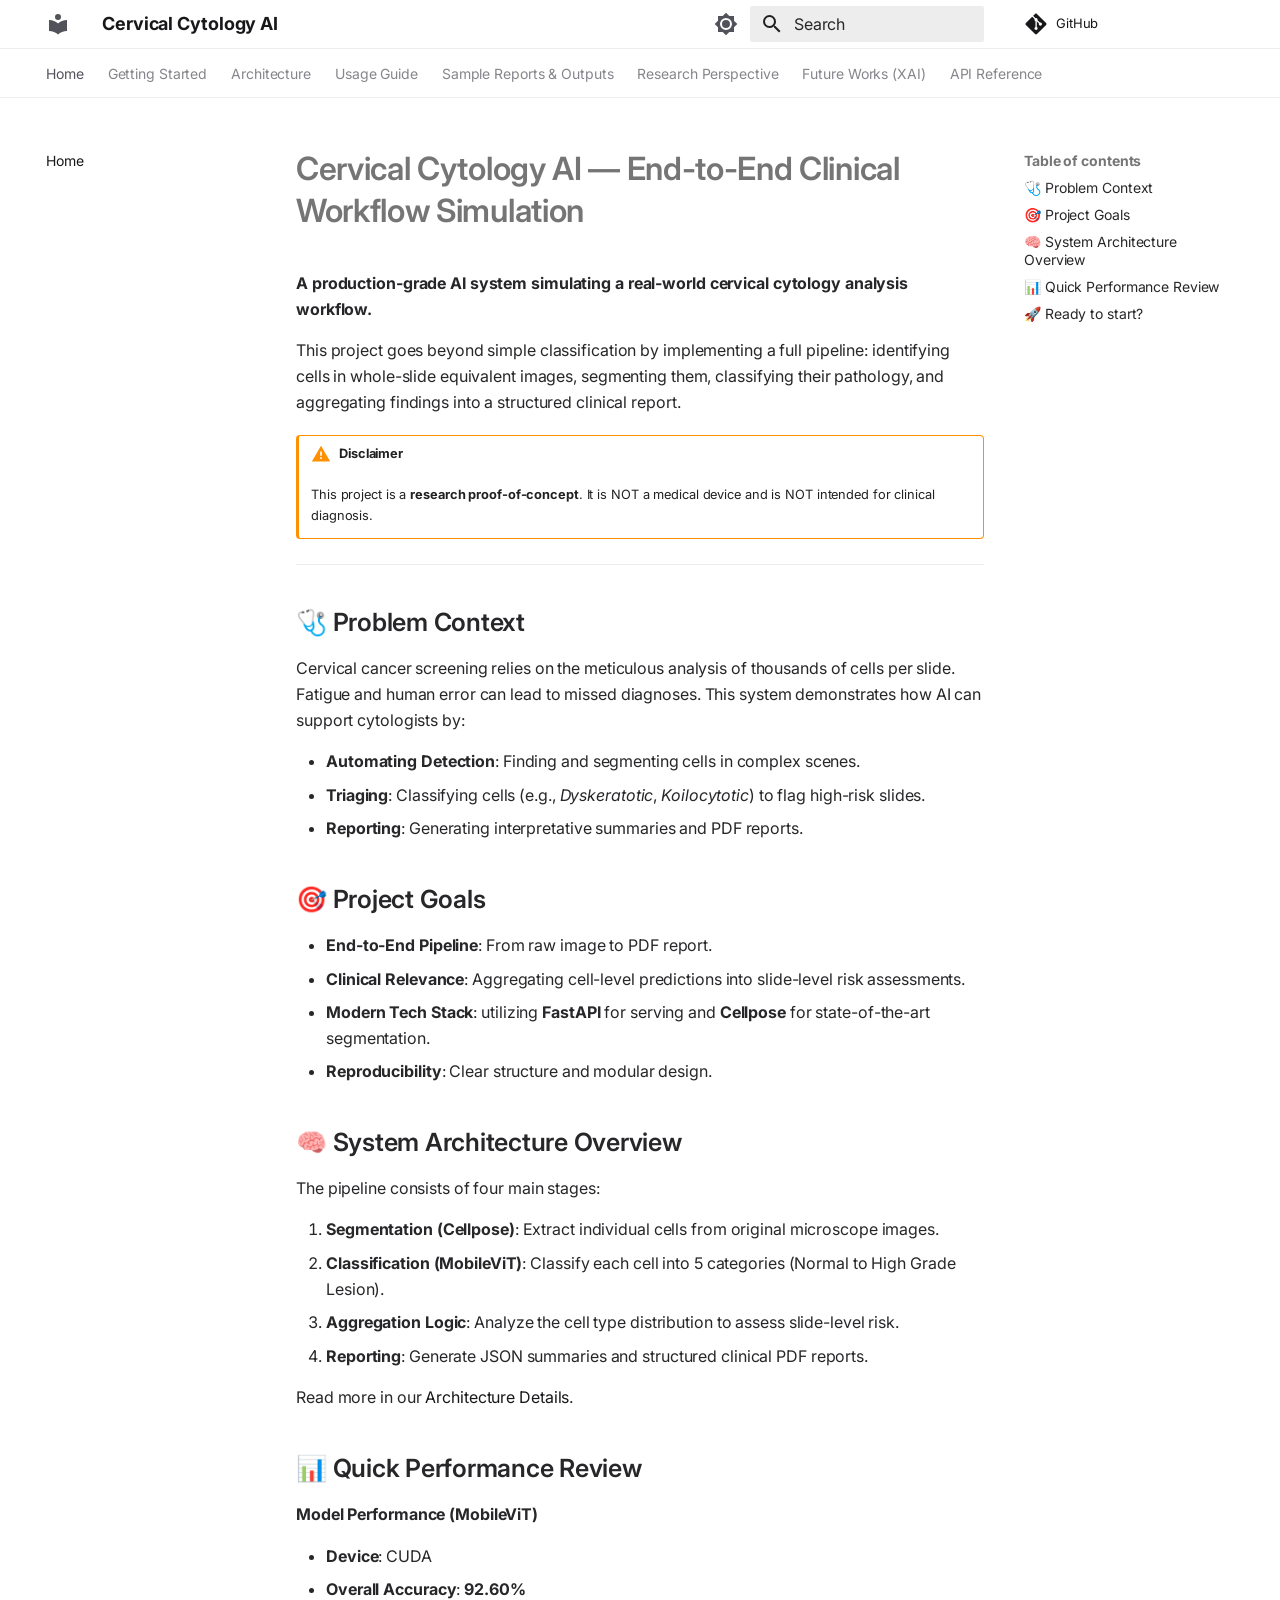
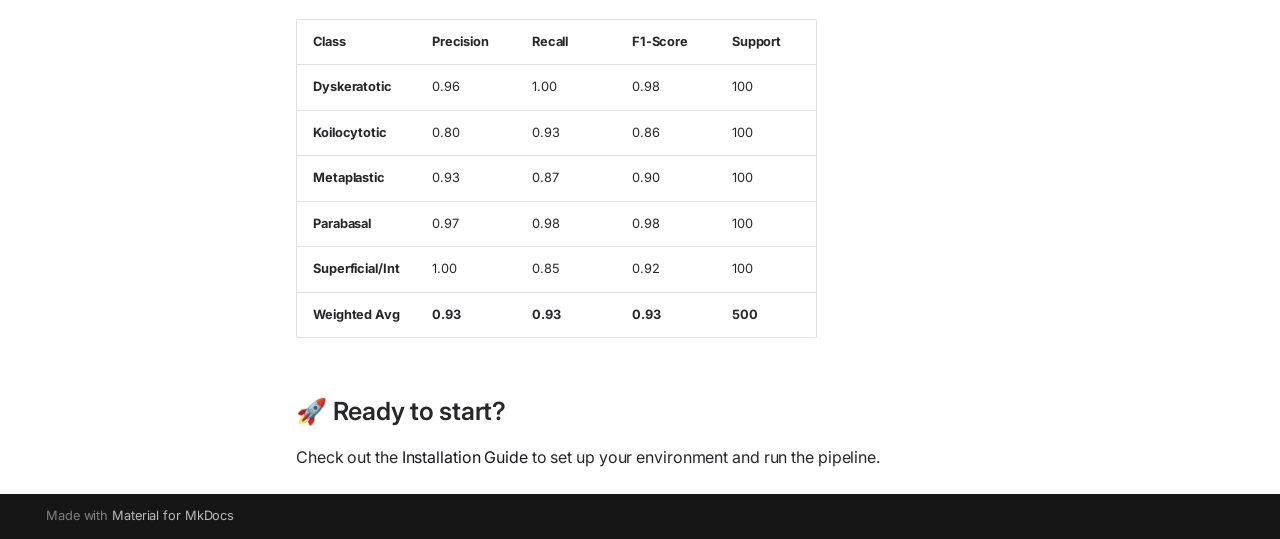
<file: index.html>
<!doctype html>
<html lang="en" class="no-js">
  <head>
    
      <meta charset="utf-8">
      <meta name="viewport" content="width=device-width,initial-scale=1">
      
        <meta name="description" content="End-to-End Clinical Workflow Simulation for Cervical Cytology.">
      
      
        <meta name="author" content="PritamTheCoder">
      
      
      
      
        <link rel="next" href="installation/">
      
      
        
      
      
      <link rel="icon" href="assets/images/favicon.png">
      <meta name="generator" content="mkdocs-1.6.1, mkdocs-material-9.7.6">
    
    
      
        <title>Cervical Cytology AI</title>
      
    
    
      <link rel="stylesheet" href="assets/stylesheets/main.484c7ddc.min.css">
      
        
        <link rel="stylesheet" href="assets/stylesheets/palette.ab4e12ef.min.css">
      
      


    
    
      
    
    
      
        
        
        <link rel="preconnect" href="https://fonts.gstatic.com" crossorigin>
        <link rel="stylesheet" href="https://fonts.googleapis.com/css?family=Inter:300,300i,400,400i,700,700i%7CFira+Code:400,400i,700,700i&display=fallback">
        <style>:root{--md-text-font:"Inter";--md-code-font:"Fira Code"}</style>
      
    
    
      <link rel="stylesheet" href="stylesheets/extra.css">
    
    <script>__md_scope=new URL(".",location),__md_hash=e=>[...e].reduce(((e,_)=>(e<<5)-e+_.charCodeAt(0)),0),__md_get=(e,_=localStorage,t=__md_scope)=>JSON.parse(_.getItem(t.pathname+"."+e)),__md_set=(e,_,t=localStorage,a=__md_scope)=>{try{t.setItem(a.pathname+"."+e,JSON.stringify(_))}catch(e){}}</script>
    
      

    
    
  </head>
  
  
    
    
      
    
    
    
    
    <body dir="ltr" data-md-color-scheme="default" data-md-color-primary="white" data-md-color-accent="black">
  
    
    <input class="md-toggle" data-md-toggle="drawer" type="checkbox" id="__drawer" autocomplete="off">
    <input class="md-toggle" data-md-toggle="search" type="checkbox" id="__search" autocomplete="off">
    <label class="md-overlay" for="__drawer"></label>
    <div data-md-component="skip">
      
        
        <a href="#cervical-cytology-ai-end-to-end-clinical-workflow-simulation" class="md-skip">
          Skip to content
        </a>
      
    </div>
    <div data-md-component="announce">
      
    </div>
    
    
      

<header class="md-header" data-md-component="header">
  <nav class="md-header__inner md-grid" aria-label="Header">
    <a href="." title="Cervical Cytology AI" class="md-header__button md-logo" aria-label="Cervical Cytology AI" data-md-component="logo">
      
  
  <svg xmlns="http://www.w3.org/2000/svg" viewBox="0 0 24 24"><path d="M12 8a3 3 0 0 0 3-3 3 3 0 0 0-3-3 3 3 0 0 0-3 3 3 3 0 0 0 3 3m0 3.54C9.64 9.35 6.5 8 3 8v11c3.5 0 6.64 1.35 9 3.54 2.36-2.19 5.5-3.54 9-3.54V8c-3.5 0-6.64 1.35-9 3.54"/></svg>

    </a>
    <label class="md-header__button md-icon" for="__drawer">
      
      <svg xmlns="http://www.w3.org/2000/svg" viewBox="0 0 24 24"><path d="M3 6h18v2H3zm0 5h18v2H3zm0 5h18v2H3z"/></svg>
    </label>
    <div class="md-header__title" data-md-component="header-title">
      <div class="md-header__ellipsis">
        <div class="md-header__topic">
          <span class="md-ellipsis">
            Cervical Cytology AI
          </span>
        </div>
        <div class="md-header__topic" data-md-component="header-topic">
          <span class="md-ellipsis">
            
              Home
            
          </span>
        </div>
      </div>
    </div>
    
      
        <form class="md-header__option" data-md-component="palette">
  
    
    
    
    <input class="md-option" data-md-color-media="(prefers-color-scheme: light)" data-md-color-scheme="default" data-md-color-primary="white" data-md-color-accent="black"  aria-label="Switch to dark mode"  type="radio" name="__palette" id="__palette_0">
    
      <label class="md-header__button md-icon" title="Switch to dark mode" for="__palette_1" hidden>
        <svg xmlns="http://www.w3.org/2000/svg" viewBox="0 0 24 24"><path d="M12 8a4 4 0 0 0-4 4 4 4 0 0 0 4 4 4 4 0 0 0 4-4 4 4 0 0 0-4-4m0 10a6 6 0 0 1-6-6 6 6 0 0 1 6-6 6 6 0 0 1 6 6 6 6 0 0 1-6 6m8-9.31V4h-4.69L12 .69 8.69 4H4v4.69L.69 12 4 15.31V20h4.69L12 23.31 15.31 20H20v-4.69L23.31 12z"/></svg>
      </label>
    
  
    
    
    
    <input class="md-option" data-md-color-media="(prefers-color-scheme: dark)" data-md-color-scheme="slate" data-md-color-primary="black" data-md-color-accent="white"  aria-label="Switch to light mode"  type="radio" name="__palette" id="__palette_1">
    
      <label class="md-header__button md-icon" title="Switch to light mode" for="__palette_0" hidden>
        <svg xmlns="http://www.w3.org/2000/svg" viewBox="0 0 24 24"><path d="M12 18c-.89 0-1.74-.2-2.5-.55C11.56 16.5 13 14.42 13 12s-1.44-4.5-3.5-5.45C10.26 6.2 11.11 6 12 6a6 6 0 0 1 6 6 6 6 0 0 1-6 6m8-9.31V4h-4.69L12 .69 8.69 4H4v4.69L.69 12 4 15.31V20h4.69L12 23.31 15.31 20H20v-4.69L23.31 12z"/></svg>
      </label>
    
  
</form>
      
    
    
      <script>var palette=__md_get("__palette");if(palette&&palette.color){if("(prefers-color-scheme)"===palette.color.media){var media=matchMedia("(prefers-color-scheme: light)"),input=document.querySelector(media.matches?"[data-md-color-media='(prefers-color-scheme: light)']":"[data-md-color-media='(prefers-color-scheme: dark)']");palette.color.media=input.getAttribute("data-md-color-media"),palette.color.scheme=input.getAttribute("data-md-color-scheme"),palette.color.primary=input.getAttribute("data-md-color-primary"),palette.color.accent=input.getAttribute("data-md-color-accent")}for(var[key,value]of Object.entries(palette.color))document.body.setAttribute("data-md-color-"+key,value)}</script>
    
    
    
      
      
        <label class="md-header__button md-icon" for="__search">
          
          <svg xmlns="http://www.w3.org/2000/svg" viewBox="0 0 24 24"><path d="M9.5 3A6.5 6.5 0 0 1 16 9.5c0 1.61-.59 3.09-1.56 4.23l.27.27h.79l5 5-1.5 1.5-5-5v-.79l-.27-.27A6.52 6.52 0 0 1 9.5 16 6.5 6.5 0 0 1 3 9.5 6.5 6.5 0 0 1 9.5 3m0 2C7 5 5 7 5 9.5S7 14 9.5 14 14 12 14 9.5 12 5 9.5 5"/></svg>
        </label>
        <div class="md-search" data-md-component="search" role="dialog">
  <label class="md-search__overlay" for="__search"></label>
  <div class="md-search__inner" role="search">
    <form class="md-search__form" name="search">
      <input type="text" class="md-search__input" name="query" aria-label="Search" placeholder="Search" autocapitalize="off" autocorrect="off" autocomplete="off" spellcheck="false" data-md-component="search-query" required>
      <label class="md-search__icon md-icon" for="__search">
        
        <svg xmlns="http://www.w3.org/2000/svg" viewBox="0 0 24 24"><path d="M9.5 3A6.5 6.5 0 0 1 16 9.5c0 1.61-.59 3.09-1.56 4.23l.27.27h.79l5 5-1.5 1.5-5-5v-.79l-.27-.27A6.52 6.52 0 0 1 9.5 16 6.5 6.5 0 0 1 3 9.5 6.5 6.5 0 0 1 9.5 3m0 2C7 5 5 7 5 9.5S7 14 9.5 14 14 12 14 9.5 12 5 9.5 5"/></svg>
        
        <svg xmlns="http://www.w3.org/2000/svg" viewBox="0 0 24 24"><path d="M20 11v2H8l5.5 5.5-1.42 1.42L4.16 12l7.92-7.92L13.5 5.5 8 11z"/></svg>
      </label>
      <nav class="md-search__options" aria-label="Search">
        
          <a href="javascript:void(0)" class="md-search__icon md-icon" title="Share" aria-label="Share" data-clipboard data-clipboard-text="" data-md-component="search-share" tabindex="-1">
            
            <svg xmlns="http://www.w3.org/2000/svg" viewBox="0 0 24 24"><path d="M18 16.08c-.76 0-1.44.3-1.96.77L8.91 12.7c.05-.23.09-.46.09-.7s-.04-.47-.09-.7l7.05-4.11c.54.5 1.25.81 2.04.81a3 3 0 0 0 3-3 3 3 0 0 0-3-3 3 3 0 0 0-3 3c0 .24.04.47.09.7L8.04 9.81C7.5 9.31 6.79 9 6 9a3 3 0 0 0-3 3 3 3 0 0 0 3 3c.79 0 1.5-.31 2.04-.81l7.12 4.15c-.05.21-.08.43-.08.66 0 1.61 1.31 2.91 2.92 2.91s2.92-1.3 2.92-2.91A2.92 2.92 0 0 0 18 16.08"/></svg>
          </a>
        
        <button type="reset" class="md-search__icon md-icon" title="Clear" aria-label="Clear" tabindex="-1">
          
          <svg xmlns="http://www.w3.org/2000/svg" viewBox="0 0 24 24"><path d="M19 6.41 17.59 5 12 10.59 6.41 5 5 6.41 10.59 12 5 17.59 6.41 19 12 13.41 17.59 19 19 17.59 13.41 12z"/></svg>
        </button>
      </nav>
      
        <div class="md-search__suggest" data-md-component="search-suggest"></div>
      
    </form>
    <div class="md-search__output">
      <div class="md-search__scrollwrap" tabindex="0" data-md-scrollfix>
        <div class="md-search-result" data-md-component="search-result">
          <div class="md-search-result__meta">
            Initializing search
          </div>
          <ol class="md-search-result__list" role="presentation"></ol>
        </div>
      </div>
    </div>
  </div>
</div>
      
    
    
      <div class="md-header__source">
        <a href="https://github.com/PritamTheCoder/cervical_cytology_ai" title="Go to repository" class="md-source" data-md-component="source">
  <div class="md-source__icon md-icon">
    
    <svg xmlns="http://www.w3.org/2000/svg" viewBox="0 0 448 512"><!--! Font Awesome Free 7.1.0 by @fontawesome - https://fontawesome.com License - https://fontawesome.com/license/free (Icons: CC BY 4.0, Fonts: SIL OFL 1.1, Code: MIT License) Copyright 2025 Fonticons, Inc.--><path d="M439.6 236.1 244 40.5c-5.4-5.5-12.8-8.5-20.4-8.5s-15 3-20.4 8.4L162.5 81l51.5 51.5c27.1-9.1 52.7 16.8 43.4 43.7l49.7 49.7c34.2-11.8 61.2 31 35.5 56.7-26.5 26.5-70.2-2.9-56-37.3L240.3 199v121.9c25.3 12.5 22.3 41.8 9.1 55-6.4 6.4-15.2 10.1-24.3 10.1s-17.8-3.6-24.3-10.1c-17.6-17.6-11.1-46.9 11.2-56v-123c-20.8-8.5-24.6-30.7-18.6-45L142.6 101 8.5 235.1C3 240.6 0 247.9 0 255.5s3 15 8.5 20.4l195.6 195.7c5.4 5.4 12.7 8.4 20.4 8.4s15-3 20.4-8.4l194.7-194.7c5.4-5.4 8.4-12.8 8.4-20.4s-3-15-8.4-20.4"/></svg>
  </div>
  <div class="md-source__repository">
    GitHub
  </div>
</a>
      </div>
    
  </nav>
  
</header>
    
    <div class="md-container" data-md-component="container">
      
      
        
          
            
<nav class="md-tabs" aria-label="Tabs" data-md-component="tabs">
  <div class="md-grid">
    <ul class="md-tabs__list">
      
        
  
  
  
    
  
  
    <li class="md-tabs__item md-tabs__item--active">
      <a href="." class="md-tabs__link">
        
  
  
    
  
  Home

      </a>
    </li>
  

      
        
  
  
  
  
    <li class="md-tabs__item">
      <a href="installation/" class="md-tabs__link">
        
  
  
    
  
  Getting Started

      </a>
    </li>
  

      
        
  
  
  
  
    <li class="md-tabs__item">
      <a href="architecture/" class="md-tabs__link">
        
  
  
    
  
  Architecture

      </a>
    </li>
  

      
        
  
  
  
  
    <li class="md-tabs__item">
      <a href="usage/" class="md-tabs__link">
        
  
  
    
  
  Usage Guide

      </a>
    </li>
  

      
        
  
  
  
  
    <li class="md-tabs__item">
      <a href="sample_reports/" class="md-tabs__link">
        
  
  
    
  
  Sample Reports & Outputs

      </a>
    </li>
  

      
        
  
  
  
  
    <li class="md-tabs__item">
      <a href="research_perspective/" class="md-tabs__link">
        
  
  
    
  
  Research Perspective

      </a>
    </li>
  

      
        
  
  
  
  
    <li class="md-tabs__item">
      <a href="explainable/implementation_plan/" class="md-tabs__link">
        
  
  
    
  
  Future Works (XAI)

      </a>
    </li>
  

      
        
  
  
  
  
    
    
      <li class="md-tabs__item">
        <a href="reference/data/" class="md-tabs__link">
          
  
  
    
  
  API Reference

        </a>
      </li>
    
  

      
    </ul>
  </div>
</nav>
          
        
      
      <main class="md-main" data-md-component="main">
        <div class="md-main__inner md-grid">
          
            
              
              <div class="md-sidebar md-sidebar--primary" data-md-component="sidebar" data-md-type="navigation" >
                <div class="md-sidebar__scrollwrap">
                  <div class="md-sidebar__inner">
                    


  


<nav class="md-nav md-nav--primary md-nav--lifted" aria-label="Navigation" data-md-level="0">
  <label class="md-nav__title" for="__drawer">
    <a href="." title="Cervical Cytology AI" class="md-nav__button md-logo" aria-label="Cervical Cytology AI" data-md-component="logo">
      
  
  <svg xmlns="http://www.w3.org/2000/svg" viewBox="0 0 24 24"><path d="M12 8a3 3 0 0 0 3-3 3 3 0 0 0-3-3 3 3 0 0 0-3 3 3 3 0 0 0 3 3m0 3.54C9.64 9.35 6.5 8 3 8v11c3.5 0 6.64 1.35 9 3.54 2.36-2.19 5.5-3.54 9-3.54V8c-3.5 0-6.64 1.35-9 3.54"/></svg>

    </a>
    Cervical Cytology AI
  </label>
  
    <div class="md-nav__source">
      <a href="https://github.com/PritamTheCoder/cervical_cytology_ai" title="Go to repository" class="md-source" data-md-component="source">
  <div class="md-source__icon md-icon">
    
    <svg xmlns="http://www.w3.org/2000/svg" viewBox="0 0 448 512"><!--! Font Awesome Free 7.1.0 by @fontawesome - https://fontawesome.com License - https://fontawesome.com/license/free (Icons: CC BY 4.0, Fonts: SIL OFL 1.1, Code: MIT License) Copyright 2025 Fonticons, Inc.--><path d="M439.6 236.1 244 40.5c-5.4-5.5-12.8-8.5-20.4-8.5s-15 3-20.4 8.4L162.5 81l51.5 51.5c27.1-9.1 52.7 16.8 43.4 43.7l49.7 49.7c34.2-11.8 61.2 31 35.5 56.7-26.5 26.5-70.2-2.9-56-37.3L240.3 199v121.9c25.3 12.5 22.3 41.8 9.1 55-6.4 6.4-15.2 10.1-24.3 10.1s-17.8-3.6-24.3-10.1c-17.6-17.6-11.1-46.9 11.2-56v-123c-20.8-8.5-24.6-30.7-18.6-45L142.6 101 8.5 235.1C3 240.6 0 247.9 0 255.5s3 15 8.5 20.4l195.6 195.7c5.4 5.4 12.7 8.4 20.4 8.4s15-3 20.4-8.4l194.7-194.7c5.4-5.4 8.4-12.8 8.4-20.4s-3-15-8.4-20.4"/></svg>
  </div>
  <div class="md-source__repository">
    GitHub
  </div>
</a>
    </div>
  
  <ul class="md-nav__list" data-md-scrollfix>
    
      
      
  
  
    
  
  
  
    <li class="md-nav__item md-nav__item--active">
      
      <input class="md-nav__toggle md-toggle" type="checkbox" id="__toc">
      
      
        
      
      
        <label class="md-nav__link md-nav__link--active" for="__toc">
          
  
  
  <span class="md-ellipsis">
    
  
    Home
  

    
  </span>
  
  

          <span class="md-nav__icon md-icon"></span>
        </label>
      
      <a href="." class="md-nav__link md-nav__link--active">
        
  
  
  <span class="md-ellipsis">
    
  
    Home
  

    
  </span>
  
  

      </a>
      
        

<nav class="md-nav md-nav--secondary" aria-label="Table of contents">
  
  
  
    
  
  
    <label class="md-nav__title" for="__toc">
      <span class="md-nav__icon md-icon"></span>
      Table of contents
    </label>
    <ul class="md-nav__list" data-md-component="toc" data-md-scrollfix>
      
        <li class="md-nav__item">
  <a href="#problem-context" class="md-nav__link">
    <span class="md-ellipsis">
      
        🩺 Problem Context
      
    </span>
  </a>
  
</li>
      
        <li class="md-nav__item">
  <a href="#project-goals" class="md-nav__link">
    <span class="md-ellipsis">
      
        🎯 Project Goals
      
    </span>
  </a>
  
</li>
      
        <li class="md-nav__item">
  <a href="#system-architecture-overview" class="md-nav__link">
    <span class="md-ellipsis">
      
        🧠 System Architecture Overview
      
    </span>
  </a>
  
</li>
      
        <li class="md-nav__item">
  <a href="#quick-performance-review" class="md-nav__link">
    <span class="md-ellipsis">
      
        📊 Quick Performance Review
      
    </span>
  </a>
  
</li>
      
        <li class="md-nav__item">
  <a href="#ready-to-start" class="md-nav__link">
    <span class="md-ellipsis">
      
        🚀 Ready to start?
      
    </span>
  </a>
  
</li>
      
    </ul>
  
</nav>
      
    </li>
  

    
      
      
  
  
  
  
    <li class="md-nav__item">
      <a href="installation/" class="md-nav__link">
        
  
  
  <span class="md-ellipsis">
    
  
    Getting Started
  

    
  </span>
  
  

      </a>
    </li>
  

    
      
      
  
  
  
  
    <li class="md-nav__item">
      <a href="architecture/" class="md-nav__link">
        
  
  
  <span class="md-ellipsis">
    
  
    Architecture
  

    
  </span>
  
  

      </a>
    </li>
  

    
      
      
  
  
  
  
    <li class="md-nav__item">
      <a href="usage/" class="md-nav__link">
        
  
  
  <span class="md-ellipsis">
    
  
    Usage Guide
  

    
  </span>
  
  

      </a>
    </li>
  

    
      
      
  
  
  
  
    <li class="md-nav__item">
      <a href="sample_reports/" class="md-nav__link">
        
  
  
  <span class="md-ellipsis">
    
  
    Sample Reports & Outputs
  

    
  </span>
  
  

      </a>
    </li>
  

    
      
      
  
  
  
  
    <li class="md-nav__item">
      <a href="research_perspective/" class="md-nav__link">
        
  
  
  <span class="md-ellipsis">
    
  
    Research Perspective
  

    
  </span>
  
  

      </a>
    </li>
  

    
      
      
  
  
  
  
    <li class="md-nav__item">
      <a href="explainable/implementation_plan/" class="md-nav__link">
        
  
  
  <span class="md-ellipsis">
    
  
    Future Works (XAI)
  

    
  </span>
  
  

      </a>
    </li>
  

    
      
      
  
  
  
  
    
    
      
        
      
        
      
        
      
        
      
        
      
    
    
    
      
      
    
    
    <li class="md-nav__item md-nav__item--nested">
      
        
        
        <input class="md-nav__toggle md-toggle " type="checkbox" id="__nav_8" >
        
          
          <label class="md-nav__link" for="__nav_8" id="__nav_8_label" tabindex="0">
            
  
  
  <span class="md-ellipsis">
    
  
    API Reference
  

    
  </span>
  
  

            <span class="md-nav__icon md-icon"></span>
          </label>
        
        <nav class="md-nav" data-md-level="1" aria-labelledby="__nav_8_label" aria-expanded="false">
          <label class="md-nav__title" for="__nav_8">
            <span class="md-nav__icon md-icon"></span>
            
  
    API Reference
  

          </label>
          <ul class="md-nav__list" data-md-scrollfix>
            
              
                
  
  
  
  
    <li class="md-nav__item">
      <a href="reference/data/" class="md-nav__link">
        
  
  
  <span class="md-ellipsis">
    
  
    Data Handlers
  

    
  </span>
  
  

      </a>
    </li>
  

              
            
              
                
  
  
  
  
    <li class="md-nav__item">
      <a href="reference/segmentation/" class="md-nav__link">
        
  
  
  <span class="md-ellipsis">
    
  
    Segmentation (Cellpose)
  

    
  </span>
  
  

      </a>
    </li>
  

              
            
              
                
  
  
  
  
    <li class="md-nav__item">
      <a href="reference/classification/" class="md-nav__link">
        
  
  
  <span class="md-ellipsis">
    
  
    Classification (MobileViT)
  

    
  </span>
  
  

      </a>
    </li>
  

              
            
              
                
  
  
  
  
    <li class="md-nav__item">
      <a href="reference/reporting/" class="md-nav__link">
        
  
  
  <span class="md-ellipsis">
    
  
    Aggregation & Reporting
  

    
  </span>
  
  

      </a>
    </li>
  

              
            
              
                
  
  
  
  
    <li class="md-nav__item">
      <a href="reference/experiments/" class="md-nav__link">
        
  
  
  <span class="md-ellipsis">
    
  
    Experiments
  

    
  </span>
  
  

      </a>
    </li>
  

              
            
          </ul>
        </nav>
      
    </li>
  

    
  </ul>
</nav>
                  </div>
                </div>
              </div>
            
            
              
              <div class="md-sidebar md-sidebar--secondary" data-md-component="sidebar" data-md-type="toc" >
                <div class="md-sidebar__scrollwrap">
                  <div class="md-sidebar__inner">
                    

<nav class="md-nav md-nav--secondary" aria-label="Table of contents">
  
  
  
    
  
  
    <label class="md-nav__title" for="__toc">
      <span class="md-nav__icon md-icon"></span>
      Table of contents
    </label>
    <ul class="md-nav__list" data-md-component="toc" data-md-scrollfix>
      
        <li class="md-nav__item">
  <a href="#problem-context" class="md-nav__link">
    <span class="md-ellipsis">
      
        🩺 Problem Context
      
    </span>
  </a>
  
</li>
      
        <li class="md-nav__item">
  <a href="#project-goals" class="md-nav__link">
    <span class="md-ellipsis">
      
        🎯 Project Goals
      
    </span>
  </a>
  
</li>
      
        <li class="md-nav__item">
  <a href="#system-architecture-overview" class="md-nav__link">
    <span class="md-ellipsis">
      
        🧠 System Architecture Overview
      
    </span>
  </a>
  
</li>
      
        <li class="md-nav__item">
  <a href="#quick-performance-review" class="md-nav__link">
    <span class="md-ellipsis">
      
        📊 Quick Performance Review
      
    </span>
  </a>
  
</li>
      
        <li class="md-nav__item">
  <a href="#ready-to-start" class="md-nav__link">
    <span class="md-ellipsis">
      
        🚀 Ready to start?
      
    </span>
  </a>
  
</li>
      
    </ul>
  
</nav>
                  </div>
                </div>
              </div>
            
          
          
            <div class="md-content" data-md-component="content">
              
              <article class="md-content__inner md-typeset">
                
                  


  
  


<h1 id="cervical-cytology-ai-end-to-end-clinical-workflow-simulation">Cervical Cytology AI — End-to-End Clinical Workflow Simulation<a class="headerlink" href="#cervical-cytology-ai-end-to-end-clinical-workflow-simulation" title="Permanent link">&para;</a></h1>
<p><strong>A production-grade AI system simulating a real-world cervical cytology analysis workflow.</strong></p>
<p>This project goes beyond simple classification by implementing a full pipeline: identifying cells in whole-slide equivalent images, segmenting them, classifying their pathology, and aggregating findings into a structured clinical report.</p>
<div class="admonition warning">
<p class="admonition-title">Disclaimer</p>
<p>This project is a <strong>research proof-of-concept</strong>. It is NOT a medical device and is NOT intended for clinical diagnosis.</p>
</div>
<hr />
<h2 id="problem-context">🩺 Problem Context<a class="headerlink" href="#problem-context" title="Permanent link">&para;</a></h2>
<p>Cervical cancer screening relies on the meticulous analysis of thousands of cells per slide. Fatigue and human error can lead to missed diagnoses. This system demonstrates how AI can support cytologists by:</p>
<ul>
<li><strong>Automating Detection</strong>: Finding and segmenting cells in complex scenes.</li>
<li><strong>Triaging</strong>: Classifying cells (e.g., <em>Dyskeratotic</em>, <em>Koilocytotic</em>) to flag high-risk slides.</li>
<li><strong>Reporting</strong>: Generating interpretative summaries and PDF reports.</li>
</ul>
<h2 id="project-goals">🎯 Project Goals<a class="headerlink" href="#project-goals" title="Permanent link">&para;</a></h2>
<ul>
<li><strong>End-to-End Pipeline</strong>: From raw image to PDF report.</li>
<li><strong>Clinical Relevance</strong>: Aggregating cell-level predictions into slide-level risk assessments.</li>
<li><strong>Modern Tech Stack</strong>: utilizing <strong>FastAPI</strong> for serving and <strong>Cellpose</strong> for state-of-the-art segmentation.</li>
<li><strong>Reproducibility</strong>: Clear structure and modular design.</li>
</ul>
<h2 id="system-architecture-overview">🧠 System Architecture Overview<a class="headerlink" href="#system-architecture-overview" title="Permanent link">&para;</a></h2>
<p>The pipeline consists of four main stages:</p>
<ol>
<li><strong>Segmentation (Cellpose)</strong>: Extract individual cells from original microscope images.</li>
<li><strong>Classification (MobileViT)</strong>: Classify each cell into 5 categories (Normal to High Grade Lesion).</li>
<li><strong>Aggregation Logic</strong>: Analyze the cell type distribution to assess slide-level risk.</li>
<li><strong>Reporting</strong>: Generate JSON summaries and structured clinical PDF reports.</li>
</ol>
<p>Read more in our <a href="architecture/">Architecture Details</a>.</p>
<h2 id="quick-performance-review">📊 Quick Performance Review<a class="headerlink" href="#quick-performance-review" title="Permanent link">&para;</a></h2>
<p><strong>Model Performance (MobileViT)</strong></p>
<ul>
<li><strong>Device</strong>: CUDA</li>
<li><strong>Overall Accuracy</strong>: <strong>92.60%</strong></li>
</ul>
<table>
<thead>
<tr>
<th style="text-align: left;">Class</th>
<th style="text-align: left;">Precision</th>
<th style="text-align: left;">Recall</th>
<th style="text-align: left;">F1-Score</th>
<th style="text-align: left;">Support</th>
</tr>
</thead>
<tbody>
<tr>
<td style="text-align: left;"><strong>Dyskeratotic</strong></td>
<td style="text-align: left;">0.96</td>
<td style="text-align: left;">1.00</td>
<td style="text-align: left;">0.98</td>
<td style="text-align: left;">100</td>
</tr>
<tr>
<td style="text-align: left;"><strong>Koilocytotic</strong></td>
<td style="text-align: left;">0.80</td>
<td style="text-align: left;">0.93</td>
<td style="text-align: left;">0.86</td>
<td style="text-align: left;">100</td>
</tr>
<tr>
<td style="text-align: left;"><strong>Metaplastic</strong></td>
<td style="text-align: left;">0.93</td>
<td style="text-align: left;">0.87</td>
<td style="text-align: left;">0.90</td>
<td style="text-align: left;">100</td>
</tr>
<tr>
<td style="text-align: left;"><strong>Parabasal</strong></td>
<td style="text-align: left;">0.97</td>
<td style="text-align: left;">0.98</td>
<td style="text-align: left;">0.98</td>
<td style="text-align: left;">100</td>
</tr>
<tr>
<td style="text-align: left;"><strong>Superficial/Int</strong></td>
<td style="text-align: left;">1.00</td>
<td style="text-align: left;">0.85</td>
<td style="text-align: left;">0.92</td>
<td style="text-align: left;">100</td>
</tr>
<tr>
<td style="text-align: left;"><strong>Weighted Avg</strong></td>
<td style="text-align: left;"><strong>0.93</strong></td>
<td style="text-align: left;"><strong>0.93</strong></td>
<td style="text-align: left;"><strong>0.93</strong></td>
<td style="text-align: left;"><strong>500</strong></td>
</tr>
</tbody>
</table>
<h2 id="ready-to-start">🚀 Ready to start?<a class="headerlink" href="#ready-to-start" title="Permanent link">&para;</a></h2>
<p>Check out the <a href="installation/">Installation Guide</a> to set up your environment and run the pipeline.</p>












                
              </article>
            </div>
          
          
<script>var target=document.getElementById(location.hash.slice(1));target&&target.name&&(target.checked=target.name.startsWith("__tabbed_"))</script>
        </div>
        
          <button type="button" class="md-top md-icon" data-md-component="top" hidden>
  
  <svg xmlns="http://www.w3.org/2000/svg" viewBox="0 0 24 24"><path d="M13 20h-2V8l-5.5 5.5-1.42-1.42L12 4.16l7.92 7.92-1.42 1.42L13 8z"/></svg>
  Back to top
</button>
        
      </main>
      
        <footer class="md-footer">
  
  <div class="md-footer-meta md-typeset">
    <div class="md-footer-meta__inner md-grid">
      <div class="md-copyright">
  
  
    Made with
    <a href="https://squidfunk.github.io/mkdocs-material/" target="_blank" rel="noopener">
      Material for MkDocs
    </a>
  
</div>
      
    </div>
  </div>
</footer>
      
    </div>
    <div class="md-dialog" data-md-component="dialog">
      <div class="md-dialog__inner md-typeset"></div>
    </div>
    
    
    
      
      
      <script id="__config" type="application/json">{"annotate": null, "base": ".", "features": ["navigation.tabs", "navigation.indexes", "navigation.top", "search.suggest", "search.highlight", "search.share", "content.code.copy", "content.code.annotate"], "search": "assets/javascripts/workers/search.2c215733.min.js", "tags": null, "translations": {"clipboard.copied": "Copied to clipboard", "clipboard.copy": "Copy to clipboard", "search.result.more.one": "1 more on this page", "search.result.more.other": "# more on this page", "search.result.none": "No matching documents", "search.result.one": "1 matching document", "search.result.other": "# matching documents", "search.result.placeholder": "Type to start searching", "search.result.term.missing": "Missing", "select.version": "Select version"}, "version": null}</script>
    
    
      <script src="assets/javascripts/bundle.79ae519e.min.js"></script>
      
    
  </body>
</html>
</file>
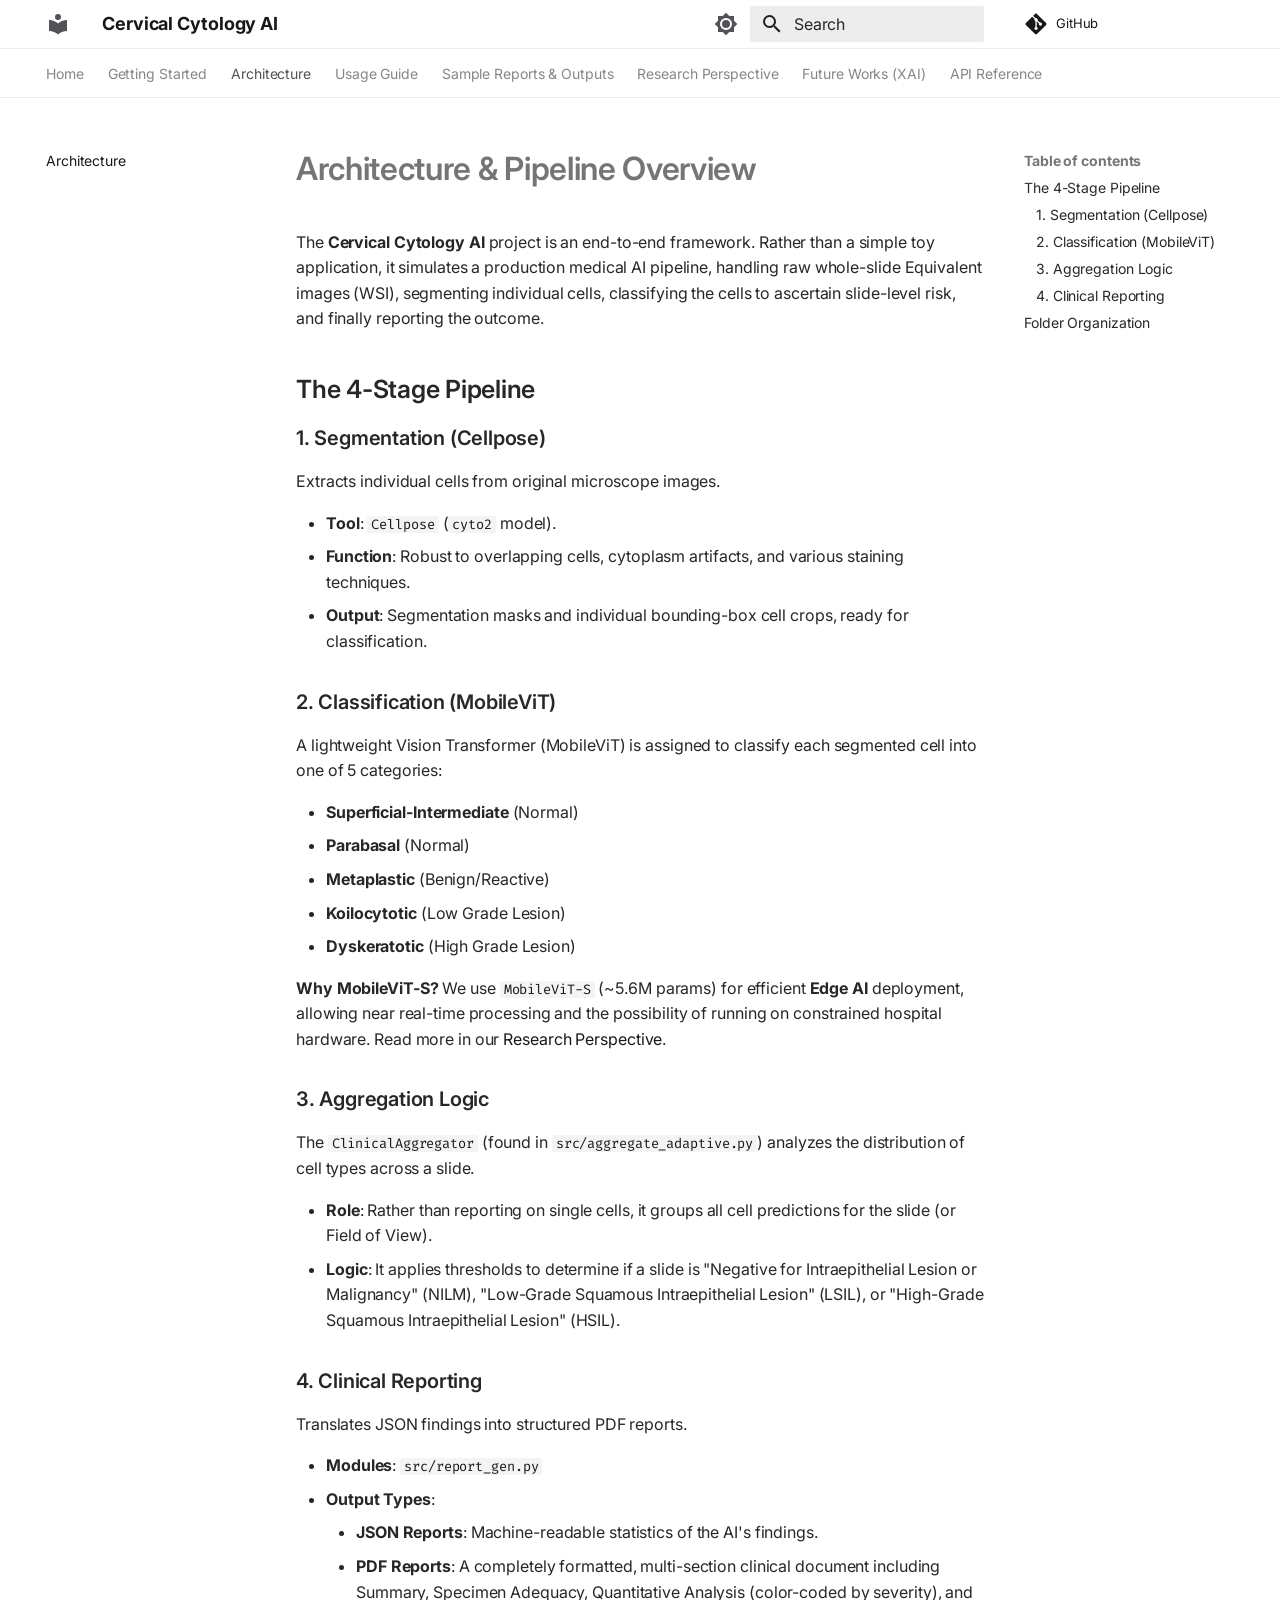
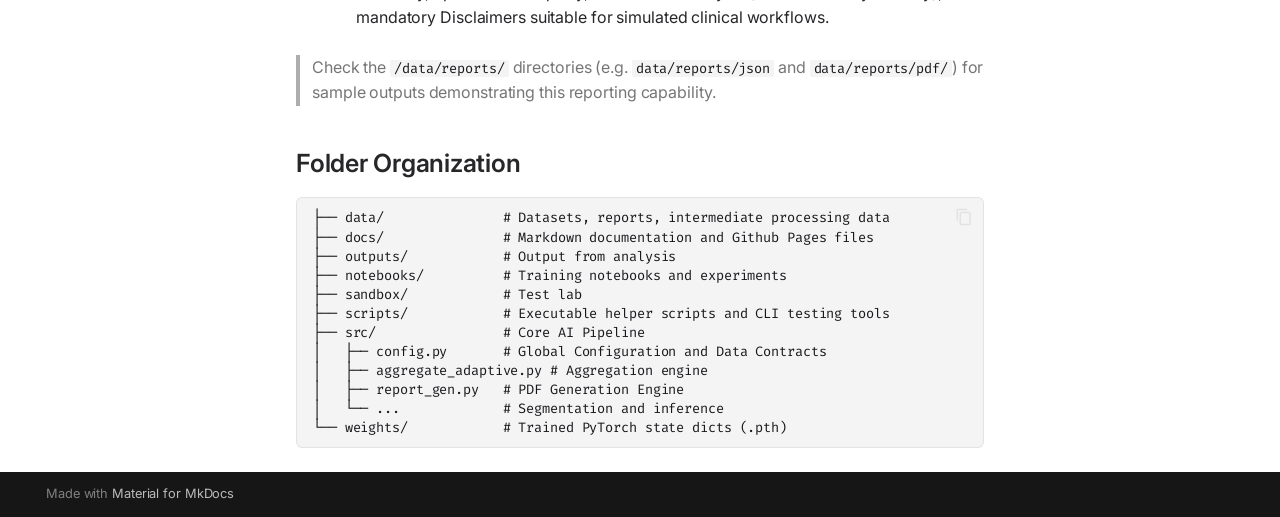
<file: architecture/index.html>
<!doctype html>
<html lang="en" class="no-js">
  <head>
    
      <meta charset="utf-8">
      <meta name="viewport" content="width=device-width,initial-scale=1">
      
        <meta name="description" content="End-to-End Clinical Workflow Simulation for Cervical Cytology.">
      
      
        <meta name="author" content="PritamTheCoder">
      
      
      
        <link rel="prev" href="../installation/">
      
      
        <link rel="next" href="../usage/">
      
      
        
      
      
      <link rel="icon" href="../assets/images/favicon.png">
      <meta name="generator" content="mkdocs-1.6.1, mkdocs-material-9.7.6">
    
    
      
        <title>Architecture - Cervical Cytology AI</title>
      
    
    
      <link rel="stylesheet" href="../assets/stylesheets/main.484c7ddc.min.css">
      
        
        <link rel="stylesheet" href="../assets/stylesheets/palette.ab4e12ef.min.css">
      
      


    
    
      
    
    
      
        
        
        <link rel="preconnect" href="https://fonts.gstatic.com" crossorigin>
        <link rel="stylesheet" href="https://fonts.googleapis.com/css?family=Inter:300,300i,400,400i,700,700i%7CFira+Code:400,400i,700,700i&display=fallback">
        <style>:root{--md-text-font:"Inter";--md-code-font:"Fira Code"}</style>
      
    
    
      <link rel="stylesheet" href="../stylesheets/extra.css">
    
    <script>__md_scope=new URL("..",location),__md_hash=e=>[...e].reduce(((e,_)=>(e<<5)-e+_.charCodeAt(0)),0),__md_get=(e,_=localStorage,t=__md_scope)=>JSON.parse(_.getItem(t.pathname+"."+e)),__md_set=(e,_,t=localStorage,a=__md_scope)=>{try{t.setItem(a.pathname+"."+e,JSON.stringify(_))}catch(e){}}</script>
    
      

    
    
  </head>
  
  
    
    
      
    
    
    
    
    <body dir="ltr" data-md-color-scheme="default" data-md-color-primary="white" data-md-color-accent="black">
  
    
    <input class="md-toggle" data-md-toggle="drawer" type="checkbox" id="__drawer" autocomplete="off">
    <input class="md-toggle" data-md-toggle="search" type="checkbox" id="__search" autocomplete="off">
    <label class="md-overlay" for="__drawer"></label>
    <div data-md-component="skip">
      
        
        <a href="#architecture-pipeline-overview" class="md-skip">
          Skip to content
        </a>
      
    </div>
    <div data-md-component="announce">
      
    </div>
    
    
      

<header class="md-header" data-md-component="header">
  <nav class="md-header__inner md-grid" aria-label="Header">
    <a href=".." title="Cervical Cytology AI" class="md-header__button md-logo" aria-label="Cervical Cytology AI" data-md-component="logo">
      
  
  <svg xmlns="http://www.w3.org/2000/svg" viewBox="0 0 24 24"><path d="M12 8a3 3 0 0 0 3-3 3 3 0 0 0-3-3 3 3 0 0 0-3 3 3 3 0 0 0 3 3m0 3.54C9.64 9.35 6.5 8 3 8v11c3.5 0 6.64 1.35 9 3.54 2.36-2.19 5.5-3.54 9-3.54V8c-3.5 0-6.64 1.35-9 3.54"/></svg>

    </a>
    <label class="md-header__button md-icon" for="__drawer">
      
      <svg xmlns="http://www.w3.org/2000/svg" viewBox="0 0 24 24"><path d="M3 6h18v2H3zm0 5h18v2H3zm0 5h18v2H3z"/></svg>
    </label>
    <div class="md-header__title" data-md-component="header-title">
      <div class="md-header__ellipsis">
        <div class="md-header__topic">
          <span class="md-ellipsis">
            Cervical Cytology AI
          </span>
        </div>
        <div class="md-header__topic" data-md-component="header-topic">
          <span class="md-ellipsis">
            
              Architecture
            
          </span>
        </div>
      </div>
    </div>
    
      
        <form class="md-header__option" data-md-component="palette">
  
    
    
    
    <input class="md-option" data-md-color-media="(prefers-color-scheme: light)" data-md-color-scheme="default" data-md-color-primary="white" data-md-color-accent="black"  aria-label="Switch to dark mode"  type="radio" name="__palette" id="__palette_0">
    
      <label class="md-header__button md-icon" title="Switch to dark mode" for="__palette_1" hidden>
        <svg xmlns="http://www.w3.org/2000/svg" viewBox="0 0 24 24"><path d="M12 8a4 4 0 0 0-4 4 4 4 0 0 0 4 4 4 4 0 0 0 4-4 4 4 0 0 0-4-4m0 10a6 6 0 0 1-6-6 6 6 0 0 1 6-6 6 6 0 0 1 6 6 6 6 0 0 1-6 6m8-9.31V4h-4.69L12 .69 8.69 4H4v4.69L.69 12 4 15.31V20h4.69L12 23.31 15.31 20H20v-4.69L23.31 12z"/></svg>
      </label>
    
  
    
    
    
    <input class="md-option" data-md-color-media="(prefers-color-scheme: dark)" data-md-color-scheme="slate" data-md-color-primary="black" data-md-color-accent="white"  aria-label="Switch to light mode"  type="radio" name="__palette" id="__palette_1">
    
      <label class="md-header__button md-icon" title="Switch to light mode" for="__palette_0" hidden>
        <svg xmlns="http://www.w3.org/2000/svg" viewBox="0 0 24 24"><path d="M12 18c-.89 0-1.74-.2-2.5-.55C11.56 16.5 13 14.42 13 12s-1.44-4.5-3.5-5.45C10.26 6.2 11.11 6 12 6a6 6 0 0 1 6 6 6 6 0 0 1-6 6m8-9.31V4h-4.69L12 .69 8.69 4H4v4.69L.69 12 4 15.31V20h4.69L12 23.31 15.31 20H20v-4.69L23.31 12z"/></svg>
      </label>
    
  
</form>
      
    
    
      <script>var palette=__md_get("__palette");if(palette&&palette.color){if("(prefers-color-scheme)"===palette.color.media){var media=matchMedia("(prefers-color-scheme: light)"),input=document.querySelector(media.matches?"[data-md-color-media='(prefers-color-scheme: light)']":"[data-md-color-media='(prefers-color-scheme: dark)']");palette.color.media=input.getAttribute("data-md-color-media"),palette.color.scheme=input.getAttribute("data-md-color-scheme"),palette.color.primary=input.getAttribute("data-md-color-primary"),palette.color.accent=input.getAttribute("data-md-color-accent")}for(var[key,value]of Object.entries(palette.color))document.body.setAttribute("data-md-color-"+key,value)}</script>
    
    
    
      
      
        <label class="md-header__button md-icon" for="__search">
          
          <svg xmlns="http://www.w3.org/2000/svg" viewBox="0 0 24 24"><path d="M9.5 3A6.5 6.5 0 0 1 16 9.5c0 1.61-.59 3.09-1.56 4.23l.27.27h.79l5 5-1.5 1.5-5-5v-.79l-.27-.27A6.52 6.52 0 0 1 9.5 16 6.5 6.5 0 0 1 3 9.5 6.5 6.5 0 0 1 9.5 3m0 2C7 5 5 7 5 9.5S7 14 9.5 14 14 12 14 9.5 12 5 9.5 5"/></svg>
        </label>
        <div class="md-search" data-md-component="search" role="dialog">
  <label class="md-search__overlay" for="__search"></label>
  <div class="md-search__inner" role="search">
    <form class="md-search__form" name="search">
      <input type="text" class="md-search__input" name="query" aria-label="Search" placeholder="Search" autocapitalize="off" autocorrect="off" autocomplete="off" spellcheck="false" data-md-component="search-query" required>
      <label class="md-search__icon md-icon" for="__search">
        
        <svg xmlns="http://www.w3.org/2000/svg" viewBox="0 0 24 24"><path d="M9.5 3A6.5 6.5 0 0 1 16 9.5c0 1.61-.59 3.09-1.56 4.23l.27.27h.79l5 5-1.5 1.5-5-5v-.79l-.27-.27A6.52 6.52 0 0 1 9.5 16 6.5 6.5 0 0 1 3 9.5 6.5 6.5 0 0 1 9.5 3m0 2C7 5 5 7 5 9.5S7 14 9.5 14 14 12 14 9.5 12 5 9.5 5"/></svg>
        
        <svg xmlns="http://www.w3.org/2000/svg" viewBox="0 0 24 24"><path d="M20 11v2H8l5.5 5.5-1.42 1.42L4.16 12l7.92-7.92L13.5 5.5 8 11z"/></svg>
      </label>
      <nav class="md-search__options" aria-label="Search">
        
          <a href="javascript:void(0)" class="md-search__icon md-icon" title="Share" aria-label="Share" data-clipboard data-clipboard-text="" data-md-component="search-share" tabindex="-1">
            
            <svg xmlns="http://www.w3.org/2000/svg" viewBox="0 0 24 24"><path d="M18 16.08c-.76 0-1.44.3-1.96.77L8.91 12.7c.05-.23.09-.46.09-.7s-.04-.47-.09-.7l7.05-4.11c.54.5 1.25.81 2.04.81a3 3 0 0 0 3-3 3 3 0 0 0-3-3 3 3 0 0 0-3 3c0 .24.04.47.09.7L8.04 9.81C7.5 9.31 6.79 9 6 9a3 3 0 0 0-3 3 3 3 0 0 0 3 3c.79 0 1.5-.31 2.04-.81l7.12 4.15c-.05.21-.08.43-.08.66 0 1.61 1.31 2.91 2.92 2.91s2.92-1.3 2.92-2.91A2.92 2.92 0 0 0 18 16.08"/></svg>
          </a>
        
        <button type="reset" class="md-search__icon md-icon" title="Clear" aria-label="Clear" tabindex="-1">
          
          <svg xmlns="http://www.w3.org/2000/svg" viewBox="0 0 24 24"><path d="M19 6.41 17.59 5 12 10.59 6.41 5 5 6.41 10.59 12 5 17.59 6.41 19 12 13.41 17.59 19 19 17.59 13.41 12z"/></svg>
        </button>
      </nav>
      
        <div class="md-search__suggest" data-md-component="search-suggest"></div>
      
    </form>
    <div class="md-search__output">
      <div class="md-search__scrollwrap" tabindex="0" data-md-scrollfix>
        <div class="md-search-result" data-md-component="search-result">
          <div class="md-search-result__meta">
            Initializing search
          </div>
          <ol class="md-search-result__list" role="presentation"></ol>
        </div>
      </div>
    </div>
  </div>
</div>
      
    
    
      <div class="md-header__source">
        <a href="https://github.com/PritamTheCoder/cervical_cytology_ai" title="Go to repository" class="md-source" data-md-component="source">
  <div class="md-source__icon md-icon">
    
    <svg xmlns="http://www.w3.org/2000/svg" viewBox="0 0 448 512"><!--! Font Awesome Free 7.1.0 by @fontawesome - https://fontawesome.com License - https://fontawesome.com/license/free (Icons: CC BY 4.0, Fonts: SIL OFL 1.1, Code: MIT License) Copyright 2025 Fonticons, Inc.--><path d="M439.6 236.1 244 40.5c-5.4-5.5-12.8-8.5-20.4-8.5s-15 3-20.4 8.4L162.5 81l51.5 51.5c27.1-9.1 52.7 16.8 43.4 43.7l49.7 49.7c34.2-11.8 61.2 31 35.5 56.7-26.5 26.5-70.2-2.9-56-37.3L240.3 199v121.9c25.3 12.5 22.3 41.8 9.1 55-6.4 6.4-15.2 10.1-24.3 10.1s-17.8-3.6-24.3-10.1c-17.6-17.6-11.1-46.9 11.2-56v-123c-20.8-8.5-24.6-30.7-18.6-45L142.6 101 8.5 235.1C3 240.6 0 247.9 0 255.5s3 15 8.5 20.4l195.6 195.7c5.4 5.4 12.7 8.4 20.4 8.4s15-3 20.4-8.4l194.7-194.7c5.4-5.4 8.4-12.8 8.4-20.4s-3-15-8.4-20.4"/></svg>
  </div>
  <div class="md-source__repository">
    GitHub
  </div>
</a>
      </div>
    
  </nav>
  
</header>
    
    <div class="md-container" data-md-component="container">
      
      
        
          
            
<nav class="md-tabs" aria-label="Tabs" data-md-component="tabs">
  <div class="md-grid">
    <ul class="md-tabs__list">
      
        
  
  
  
  
    <li class="md-tabs__item">
      <a href=".." class="md-tabs__link">
        
  
  
    
  
  Home

      </a>
    </li>
  

      
        
  
  
  
  
    <li class="md-tabs__item">
      <a href="../installation/" class="md-tabs__link">
        
  
  
    
  
  Getting Started

      </a>
    </li>
  

      
        
  
  
  
    
  
  
    <li class="md-tabs__item md-tabs__item--active">
      <a href="./" class="md-tabs__link">
        
  
  
    
  
  Architecture

      </a>
    </li>
  

      
        
  
  
  
  
    <li class="md-tabs__item">
      <a href="../usage/" class="md-tabs__link">
        
  
  
    
  
  Usage Guide

      </a>
    </li>
  

      
        
  
  
  
  
    <li class="md-tabs__item">
      <a href="../sample_reports/" class="md-tabs__link">
        
  
  
    
  
  Sample Reports & Outputs

      </a>
    </li>
  

      
        
  
  
  
  
    <li class="md-tabs__item">
      <a href="../research_perspective/" class="md-tabs__link">
        
  
  
    
  
  Research Perspective

      </a>
    </li>
  

      
        
  
  
  
  
    <li class="md-tabs__item">
      <a href="../explainable/implementation_plan/" class="md-tabs__link">
        
  
  
    
  
  Future Works (XAI)

      </a>
    </li>
  

      
        
  
  
  
  
    
    
      <li class="md-tabs__item">
        <a href="../reference/data/" class="md-tabs__link">
          
  
  
    
  
  API Reference

        </a>
      </li>
    
  

      
    </ul>
  </div>
</nav>
          
        
      
      <main class="md-main" data-md-component="main">
        <div class="md-main__inner md-grid">
          
            
              
              <div class="md-sidebar md-sidebar--primary" data-md-component="sidebar" data-md-type="navigation" >
                <div class="md-sidebar__scrollwrap">
                  <div class="md-sidebar__inner">
                    


  


<nav class="md-nav md-nav--primary md-nav--lifted" aria-label="Navigation" data-md-level="0">
  <label class="md-nav__title" for="__drawer">
    <a href=".." title="Cervical Cytology AI" class="md-nav__button md-logo" aria-label="Cervical Cytology AI" data-md-component="logo">
      
  
  <svg xmlns="http://www.w3.org/2000/svg" viewBox="0 0 24 24"><path d="M12 8a3 3 0 0 0 3-3 3 3 0 0 0-3-3 3 3 0 0 0-3 3 3 3 0 0 0 3 3m0 3.54C9.64 9.35 6.5 8 3 8v11c3.5 0 6.64 1.35 9 3.54 2.36-2.19 5.5-3.54 9-3.54V8c-3.5 0-6.64 1.35-9 3.54"/></svg>

    </a>
    Cervical Cytology AI
  </label>
  
    <div class="md-nav__source">
      <a href="https://github.com/PritamTheCoder/cervical_cytology_ai" title="Go to repository" class="md-source" data-md-component="source">
  <div class="md-source__icon md-icon">
    
    <svg xmlns="http://www.w3.org/2000/svg" viewBox="0 0 448 512"><!--! Font Awesome Free 7.1.0 by @fontawesome - https://fontawesome.com License - https://fontawesome.com/license/free (Icons: CC BY 4.0, Fonts: SIL OFL 1.1, Code: MIT License) Copyright 2025 Fonticons, Inc.--><path d="M439.6 236.1 244 40.5c-5.4-5.5-12.8-8.5-20.4-8.5s-15 3-20.4 8.4L162.5 81l51.5 51.5c27.1-9.1 52.7 16.8 43.4 43.7l49.7 49.7c34.2-11.8 61.2 31 35.5 56.7-26.5 26.5-70.2-2.9-56-37.3L240.3 199v121.9c25.3 12.5 22.3 41.8 9.1 55-6.4 6.4-15.2 10.1-24.3 10.1s-17.8-3.6-24.3-10.1c-17.6-17.6-11.1-46.9 11.2-56v-123c-20.8-8.5-24.6-30.7-18.6-45L142.6 101 8.5 235.1C3 240.6 0 247.9 0 255.5s3 15 8.5 20.4l195.6 195.7c5.4 5.4 12.7 8.4 20.4 8.4s15-3 20.4-8.4l194.7-194.7c5.4-5.4 8.4-12.8 8.4-20.4s-3-15-8.4-20.4"/></svg>
  </div>
  <div class="md-source__repository">
    GitHub
  </div>
</a>
    </div>
  
  <ul class="md-nav__list" data-md-scrollfix>
    
      
      
  
  
  
  
    <li class="md-nav__item">
      <a href=".." class="md-nav__link">
        
  
  
  <span class="md-ellipsis">
    
  
    Home
  

    
  </span>
  
  

      </a>
    </li>
  

    
      
      
  
  
  
  
    <li class="md-nav__item">
      <a href="../installation/" class="md-nav__link">
        
  
  
  <span class="md-ellipsis">
    
  
    Getting Started
  

    
  </span>
  
  

      </a>
    </li>
  

    
      
      
  
  
    
  
  
  
    <li class="md-nav__item md-nav__item--active">
      
      <input class="md-nav__toggle md-toggle" type="checkbox" id="__toc">
      
      
        
      
      
        <label class="md-nav__link md-nav__link--active" for="__toc">
          
  
  
  <span class="md-ellipsis">
    
  
    Architecture
  

    
  </span>
  
  

          <span class="md-nav__icon md-icon"></span>
        </label>
      
      <a href="./" class="md-nav__link md-nav__link--active">
        
  
  
  <span class="md-ellipsis">
    
  
    Architecture
  

    
  </span>
  
  

      </a>
      
        

<nav class="md-nav md-nav--secondary" aria-label="Table of contents">
  
  
  
    
  
  
    <label class="md-nav__title" for="__toc">
      <span class="md-nav__icon md-icon"></span>
      Table of contents
    </label>
    <ul class="md-nav__list" data-md-component="toc" data-md-scrollfix>
      
        <li class="md-nav__item">
  <a href="#the-4-stage-pipeline" class="md-nav__link">
    <span class="md-ellipsis">
      
        The 4-Stage Pipeline
      
    </span>
  </a>
  
    <nav class="md-nav" aria-label="The 4-Stage Pipeline">
      <ul class="md-nav__list">
        
          <li class="md-nav__item">
  <a href="#1-segmentation-cellpose" class="md-nav__link">
    <span class="md-ellipsis">
      
        1. Segmentation (Cellpose)
      
    </span>
  </a>
  
</li>
        
          <li class="md-nav__item">
  <a href="#2-classification-mobilevit" class="md-nav__link">
    <span class="md-ellipsis">
      
        2. Classification (MobileViT)
      
    </span>
  </a>
  
</li>
        
          <li class="md-nav__item">
  <a href="#3-aggregation-logic" class="md-nav__link">
    <span class="md-ellipsis">
      
        3. Aggregation Logic
      
    </span>
  </a>
  
</li>
        
          <li class="md-nav__item">
  <a href="#4-clinical-reporting" class="md-nav__link">
    <span class="md-ellipsis">
      
        4. Clinical Reporting
      
    </span>
  </a>
  
</li>
        
      </ul>
    </nav>
  
</li>
      
        <li class="md-nav__item">
  <a href="#folder-organization" class="md-nav__link">
    <span class="md-ellipsis">
      
        Folder Organization
      
    </span>
  </a>
  
</li>
      
    </ul>
  
</nav>
      
    </li>
  

    
      
      
  
  
  
  
    <li class="md-nav__item">
      <a href="../usage/" class="md-nav__link">
        
  
  
  <span class="md-ellipsis">
    
  
    Usage Guide
  

    
  </span>
  
  

      </a>
    </li>
  

    
      
      
  
  
  
  
    <li class="md-nav__item">
      <a href="../sample_reports/" class="md-nav__link">
        
  
  
  <span class="md-ellipsis">
    
  
    Sample Reports & Outputs
  

    
  </span>
  
  

      </a>
    </li>
  

    
      
      
  
  
  
  
    <li class="md-nav__item">
      <a href="../research_perspective/" class="md-nav__link">
        
  
  
  <span class="md-ellipsis">
    
  
    Research Perspective
  

    
  </span>
  
  

      </a>
    </li>
  

    
      
      
  
  
  
  
    <li class="md-nav__item">
      <a href="../explainable/implementation_plan/" class="md-nav__link">
        
  
  
  <span class="md-ellipsis">
    
  
    Future Works (XAI)
  

    
  </span>
  
  

      </a>
    </li>
  

    
      
      
  
  
  
  
    
    
      
        
      
        
      
        
      
        
      
        
      
    
    
    
      
      
    
    
    <li class="md-nav__item md-nav__item--nested">
      
        
        
        <input class="md-nav__toggle md-toggle " type="checkbox" id="__nav_8" >
        
          
          <label class="md-nav__link" for="__nav_8" id="__nav_8_label" tabindex="0">
            
  
  
  <span class="md-ellipsis">
    
  
    API Reference
  

    
  </span>
  
  

            <span class="md-nav__icon md-icon"></span>
          </label>
        
        <nav class="md-nav" data-md-level="1" aria-labelledby="__nav_8_label" aria-expanded="false">
          <label class="md-nav__title" for="__nav_8">
            <span class="md-nav__icon md-icon"></span>
            
  
    API Reference
  

          </label>
          <ul class="md-nav__list" data-md-scrollfix>
            
              
                
  
  
  
  
    <li class="md-nav__item">
      <a href="../reference/data/" class="md-nav__link">
        
  
  
  <span class="md-ellipsis">
    
  
    Data Handlers
  

    
  </span>
  
  

      </a>
    </li>
  

              
            
              
                
  
  
  
  
    <li class="md-nav__item">
      <a href="../reference/segmentation/" class="md-nav__link">
        
  
  
  <span class="md-ellipsis">
    
  
    Segmentation (Cellpose)
  

    
  </span>
  
  

      </a>
    </li>
  

              
            
              
                
  
  
  
  
    <li class="md-nav__item">
      <a href="../reference/classification/" class="md-nav__link">
        
  
  
  <span class="md-ellipsis">
    
  
    Classification (MobileViT)
  

    
  </span>
  
  

      </a>
    </li>
  

              
            
              
                
  
  
  
  
    <li class="md-nav__item">
      <a href="../reference/reporting/" class="md-nav__link">
        
  
  
  <span class="md-ellipsis">
    
  
    Aggregation & Reporting
  

    
  </span>
  
  

      </a>
    </li>
  

              
            
              
                
  
  
  
  
    <li class="md-nav__item">
      <a href="../reference/experiments/" class="md-nav__link">
        
  
  
  <span class="md-ellipsis">
    
  
    Experiments
  

    
  </span>
  
  

      </a>
    </li>
  

              
            
          </ul>
        </nav>
      
    </li>
  

    
  </ul>
</nav>
                  </div>
                </div>
              </div>
            
            
              
              <div class="md-sidebar md-sidebar--secondary" data-md-component="sidebar" data-md-type="toc" >
                <div class="md-sidebar__scrollwrap">
                  <div class="md-sidebar__inner">
                    

<nav class="md-nav md-nav--secondary" aria-label="Table of contents">
  
  
  
    
  
  
    <label class="md-nav__title" for="__toc">
      <span class="md-nav__icon md-icon"></span>
      Table of contents
    </label>
    <ul class="md-nav__list" data-md-component="toc" data-md-scrollfix>
      
        <li class="md-nav__item">
  <a href="#the-4-stage-pipeline" class="md-nav__link">
    <span class="md-ellipsis">
      
        The 4-Stage Pipeline
      
    </span>
  </a>
  
    <nav class="md-nav" aria-label="The 4-Stage Pipeline">
      <ul class="md-nav__list">
        
          <li class="md-nav__item">
  <a href="#1-segmentation-cellpose" class="md-nav__link">
    <span class="md-ellipsis">
      
        1. Segmentation (Cellpose)
      
    </span>
  </a>
  
</li>
        
          <li class="md-nav__item">
  <a href="#2-classification-mobilevit" class="md-nav__link">
    <span class="md-ellipsis">
      
        2. Classification (MobileViT)
      
    </span>
  </a>
  
</li>
        
          <li class="md-nav__item">
  <a href="#3-aggregation-logic" class="md-nav__link">
    <span class="md-ellipsis">
      
        3. Aggregation Logic
      
    </span>
  </a>
  
</li>
        
          <li class="md-nav__item">
  <a href="#4-clinical-reporting" class="md-nav__link">
    <span class="md-ellipsis">
      
        4. Clinical Reporting
      
    </span>
  </a>
  
</li>
        
      </ul>
    </nav>
  
</li>
      
        <li class="md-nav__item">
  <a href="#folder-organization" class="md-nav__link">
    <span class="md-ellipsis">
      
        Folder Organization
      
    </span>
  </a>
  
</li>
      
    </ul>
  
</nav>
                  </div>
                </div>
              </div>
            
          
          
            <div class="md-content" data-md-component="content">
              
              <article class="md-content__inner md-typeset">
                
                  


  
  


<h1 id="architecture-pipeline-overview">Architecture &amp; Pipeline Overview<a class="headerlink" href="#architecture-pipeline-overview" title="Permanent link">&para;</a></h1>
<p>The <strong>Cervical Cytology AI</strong> project is an end-to-end framework. Rather than a simple toy application, it simulates a production medical AI pipeline, handling raw whole-slide Equivalent images (WSI), segmenting individual cells, classifying the cells to ascertain slide-level risk, and finally reporting the outcome.</p>
<h2 id="the-4-stage-pipeline">The 4-Stage Pipeline<a class="headerlink" href="#the-4-stage-pipeline" title="Permanent link">&para;</a></h2>
<h3 id="1-segmentation-cellpose">1. Segmentation (Cellpose)<a class="headerlink" href="#1-segmentation-cellpose" title="Permanent link">&para;</a></h3>
<p>Extracts individual cells from original microscope images.</p>
<ul>
<li><strong>Tool</strong>: <code>Cellpose</code> (<code>cyto2</code> model).</li>
<li><strong>Function</strong>: Robust to overlapping cells, cytoplasm artifacts, and various staining techniques.</li>
<li><strong>Output</strong>: Segmentation masks and individual bounding-box cell crops, ready for classification.</li>
</ul>
<h3 id="2-classification-mobilevit">2. Classification (MobileViT)<a class="headerlink" href="#2-classification-mobilevit" title="Permanent link">&para;</a></h3>
<p>A lightweight Vision Transformer (MobileViT) is assigned to classify each segmented cell into one of 5 categories:</p>
<ul>
<li><strong>Superficial-Intermediate</strong> (Normal)</li>
<li><strong>Parabasal</strong> (Normal)</li>
<li><strong>Metaplastic</strong> (Benign/Reactive)</li>
<li><strong>Koilocytotic</strong> (Low Grade Lesion)</li>
<li><strong>Dyskeratotic</strong> (High Grade Lesion)</li>
</ul>
<p><strong>Why MobileViT-S?</strong>
We use <code>MobileViT-S</code> (~5.6M params) for efficient <strong>Edge AI</strong> deployment, allowing near real-time processing and the possibility of running on constrained hospital hardware. Read more in our <a href="../research_perspective/">Research Perspective</a>.</p>
<h3 id="3-aggregation-logic">3. Aggregation Logic<a class="headerlink" href="#3-aggregation-logic" title="Permanent link">&para;</a></h3>
<p>The <code>ClinicalAggregator</code> (found in <code>src/aggregate_adaptive.py</code>) analyzes the distribution of cell types across a slide.</p>
<ul>
<li><strong>Role</strong>: Rather than reporting on single cells, it groups all cell predictions for the slide (or Field of View).</li>
<li><strong>Logic</strong>: It applies thresholds to determine if a slide is "Negative for Intraepithelial Lesion or Malignancy" (NILM), "Low-Grade Squamous Intraepithelial Lesion" (LSIL), or "High-Grade Squamous Intraepithelial Lesion" (HSIL).</li>
</ul>
<h3 id="4-clinical-reporting">4. Clinical Reporting<a class="headerlink" href="#4-clinical-reporting" title="Permanent link">&para;</a></h3>
<p>Translates JSON findings into structured PDF reports.</p>
<ul>
<li><strong>Modules</strong>: <code>src/report_gen.py</code></li>
<li><strong>Output Types</strong>:<ul>
<li><strong>JSON Reports</strong>: Machine-readable statistics of the AI's findings.</li>
<li><strong>PDF Reports</strong>: A completely formatted, multi-section clinical document including Summary, Specimen Adequacy, Quantitative Analysis (color-coded by severity), and mandatory Disclaimers suitable for simulated clinical workflows.</li>
</ul>
</li>
</ul>
<blockquote>
<p>Check the <code>/data/reports/</code> directories (e.g. <code>data/reports/json</code> and <code>data/reports/pdf/</code>) for sample outputs demonstrating this reporting capability.</p>
</blockquote>
<h2 id="folder-organization">Folder Organization<a class="headerlink" href="#folder-organization" title="Permanent link">&para;</a></h2>
<div class="highlight"><pre><span></span><code><a id="__codelineno-0-1" name="__codelineno-0-1" href="#__codelineno-0-1"></a>├── data/               # Datasets, reports, intermediate processing data
<a id="__codelineno-0-2" name="__codelineno-0-2" href="#__codelineno-0-2"></a>├── docs/               # Markdown documentation and Github Pages files
<a id="__codelineno-0-3" name="__codelineno-0-3" href="#__codelineno-0-3"></a>├── outputs/            # Output from analysis
<a id="__codelineno-0-4" name="__codelineno-0-4" href="#__codelineno-0-4"></a>├── notebooks/          # Training notebooks and experiments
<a id="__codelineno-0-5" name="__codelineno-0-5" href="#__codelineno-0-5"></a>├── sandbox/            # Test lab
<a id="__codelineno-0-6" name="__codelineno-0-6" href="#__codelineno-0-6"></a>├── scripts/            # Executable helper scripts and CLI testing tools
<a id="__codelineno-0-7" name="__codelineno-0-7" href="#__codelineno-0-7"></a>├── src/                # Core AI Pipeline
<a id="__codelineno-0-8" name="__codelineno-0-8" href="#__codelineno-0-8"></a>│   ├── config.py       # Global Configuration and Data Contracts
<a id="__codelineno-0-9" name="__codelineno-0-9" href="#__codelineno-0-9"></a>│   ├── aggregate_adaptive.py # Aggregation engine
<a id="__codelineno-0-10" name="__codelineno-0-10" href="#__codelineno-0-10"></a>│   ├── report_gen.py   # PDF Generation Engine
<a id="__codelineno-0-11" name="__codelineno-0-11" href="#__codelineno-0-11"></a>│   └── ...             # Segmentation and inference
<a id="__codelineno-0-12" name="__codelineno-0-12" href="#__codelineno-0-12"></a>└── weights/            # Trained PyTorch state dicts (.pth)
</code></pre></div>












                
              </article>
            </div>
          
          
<script>var target=document.getElementById(location.hash.slice(1));target&&target.name&&(target.checked=target.name.startsWith("__tabbed_"))</script>
        </div>
        
          <button type="button" class="md-top md-icon" data-md-component="top" hidden>
  
  <svg xmlns="http://www.w3.org/2000/svg" viewBox="0 0 24 24"><path d="M13 20h-2V8l-5.5 5.5-1.42-1.42L12 4.16l7.92 7.92-1.42 1.42L13 8z"/></svg>
  Back to top
</button>
        
      </main>
      
        <footer class="md-footer">
  
  <div class="md-footer-meta md-typeset">
    <div class="md-footer-meta__inner md-grid">
      <div class="md-copyright">
  
  
    Made with
    <a href="https://squidfunk.github.io/mkdocs-material/" target="_blank" rel="noopener">
      Material for MkDocs
    </a>
  
</div>
      
    </div>
  </div>
</footer>
      
    </div>
    <div class="md-dialog" data-md-component="dialog">
      <div class="md-dialog__inner md-typeset"></div>
    </div>
    
    
    
      
      
      <script id="__config" type="application/json">{"annotate": null, "base": "..", "features": ["navigation.tabs", "navigation.indexes", "navigation.top", "search.suggest", "search.highlight", "search.share", "content.code.copy", "content.code.annotate"], "search": "../assets/javascripts/workers/search.2c215733.min.js", "tags": null, "translations": {"clipboard.copied": "Copied to clipboard", "clipboard.copy": "Copy to clipboard", "search.result.more.one": "1 more on this page", "search.result.more.other": "# more on this page", "search.result.none": "No matching documents", "search.result.one": "1 matching document", "search.result.other": "# matching documents", "search.result.placeholder": "Type to start searching", "search.result.term.missing": "Missing", "select.version": "Select version"}, "version": null}</script>
    
    
      <script src="../assets/javascripts/bundle.79ae519e.min.js"></script>
      
    
  </body>
</html>
</file>
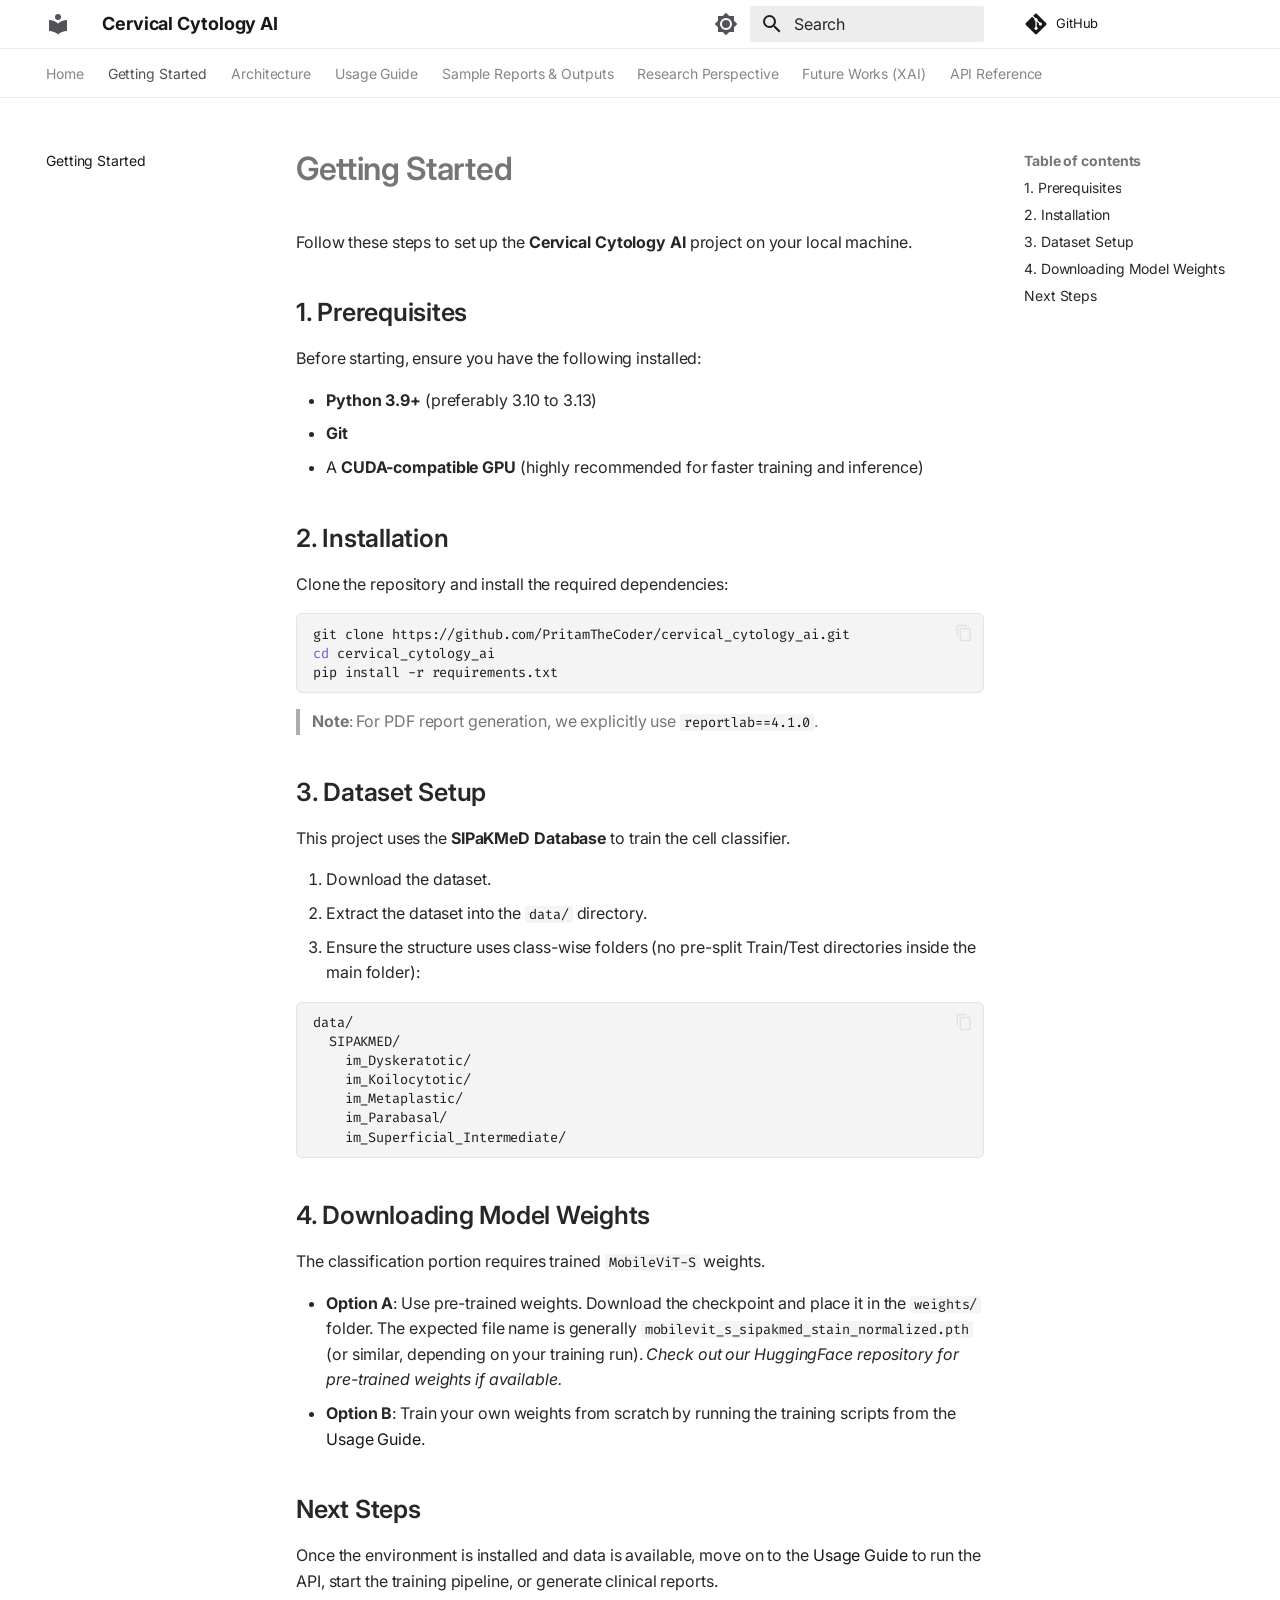
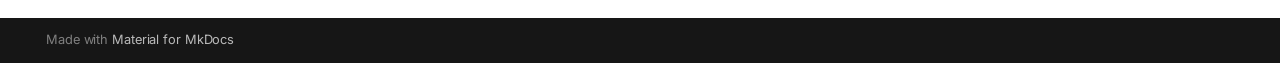
<file: installation/index.html>
<!doctype html>
<html lang="en" class="no-js">
  <head>
    
      <meta charset="utf-8">
      <meta name="viewport" content="width=device-width,initial-scale=1">
      
        <meta name="description" content="End-to-End Clinical Workflow Simulation for Cervical Cytology.">
      
      
        <meta name="author" content="PritamTheCoder">
      
      
      
        <link rel="prev" href="..">
      
      
        <link rel="next" href="../architecture/">
      
      
        
      
      
      <link rel="icon" href="../assets/images/favicon.png">
      <meta name="generator" content="mkdocs-1.6.1, mkdocs-material-9.7.6">
    
    
      
        <title>Getting Started - Cervical Cytology AI</title>
      
    
    
      <link rel="stylesheet" href="../assets/stylesheets/main.484c7ddc.min.css">
      
        
        <link rel="stylesheet" href="../assets/stylesheets/palette.ab4e12ef.min.css">
      
      


    
    
      
    
    
      
        
        
        <link rel="preconnect" href="https://fonts.gstatic.com" crossorigin>
        <link rel="stylesheet" href="https://fonts.googleapis.com/css?family=Inter:300,300i,400,400i,700,700i%7CFira+Code:400,400i,700,700i&display=fallback">
        <style>:root{--md-text-font:"Inter";--md-code-font:"Fira Code"}</style>
      
    
    
      <link rel="stylesheet" href="../stylesheets/extra.css">
    
    <script>__md_scope=new URL("..",location),__md_hash=e=>[...e].reduce(((e,_)=>(e<<5)-e+_.charCodeAt(0)),0),__md_get=(e,_=localStorage,t=__md_scope)=>JSON.parse(_.getItem(t.pathname+"."+e)),__md_set=(e,_,t=localStorage,a=__md_scope)=>{try{t.setItem(a.pathname+"."+e,JSON.stringify(_))}catch(e){}}</script>
    
      

    
    
  </head>
  
  
    
    
      
    
    
    
    
    <body dir="ltr" data-md-color-scheme="default" data-md-color-primary="white" data-md-color-accent="black">
  
    
    <input class="md-toggle" data-md-toggle="drawer" type="checkbox" id="__drawer" autocomplete="off">
    <input class="md-toggle" data-md-toggle="search" type="checkbox" id="__search" autocomplete="off">
    <label class="md-overlay" for="__drawer"></label>
    <div data-md-component="skip">
      
        
        <a href="#getting-started" class="md-skip">
          Skip to content
        </a>
      
    </div>
    <div data-md-component="announce">
      
    </div>
    
    
      

<header class="md-header" data-md-component="header">
  <nav class="md-header__inner md-grid" aria-label="Header">
    <a href=".." title="Cervical Cytology AI" class="md-header__button md-logo" aria-label="Cervical Cytology AI" data-md-component="logo">
      
  
  <svg xmlns="http://www.w3.org/2000/svg" viewBox="0 0 24 24"><path d="M12 8a3 3 0 0 0 3-3 3 3 0 0 0-3-3 3 3 0 0 0-3 3 3 3 0 0 0 3 3m0 3.54C9.64 9.35 6.5 8 3 8v11c3.5 0 6.64 1.35 9 3.54 2.36-2.19 5.5-3.54 9-3.54V8c-3.5 0-6.64 1.35-9 3.54"/></svg>

    </a>
    <label class="md-header__button md-icon" for="__drawer">
      
      <svg xmlns="http://www.w3.org/2000/svg" viewBox="0 0 24 24"><path d="M3 6h18v2H3zm0 5h18v2H3zm0 5h18v2H3z"/></svg>
    </label>
    <div class="md-header__title" data-md-component="header-title">
      <div class="md-header__ellipsis">
        <div class="md-header__topic">
          <span class="md-ellipsis">
            Cervical Cytology AI
          </span>
        </div>
        <div class="md-header__topic" data-md-component="header-topic">
          <span class="md-ellipsis">
            
              Getting Started
            
          </span>
        </div>
      </div>
    </div>
    
      
        <form class="md-header__option" data-md-component="palette">
  
    
    
    
    <input class="md-option" data-md-color-media="(prefers-color-scheme: light)" data-md-color-scheme="default" data-md-color-primary="white" data-md-color-accent="black"  aria-label="Switch to dark mode"  type="radio" name="__palette" id="__palette_0">
    
      <label class="md-header__button md-icon" title="Switch to dark mode" for="__palette_1" hidden>
        <svg xmlns="http://www.w3.org/2000/svg" viewBox="0 0 24 24"><path d="M12 8a4 4 0 0 0-4 4 4 4 0 0 0 4 4 4 4 0 0 0 4-4 4 4 0 0 0-4-4m0 10a6 6 0 0 1-6-6 6 6 0 0 1 6-6 6 6 0 0 1 6 6 6 6 0 0 1-6 6m8-9.31V4h-4.69L12 .69 8.69 4H4v4.69L.69 12 4 15.31V20h4.69L12 23.31 15.31 20H20v-4.69L23.31 12z"/></svg>
      </label>
    
  
    
    
    
    <input class="md-option" data-md-color-media="(prefers-color-scheme: dark)" data-md-color-scheme="slate" data-md-color-primary="black" data-md-color-accent="white"  aria-label="Switch to light mode"  type="radio" name="__palette" id="__palette_1">
    
      <label class="md-header__button md-icon" title="Switch to light mode" for="__palette_0" hidden>
        <svg xmlns="http://www.w3.org/2000/svg" viewBox="0 0 24 24"><path d="M12 18c-.89 0-1.74-.2-2.5-.55C11.56 16.5 13 14.42 13 12s-1.44-4.5-3.5-5.45C10.26 6.2 11.11 6 12 6a6 6 0 0 1 6 6 6 6 0 0 1-6 6m8-9.31V4h-4.69L12 .69 8.69 4H4v4.69L.69 12 4 15.31V20h4.69L12 23.31 15.31 20H20v-4.69L23.31 12z"/></svg>
      </label>
    
  
</form>
      
    
    
      <script>var palette=__md_get("__palette");if(palette&&palette.color){if("(prefers-color-scheme)"===palette.color.media){var media=matchMedia("(prefers-color-scheme: light)"),input=document.querySelector(media.matches?"[data-md-color-media='(prefers-color-scheme: light)']":"[data-md-color-media='(prefers-color-scheme: dark)']");palette.color.media=input.getAttribute("data-md-color-media"),palette.color.scheme=input.getAttribute("data-md-color-scheme"),palette.color.primary=input.getAttribute("data-md-color-primary"),palette.color.accent=input.getAttribute("data-md-color-accent")}for(var[key,value]of Object.entries(palette.color))document.body.setAttribute("data-md-color-"+key,value)}</script>
    
    
    
      
      
        <label class="md-header__button md-icon" for="__search">
          
          <svg xmlns="http://www.w3.org/2000/svg" viewBox="0 0 24 24"><path d="M9.5 3A6.5 6.5 0 0 1 16 9.5c0 1.61-.59 3.09-1.56 4.23l.27.27h.79l5 5-1.5 1.5-5-5v-.79l-.27-.27A6.52 6.52 0 0 1 9.5 16 6.5 6.5 0 0 1 3 9.5 6.5 6.5 0 0 1 9.5 3m0 2C7 5 5 7 5 9.5S7 14 9.5 14 14 12 14 9.5 12 5 9.5 5"/></svg>
        </label>
        <div class="md-search" data-md-component="search" role="dialog">
  <label class="md-search__overlay" for="__search"></label>
  <div class="md-search__inner" role="search">
    <form class="md-search__form" name="search">
      <input type="text" class="md-search__input" name="query" aria-label="Search" placeholder="Search" autocapitalize="off" autocorrect="off" autocomplete="off" spellcheck="false" data-md-component="search-query" required>
      <label class="md-search__icon md-icon" for="__search">
        
        <svg xmlns="http://www.w3.org/2000/svg" viewBox="0 0 24 24"><path d="M9.5 3A6.5 6.5 0 0 1 16 9.5c0 1.61-.59 3.09-1.56 4.23l.27.27h.79l5 5-1.5 1.5-5-5v-.79l-.27-.27A6.52 6.52 0 0 1 9.5 16 6.5 6.5 0 0 1 3 9.5 6.5 6.5 0 0 1 9.5 3m0 2C7 5 5 7 5 9.5S7 14 9.5 14 14 12 14 9.5 12 5 9.5 5"/></svg>
        
        <svg xmlns="http://www.w3.org/2000/svg" viewBox="0 0 24 24"><path d="M20 11v2H8l5.5 5.5-1.42 1.42L4.16 12l7.92-7.92L13.5 5.5 8 11z"/></svg>
      </label>
      <nav class="md-search__options" aria-label="Search">
        
          <a href="javascript:void(0)" class="md-search__icon md-icon" title="Share" aria-label="Share" data-clipboard data-clipboard-text="" data-md-component="search-share" tabindex="-1">
            
            <svg xmlns="http://www.w3.org/2000/svg" viewBox="0 0 24 24"><path d="M18 16.08c-.76 0-1.44.3-1.96.77L8.91 12.7c.05-.23.09-.46.09-.7s-.04-.47-.09-.7l7.05-4.11c.54.5 1.25.81 2.04.81a3 3 0 0 0 3-3 3 3 0 0 0-3-3 3 3 0 0 0-3 3c0 .24.04.47.09.7L8.04 9.81C7.5 9.31 6.79 9 6 9a3 3 0 0 0-3 3 3 3 0 0 0 3 3c.79 0 1.5-.31 2.04-.81l7.12 4.15c-.05.21-.08.43-.08.66 0 1.61 1.31 2.91 2.92 2.91s2.92-1.3 2.92-2.91A2.92 2.92 0 0 0 18 16.08"/></svg>
          </a>
        
        <button type="reset" class="md-search__icon md-icon" title="Clear" aria-label="Clear" tabindex="-1">
          
          <svg xmlns="http://www.w3.org/2000/svg" viewBox="0 0 24 24"><path d="M19 6.41 17.59 5 12 10.59 6.41 5 5 6.41 10.59 12 5 17.59 6.41 19 12 13.41 17.59 19 19 17.59 13.41 12z"/></svg>
        </button>
      </nav>
      
        <div class="md-search__suggest" data-md-component="search-suggest"></div>
      
    </form>
    <div class="md-search__output">
      <div class="md-search__scrollwrap" tabindex="0" data-md-scrollfix>
        <div class="md-search-result" data-md-component="search-result">
          <div class="md-search-result__meta">
            Initializing search
          </div>
          <ol class="md-search-result__list" role="presentation"></ol>
        </div>
      </div>
    </div>
  </div>
</div>
      
    
    
      <div class="md-header__source">
        <a href="https://github.com/PritamTheCoder/cervical_cytology_ai" title="Go to repository" class="md-source" data-md-component="source">
  <div class="md-source__icon md-icon">
    
    <svg xmlns="http://www.w3.org/2000/svg" viewBox="0 0 448 512"><!--! Font Awesome Free 7.1.0 by @fontawesome - https://fontawesome.com License - https://fontawesome.com/license/free (Icons: CC BY 4.0, Fonts: SIL OFL 1.1, Code: MIT License) Copyright 2025 Fonticons, Inc.--><path d="M439.6 236.1 244 40.5c-5.4-5.5-12.8-8.5-20.4-8.5s-15 3-20.4 8.4L162.5 81l51.5 51.5c27.1-9.1 52.7 16.8 43.4 43.7l49.7 49.7c34.2-11.8 61.2 31 35.5 56.7-26.5 26.5-70.2-2.9-56-37.3L240.3 199v121.9c25.3 12.5 22.3 41.8 9.1 55-6.4 6.4-15.2 10.1-24.3 10.1s-17.8-3.6-24.3-10.1c-17.6-17.6-11.1-46.9 11.2-56v-123c-20.8-8.5-24.6-30.7-18.6-45L142.6 101 8.5 235.1C3 240.6 0 247.9 0 255.5s3 15 8.5 20.4l195.6 195.7c5.4 5.4 12.7 8.4 20.4 8.4s15-3 20.4-8.4l194.7-194.7c5.4-5.4 8.4-12.8 8.4-20.4s-3-15-8.4-20.4"/></svg>
  </div>
  <div class="md-source__repository">
    GitHub
  </div>
</a>
      </div>
    
  </nav>
  
</header>
    
    <div class="md-container" data-md-component="container">
      
      
        
          
            
<nav class="md-tabs" aria-label="Tabs" data-md-component="tabs">
  <div class="md-grid">
    <ul class="md-tabs__list">
      
        
  
  
  
  
    <li class="md-tabs__item">
      <a href=".." class="md-tabs__link">
        
  
  
    
  
  Home

      </a>
    </li>
  

      
        
  
  
  
    
  
  
    <li class="md-tabs__item md-tabs__item--active">
      <a href="./" class="md-tabs__link">
        
  
  
    
  
  Getting Started

      </a>
    </li>
  

      
        
  
  
  
  
    <li class="md-tabs__item">
      <a href="../architecture/" class="md-tabs__link">
        
  
  
    
  
  Architecture

      </a>
    </li>
  

      
        
  
  
  
  
    <li class="md-tabs__item">
      <a href="../usage/" class="md-tabs__link">
        
  
  
    
  
  Usage Guide

      </a>
    </li>
  

      
        
  
  
  
  
    <li class="md-tabs__item">
      <a href="../sample_reports/" class="md-tabs__link">
        
  
  
    
  
  Sample Reports & Outputs

      </a>
    </li>
  

      
        
  
  
  
  
    <li class="md-tabs__item">
      <a href="../research_perspective/" class="md-tabs__link">
        
  
  
    
  
  Research Perspective

      </a>
    </li>
  

      
        
  
  
  
  
    <li class="md-tabs__item">
      <a href="../explainable/implementation_plan/" class="md-tabs__link">
        
  
  
    
  
  Future Works (XAI)

      </a>
    </li>
  

      
        
  
  
  
  
    
    
      <li class="md-tabs__item">
        <a href="../reference/data/" class="md-tabs__link">
          
  
  
    
  
  API Reference

        </a>
      </li>
    
  

      
    </ul>
  </div>
</nav>
          
        
      
      <main class="md-main" data-md-component="main">
        <div class="md-main__inner md-grid">
          
            
              
              <div class="md-sidebar md-sidebar--primary" data-md-component="sidebar" data-md-type="navigation" >
                <div class="md-sidebar__scrollwrap">
                  <div class="md-sidebar__inner">
                    


  


<nav class="md-nav md-nav--primary md-nav--lifted" aria-label="Navigation" data-md-level="0">
  <label class="md-nav__title" for="__drawer">
    <a href=".." title="Cervical Cytology AI" class="md-nav__button md-logo" aria-label="Cervical Cytology AI" data-md-component="logo">
      
  
  <svg xmlns="http://www.w3.org/2000/svg" viewBox="0 0 24 24"><path d="M12 8a3 3 0 0 0 3-3 3 3 0 0 0-3-3 3 3 0 0 0-3 3 3 3 0 0 0 3 3m0 3.54C9.64 9.35 6.5 8 3 8v11c3.5 0 6.64 1.35 9 3.54 2.36-2.19 5.5-3.54 9-3.54V8c-3.5 0-6.64 1.35-9 3.54"/></svg>

    </a>
    Cervical Cytology AI
  </label>
  
    <div class="md-nav__source">
      <a href="https://github.com/PritamTheCoder/cervical_cytology_ai" title="Go to repository" class="md-source" data-md-component="source">
  <div class="md-source__icon md-icon">
    
    <svg xmlns="http://www.w3.org/2000/svg" viewBox="0 0 448 512"><!--! Font Awesome Free 7.1.0 by @fontawesome - https://fontawesome.com License - https://fontawesome.com/license/free (Icons: CC BY 4.0, Fonts: SIL OFL 1.1, Code: MIT License) Copyright 2025 Fonticons, Inc.--><path d="M439.6 236.1 244 40.5c-5.4-5.5-12.8-8.5-20.4-8.5s-15 3-20.4 8.4L162.5 81l51.5 51.5c27.1-9.1 52.7 16.8 43.4 43.7l49.7 49.7c34.2-11.8 61.2 31 35.5 56.7-26.5 26.5-70.2-2.9-56-37.3L240.3 199v121.9c25.3 12.5 22.3 41.8 9.1 55-6.4 6.4-15.2 10.1-24.3 10.1s-17.8-3.6-24.3-10.1c-17.6-17.6-11.1-46.9 11.2-56v-123c-20.8-8.5-24.6-30.7-18.6-45L142.6 101 8.5 235.1C3 240.6 0 247.9 0 255.5s3 15 8.5 20.4l195.6 195.7c5.4 5.4 12.7 8.4 20.4 8.4s15-3 20.4-8.4l194.7-194.7c5.4-5.4 8.4-12.8 8.4-20.4s-3-15-8.4-20.4"/></svg>
  </div>
  <div class="md-source__repository">
    GitHub
  </div>
</a>
    </div>
  
  <ul class="md-nav__list" data-md-scrollfix>
    
      
      
  
  
  
  
    <li class="md-nav__item">
      <a href=".." class="md-nav__link">
        
  
  
  <span class="md-ellipsis">
    
  
    Home
  

    
  </span>
  
  

      </a>
    </li>
  

    
      
      
  
  
    
  
  
  
    <li class="md-nav__item md-nav__item--active">
      
      <input class="md-nav__toggle md-toggle" type="checkbox" id="__toc">
      
      
        
      
      
        <label class="md-nav__link md-nav__link--active" for="__toc">
          
  
  
  <span class="md-ellipsis">
    
  
    Getting Started
  

    
  </span>
  
  

          <span class="md-nav__icon md-icon"></span>
        </label>
      
      <a href="./" class="md-nav__link md-nav__link--active">
        
  
  
  <span class="md-ellipsis">
    
  
    Getting Started
  

    
  </span>
  
  

      </a>
      
        

<nav class="md-nav md-nav--secondary" aria-label="Table of contents">
  
  
  
    
  
  
    <label class="md-nav__title" for="__toc">
      <span class="md-nav__icon md-icon"></span>
      Table of contents
    </label>
    <ul class="md-nav__list" data-md-component="toc" data-md-scrollfix>
      
        <li class="md-nav__item">
  <a href="#1-prerequisites" class="md-nav__link">
    <span class="md-ellipsis">
      
        1. Prerequisites
      
    </span>
  </a>
  
</li>
      
        <li class="md-nav__item">
  <a href="#2-installation" class="md-nav__link">
    <span class="md-ellipsis">
      
        2. Installation
      
    </span>
  </a>
  
</li>
      
        <li class="md-nav__item">
  <a href="#3-dataset-setup" class="md-nav__link">
    <span class="md-ellipsis">
      
        3. Dataset Setup
      
    </span>
  </a>
  
</li>
      
        <li class="md-nav__item">
  <a href="#4-downloading-model-weights" class="md-nav__link">
    <span class="md-ellipsis">
      
        4. Downloading Model Weights
      
    </span>
  </a>
  
</li>
      
        <li class="md-nav__item">
  <a href="#next-steps" class="md-nav__link">
    <span class="md-ellipsis">
      
        Next Steps
      
    </span>
  </a>
  
</li>
      
    </ul>
  
</nav>
      
    </li>
  

    
      
      
  
  
  
  
    <li class="md-nav__item">
      <a href="../architecture/" class="md-nav__link">
        
  
  
  <span class="md-ellipsis">
    
  
    Architecture
  

    
  </span>
  
  

      </a>
    </li>
  

    
      
      
  
  
  
  
    <li class="md-nav__item">
      <a href="../usage/" class="md-nav__link">
        
  
  
  <span class="md-ellipsis">
    
  
    Usage Guide
  

    
  </span>
  
  

      </a>
    </li>
  

    
      
      
  
  
  
  
    <li class="md-nav__item">
      <a href="../sample_reports/" class="md-nav__link">
        
  
  
  <span class="md-ellipsis">
    
  
    Sample Reports & Outputs
  

    
  </span>
  
  

      </a>
    </li>
  

    
      
      
  
  
  
  
    <li class="md-nav__item">
      <a href="../research_perspective/" class="md-nav__link">
        
  
  
  <span class="md-ellipsis">
    
  
    Research Perspective
  

    
  </span>
  
  

      </a>
    </li>
  

    
      
      
  
  
  
  
    <li class="md-nav__item">
      <a href="../explainable/implementation_plan/" class="md-nav__link">
        
  
  
  <span class="md-ellipsis">
    
  
    Future Works (XAI)
  

    
  </span>
  
  

      </a>
    </li>
  

    
      
      
  
  
  
  
    
    
      
        
      
        
      
        
      
        
      
        
      
    
    
    
      
      
    
    
    <li class="md-nav__item md-nav__item--nested">
      
        
        
        <input class="md-nav__toggle md-toggle " type="checkbox" id="__nav_8" >
        
          
          <label class="md-nav__link" for="__nav_8" id="__nav_8_label" tabindex="0">
            
  
  
  <span class="md-ellipsis">
    
  
    API Reference
  

    
  </span>
  
  

            <span class="md-nav__icon md-icon"></span>
          </label>
        
        <nav class="md-nav" data-md-level="1" aria-labelledby="__nav_8_label" aria-expanded="false">
          <label class="md-nav__title" for="__nav_8">
            <span class="md-nav__icon md-icon"></span>
            
  
    API Reference
  

          </label>
          <ul class="md-nav__list" data-md-scrollfix>
            
              
                
  
  
  
  
    <li class="md-nav__item">
      <a href="../reference/data/" class="md-nav__link">
        
  
  
  <span class="md-ellipsis">
    
  
    Data Handlers
  

    
  </span>
  
  

      </a>
    </li>
  

              
            
              
                
  
  
  
  
    <li class="md-nav__item">
      <a href="../reference/segmentation/" class="md-nav__link">
        
  
  
  <span class="md-ellipsis">
    
  
    Segmentation (Cellpose)
  

    
  </span>
  
  

      </a>
    </li>
  

              
            
              
                
  
  
  
  
    <li class="md-nav__item">
      <a href="../reference/classification/" class="md-nav__link">
        
  
  
  <span class="md-ellipsis">
    
  
    Classification (MobileViT)
  

    
  </span>
  
  

      </a>
    </li>
  

              
            
              
                
  
  
  
  
    <li class="md-nav__item">
      <a href="../reference/reporting/" class="md-nav__link">
        
  
  
  <span class="md-ellipsis">
    
  
    Aggregation & Reporting
  

    
  </span>
  
  

      </a>
    </li>
  

              
            
              
                
  
  
  
  
    <li class="md-nav__item">
      <a href="../reference/experiments/" class="md-nav__link">
        
  
  
  <span class="md-ellipsis">
    
  
    Experiments
  

    
  </span>
  
  

      </a>
    </li>
  

              
            
          </ul>
        </nav>
      
    </li>
  

    
  </ul>
</nav>
                  </div>
                </div>
              </div>
            
            
              
              <div class="md-sidebar md-sidebar--secondary" data-md-component="sidebar" data-md-type="toc" >
                <div class="md-sidebar__scrollwrap">
                  <div class="md-sidebar__inner">
                    

<nav class="md-nav md-nav--secondary" aria-label="Table of contents">
  
  
  
    
  
  
    <label class="md-nav__title" for="__toc">
      <span class="md-nav__icon md-icon"></span>
      Table of contents
    </label>
    <ul class="md-nav__list" data-md-component="toc" data-md-scrollfix>
      
        <li class="md-nav__item">
  <a href="#1-prerequisites" class="md-nav__link">
    <span class="md-ellipsis">
      
        1. Prerequisites
      
    </span>
  </a>
  
</li>
      
        <li class="md-nav__item">
  <a href="#2-installation" class="md-nav__link">
    <span class="md-ellipsis">
      
        2. Installation
      
    </span>
  </a>
  
</li>
      
        <li class="md-nav__item">
  <a href="#3-dataset-setup" class="md-nav__link">
    <span class="md-ellipsis">
      
        3. Dataset Setup
      
    </span>
  </a>
  
</li>
      
        <li class="md-nav__item">
  <a href="#4-downloading-model-weights" class="md-nav__link">
    <span class="md-ellipsis">
      
        4. Downloading Model Weights
      
    </span>
  </a>
  
</li>
      
        <li class="md-nav__item">
  <a href="#next-steps" class="md-nav__link">
    <span class="md-ellipsis">
      
        Next Steps
      
    </span>
  </a>
  
</li>
      
    </ul>
  
</nav>
                  </div>
                </div>
              </div>
            
          
          
            <div class="md-content" data-md-component="content">
              
              <article class="md-content__inner md-typeset">
                
                  


  
  


<h1 id="getting-started">Getting Started<a class="headerlink" href="#getting-started" title="Permanent link">&para;</a></h1>
<p>Follow these steps to set up the <strong>Cervical Cytology AI</strong> project on your local machine.</p>
<h2 id="1-prerequisites">1. Prerequisites<a class="headerlink" href="#1-prerequisites" title="Permanent link">&para;</a></h2>
<p>Before starting, ensure you have the following installed:</p>
<ul>
<li><strong>Python 3.9+</strong> (preferably 3.10 to 3.13)</li>
<li><strong>Git</strong></li>
<li>A <strong>CUDA-compatible GPU</strong> (highly recommended for faster training and inference)</li>
</ul>
<h2 id="2-installation">2. Installation<a class="headerlink" href="#2-installation" title="Permanent link">&para;</a></h2>
<p>Clone the repository and install the required dependencies:</p>
<div class="highlight"><pre><span></span><code><a id="__codelineno-0-1" name="__codelineno-0-1" href="#__codelineno-0-1"></a>git<span class="w"> </span>clone<span class="w"> </span>https://github.com/PritamTheCoder/cervical_cytology_ai.git
<a id="__codelineno-0-2" name="__codelineno-0-2" href="#__codelineno-0-2"></a><span class="nb">cd</span><span class="w"> </span>cervical_cytology_ai
<a id="__codelineno-0-3" name="__codelineno-0-3" href="#__codelineno-0-3"></a>pip<span class="w"> </span>install<span class="w"> </span>-r<span class="w"> </span>requirements.txt
</code></pre></div>
<blockquote>
<p><strong>Note</strong>: For PDF report generation, we explicitly use <code>reportlab==4.1.0</code>.</p>
</blockquote>
<h2 id="3-dataset-setup">3. Dataset Setup<a class="headerlink" href="#3-dataset-setup" title="Permanent link">&para;</a></h2>
<p>This project uses the <strong>SIPaKMeD Database</strong> to train the cell classifier.</p>
<ol>
<li>Download the dataset.</li>
<li>Extract the dataset into the <code>data/</code> directory.</li>
<li>Ensure the structure uses class-wise folders (no pre-split Train/Test directories inside the main folder):</li>
</ol>
<div class="highlight"><pre><span></span><code><a id="__codelineno-1-1" name="__codelineno-1-1" href="#__codelineno-1-1"></a>data/
<a id="__codelineno-1-2" name="__codelineno-1-2" href="#__codelineno-1-2"></a>  SIPAKMED/
<a id="__codelineno-1-3" name="__codelineno-1-3" href="#__codelineno-1-3"></a>    im_Dyskeratotic/
<a id="__codelineno-1-4" name="__codelineno-1-4" href="#__codelineno-1-4"></a>    im_Koilocytotic/
<a id="__codelineno-1-5" name="__codelineno-1-5" href="#__codelineno-1-5"></a>    im_Metaplastic/
<a id="__codelineno-1-6" name="__codelineno-1-6" href="#__codelineno-1-6"></a>    im_Parabasal/
<a id="__codelineno-1-7" name="__codelineno-1-7" href="#__codelineno-1-7"></a>    im_Superficial_Intermediate/
</code></pre></div>
<h2 id="4-downloading-model-weights">4. Downloading Model Weights<a class="headerlink" href="#4-downloading-model-weights" title="Permanent link">&para;</a></h2>
<p>The classification portion requires trained <code>MobileViT-S</code> weights.</p>
<ul>
<li><strong>Option A</strong>: Use pre-trained weights. Download the checkpoint and place it in the <code>weights/</code> folder. The expected file name is generally <code>mobilevit_s_sipakmed_stain_normalized.pth</code> (or similar, depending on your training run).
  <em>Check out our HuggingFace repository for pre-trained weights if available.</em></li>
<li><strong>Option B</strong>: Train your own weights from scratch by running the training scripts from the <a href="../usage/">Usage Guide</a>.</li>
</ul>
<h2 id="next-steps">Next Steps<a class="headerlink" href="#next-steps" title="Permanent link">&para;</a></h2>
<p>Once the environment is installed and data is available, move on to the <a href="../usage/">Usage Guide</a> to run the API, start the training pipeline, or generate clinical reports.</p>












                
              </article>
            </div>
          
          
<script>var target=document.getElementById(location.hash.slice(1));target&&target.name&&(target.checked=target.name.startsWith("__tabbed_"))</script>
        </div>
        
          <button type="button" class="md-top md-icon" data-md-component="top" hidden>
  
  <svg xmlns="http://www.w3.org/2000/svg" viewBox="0 0 24 24"><path d="M13 20h-2V8l-5.5 5.5-1.42-1.42L12 4.16l7.92 7.92-1.42 1.42L13 8z"/></svg>
  Back to top
</button>
        
      </main>
      
        <footer class="md-footer">
  
  <div class="md-footer-meta md-typeset">
    <div class="md-footer-meta__inner md-grid">
      <div class="md-copyright">
  
  
    Made with
    <a href="https://squidfunk.github.io/mkdocs-material/" target="_blank" rel="noopener">
      Material for MkDocs
    </a>
  
</div>
      
    </div>
  </div>
</footer>
      
    </div>
    <div class="md-dialog" data-md-component="dialog">
      <div class="md-dialog__inner md-typeset"></div>
    </div>
    
    
    
      
      
      <script id="__config" type="application/json">{"annotate": null, "base": "..", "features": ["navigation.tabs", "navigation.indexes", "navigation.top", "search.suggest", "search.highlight", "search.share", "content.code.copy", "content.code.annotate"], "search": "../assets/javascripts/workers/search.2c215733.min.js", "tags": null, "translations": {"clipboard.copied": "Copied to clipboard", "clipboard.copy": "Copy to clipboard", "search.result.more.one": "1 more on this page", "search.result.more.other": "# more on this page", "search.result.none": "No matching documents", "search.result.one": "1 matching document", "search.result.other": "# matching documents", "search.result.placeholder": "Type to start searching", "search.result.term.missing": "Missing", "select.version": "Select version"}, "version": null}</script>
    
    
      <script src="../assets/javascripts/bundle.79ae519e.min.js"></script>
      
    
  </body>
</html>
</file>
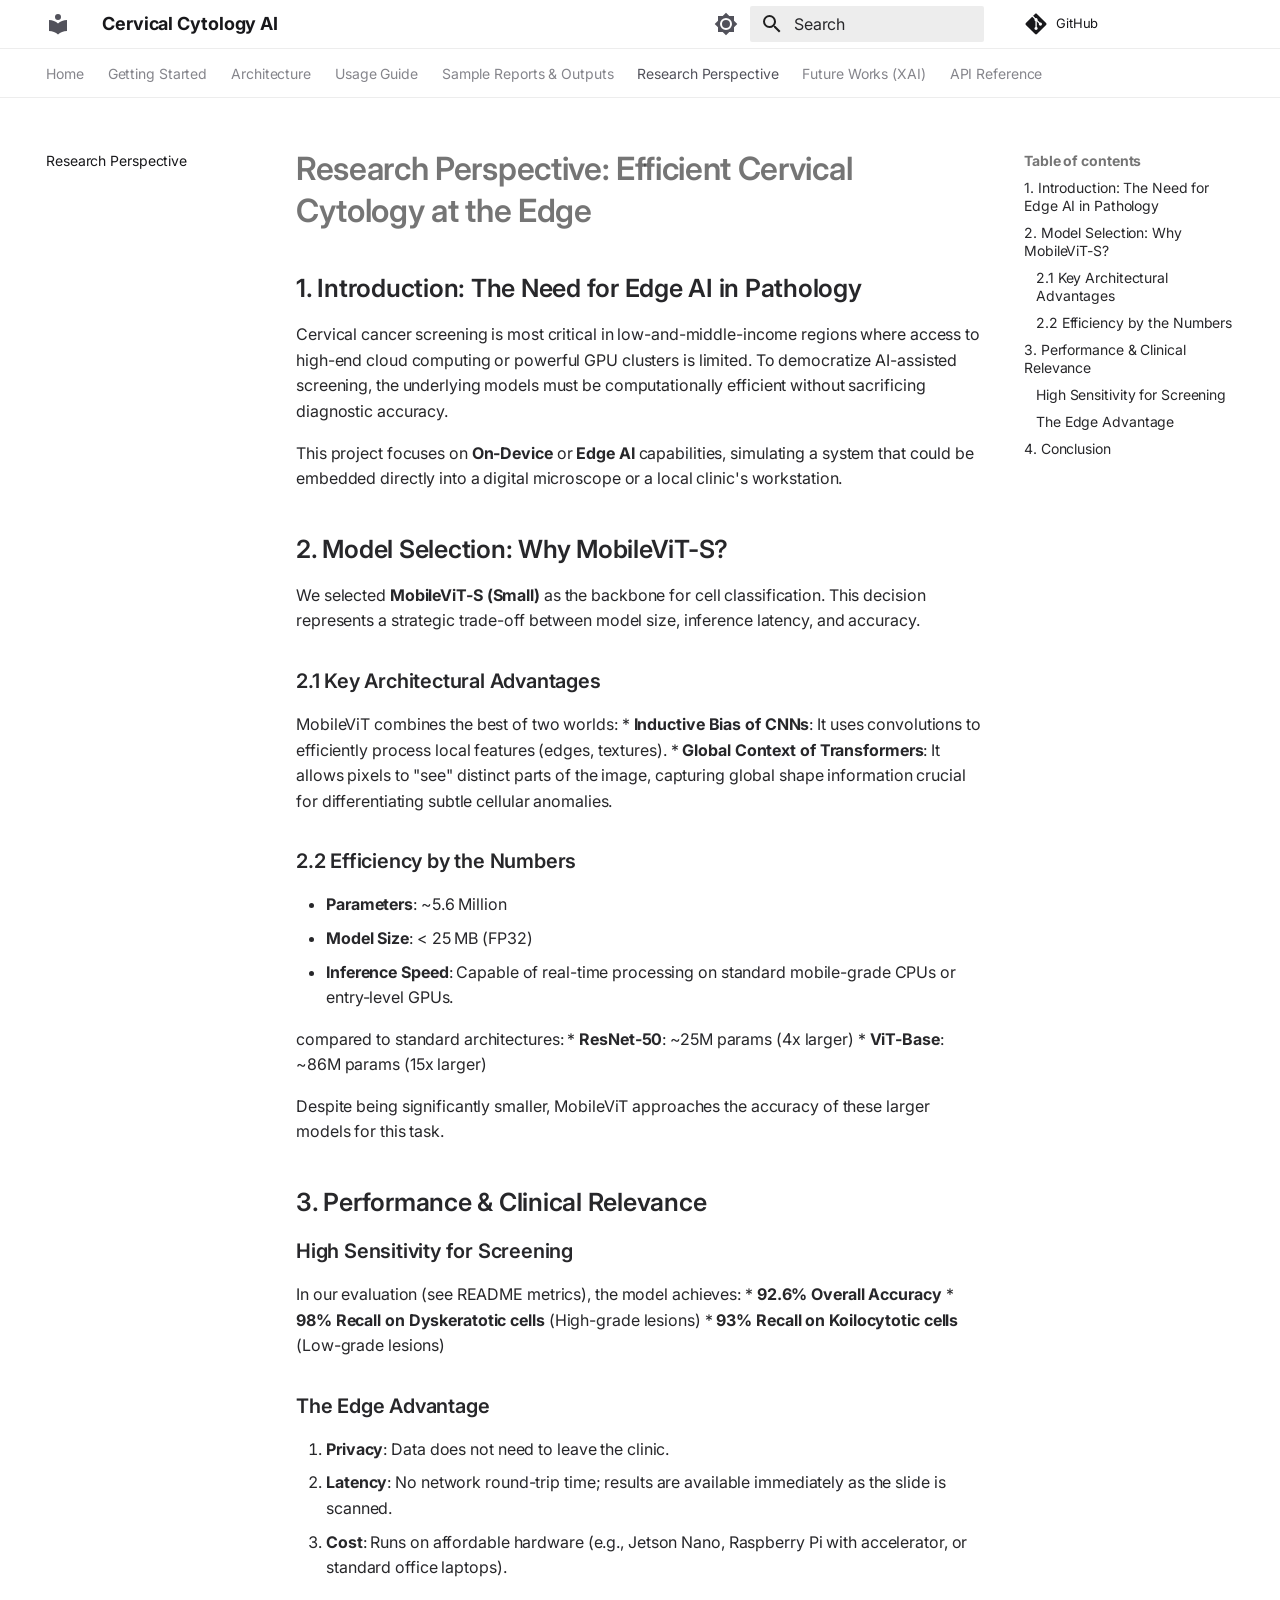
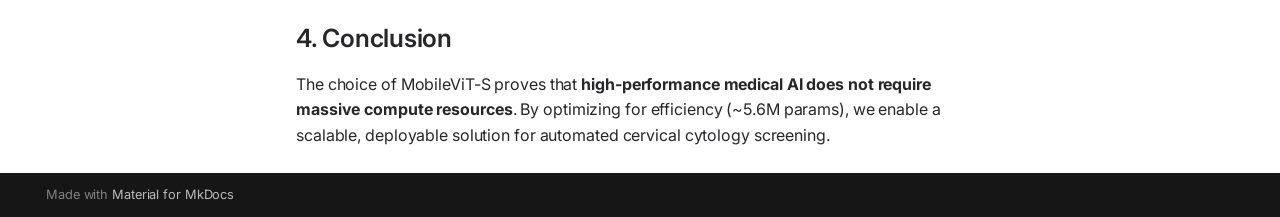
<file: research_perspective/index.html>
<!doctype html>
<html lang="en" class="no-js">
  <head>
    
      <meta charset="utf-8">
      <meta name="viewport" content="width=device-width,initial-scale=1">
      
        <meta name="description" content="End-to-End Clinical Workflow Simulation for Cervical Cytology.">
      
      
        <meta name="author" content="PritamTheCoder">
      
      
      
        <link rel="prev" href="../sample_reports/">
      
      
        <link rel="next" href="../explainable/implementation_plan/">
      
      
        
      
      
      <link rel="icon" href="../assets/images/favicon.png">
      <meta name="generator" content="mkdocs-1.6.1, mkdocs-material-9.7.6">
    
    
      
        <title>Research Perspective - Cervical Cytology AI</title>
      
    
    
      <link rel="stylesheet" href="../assets/stylesheets/main.484c7ddc.min.css">
      
        
        <link rel="stylesheet" href="../assets/stylesheets/palette.ab4e12ef.min.css">
      
      


    
    
      
    
    
      
        
        
        <link rel="preconnect" href="https://fonts.gstatic.com" crossorigin>
        <link rel="stylesheet" href="https://fonts.googleapis.com/css?family=Inter:300,300i,400,400i,700,700i%7CFira+Code:400,400i,700,700i&display=fallback">
        <style>:root{--md-text-font:"Inter";--md-code-font:"Fira Code"}</style>
      
    
    
      <link rel="stylesheet" href="../stylesheets/extra.css">
    
    <script>__md_scope=new URL("..",location),__md_hash=e=>[...e].reduce(((e,_)=>(e<<5)-e+_.charCodeAt(0)),0),__md_get=(e,_=localStorage,t=__md_scope)=>JSON.parse(_.getItem(t.pathname+"."+e)),__md_set=(e,_,t=localStorage,a=__md_scope)=>{try{t.setItem(a.pathname+"."+e,JSON.stringify(_))}catch(e){}}</script>
    
      

    
    
  </head>
  
  
    
    
      
    
    
    
    
    <body dir="ltr" data-md-color-scheme="default" data-md-color-primary="white" data-md-color-accent="black">
  
    
    <input class="md-toggle" data-md-toggle="drawer" type="checkbox" id="__drawer" autocomplete="off">
    <input class="md-toggle" data-md-toggle="search" type="checkbox" id="__search" autocomplete="off">
    <label class="md-overlay" for="__drawer"></label>
    <div data-md-component="skip">
      
        
        <a href="#research-perspective-efficient-cervical-cytology-at-the-edge" class="md-skip">
          Skip to content
        </a>
      
    </div>
    <div data-md-component="announce">
      
    </div>
    
    
      

<header class="md-header" data-md-component="header">
  <nav class="md-header__inner md-grid" aria-label="Header">
    <a href=".." title="Cervical Cytology AI" class="md-header__button md-logo" aria-label="Cervical Cytology AI" data-md-component="logo">
      
  
  <svg xmlns="http://www.w3.org/2000/svg" viewBox="0 0 24 24"><path d="M12 8a3 3 0 0 0 3-3 3 3 0 0 0-3-3 3 3 0 0 0-3 3 3 3 0 0 0 3 3m0 3.54C9.64 9.35 6.5 8 3 8v11c3.5 0 6.64 1.35 9 3.54 2.36-2.19 5.5-3.54 9-3.54V8c-3.5 0-6.64 1.35-9 3.54"/></svg>

    </a>
    <label class="md-header__button md-icon" for="__drawer">
      
      <svg xmlns="http://www.w3.org/2000/svg" viewBox="0 0 24 24"><path d="M3 6h18v2H3zm0 5h18v2H3zm0 5h18v2H3z"/></svg>
    </label>
    <div class="md-header__title" data-md-component="header-title">
      <div class="md-header__ellipsis">
        <div class="md-header__topic">
          <span class="md-ellipsis">
            Cervical Cytology AI
          </span>
        </div>
        <div class="md-header__topic" data-md-component="header-topic">
          <span class="md-ellipsis">
            
              Research Perspective
            
          </span>
        </div>
      </div>
    </div>
    
      
        <form class="md-header__option" data-md-component="palette">
  
    
    
    
    <input class="md-option" data-md-color-media="(prefers-color-scheme: light)" data-md-color-scheme="default" data-md-color-primary="white" data-md-color-accent="black"  aria-label="Switch to dark mode"  type="radio" name="__palette" id="__palette_0">
    
      <label class="md-header__button md-icon" title="Switch to dark mode" for="__palette_1" hidden>
        <svg xmlns="http://www.w3.org/2000/svg" viewBox="0 0 24 24"><path d="M12 8a4 4 0 0 0-4 4 4 4 0 0 0 4 4 4 4 0 0 0 4-4 4 4 0 0 0-4-4m0 10a6 6 0 0 1-6-6 6 6 0 0 1 6-6 6 6 0 0 1 6 6 6 6 0 0 1-6 6m8-9.31V4h-4.69L12 .69 8.69 4H4v4.69L.69 12 4 15.31V20h4.69L12 23.31 15.31 20H20v-4.69L23.31 12z"/></svg>
      </label>
    
  
    
    
    
    <input class="md-option" data-md-color-media="(prefers-color-scheme: dark)" data-md-color-scheme="slate" data-md-color-primary="black" data-md-color-accent="white"  aria-label="Switch to light mode"  type="radio" name="__palette" id="__palette_1">
    
      <label class="md-header__button md-icon" title="Switch to light mode" for="__palette_0" hidden>
        <svg xmlns="http://www.w3.org/2000/svg" viewBox="0 0 24 24"><path d="M12 18c-.89 0-1.74-.2-2.5-.55C11.56 16.5 13 14.42 13 12s-1.44-4.5-3.5-5.45C10.26 6.2 11.11 6 12 6a6 6 0 0 1 6 6 6 6 0 0 1-6 6m8-9.31V4h-4.69L12 .69 8.69 4H4v4.69L.69 12 4 15.31V20h4.69L12 23.31 15.31 20H20v-4.69L23.31 12z"/></svg>
      </label>
    
  
</form>
      
    
    
      <script>var palette=__md_get("__palette");if(palette&&palette.color){if("(prefers-color-scheme)"===palette.color.media){var media=matchMedia("(prefers-color-scheme: light)"),input=document.querySelector(media.matches?"[data-md-color-media='(prefers-color-scheme: light)']":"[data-md-color-media='(prefers-color-scheme: dark)']");palette.color.media=input.getAttribute("data-md-color-media"),palette.color.scheme=input.getAttribute("data-md-color-scheme"),palette.color.primary=input.getAttribute("data-md-color-primary"),palette.color.accent=input.getAttribute("data-md-color-accent")}for(var[key,value]of Object.entries(palette.color))document.body.setAttribute("data-md-color-"+key,value)}</script>
    
    
    
      
      
        <label class="md-header__button md-icon" for="__search">
          
          <svg xmlns="http://www.w3.org/2000/svg" viewBox="0 0 24 24"><path d="M9.5 3A6.5 6.5 0 0 1 16 9.5c0 1.61-.59 3.09-1.56 4.23l.27.27h.79l5 5-1.5 1.5-5-5v-.79l-.27-.27A6.52 6.52 0 0 1 9.5 16 6.5 6.5 0 0 1 3 9.5 6.5 6.5 0 0 1 9.5 3m0 2C7 5 5 7 5 9.5S7 14 9.5 14 14 12 14 9.5 12 5 9.5 5"/></svg>
        </label>
        <div class="md-search" data-md-component="search" role="dialog">
  <label class="md-search__overlay" for="__search"></label>
  <div class="md-search__inner" role="search">
    <form class="md-search__form" name="search">
      <input type="text" class="md-search__input" name="query" aria-label="Search" placeholder="Search" autocapitalize="off" autocorrect="off" autocomplete="off" spellcheck="false" data-md-component="search-query" required>
      <label class="md-search__icon md-icon" for="__search">
        
        <svg xmlns="http://www.w3.org/2000/svg" viewBox="0 0 24 24"><path d="M9.5 3A6.5 6.5 0 0 1 16 9.5c0 1.61-.59 3.09-1.56 4.23l.27.27h.79l5 5-1.5 1.5-5-5v-.79l-.27-.27A6.52 6.52 0 0 1 9.5 16 6.5 6.5 0 0 1 3 9.5 6.5 6.5 0 0 1 9.5 3m0 2C7 5 5 7 5 9.5S7 14 9.5 14 14 12 14 9.5 12 5 9.5 5"/></svg>
        
        <svg xmlns="http://www.w3.org/2000/svg" viewBox="0 0 24 24"><path d="M20 11v2H8l5.5 5.5-1.42 1.42L4.16 12l7.92-7.92L13.5 5.5 8 11z"/></svg>
      </label>
      <nav class="md-search__options" aria-label="Search">
        
          <a href="javascript:void(0)" class="md-search__icon md-icon" title="Share" aria-label="Share" data-clipboard data-clipboard-text="" data-md-component="search-share" tabindex="-1">
            
            <svg xmlns="http://www.w3.org/2000/svg" viewBox="0 0 24 24"><path d="M18 16.08c-.76 0-1.44.3-1.96.77L8.91 12.7c.05-.23.09-.46.09-.7s-.04-.47-.09-.7l7.05-4.11c.54.5 1.25.81 2.04.81a3 3 0 0 0 3-3 3 3 0 0 0-3-3 3 3 0 0 0-3 3c0 .24.04.47.09.7L8.04 9.81C7.5 9.31 6.79 9 6 9a3 3 0 0 0-3 3 3 3 0 0 0 3 3c.79 0 1.5-.31 2.04-.81l7.12 4.15c-.05.21-.08.43-.08.66 0 1.61 1.31 2.91 2.92 2.91s2.92-1.3 2.92-2.91A2.92 2.92 0 0 0 18 16.08"/></svg>
          </a>
        
        <button type="reset" class="md-search__icon md-icon" title="Clear" aria-label="Clear" tabindex="-1">
          
          <svg xmlns="http://www.w3.org/2000/svg" viewBox="0 0 24 24"><path d="M19 6.41 17.59 5 12 10.59 6.41 5 5 6.41 10.59 12 5 17.59 6.41 19 12 13.41 17.59 19 19 17.59 13.41 12z"/></svg>
        </button>
      </nav>
      
        <div class="md-search__suggest" data-md-component="search-suggest"></div>
      
    </form>
    <div class="md-search__output">
      <div class="md-search__scrollwrap" tabindex="0" data-md-scrollfix>
        <div class="md-search-result" data-md-component="search-result">
          <div class="md-search-result__meta">
            Initializing search
          </div>
          <ol class="md-search-result__list" role="presentation"></ol>
        </div>
      </div>
    </div>
  </div>
</div>
      
    
    
      <div class="md-header__source">
        <a href="https://github.com/PritamTheCoder/cervical_cytology_ai" title="Go to repository" class="md-source" data-md-component="source">
  <div class="md-source__icon md-icon">
    
    <svg xmlns="http://www.w3.org/2000/svg" viewBox="0 0 448 512"><!--! Font Awesome Free 7.1.0 by @fontawesome - https://fontawesome.com License - https://fontawesome.com/license/free (Icons: CC BY 4.0, Fonts: SIL OFL 1.1, Code: MIT License) Copyright 2025 Fonticons, Inc.--><path d="M439.6 236.1 244 40.5c-5.4-5.5-12.8-8.5-20.4-8.5s-15 3-20.4 8.4L162.5 81l51.5 51.5c27.1-9.1 52.7 16.8 43.4 43.7l49.7 49.7c34.2-11.8 61.2 31 35.5 56.7-26.5 26.5-70.2-2.9-56-37.3L240.3 199v121.9c25.3 12.5 22.3 41.8 9.1 55-6.4 6.4-15.2 10.1-24.3 10.1s-17.8-3.6-24.3-10.1c-17.6-17.6-11.1-46.9 11.2-56v-123c-20.8-8.5-24.6-30.7-18.6-45L142.6 101 8.5 235.1C3 240.6 0 247.9 0 255.5s3 15 8.5 20.4l195.6 195.7c5.4 5.4 12.7 8.4 20.4 8.4s15-3 20.4-8.4l194.7-194.7c5.4-5.4 8.4-12.8 8.4-20.4s-3-15-8.4-20.4"/></svg>
  </div>
  <div class="md-source__repository">
    GitHub
  </div>
</a>
      </div>
    
  </nav>
  
</header>
    
    <div class="md-container" data-md-component="container">
      
      
        
          
            
<nav class="md-tabs" aria-label="Tabs" data-md-component="tabs">
  <div class="md-grid">
    <ul class="md-tabs__list">
      
        
  
  
  
  
    <li class="md-tabs__item">
      <a href=".." class="md-tabs__link">
        
  
  
    
  
  Home

      </a>
    </li>
  

      
        
  
  
  
  
    <li class="md-tabs__item">
      <a href="../installation/" class="md-tabs__link">
        
  
  
    
  
  Getting Started

      </a>
    </li>
  

      
        
  
  
  
  
    <li class="md-tabs__item">
      <a href="../architecture/" class="md-tabs__link">
        
  
  
    
  
  Architecture

      </a>
    </li>
  

      
        
  
  
  
  
    <li class="md-tabs__item">
      <a href="../usage/" class="md-tabs__link">
        
  
  
    
  
  Usage Guide

      </a>
    </li>
  

      
        
  
  
  
  
    <li class="md-tabs__item">
      <a href="../sample_reports/" class="md-tabs__link">
        
  
  
    
  
  Sample Reports & Outputs

      </a>
    </li>
  

      
        
  
  
  
    
  
  
    <li class="md-tabs__item md-tabs__item--active">
      <a href="./" class="md-tabs__link">
        
  
  
    
  
  Research Perspective

      </a>
    </li>
  

      
        
  
  
  
  
    <li class="md-tabs__item">
      <a href="../explainable/implementation_plan/" class="md-tabs__link">
        
  
  
    
  
  Future Works (XAI)

      </a>
    </li>
  

      
        
  
  
  
  
    
    
      <li class="md-tabs__item">
        <a href="../reference/data/" class="md-tabs__link">
          
  
  
    
  
  API Reference

        </a>
      </li>
    
  

      
    </ul>
  </div>
</nav>
          
        
      
      <main class="md-main" data-md-component="main">
        <div class="md-main__inner md-grid">
          
            
              
              <div class="md-sidebar md-sidebar--primary" data-md-component="sidebar" data-md-type="navigation" >
                <div class="md-sidebar__scrollwrap">
                  <div class="md-sidebar__inner">
                    


  


<nav class="md-nav md-nav--primary md-nav--lifted" aria-label="Navigation" data-md-level="0">
  <label class="md-nav__title" for="__drawer">
    <a href=".." title="Cervical Cytology AI" class="md-nav__button md-logo" aria-label="Cervical Cytology AI" data-md-component="logo">
      
  
  <svg xmlns="http://www.w3.org/2000/svg" viewBox="0 0 24 24"><path d="M12 8a3 3 0 0 0 3-3 3 3 0 0 0-3-3 3 3 0 0 0-3 3 3 3 0 0 0 3 3m0 3.54C9.64 9.35 6.5 8 3 8v11c3.5 0 6.64 1.35 9 3.54 2.36-2.19 5.5-3.54 9-3.54V8c-3.5 0-6.64 1.35-9 3.54"/></svg>

    </a>
    Cervical Cytology AI
  </label>
  
    <div class="md-nav__source">
      <a href="https://github.com/PritamTheCoder/cervical_cytology_ai" title="Go to repository" class="md-source" data-md-component="source">
  <div class="md-source__icon md-icon">
    
    <svg xmlns="http://www.w3.org/2000/svg" viewBox="0 0 448 512"><!--! Font Awesome Free 7.1.0 by @fontawesome - https://fontawesome.com License - https://fontawesome.com/license/free (Icons: CC BY 4.0, Fonts: SIL OFL 1.1, Code: MIT License) Copyright 2025 Fonticons, Inc.--><path d="M439.6 236.1 244 40.5c-5.4-5.5-12.8-8.5-20.4-8.5s-15 3-20.4 8.4L162.5 81l51.5 51.5c27.1-9.1 52.7 16.8 43.4 43.7l49.7 49.7c34.2-11.8 61.2 31 35.5 56.7-26.5 26.5-70.2-2.9-56-37.3L240.3 199v121.9c25.3 12.5 22.3 41.8 9.1 55-6.4 6.4-15.2 10.1-24.3 10.1s-17.8-3.6-24.3-10.1c-17.6-17.6-11.1-46.9 11.2-56v-123c-20.8-8.5-24.6-30.7-18.6-45L142.6 101 8.5 235.1C3 240.6 0 247.9 0 255.5s3 15 8.5 20.4l195.6 195.7c5.4 5.4 12.7 8.4 20.4 8.4s15-3 20.4-8.4l194.7-194.7c5.4-5.4 8.4-12.8 8.4-20.4s-3-15-8.4-20.4"/></svg>
  </div>
  <div class="md-source__repository">
    GitHub
  </div>
</a>
    </div>
  
  <ul class="md-nav__list" data-md-scrollfix>
    
      
      
  
  
  
  
    <li class="md-nav__item">
      <a href=".." class="md-nav__link">
        
  
  
  <span class="md-ellipsis">
    
  
    Home
  

    
  </span>
  
  

      </a>
    </li>
  

    
      
      
  
  
  
  
    <li class="md-nav__item">
      <a href="../installation/" class="md-nav__link">
        
  
  
  <span class="md-ellipsis">
    
  
    Getting Started
  

    
  </span>
  
  

      </a>
    </li>
  

    
      
      
  
  
  
  
    <li class="md-nav__item">
      <a href="../architecture/" class="md-nav__link">
        
  
  
  <span class="md-ellipsis">
    
  
    Architecture
  

    
  </span>
  
  

      </a>
    </li>
  

    
      
      
  
  
  
  
    <li class="md-nav__item">
      <a href="../usage/" class="md-nav__link">
        
  
  
  <span class="md-ellipsis">
    
  
    Usage Guide
  

    
  </span>
  
  

      </a>
    </li>
  

    
      
      
  
  
  
  
    <li class="md-nav__item">
      <a href="../sample_reports/" class="md-nav__link">
        
  
  
  <span class="md-ellipsis">
    
  
    Sample Reports & Outputs
  

    
  </span>
  
  

      </a>
    </li>
  

    
      
      
  
  
    
  
  
  
    <li class="md-nav__item md-nav__item--active">
      
      <input class="md-nav__toggle md-toggle" type="checkbox" id="__toc">
      
      
        
      
      
        <label class="md-nav__link md-nav__link--active" for="__toc">
          
  
  
  <span class="md-ellipsis">
    
  
    Research Perspective
  

    
  </span>
  
  

          <span class="md-nav__icon md-icon"></span>
        </label>
      
      <a href="./" class="md-nav__link md-nav__link--active">
        
  
  
  <span class="md-ellipsis">
    
  
    Research Perspective
  

    
  </span>
  
  

      </a>
      
        

<nav class="md-nav md-nav--secondary" aria-label="Table of contents">
  
  
  
    
  
  
    <label class="md-nav__title" for="__toc">
      <span class="md-nav__icon md-icon"></span>
      Table of contents
    </label>
    <ul class="md-nav__list" data-md-component="toc" data-md-scrollfix>
      
        <li class="md-nav__item">
  <a href="#1-introduction-the-need-for-edge-ai-in-pathology" class="md-nav__link">
    <span class="md-ellipsis">
      
        1. Introduction: The Need for Edge AI in Pathology
      
    </span>
  </a>
  
</li>
      
        <li class="md-nav__item">
  <a href="#2-model-selection-why-mobilevit-s" class="md-nav__link">
    <span class="md-ellipsis">
      
        2. Model Selection: Why MobileViT-S?
      
    </span>
  </a>
  
    <nav class="md-nav" aria-label="2. Model Selection: Why MobileViT-S?">
      <ul class="md-nav__list">
        
          <li class="md-nav__item">
  <a href="#21-key-architectural-advantages" class="md-nav__link">
    <span class="md-ellipsis">
      
        2.1 Key Architectural Advantages
      
    </span>
  </a>
  
</li>
        
          <li class="md-nav__item">
  <a href="#22-efficiency-by-the-numbers" class="md-nav__link">
    <span class="md-ellipsis">
      
        2.2 Efficiency by the Numbers
      
    </span>
  </a>
  
</li>
        
      </ul>
    </nav>
  
</li>
      
        <li class="md-nav__item">
  <a href="#3-performance-clinical-relevance" class="md-nav__link">
    <span class="md-ellipsis">
      
        3. Performance &amp; Clinical Relevance
      
    </span>
  </a>
  
    <nav class="md-nav" aria-label="3. Performance &amp; Clinical Relevance">
      <ul class="md-nav__list">
        
          <li class="md-nav__item">
  <a href="#high-sensitivity-for-screening" class="md-nav__link">
    <span class="md-ellipsis">
      
        High Sensitivity for Screening
      
    </span>
  </a>
  
</li>
        
          <li class="md-nav__item">
  <a href="#the-edge-advantage" class="md-nav__link">
    <span class="md-ellipsis">
      
        The Edge Advantage
      
    </span>
  </a>
  
</li>
        
      </ul>
    </nav>
  
</li>
      
        <li class="md-nav__item">
  <a href="#4-conclusion" class="md-nav__link">
    <span class="md-ellipsis">
      
        4. Conclusion
      
    </span>
  </a>
  
</li>
      
    </ul>
  
</nav>
      
    </li>
  

    
      
      
  
  
  
  
    <li class="md-nav__item">
      <a href="../explainable/implementation_plan/" class="md-nav__link">
        
  
  
  <span class="md-ellipsis">
    
  
    Future Works (XAI)
  

    
  </span>
  
  

      </a>
    </li>
  

    
      
      
  
  
  
  
    
    
      
        
      
        
      
        
      
        
      
        
      
    
    
    
      
      
    
    
    <li class="md-nav__item md-nav__item--nested">
      
        
        
        <input class="md-nav__toggle md-toggle " type="checkbox" id="__nav_8" >
        
          
          <label class="md-nav__link" for="__nav_8" id="__nav_8_label" tabindex="0">
            
  
  
  <span class="md-ellipsis">
    
  
    API Reference
  

    
  </span>
  
  

            <span class="md-nav__icon md-icon"></span>
          </label>
        
        <nav class="md-nav" data-md-level="1" aria-labelledby="__nav_8_label" aria-expanded="false">
          <label class="md-nav__title" for="__nav_8">
            <span class="md-nav__icon md-icon"></span>
            
  
    API Reference
  

          </label>
          <ul class="md-nav__list" data-md-scrollfix>
            
              
                
  
  
  
  
    <li class="md-nav__item">
      <a href="../reference/data/" class="md-nav__link">
        
  
  
  <span class="md-ellipsis">
    
  
    Data Handlers
  

    
  </span>
  
  

      </a>
    </li>
  

              
            
              
                
  
  
  
  
    <li class="md-nav__item">
      <a href="../reference/segmentation/" class="md-nav__link">
        
  
  
  <span class="md-ellipsis">
    
  
    Segmentation (Cellpose)
  

    
  </span>
  
  

      </a>
    </li>
  

              
            
              
                
  
  
  
  
    <li class="md-nav__item">
      <a href="../reference/classification/" class="md-nav__link">
        
  
  
  <span class="md-ellipsis">
    
  
    Classification (MobileViT)
  

    
  </span>
  
  

      </a>
    </li>
  

              
            
              
                
  
  
  
  
    <li class="md-nav__item">
      <a href="../reference/reporting/" class="md-nav__link">
        
  
  
  <span class="md-ellipsis">
    
  
    Aggregation & Reporting
  

    
  </span>
  
  

      </a>
    </li>
  

              
            
              
                
  
  
  
  
    <li class="md-nav__item">
      <a href="../reference/experiments/" class="md-nav__link">
        
  
  
  <span class="md-ellipsis">
    
  
    Experiments
  

    
  </span>
  
  

      </a>
    </li>
  

              
            
          </ul>
        </nav>
      
    </li>
  

    
  </ul>
</nav>
                  </div>
                </div>
              </div>
            
            
              
              <div class="md-sidebar md-sidebar--secondary" data-md-component="sidebar" data-md-type="toc" >
                <div class="md-sidebar__scrollwrap">
                  <div class="md-sidebar__inner">
                    

<nav class="md-nav md-nav--secondary" aria-label="Table of contents">
  
  
  
    
  
  
    <label class="md-nav__title" for="__toc">
      <span class="md-nav__icon md-icon"></span>
      Table of contents
    </label>
    <ul class="md-nav__list" data-md-component="toc" data-md-scrollfix>
      
        <li class="md-nav__item">
  <a href="#1-introduction-the-need-for-edge-ai-in-pathology" class="md-nav__link">
    <span class="md-ellipsis">
      
        1. Introduction: The Need for Edge AI in Pathology
      
    </span>
  </a>
  
</li>
      
        <li class="md-nav__item">
  <a href="#2-model-selection-why-mobilevit-s" class="md-nav__link">
    <span class="md-ellipsis">
      
        2. Model Selection: Why MobileViT-S?
      
    </span>
  </a>
  
    <nav class="md-nav" aria-label="2. Model Selection: Why MobileViT-S?">
      <ul class="md-nav__list">
        
          <li class="md-nav__item">
  <a href="#21-key-architectural-advantages" class="md-nav__link">
    <span class="md-ellipsis">
      
        2.1 Key Architectural Advantages
      
    </span>
  </a>
  
</li>
        
          <li class="md-nav__item">
  <a href="#22-efficiency-by-the-numbers" class="md-nav__link">
    <span class="md-ellipsis">
      
        2.2 Efficiency by the Numbers
      
    </span>
  </a>
  
</li>
        
      </ul>
    </nav>
  
</li>
      
        <li class="md-nav__item">
  <a href="#3-performance-clinical-relevance" class="md-nav__link">
    <span class="md-ellipsis">
      
        3. Performance &amp; Clinical Relevance
      
    </span>
  </a>
  
    <nav class="md-nav" aria-label="3. Performance &amp; Clinical Relevance">
      <ul class="md-nav__list">
        
          <li class="md-nav__item">
  <a href="#high-sensitivity-for-screening" class="md-nav__link">
    <span class="md-ellipsis">
      
        High Sensitivity for Screening
      
    </span>
  </a>
  
</li>
        
          <li class="md-nav__item">
  <a href="#the-edge-advantage" class="md-nav__link">
    <span class="md-ellipsis">
      
        The Edge Advantage
      
    </span>
  </a>
  
</li>
        
      </ul>
    </nav>
  
</li>
      
        <li class="md-nav__item">
  <a href="#4-conclusion" class="md-nav__link">
    <span class="md-ellipsis">
      
        4. Conclusion
      
    </span>
  </a>
  
</li>
      
    </ul>
  
</nav>
                  </div>
                </div>
              </div>
            
          
          
            <div class="md-content" data-md-component="content">
              
              <article class="md-content__inner md-typeset">
                
                  


  
  


<h1 id="research-perspective-efficient-cervical-cytology-at-the-edge">Research Perspective: Efficient Cervical Cytology at the Edge<a class="headerlink" href="#research-perspective-efficient-cervical-cytology-at-the-edge" title="Permanent link">&para;</a></h1>
<h2 id="1-introduction-the-need-for-edge-ai-in-pathology">1. Introduction: The Need for Edge AI in Pathology<a class="headerlink" href="#1-introduction-the-need-for-edge-ai-in-pathology" title="Permanent link">&para;</a></h2>
<p>Cervical cancer screening is most critical in low-and-middle-income regions where access to high-end cloud computing or powerful GPU clusters is limited. To democratize AI-assisted screening, the underlying models must be computationally efficient without sacrificing diagnostic accuracy.</p>
<p>This project focuses on <strong>On-Device</strong> or <strong>Edge AI</strong> capabilities, simulating a system that could be embedded directly into a digital microscope or a local clinic's workstation.</p>
<h2 id="2-model-selection-why-mobilevit-s">2. Model Selection: Why MobileViT-S?<a class="headerlink" href="#2-model-selection-why-mobilevit-s" title="Permanent link">&para;</a></h2>
<p>We selected <strong>MobileViT-S (Small)</strong> as the backbone for cell classification. This decision represents a strategic trade-off between model size, inference latency, and accuracy.</p>
<h3 id="21-key-architectural-advantages">2.1 Key Architectural Advantages<a class="headerlink" href="#21-key-architectural-advantages" title="Permanent link">&para;</a></h3>
<p>MobileViT combines the best of two worlds:
*   <strong>Inductive Bias of CNNs</strong>: It uses convolutions to efficiently process local features (edges, textures).
*   <strong>Global Context of Transformers</strong>: It allows pixels to "see" distinct parts of the image, capturing global shape information crucial for differentiating subtle cellular anomalies.</p>
<h3 id="22-efficiency-by-the-numbers">2.2 Efficiency by the Numbers<a class="headerlink" href="#22-efficiency-by-the-numbers" title="Permanent link">&para;</a></h3>
<ul>
<li><strong>Parameters</strong>: ~5.6 Million</li>
<li><strong>Model Size</strong>: &lt; 25 MB (FP32)</li>
<li><strong>Inference Speed</strong>: Capable of real-time processing on standard mobile-grade CPUs or entry-level GPUs.</li>
</ul>
<p>compared to standard architectures:
*   <strong>ResNet-50</strong>: ~25M params (4x larger)
*   <strong>ViT-Base</strong>: ~86M params (15x larger)</p>
<p>Despite being significantly smaller, MobileViT approaches the accuracy of these larger models for this task.</p>
<h2 id="3-performance-clinical-relevance">3. Performance &amp; Clinical Relevance<a class="headerlink" href="#3-performance-clinical-relevance" title="Permanent link">&para;</a></h2>
<h3 id="high-sensitivity-for-screening">High Sensitivity for Screening<a class="headerlink" href="#high-sensitivity-for-screening" title="Permanent link">&para;</a></h3>
<p>In our evaluation (see README metrics), the model achieves:
*   <strong>92.6% Overall Accuracy</strong>
*   <strong>98% Recall on Dyskeratotic cells</strong> (High-grade lesions)
*   <strong>93% Recall on Koilocytotic cells</strong> (Low-grade lesions)</p>
<h3 id="the-edge-advantage">The Edge Advantage<a class="headerlink" href="#the-edge-advantage" title="Permanent link">&para;</a></h3>
<ol>
<li><strong>Privacy</strong>: Data does not need to leave the clinic.</li>
<li><strong>Latency</strong>: No network round-trip time; results are available immediately as the slide is scanned.</li>
<li><strong>Cost</strong>: Runs on affordable hardware (e.g., Jetson Nano, Raspberry Pi with accelerator, or standard office laptops).</li>
</ol>
<h2 id="4-conclusion">4. Conclusion<a class="headerlink" href="#4-conclusion" title="Permanent link">&para;</a></h2>
<p>The choice of MobileViT-S proves that <strong>high-performance medical AI does not require massive compute resources</strong>. By optimizing for efficiency (~5.6M params), we enable a scalable, deployable solution for automated cervical cytology screening.</p>












                
              </article>
            </div>
          
          
<script>var target=document.getElementById(location.hash.slice(1));target&&target.name&&(target.checked=target.name.startsWith("__tabbed_"))</script>
        </div>
        
          <button type="button" class="md-top md-icon" data-md-component="top" hidden>
  
  <svg xmlns="http://www.w3.org/2000/svg" viewBox="0 0 24 24"><path d="M13 20h-2V8l-5.5 5.5-1.42-1.42L12 4.16l7.92 7.92-1.42 1.42L13 8z"/></svg>
  Back to top
</button>
        
      </main>
      
        <footer class="md-footer">
  
  <div class="md-footer-meta md-typeset">
    <div class="md-footer-meta__inner md-grid">
      <div class="md-copyright">
  
  
    Made with
    <a href="https://squidfunk.github.io/mkdocs-material/" target="_blank" rel="noopener">
      Material for MkDocs
    </a>
  
</div>
      
    </div>
  </div>
</footer>
      
    </div>
    <div class="md-dialog" data-md-component="dialog">
      <div class="md-dialog__inner md-typeset"></div>
    </div>
    
    
    
      
      
      <script id="__config" type="application/json">{"annotate": null, "base": "..", "features": ["navigation.tabs", "navigation.indexes", "navigation.top", "search.suggest", "search.highlight", "search.share", "content.code.copy", "content.code.annotate"], "search": "../assets/javascripts/workers/search.2c215733.min.js", "tags": null, "translations": {"clipboard.copied": "Copied to clipboard", "clipboard.copy": "Copy to clipboard", "search.result.more.one": "1 more on this page", "search.result.more.other": "# more on this page", "search.result.none": "No matching documents", "search.result.one": "1 matching document", "search.result.other": "# matching documents", "search.result.placeholder": "Type to start searching", "search.result.term.missing": "Missing", "select.version": "Select version"}, "version": null}</script>
    
    
      <script src="../assets/javascripts/bundle.79ae519e.min.js"></script>
      
    
  </body>
</html>
</file>
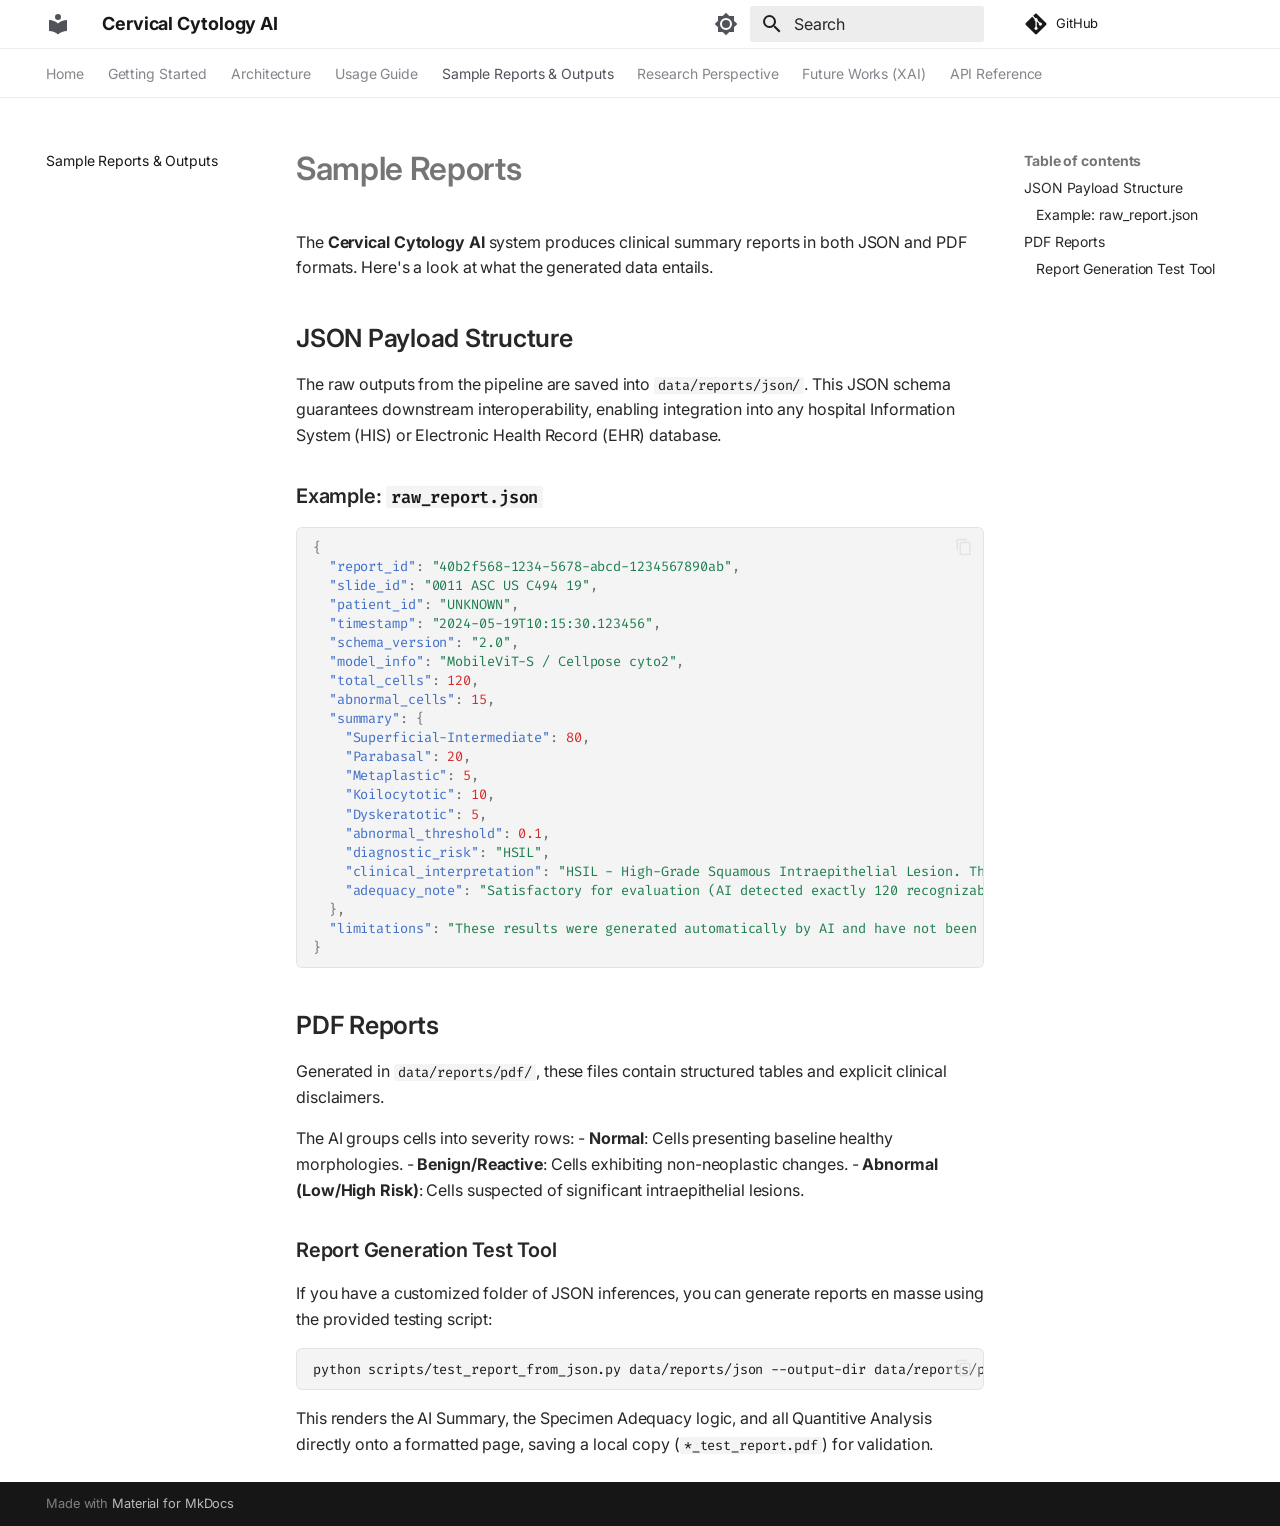
<file: sample_reports/index.html>
<!doctype html>
<html lang="en" class="no-js">
  <head>
    
      <meta charset="utf-8">
      <meta name="viewport" content="width=device-width,initial-scale=1">
      
        <meta name="description" content="End-to-End Clinical Workflow Simulation for Cervical Cytology.">
      
      
        <meta name="author" content="PritamTheCoder">
      
      
      
        <link rel="prev" href="../usage/">
      
      
        <link rel="next" href="../research_perspective/">
      
      
        
      
      
      <link rel="icon" href="../assets/images/favicon.png">
      <meta name="generator" content="mkdocs-1.6.1, mkdocs-material-9.7.6">
    
    
      
        <title>Sample Reports & Outputs - Cervical Cytology AI</title>
      
    
    
      <link rel="stylesheet" href="../assets/stylesheets/main.484c7ddc.min.css">
      
        
        <link rel="stylesheet" href="../assets/stylesheets/palette.ab4e12ef.min.css">
      
      


    
    
      
    
    
      
        
        
        <link rel="preconnect" href="https://fonts.gstatic.com" crossorigin>
        <link rel="stylesheet" href="https://fonts.googleapis.com/css?family=Inter:300,300i,400,400i,700,700i%7CFira+Code:400,400i,700,700i&display=fallback">
        <style>:root{--md-text-font:"Inter";--md-code-font:"Fira Code"}</style>
      
    
    
      <link rel="stylesheet" href="../stylesheets/extra.css">
    
    <script>__md_scope=new URL("..",location),__md_hash=e=>[...e].reduce(((e,_)=>(e<<5)-e+_.charCodeAt(0)),0),__md_get=(e,_=localStorage,t=__md_scope)=>JSON.parse(_.getItem(t.pathname+"."+e)),__md_set=(e,_,t=localStorage,a=__md_scope)=>{try{t.setItem(a.pathname+"."+e,JSON.stringify(_))}catch(e){}}</script>
    
      

    
    
  </head>
  
  
    
    
      
    
    
    
    
    <body dir="ltr" data-md-color-scheme="default" data-md-color-primary="white" data-md-color-accent="black">
  
    
    <input class="md-toggle" data-md-toggle="drawer" type="checkbox" id="__drawer" autocomplete="off">
    <input class="md-toggle" data-md-toggle="search" type="checkbox" id="__search" autocomplete="off">
    <label class="md-overlay" for="__drawer"></label>
    <div data-md-component="skip">
      
        
        <a href="#sample-reports" class="md-skip">
          Skip to content
        </a>
      
    </div>
    <div data-md-component="announce">
      
    </div>
    
    
      

<header class="md-header" data-md-component="header">
  <nav class="md-header__inner md-grid" aria-label="Header">
    <a href=".." title="Cervical Cytology AI" class="md-header__button md-logo" aria-label="Cervical Cytology AI" data-md-component="logo">
      
  
  <svg xmlns="http://www.w3.org/2000/svg" viewBox="0 0 24 24"><path d="M12 8a3 3 0 0 0 3-3 3 3 0 0 0-3-3 3 3 0 0 0-3 3 3 3 0 0 0 3 3m0 3.54C9.64 9.35 6.5 8 3 8v11c3.5 0 6.64 1.35 9 3.54 2.36-2.19 5.5-3.54 9-3.54V8c-3.5 0-6.64 1.35-9 3.54"/></svg>

    </a>
    <label class="md-header__button md-icon" for="__drawer">
      
      <svg xmlns="http://www.w3.org/2000/svg" viewBox="0 0 24 24"><path d="M3 6h18v2H3zm0 5h18v2H3zm0 5h18v2H3z"/></svg>
    </label>
    <div class="md-header__title" data-md-component="header-title">
      <div class="md-header__ellipsis">
        <div class="md-header__topic">
          <span class="md-ellipsis">
            Cervical Cytology AI
          </span>
        </div>
        <div class="md-header__topic" data-md-component="header-topic">
          <span class="md-ellipsis">
            
              Sample Reports & Outputs
            
          </span>
        </div>
      </div>
    </div>
    
      
        <form class="md-header__option" data-md-component="palette">
  
    
    
    
    <input class="md-option" data-md-color-media="(prefers-color-scheme: light)" data-md-color-scheme="default" data-md-color-primary="white" data-md-color-accent="black"  aria-label="Switch to dark mode"  type="radio" name="__palette" id="__palette_0">
    
      <label class="md-header__button md-icon" title="Switch to dark mode" for="__palette_1" hidden>
        <svg xmlns="http://www.w3.org/2000/svg" viewBox="0 0 24 24"><path d="M12 8a4 4 0 0 0-4 4 4 4 0 0 0 4 4 4 4 0 0 0 4-4 4 4 0 0 0-4-4m0 10a6 6 0 0 1-6-6 6 6 0 0 1 6-6 6 6 0 0 1 6 6 6 6 0 0 1-6 6m8-9.31V4h-4.69L12 .69 8.69 4H4v4.69L.69 12 4 15.31V20h4.69L12 23.31 15.31 20H20v-4.69L23.31 12z"/></svg>
      </label>
    
  
    
    
    
    <input class="md-option" data-md-color-media="(prefers-color-scheme: dark)" data-md-color-scheme="slate" data-md-color-primary="black" data-md-color-accent="white"  aria-label="Switch to light mode"  type="radio" name="__palette" id="__palette_1">
    
      <label class="md-header__button md-icon" title="Switch to light mode" for="__palette_0" hidden>
        <svg xmlns="http://www.w3.org/2000/svg" viewBox="0 0 24 24"><path d="M12 18c-.89 0-1.74-.2-2.5-.55C11.56 16.5 13 14.42 13 12s-1.44-4.5-3.5-5.45C10.26 6.2 11.11 6 12 6a6 6 0 0 1 6 6 6 6 0 0 1-6 6m8-9.31V4h-4.69L12 .69 8.69 4H4v4.69L.69 12 4 15.31V20h4.69L12 23.31 15.31 20H20v-4.69L23.31 12z"/></svg>
      </label>
    
  
</form>
      
    
    
      <script>var palette=__md_get("__palette");if(palette&&palette.color){if("(prefers-color-scheme)"===palette.color.media){var media=matchMedia("(prefers-color-scheme: light)"),input=document.querySelector(media.matches?"[data-md-color-media='(prefers-color-scheme: light)']":"[data-md-color-media='(prefers-color-scheme: dark)']");palette.color.media=input.getAttribute("data-md-color-media"),palette.color.scheme=input.getAttribute("data-md-color-scheme"),palette.color.primary=input.getAttribute("data-md-color-primary"),palette.color.accent=input.getAttribute("data-md-color-accent")}for(var[key,value]of Object.entries(palette.color))document.body.setAttribute("data-md-color-"+key,value)}</script>
    
    
    
      
      
        <label class="md-header__button md-icon" for="__search">
          
          <svg xmlns="http://www.w3.org/2000/svg" viewBox="0 0 24 24"><path d="M9.5 3A6.5 6.5 0 0 1 16 9.5c0 1.61-.59 3.09-1.56 4.23l.27.27h.79l5 5-1.5 1.5-5-5v-.79l-.27-.27A6.52 6.52 0 0 1 9.5 16 6.5 6.5 0 0 1 3 9.5 6.5 6.5 0 0 1 9.5 3m0 2C7 5 5 7 5 9.5S7 14 9.5 14 14 12 14 9.5 12 5 9.5 5"/></svg>
        </label>
        <div class="md-search" data-md-component="search" role="dialog">
  <label class="md-search__overlay" for="__search"></label>
  <div class="md-search__inner" role="search">
    <form class="md-search__form" name="search">
      <input type="text" class="md-search__input" name="query" aria-label="Search" placeholder="Search" autocapitalize="off" autocorrect="off" autocomplete="off" spellcheck="false" data-md-component="search-query" required>
      <label class="md-search__icon md-icon" for="__search">
        
        <svg xmlns="http://www.w3.org/2000/svg" viewBox="0 0 24 24"><path d="M9.5 3A6.5 6.5 0 0 1 16 9.5c0 1.61-.59 3.09-1.56 4.23l.27.27h.79l5 5-1.5 1.5-5-5v-.79l-.27-.27A6.52 6.52 0 0 1 9.5 16 6.5 6.5 0 0 1 3 9.5 6.5 6.5 0 0 1 9.5 3m0 2C7 5 5 7 5 9.5S7 14 9.5 14 14 12 14 9.5 12 5 9.5 5"/></svg>
        
        <svg xmlns="http://www.w3.org/2000/svg" viewBox="0 0 24 24"><path d="M20 11v2H8l5.5 5.5-1.42 1.42L4.16 12l7.92-7.92L13.5 5.5 8 11z"/></svg>
      </label>
      <nav class="md-search__options" aria-label="Search">
        
          <a href="javascript:void(0)" class="md-search__icon md-icon" title="Share" aria-label="Share" data-clipboard data-clipboard-text="" data-md-component="search-share" tabindex="-1">
            
            <svg xmlns="http://www.w3.org/2000/svg" viewBox="0 0 24 24"><path d="M18 16.08c-.76 0-1.44.3-1.96.77L8.91 12.7c.05-.23.09-.46.09-.7s-.04-.47-.09-.7l7.05-4.11c.54.5 1.25.81 2.04.81a3 3 0 0 0 3-3 3 3 0 0 0-3-3 3 3 0 0 0-3 3c0 .24.04.47.09.7L8.04 9.81C7.5 9.31 6.79 9 6 9a3 3 0 0 0-3 3 3 3 0 0 0 3 3c.79 0 1.5-.31 2.04-.81l7.12 4.15c-.05.21-.08.43-.08.66 0 1.61 1.31 2.91 2.92 2.91s2.92-1.3 2.92-2.91A2.92 2.92 0 0 0 18 16.08"/></svg>
          </a>
        
        <button type="reset" class="md-search__icon md-icon" title="Clear" aria-label="Clear" tabindex="-1">
          
          <svg xmlns="http://www.w3.org/2000/svg" viewBox="0 0 24 24"><path d="M19 6.41 17.59 5 12 10.59 6.41 5 5 6.41 10.59 12 5 17.59 6.41 19 12 13.41 17.59 19 19 17.59 13.41 12z"/></svg>
        </button>
      </nav>
      
        <div class="md-search__suggest" data-md-component="search-suggest"></div>
      
    </form>
    <div class="md-search__output">
      <div class="md-search__scrollwrap" tabindex="0" data-md-scrollfix>
        <div class="md-search-result" data-md-component="search-result">
          <div class="md-search-result__meta">
            Initializing search
          </div>
          <ol class="md-search-result__list" role="presentation"></ol>
        </div>
      </div>
    </div>
  </div>
</div>
      
    
    
      <div class="md-header__source">
        <a href="https://github.com/PritamTheCoder/cervical_cytology_ai" title="Go to repository" class="md-source" data-md-component="source">
  <div class="md-source__icon md-icon">
    
    <svg xmlns="http://www.w3.org/2000/svg" viewBox="0 0 448 512"><!--! Font Awesome Free 7.1.0 by @fontawesome - https://fontawesome.com License - https://fontawesome.com/license/free (Icons: CC BY 4.0, Fonts: SIL OFL 1.1, Code: MIT License) Copyright 2025 Fonticons, Inc.--><path d="M439.6 236.1 244 40.5c-5.4-5.5-12.8-8.5-20.4-8.5s-15 3-20.4 8.4L162.5 81l51.5 51.5c27.1-9.1 52.7 16.8 43.4 43.7l49.7 49.7c34.2-11.8 61.2 31 35.5 56.7-26.5 26.5-70.2-2.9-56-37.3L240.3 199v121.9c25.3 12.5 22.3 41.8 9.1 55-6.4 6.4-15.2 10.1-24.3 10.1s-17.8-3.6-24.3-10.1c-17.6-17.6-11.1-46.9 11.2-56v-123c-20.8-8.5-24.6-30.7-18.6-45L142.6 101 8.5 235.1C3 240.6 0 247.9 0 255.5s3 15 8.5 20.4l195.6 195.7c5.4 5.4 12.7 8.4 20.4 8.4s15-3 20.4-8.4l194.7-194.7c5.4-5.4 8.4-12.8 8.4-20.4s-3-15-8.4-20.4"/></svg>
  </div>
  <div class="md-source__repository">
    GitHub
  </div>
</a>
      </div>
    
  </nav>
  
</header>
    
    <div class="md-container" data-md-component="container">
      
      
        
          
            
<nav class="md-tabs" aria-label="Tabs" data-md-component="tabs">
  <div class="md-grid">
    <ul class="md-tabs__list">
      
        
  
  
  
  
    <li class="md-tabs__item">
      <a href=".." class="md-tabs__link">
        
  
  
    
  
  Home

      </a>
    </li>
  

      
        
  
  
  
  
    <li class="md-tabs__item">
      <a href="../installation/" class="md-tabs__link">
        
  
  
    
  
  Getting Started

      </a>
    </li>
  

      
        
  
  
  
  
    <li class="md-tabs__item">
      <a href="../architecture/" class="md-tabs__link">
        
  
  
    
  
  Architecture

      </a>
    </li>
  

      
        
  
  
  
  
    <li class="md-tabs__item">
      <a href="../usage/" class="md-tabs__link">
        
  
  
    
  
  Usage Guide

      </a>
    </li>
  

      
        
  
  
  
    
  
  
    <li class="md-tabs__item md-tabs__item--active">
      <a href="./" class="md-tabs__link">
        
  
  
    
  
  Sample Reports & Outputs

      </a>
    </li>
  

      
        
  
  
  
  
    <li class="md-tabs__item">
      <a href="../research_perspective/" class="md-tabs__link">
        
  
  
    
  
  Research Perspective

      </a>
    </li>
  

      
        
  
  
  
  
    <li class="md-tabs__item">
      <a href="../explainable/implementation_plan/" class="md-tabs__link">
        
  
  
    
  
  Future Works (XAI)

      </a>
    </li>
  

      
        
  
  
  
  
    
    
      <li class="md-tabs__item">
        <a href="../reference/data/" class="md-tabs__link">
          
  
  
    
  
  API Reference

        </a>
      </li>
    
  

      
    </ul>
  </div>
</nav>
          
        
      
      <main class="md-main" data-md-component="main">
        <div class="md-main__inner md-grid">
          
            
              
              <div class="md-sidebar md-sidebar--primary" data-md-component="sidebar" data-md-type="navigation" >
                <div class="md-sidebar__scrollwrap">
                  <div class="md-sidebar__inner">
                    


  


<nav class="md-nav md-nav--primary md-nav--lifted" aria-label="Navigation" data-md-level="0">
  <label class="md-nav__title" for="__drawer">
    <a href=".." title="Cervical Cytology AI" class="md-nav__button md-logo" aria-label="Cervical Cytology AI" data-md-component="logo">
      
  
  <svg xmlns="http://www.w3.org/2000/svg" viewBox="0 0 24 24"><path d="M12 8a3 3 0 0 0 3-3 3 3 0 0 0-3-3 3 3 0 0 0-3 3 3 3 0 0 0 3 3m0 3.54C9.64 9.35 6.5 8 3 8v11c3.5 0 6.64 1.35 9 3.54 2.36-2.19 5.5-3.54 9-3.54V8c-3.5 0-6.64 1.35-9 3.54"/></svg>

    </a>
    Cervical Cytology AI
  </label>
  
    <div class="md-nav__source">
      <a href="https://github.com/PritamTheCoder/cervical_cytology_ai" title="Go to repository" class="md-source" data-md-component="source">
  <div class="md-source__icon md-icon">
    
    <svg xmlns="http://www.w3.org/2000/svg" viewBox="0 0 448 512"><!--! Font Awesome Free 7.1.0 by @fontawesome - https://fontawesome.com License - https://fontawesome.com/license/free (Icons: CC BY 4.0, Fonts: SIL OFL 1.1, Code: MIT License) Copyright 2025 Fonticons, Inc.--><path d="M439.6 236.1 244 40.5c-5.4-5.5-12.8-8.5-20.4-8.5s-15 3-20.4 8.4L162.5 81l51.5 51.5c27.1-9.1 52.7 16.8 43.4 43.7l49.7 49.7c34.2-11.8 61.2 31 35.5 56.7-26.5 26.5-70.2-2.9-56-37.3L240.3 199v121.9c25.3 12.5 22.3 41.8 9.1 55-6.4 6.4-15.2 10.1-24.3 10.1s-17.8-3.6-24.3-10.1c-17.6-17.6-11.1-46.9 11.2-56v-123c-20.8-8.5-24.6-30.7-18.6-45L142.6 101 8.5 235.1C3 240.6 0 247.9 0 255.5s3 15 8.5 20.4l195.6 195.7c5.4 5.4 12.7 8.4 20.4 8.4s15-3 20.4-8.4l194.7-194.7c5.4-5.4 8.4-12.8 8.4-20.4s-3-15-8.4-20.4"/></svg>
  </div>
  <div class="md-source__repository">
    GitHub
  </div>
</a>
    </div>
  
  <ul class="md-nav__list" data-md-scrollfix>
    
      
      
  
  
  
  
    <li class="md-nav__item">
      <a href=".." class="md-nav__link">
        
  
  
  <span class="md-ellipsis">
    
  
    Home
  

    
  </span>
  
  

      </a>
    </li>
  

    
      
      
  
  
  
  
    <li class="md-nav__item">
      <a href="../installation/" class="md-nav__link">
        
  
  
  <span class="md-ellipsis">
    
  
    Getting Started
  

    
  </span>
  
  

      </a>
    </li>
  

    
      
      
  
  
  
  
    <li class="md-nav__item">
      <a href="../architecture/" class="md-nav__link">
        
  
  
  <span class="md-ellipsis">
    
  
    Architecture
  

    
  </span>
  
  

      </a>
    </li>
  

    
      
      
  
  
  
  
    <li class="md-nav__item">
      <a href="../usage/" class="md-nav__link">
        
  
  
  <span class="md-ellipsis">
    
  
    Usage Guide
  

    
  </span>
  
  

      </a>
    </li>
  

    
      
      
  
  
    
  
  
  
    <li class="md-nav__item md-nav__item--active">
      
      <input class="md-nav__toggle md-toggle" type="checkbox" id="__toc">
      
      
        
      
      
        <label class="md-nav__link md-nav__link--active" for="__toc">
          
  
  
  <span class="md-ellipsis">
    
  
    Sample Reports & Outputs
  

    
  </span>
  
  

          <span class="md-nav__icon md-icon"></span>
        </label>
      
      <a href="./" class="md-nav__link md-nav__link--active">
        
  
  
  <span class="md-ellipsis">
    
  
    Sample Reports & Outputs
  

    
  </span>
  
  

      </a>
      
        

<nav class="md-nav md-nav--secondary" aria-label="Table of contents">
  
  
  
    
  
  
    <label class="md-nav__title" for="__toc">
      <span class="md-nav__icon md-icon"></span>
      Table of contents
    </label>
    <ul class="md-nav__list" data-md-component="toc" data-md-scrollfix>
      
        <li class="md-nav__item">
  <a href="#json-payload-structure" class="md-nav__link">
    <span class="md-ellipsis">
      
        JSON Payload Structure
      
    </span>
  </a>
  
    <nav class="md-nav" aria-label="JSON Payload Structure">
      <ul class="md-nav__list">
        
          <li class="md-nav__item">
  <a href="#example-raw_reportjson" class="md-nav__link">
    <span class="md-ellipsis">
      
        Example: raw_report.json
      
    </span>
  </a>
  
</li>
        
      </ul>
    </nav>
  
</li>
      
        <li class="md-nav__item">
  <a href="#pdf-reports" class="md-nav__link">
    <span class="md-ellipsis">
      
        PDF Reports
      
    </span>
  </a>
  
    <nav class="md-nav" aria-label="PDF Reports">
      <ul class="md-nav__list">
        
          <li class="md-nav__item">
  <a href="#report-generation-test-tool" class="md-nav__link">
    <span class="md-ellipsis">
      
        Report Generation Test Tool
      
    </span>
  </a>
  
</li>
        
      </ul>
    </nav>
  
</li>
      
    </ul>
  
</nav>
      
    </li>
  

    
      
      
  
  
  
  
    <li class="md-nav__item">
      <a href="../research_perspective/" class="md-nav__link">
        
  
  
  <span class="md-ellipsis">
    
  
    Research Perspective
  

    
  </span>
  
  

      </a>
    </li>
  

    
      
      
  
  
  
  
    <li class="md-nav__item">
      <a href="../explainable/implementation_plan/" class="md-nav__link">
        
  
  
  <span class="md-ellipsis">
    
  
    Future Works (XAI)
  

    
  </span>
  
  

      </a>
    </li>
  

    
      
      
  
  
  
  
    
    
      
        
      
        
      
        
      
        
      
        
      
    
    
    
      
      
    
    
    <li class="md-nav__item md-nav__item--nested">
      
        
        
        <input class="md-nav__toggle md-toggle " type="checkbox" id="__nav_8" >
        
          
          <label class="md-nav__link" for="__nav_8" id="__nav_8_label" tabindex="0">
            
  
  
  <span class="md-ellipsis">
    
  
    API Reference
  

    
  </span>
  
  

            <span class="md-nav__icon md-icon"></span>
          </label>
        
        <nav class="md-nav" data-md-level="1" aria-labelledby="__nav_8_label" aria-expanded="false">
          <label class="md-nav__title" for="__nav_8">
            <span class="md-nav__icon md-icon"></span>
            
  
    API Reference
  

          </label>
          <ul class="md-nav__list" data-md-scrollfix>
            
              
                
  
  
  
  
    <li class="md-nav__item">
      <a href="../reference/data/" class="md-nav__link">
        
  
  
  <span class="md-ellipsis">
    
  
    Data Handlers
  

    
  </span>
  
  

      </a>
    </li>
  

              
            
              
                
  
  
  
  
    <li class="md-nav__item">
      <a href="../reference/segmentation/" class="md-nav__link">
        
  
  
  <span class="md-ellipsis">
    
  
    Segmentation (Cellpose)
  

    
  </span>
  
  

      </a>
    </li>
  

              
            
              
                
  
  
  
  
    <li class="md-nav__item">
      <a href="../reference/classification/" class="md-nav__link">
        
  
  
  <span class="md-ellipsis">
    
  
    Classification (MobileViT)
  

    
  </span>
  
  

      </a>
    </li>
  

              
            
              
                
  
  
  
  
    <li class="md-nav__item">
      <a href="../reference/reporting/" class="md-nav__link">
        
  
  
  <span class="md-ellipsis">
    
  
    Aggregation & Reporting
  

    
  </span>
  
  

      </a>
    </li>
  

              
            
              
                
  
  
  
  
    <li class="md-nav__item">
      <a href="../reference/experiments/" class="md-nav__link">
        
  
  
  <span class="md-ellipsis">
    
  
    Experiments
  

    
  </span>
  
  

      </a>
    </li>
  

              
            
          </ul>
        </nav>
      
    </li>
  

    
  </ul>
</nav>
                  </div>
                </div>
              </div>
            
            
              
              <div class="md-sidebar md-sidebar--secondary" data-md-component="sidebar" data-md-type="toc" >
                <div class="md-sidebar__scrollwrap">
                  <div class="md-sidebar__inner">
                    

<nav class="md-nav md-nav--secondary" aria-label="Table of contents">
  
  
  
    
  
  
    <label class="md-nav__title" for="__toc">
      <span class="md-nav__icon md-icon"></span>
      Table of contents
    </label>
    <ul class="md-nav__list" data-md-component="toc" data-md-scrollfix>
      
        <li class="md-nav__item">
  <a href="#json-payload-structure" class="md-nav__link">
    <span class="md-ellipsis">
      
        JSON Payload Structure
      
    </span>
  </a>
  
    <nav class="md-nav" aria-label="JSON Payload Structure">
      <ul class="md-nav__list">
        
          <li class="md-nav__item">
  <a href="#example-raw_reportjson" class="md-nav__link">
    <span class="md-ellipsis">
      
        Example: raw_report.json
      
    </span>
  </a>
  
</li>
        
      </ul>
    </nav>
  
</li>
      
        <li class="md-nav__item">
  <a href="#pdf-reports" class="md-nav__link">
    <span class="md-ellipsis">
      
        PDF Reports
      
    </span>
  </a>
  
    <nav class="md-nav" aria-label="PDF Reports">
      <ul class="md-nav__list">
        
          <li class="md-nav__item">
  <a href="#report-generation-test-tool" class="md-nav__link">
    <span class="md-ellipsis">
      
        Report Generation Test Tool
      
    </span>
  </a>
  
</li>
        
      </ul>
    </nav>
  
</li>
      
    </ul>
  
</nav>
                  </div>
                </div>
              </div>
            
          
          
            <div class="md-content" data-md-component="content">
              
              <article class="md-content__inner md-typeset">
                
                  


  
  


<h1 id="sample-reports">Sample Reports<a class="headerlink" href="#sample-reports" title="Permanent link">&para;</a></h1>
<p>The <strong>Cervical Cytology AI</strong> system produces clinical summary reports in both JSON and PDF formats. Here's a look at what the generated data entails.</p>
<h2 id="json-payload-structure">JSON Payload Structure<a class="headerlink" href="#json-payload-structure" title="Permanent link">&para;</a></h2>
<p>The raw outputs from the pipeline are saved into <code>data/reports/json/</code>. This JSON schema guarantees downstream interoperability, enabling integration into any hospital Information System (HIS) or Electronic Health Record (EHR) database.</p>
<h3 id="example-raw_reportjson">Example: <code>raw_report.json</code><a class="headerlink" href="#example-raw_reportjson" title="Permanent link">&para;</a></h3>
<div class="highlight"><pre><span></span><code><a id="__codelineno-0-1" name="__codelineno-0-1" href="#__codelineno-0-1"></a><span class="p">{</span>
<a id="__codelineno-0-2" name="__codelineno-0-2" href="#__codelineno-0-2"></a><span class="w">  </span><span class="nt">&quot;report_id&quot;</span><span class="p">:</span><span class="w"> </span><span class="s2">&quot;40b2f568-1234-5678-abcd-1234567890ab&quot;</span><span class="p">,</span>
<a id="__codelineno-0-3" name="__codelineno-0-3" href="#__codelineno-0-3"></a><span class="w">  </span><span class="nt">&quot;slide_id&quot;</span><span class="p">:</span><span class="w"> </span><span class="s2">&quot;0011 ASC US C494 19&quot;</span><span class="p">,</span>
<a id="__codelineno-0-4" name="__codelineno-0-4" href="#__codelineno-0-4"></a><span class="w">  </span><span class="nt">&quot;patient_id&quot;</span><span class="p">:</span><span class="w"> </span><span class="s2">&quot;UNKNOWN&quot;</span><span class="p">,</span>
<a id="__codelineno-0-5" name="__codelineno-0-5" href="#__codelineno-0-5"></a><span class="w">  </span><span class="nt">&quot;timestamp&quot;</span><span class="p">:</span><span class="w"> </span><span class="s2">&quot;2024-05-19T10:15:30.123456&quot;</span><span class="p">,</span>
<a id="__codelineno-0-6" name="__codelineno-0-6" href="#__codelineno-0-6"></a><span class="w">  </span><span class="nt">&quot;schema_version&quot;</span><span class="p">:</span><span class="w"> </span><span class="s2">&quot;2.0&quot;</span><span class="p">,</span>
<a id="__codelineno-0-7" name="__codelineno-0-7" href="#__codelineno-0-7"></a><span class="w">  </span><span class="nt">&quot;model_info&quot;</span><span class="p">:</span><span class="w"> </span><span class="s2">&quot;MobileViT-S / Cellpose cyto2&quot;</span><span class="p">,</span>
<a id="__codelineno-0-8" name="__codelineno-0-8" href="#__codelineno-0-8"></a><span class="w">  </span><span class="nt">&quot;total_cells&quot;</span><span class="p">:</span><span class="w"> </span><span class="mi">120</span><span class="p">,</span>
<a id="__codelineno-0-9" name="__codelineno-0-9" href="#__codelineno-0-9"></a><span class="w">  </span><span class="nt">&quot;abnormal_cells&quot;</span><span class="p">:</span><span class="w"> </span><span class="mi">15</span><span class="p">,</span>
<a id="__codelineno-0-10" name="__codelineno-0-10" href="#__codelineno-0-10"></a><span class="w">  </span><span class="nt">&quot;summary&quot;</span><span class="p">:</span><span class="w"> </span><span class="p">{</span>
<a id="__codelineno-0-11" name="__codelineno-0-11" href="#__codelineno-0-11"></a><span class="w">    </span><span class="nt">&quot;Superficial-Intermediate&quot;</span><span class="p">:</span><span class="w"> </span><span class="mi">80</span><span class="p">,</span>
<a id="__codelineno-0-12" name="__codelineno-0-12" href="#__codelineno-0-12"></a><span class="w">    </span><span class="nt">&quot;Parabasal&quot;</span><span class="p">:</span><span class="w"> </span><span class="mi">20</span><span class="p">,</span>
<a id="__codelineno-0-13" name="__codelineno-0-13" href="#__codelineno-0-13"></a><span class="w">    </span><span class="nt">&quot;Metaplastic&quot;</span><span class="p">:</span><span class="w"> </span><span class="mi">5</span><span class="p">,</span>
<a id="__codelineno-0-14" name="__codelineno-0-14" href="#__codelineno-0-14"></a><span class="w">    </span><span class="nt">&quot;Koilocytotic&quot;</span><span class="p">:</span><span class="w"> </span><span class="mi">10</span><span class="p">,</span>
<a id="__codelineno-0-15" name="__codelineno-0-15" href="#__codelineno-0-15"></a><span class="w">    </span><span class="nt">&quot;Dyskeratotic&quot;</span><span class="p">:</span><span class="w"> </span><span class="mi">5</span><span class="p">,</span>
<a id="__codelineno-0-16" name="__codelineno-0-16" href="#__codelineno-0-16"></a><span class="w">    </span><span class="nt">&quot;abnormal_threshold&quot;</span><span class="p">:</span><span class="w"> </span><span class="mf">0.1</span><span class="p">,</span>
<a id="__codelineno-0-17" name="__codelineno-0-17" href="#__codelineno-0-17"></a><span class="w">    </span><span class="nt">&quot;diagnostic_risk&quot;</span><span class="p">:</span><span class="w"> </span><span class="s2">&quot;HSIL&quot;</span><span class="p">,</span>
<a id="__codelineno-0-18" name="__codelineno-0-18" href="#__codelineno-0-18"></a><span class="w">    </span><span class="nt">&quot;clinical_interpretation&quot;</span><span class="p">:</span><span class="w"> </span><span class="s2">&quot;HSIL - High-Grade Squamous Intraepithelial Lesion. The AI detected high-risk (Dyskeratotic) cellular anomalies encompassing 4.1% of the overall specimen.&quot;</span><span class="p">,</span>
<a id="__codelineno-0-19" name="__codelineno-0-19" href="#__codelineno-0-19"></a><span class="w">    </span><span class="nt">&quot;adequacy_note&quot;</span><span class="p">:</span><span class="w"> </span><span class="s2">&quot;Satisfactory for evaluation (AI detected exactly 120 recognizable cells in the analyzed fields limits)&quot;</span>
<a id="__codelineno-0-20" name="__codelineno-0-20" href="#__codelineno-0-20"></a><span class="w">  </span><span class="p">},</span>
<a id="__codelineno-0-21" name="__codelineno-0-21" href="#__codelineno-0-21"></a><span class="w">  </span><span class="nt">&quot;limitations&quot;</span><span class="p">:</span><span class="w"> </span><span class="s2">&quot;These results were generated automatically by AI and have not been validated by a cytopathologist.&quot;</span>
<a id="__codelineno-0-22" name="__codelineno-0-22" href="#__codelineno-0-22"></a><span class="p">}</span>
</code></pre></div>
<h2 id="pdf-reports">PDF Reports<a class="headerlink" href="#pdf-reports" title="Permanent link">&para;</a></h2>
<p>Generated in <code>data/reports/pdf/</code>, these files contain structured tables and explicit clinical disclaimers.</p>
<p>The AI groups cells into severity rows:
- <strong>Normal</strong>: Cells presenting baseline healthy morphologies.
- <strong>Benign/Reactive</strong>: Cells exhibiting non-neoplastic changes.
- <strong>Abnormal (Low/High Risk)</strong>: Cells suspected of significant intraepithelial lesions.</p>
<h3 id="report-generation-test-tool">Report Generation Test Tool<a class="headerlink" href="#report-generation-test-tool" title="Permanent link">&para;</a></h3>
<p>If you have a customized folder of JSON inferences, you can generate reports en masse using the provided testing script:</p>
<div class="highlight"><pre><span></span><code><a id="__codelineno-1-1" name="__codelineno-1-1" href="#__codelineno-1-1"></a>python<span class="w"> </span>scripts/test_report_from_json.py<span class="w"> </span>data/reports/json<span class="w"> </span>--output-dir<span class="w"> </span>data/reports/pdf/test_runs
</code></pre></div>
<p>This renders the AI Summary, the Specimen Adequacy logic, and all Quantitive Analysis directly onto a formatted page, saving a local copy (<code>*_test_report.pdf</code>) for validation.</p>












                
              </article>
            </div>
          
          
<script>var target=document.getElementById(location.hash.slice(1));target&&target.name&&(target.checked=target.name.startsWith("__tabbed_"))</script>
        </div>
        
          <button type="button" class="md-top md-icon" data-md-component="top" hidden>
  
  <svg xmlns="http://www.w3.org/2000/svg" viewBox="0 0 24 24"><path d="M13 20h-2V8l-5.5 5.5-1.42-1.42L12 4.16l7.92 7.92-1.42 1.42L13 8z"/></svg>
  Back to top
</button>
        
      </main>
      
        <footer class="md-footer">
  
  <div class="md-footer-meta md-typeset">
    <div class="md-footer-meta__inner md-grid">
      <div class="md-copyright">
  
  
    Made with
    <a href="https://squidfunk.github.io/mkdocs-material/" target="_blank" rel="noopener">
      Material for MkDocs
    </a>
  
</div>
      
    </div>
  </div>
</footer>
      
    </div>
    <div class="md-dialog" data-md-component="dialog">
      <div class="md-dialog__inner md-typeset"></div>
    </div>
    
    
    
      
      
      <script id="__config" type="application/json">{"annotate": null, "base": "..", "features": ["navigation.tabs", "navigation.indexes", "navigation.top", "search.suggest", "search.highlight", "search.share", "content.code.copy", "content.code.annotate"], "search": "../assets/javascripts/workers/search.2c215733.min.js", "tags": null, "translations": {"clipboard.copied": "Copied to clipboard", "clipboard.copy": "Copy to clipboard", "search.result.more.one": "1 more on this page", "search.result.more.other": "# more on this page", "search.result.none": "No matching documents", "search.result.one": "1 matching document", "search.result.other": "# matching documents", "search.result.placeholder": "Type to start searching", "search.result.term.missing": "Missing", "select.version": "Select version"}, "version": null}</script>
    
    
      <script src="../assets/javascripts/bundle.79ae519e.min.js"></script>
      
    
  </body>
</html>
</file>
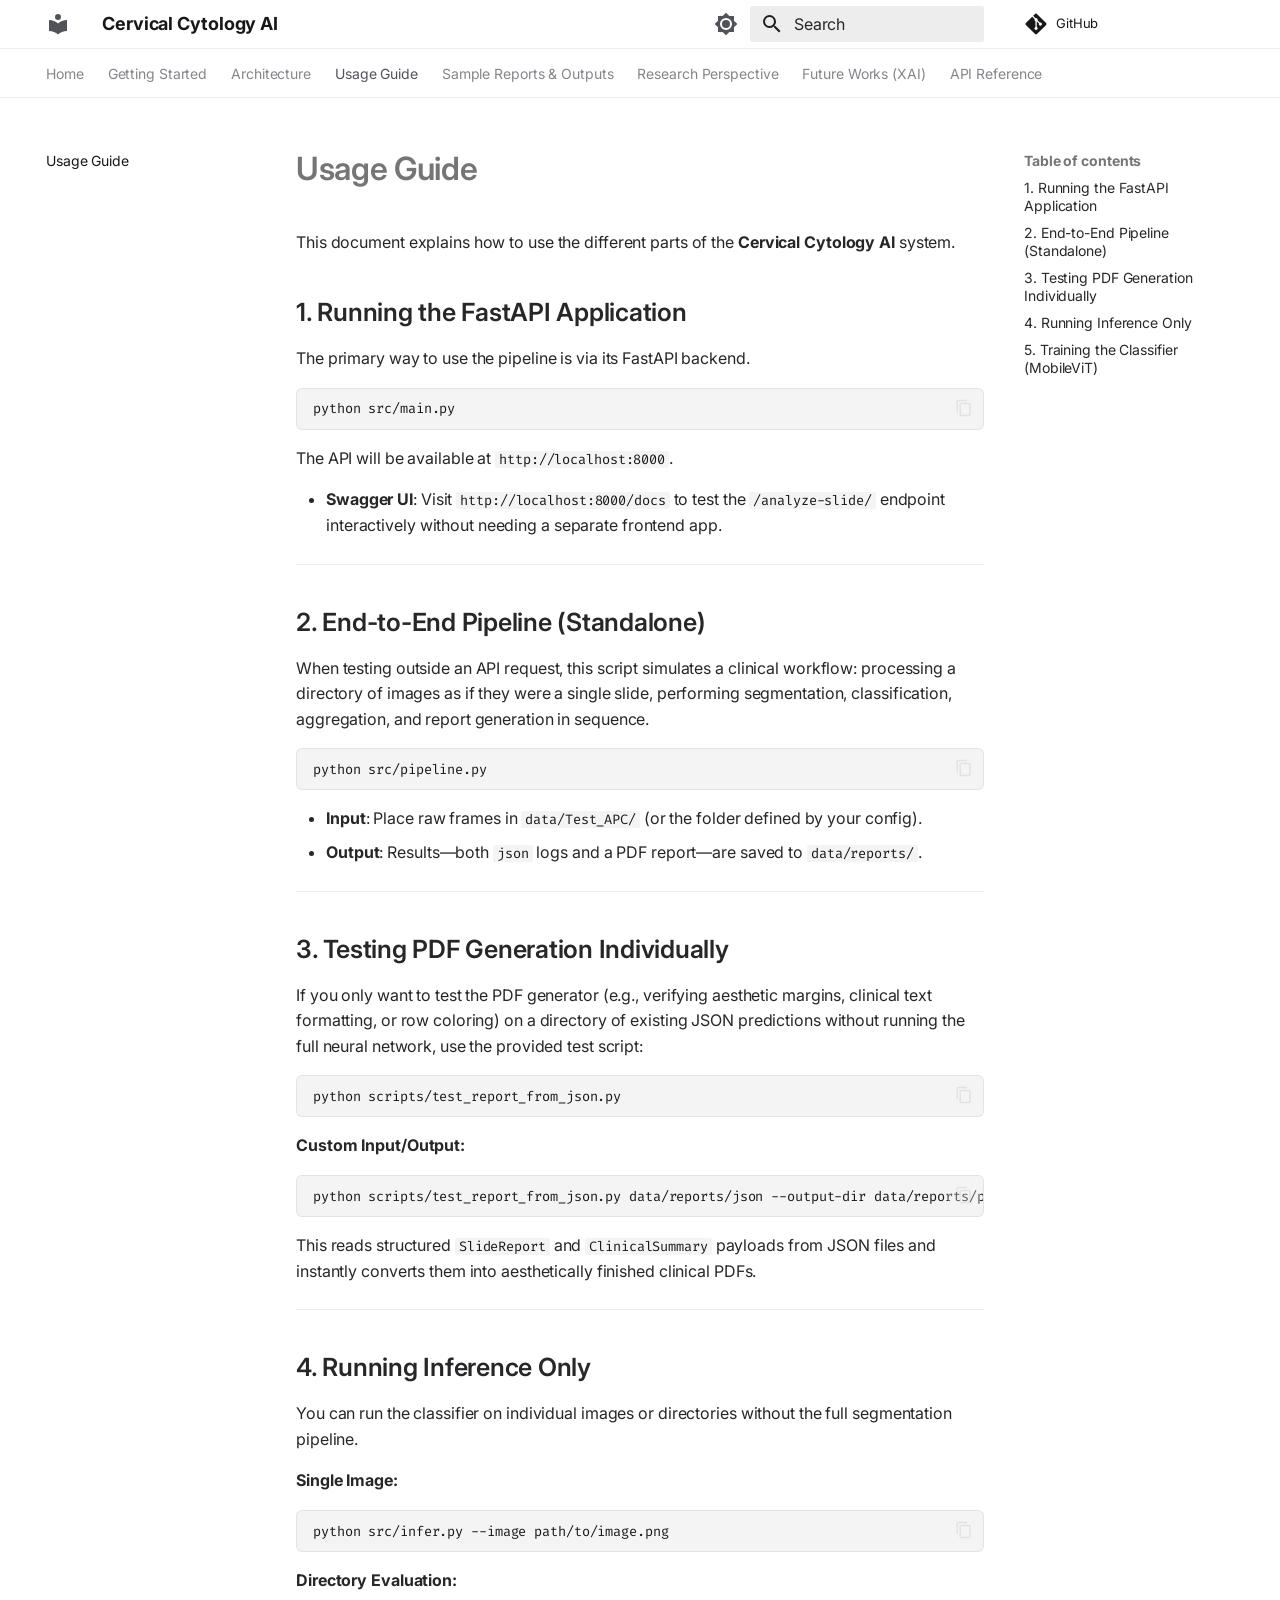
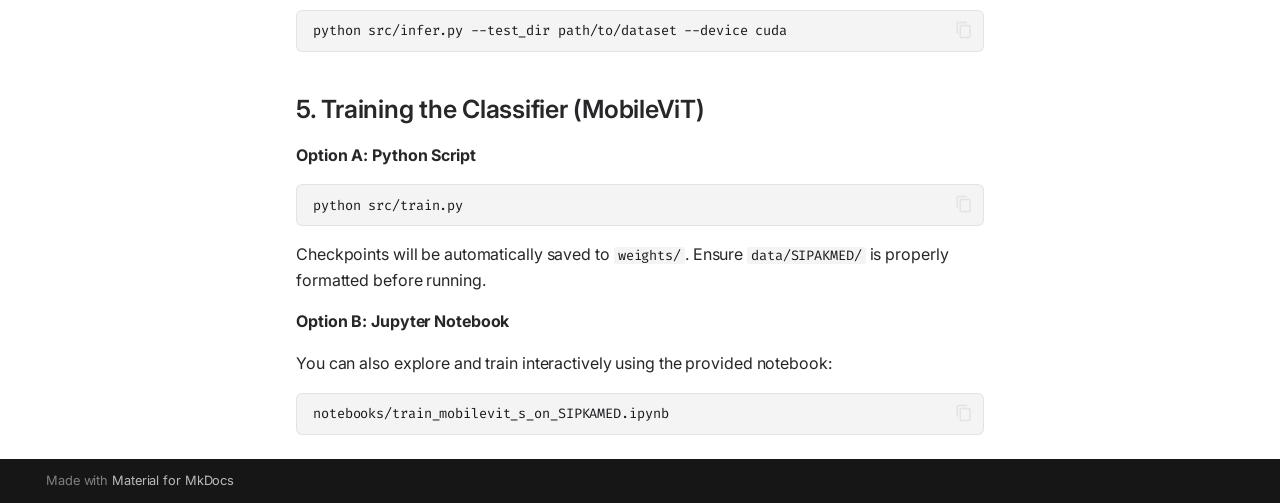
<file: usage/index.html>
<!doctype html>
<html lang="en" class="no-js">
  <head>
    
      <meta charset="utf-8">
      <meta name="viewport" content="width=device-width,initial-scale=1">
      
        <meta name="description" content="End-to-End Clinical Workflow Simulation for Cervical Cytology.">
      
      
        <meta name="author" content="PritamTheCoder">
      
      
      
        <link rel="prev" href="../architecture/">
      
      
        <link rel="next" href="../sample_reports/">
      
      
        
      
      
      <link rel="icon" href="../assets/images/favicon.png">
      <meta name="generator" content="mkdocs-1.6.1, mkdocs-material-9.7.6">
    
    
      
        <title>Usage Guide - Cervical Cytology AI</title>
      
    
    
      <link rel="stylesheet" href="../assets/stylesheets/main.484c7ddc.min.css">
      
        
        <link rel="stylesheet" href="../assets/stylesheets/palette.ab4e12ef.min.css">
      
      


    
    
      
    
    
      
        
        
        <link rel="preconnect" href="https://fonts.gstatic.com" crossorigin>
        <link rel="stylesheet" href="https://fonts.googleapis.com/css?family=Inter:300,300i,400,400i,700,700i%7CFira+Code:400,400i,700,700i&display=fallback">
        <style>:root{--md-text-font:"Inter";--md-code-font:"Fira Code"}</style>
      
    
    
      <link rel="stylesheet" href="../stylesheets/extra.css">
    
    <script>__md_scope=new URL("..",location),__md_hash=e=>[...e].reduce(((e,_)=>(e<<5)-e+_.charCodeAt(0)),0),__md_get=(e,_=localStorage,t=__md_scope)=>JSON.parse(_.getItem(t.pathname+"."+e)),__md_set=(e,_,t=localStorage,a=__md_scope)=>{try{t.setItem(a.pathname+"."+e,JSON.stringify(_))}catch(e){}}</script>
    
      

    
    
  </head>
  
  
    
    
      
    
    
    
    
    <body dir="ltr" data-md-color-scheme="default" data-md-color-primary="white" data-md-color-accent="black">
  
    
    <input class="md-toggle" data-md-toggle="drawer" type="checkbox" id="__drawer" autocomplete="off">
    <input class="md-toggle" data-md-toggle="search" type="checkbox" id="__search" autocomplete="off">
    <label class="md-overlay" for="__drawer"></label>
    <div data-md-component="skip">
      
        
        <a href="#usage-guide" class="md-skip">
          Skip to content
        </a>
      
    </div>
    <div data-md-component="announce">
      
    </div>
    
    
      

<header class="md-header" data-md-component="header">
  <nav class="md-header__inner md-grid" aria-label="Header">
    <a href=".." title="Cervical Cytology AI" class="md-header__button md-logo" aria-label="Cervical Cytology AI" data-md-component="logo">
      
  
  <svg xmlns="http://www.w3.org/2000/svg" viewBox="0 0 24 24"><path d="M12 8a3 3 0 0 0 3-3 3 3 0 0 0-3-3 3 3 0 0 0-3 3 3 3 0 0 0 3 3m0 3.54C9.64 9.35 6.5 8 3 8v11c3.5 0 6.64 1.35 9 3.54 2.36-2.19 5.5-3.54 9-3.54V8c-3.5 0-6.64 1.35-9 3.54"/></svg>

    </a>
    <label class="md-header__button md-icon" for="__drawer">
      
      <svg xmlns="http://www.w3.org/2000/svg" viewBox="0 0 24 24"><path d="M3 6h18v2H3zm0 5h18v2H3zm0 5h18v2H3z"/></svg>
    </label>
    <div class="md-header__title" data-md-component="header-title">
      <div class="md-header__ellipsis">
        <div class="md-header__topic">
          <span class="md-ellipsis">
            Cervical Cytology AI
          </span>
        </div>
        <div class="md-header__topic" data-md-component="header-topic">
          <span class="md-ellipsis">
            
              Usage Guide
            
          </span>
        </div>
      </div>
    </div>
    
      
        <form class="md-header__option" data-md-component="palette">
  
    
    
    
    <input class="md-option" data-md-color-media="(prefers-color-scheme: light)" data-md-color-scheme="default" data-md-color-primary="white" data-md-color-accent="black"  aria-label="Switch to dark mode"  type="radio" name="__palette" id="__palette_0">
    
      <label class="md-header__button md-icon" title="Switch to dark mode" for="__palette_1" hidden>
        <svg xmlns="http://www.w3.org/2000/svg" viewBox="0 0 24 24"><path d="M12 8a4 4 0 0 0-4 4 4 4 0 0 0 4 4 4 4 0 0 0 4-4 4 4 0 0 0-4-4m0 10a6 6 0 0 1-6-6 6 6 0 0 1 6-6 6 6 0 0 1 6 6 6 6 0 0 1-6 6m8-9.31V4h-4.69L12 .69 8.69 4H4v4.69L.69 12 4 15.31V20h4.69L12 23.31 15.31 20H20v-4.69L23.31 12z"/></svg>
      </label>
    
  
    
    
    
    <input class="md-option" data-md-color-media="(prefers-color-scheme: dark)" data-md-color-scheme="slate" data-md-color-primary="black" data-md-color-accent="white"  aria-label="Switch to light mode"  type="radio" name="__palette" id="__palette_1">
    
      <label class="md-header__button md-icon" title="Switch to light mode" for="__palette_0" hidden>
        <svg xmlns="http://www.w3.org/2000/svg" viewBox="0 0 24 24"><path d="M12 18c-.89 0-1.74-.2-2.5-.55C11.56 16.5 13 14.42 13 12s-1.44-4.5-3.5-5.45C10.26 6.2 11.11 6 12 6a6 6 0 0 1 6 6 6 6 0 0 1-6 6m8-9.31V4h-4.69L12 .69 8.69 4H4v4.69L.69 12 4 15.31V20h4.69L12 23.31 15.31 20H20v-4.69L23.31 12z"/></svg>
      </label>
    
  
</form>
      
    
    
      <script>var palette=__md_get("__palette");if(palette&&palette.color){if("(prefers-color-scheme)"===palette.color.media){var media=matchMedia("(prefers-color-scheme: light)"),input=document.querySelector(media.matches?"[data-md-color-media='(prefers-color-scheme: light)']":"[data-md-color-media='(prefers-color-scheme: dark)']");palette.color.media=input.getAttribute("data-md-color-media"),palette.color.scheme=input.getAttribute("data-md-color-scheme"),palette.color.primary=input.getAttribute("data-md-color-primary"),palette.color.accent=input.getAttribute("data-md-color-accent")}for(var[key,value]of Object.entries(palette.color))document.body.setAttribute("data-md-color-"+key,value)}</script>
    
    
    
      
      
        <label class="md-header__button md-icon" for="__search">
          
          <svg xmlns="http://www.w3.org/2000/svg" viewBox="0 0 24 24"><path d="M9.5 3A6.5 6.5 0 0 1 16 9.5c0 1.61-.59 3.09-1.56 4.23l.27.27h.79l5 5-1.5 1.5-5-5v-.79l-.27-.27A6.52 6.52 0 0 1 9.5 16 6.5 6.5 0 0 1 3 9.5 6.5 6.5 0 0 1 9.5 3m0 2C7 5 5 7 5 9.5S7 14 9.5 14 14 12 14 9.5 12 5 9.5 5"/></svg>
        </label>
        <div class="md-search" data-md-component="search" role="dialog">
  <label class="md-search__overlay" for="__search"></label>
  <div class="md-search__inner" role="search">
    <form class="md-search__form" name="search">
      <input type="text" class="md-search__input" name="query" aria-label="Search" placeholder="Search" autocapitalize="off" autocorrect="off" autocomplete="off" spellcheck="false" data-md-component="search-query" required>
      <label class="md-search__icon md-icon" for="__search">
        
        <svg xmlns="http://www.w3.org/2000/svg" viewBox="0 0 24 24"><path d="M9.5 3A6.5 6.5 0 0 1 16 9.5c0 1.61-.59 3.09-1.56 4.23l.27.27h.79l5 5-1.5 1.5-5-5v-.79l-.27-.27A6.52 6.52 0 0 1 9.5 16 6.5 6.5 0 0 1 3 9.5 6.5 6.5 0 0 1 9.5 3m0 2C7 5 5 7 5 9.5S7 14 9.5 14 14 12 14 9.5 12 5 9.5 5"/></svg>
        
        <svg xmlns="http://www.w3.org/2000/svg" viewBox="0 0 24 24"><path d="M20 11v2H8l5.5 5.5-1.42 1.42L4.16 12l7.92-7.92L13.5 5.5 8 11z"/></svg>
      </label>
      <nav class="md-search__options" aria-label="Search">
        
          <a href="javascript:void(0)" class="md-search__icon md-icon" title="Share" aria-label="Share" data-clipboard data-clipboard-text="" data-md-component="search-share" tabindex="-1">
            
            <svg xmlns="http://www.w3.org/2000/svg" viewBox="0 0 24 24"><path d="M18 16.08c-.76 0-1.44.3-1.96.77L8.91 12.7c.05-.23.09-.46.09-.7s-.04-.47-.09-.7l7.05-4.11c.54.5 1.25.81 2.04.81a3 3 0 0 0 3-3 3 3 0 0 0-3-3 3 3 0 0 0-3 3c0 .24.04.47.09.7L8.04 9.81C7.5 9.31 6.79 9 6 9a3 3 0 0 0-3 3 3 3 0 0 0 3 3c.79 0 1.5-.31 2.04-.81l7.12 4.15c-.05.21-.08.43-.08.66 0 1.61 1.31 2.91 2.92 2.91s2.92-1.3 2.92-2.91A2.92 2.92 0 0 0 18 16.08"/></svg>
          </a>
        
        <button type="reset" class="md-search__icon md-icon" title="Clear" aria-label="Clear" tabindex="-1">
          
          <svg xmlns="http://www.w3.org/2000/svg" viewBox="0 0 24 24"><path d="M19 6.41 17.59 5 12 10.59 6.41 5 5 6.41 10.59 12 5 17.59 6.41 19 12 13.41 17.59 19 19 17.59 13.41 12z"/></svg>
        </button>
      </nav>
      
        <div class="md-search__suggest" data-md-component="search-suggest"></div>
      
    </form>
    <div class="md-search__output">
      <div class="md-search__scrollwrap" tabindex="0" data-md-scrollfix>
        <div class="md-search-result" data-md-component="search-result">
          <div class="md-search-result__meta">
            Initializing search
          </div>
          <ol class="md-search-result__list" role="presentation"></ol>
        </div>
      </div>
    </div>
  </div>
</div>
      
    
    
      <div class="md-header__source">
        <a href="https://github.com/PritamTheCoder/cervical_cytology_ai" title="Go to repository" class="md-source" data-md-component="source">
  <div class="md-source__icon md-icon">
    
    <svg xmlns="http://www.w3.org/2000/svg" viewBox="0 0 448 512"><!--! Font Awesome Free 7.1.0 by @fontawesome - https://fontawesome.com License - https://fontawesome.com/license/free (Icons: CC BY 4.0, Fonts: SIL OFL 1.1, Code: MIT License) Copyright 2025 Fonticons, Inc.--><path d="M439.6 236.1 244 40.5c-5.4-5.5-12.8-8.5-20.4-8.5s-15 3-20.4 8.4L162.5 81l51.5 51.5c27.1-9.1 52.7 16.8 43.4 43.7l49.7 49.7c34.2-11.8 61.2 31 35.5 56.7-26.5 26.5-70.2-2.9-56-37.3L240.3 199v121.9c25.3 12.5 22.3 41.8 9.1 55-6.4 6.4-15.2 10.1-24.3 10.1s-17.8-3.6-24.3-10.1c-17.6-17.6-11.1-46.9 11.2-56v-123c-20.8-8.5-24.6-30.7-18.6-45L142.6 101 8.5 235.1C3 240.6 0 247.9 0 255.5s3 15 8.5 20.4l195.6 195.7c5.4 5.4 12.7 8.4 20.4 8.4s15-3 20.4-8.4l194.7-194.7c5.4-5.4 8.4-12.8 8.4-20.4s-3-15-8.4-20.4"/></svg>
  </div>
  <div class="md-source__repository">
    GitHub
  </div>
</a>
      </div>
    
  </nav>
  
</header>
    
    <div class="md-container" data-md-component="container">
      
      
        
          
            
<nav class="md-tabs" aria-label="Tabs" data-md-component="tabs">
  <div class="md-grid">
    <ul class="md-tabs__list">
      
        
  
  
  
  
    <li class="md-tabs__item">
      <a href=".." class="md-tabs__link">
        
  
  
    
  
  Home

      </a>
    </li>
  

      
        
  
  
  
  
    <li class="md-tabs__item">
      <a href="../installation/" class="md-tabs__link">
        
  
  
    
  
  Getting Started

      </a>
    </li>
  

      
        
  
  
  
  
    <li class="md-tabs__item">
      <a href="../architecture/" class="md-tabs__link">
        
  
  
    
  
  Architecture

      </a>
    </li>
  

      
        
  
  
  
    
  
  
    <li class="md-tabs__item md-tabs__item--active">
      <a href="./" class="md-tabs__link">
        
  
  
    
  
  Usage Guide

      </a>
    </li>
  

      
        
  
  
  
  
    <li class="md-tabs__item">
      <a href="../sample_reports/" class="md-tabs__link">
        
  
  
    
  
  Sample Reports & Outputs

      </a>
    </li>
  

      
        
  
  
  
  
    <li class="md-tabs__item">
      <a href="../research_perspective/" class="md-tabs__link">
        
  
  
    
  
  Research Perspective

      </a>
    </li>
  

      
        
  
  
  
  
    <li class="md-tabs__item">
      <a href="../explainable/implementation_plan/" class="md-tabs__link">
        
  
  
    
  
  Future Works (XAI)

      </a>
    </li>
  

      
        
  
  
  
  
    
    
      <li class="md-tabs__item">
        <a href="../reference/data/" class="md-tabs__link">
          
  
  
    
  
  API Reference

        </a>
      </li>
    
  

      
    </ul>
  </div>
</nav>
          
        
      
      <main class="md-main" data-md-component="main">
        <div class="md-main__inner md-grid">
          
            
              
              <div class="md-sidebar md-sidebar--primary" data-md-component="sidebar" data-md-type="navigation" >
                <div class="md-sidebar__scrollwrap">
                  <div class="md-sidebar__inner">
                    


  


<nav class="md-nav md-nav--primary md-nav--lifted" aria-label="Navigation" data-md-level="0">
  <label class="md-nav__title" for="__drawer">
    <a href=".." title="Cervical Cytology AI" class="md-nav__button md-logo" aria-label="Cervical Cytology AI" data-md-component="logo">
      
  
  <svg xmlns="http://www.w3.org/2000/svg" viewBox="0 0 24 24"><path d="M12 8a3 3 0 0 0 3-3 3 3 0 0 0-3-3 3 3 0 0 0-3 3 3 3 0 0 0 3 3m0 3.54C9.64 9.35 6.5 8 3 8v11c3.5 0 6.64 1.35 9 3.54 2.36-2.19 5.5-3.54 9-3.54V8c-3.5 0-6.64 1.35-9 3.54"/></svg>

    </a>
    Cervical Cytology AI
  </label>
  
    <div class="md-nav__source">
      <a href="https://github.com/PritamTheCoder/cervical_cytology_ai" title="Go to repository" class="md-source" data-md-component="source">
  <div class="md-source__icon md-icon">
    
    <svg xmlns="http://www.w3.org/2000/svg" viewBox="0 0 448 512"><!--! Font Awesome Free 7.1.0 by @fontawesome - https://fontawesome.com License - https://fontawesome.com/license/free (Icons: CC BY 4.0, Fonts: SIL OFL 1.1, Code: MIT License) Copyright 2025 Fonticons, Inc.--><path d="M439.6 236.1 244 40.5c-5.4-5.5-12.8-8.5-20.4-8.5s-15 3-20.4 8.4L162.5 81l51.5 51.5c27.1-9.1 52.7 16.8 43.4 43.7l49.7 49.7c34.2-11.8 61.2 31 35.5 56.7-26.5 26.5-70.2-2.9-56-37.3L240.3 199v121.9c25.3 12.5 22.3 41.8 9.1 55-6.4 6.4-15.2 10.1-24.3 10.1s-17.8-3.6-24.3-10.1c-17.6-17.6-11.1-46.9 11.2-56v-123c-20.8-8.5-24.6-30.7-18.6-45L142.6 101 8.5 235.1C3 240.6 0 247.9 0 255.5s3 15 8.5 20.4l195.6 195.7c5.4 5.4 12.7 8.4 20.4 8.4s15-3 20.4-8.4l194.7-194.7c5.4-5.4 8.4-12.8 8.4-20.4s-3-15-8.4-20.4"/></svg>
  </div>
  <div class="md-source__repository">
    GitHub
  </div>
</a>
    </div>
  
  <ul class="md-nav__list" data-md-scrollfix>
    
      
      
  
  
  
  
    <li class="md-nav__item">
      <a href=".." class="md-nav__link">
        
  
  
  <span class="md-ellipsis">
    
  
    Home
  

    
  </span>
  
  

      </a>
    </li>
  

    
      
      
  
  
  
  
    <li class="md-nav__item">
      <a href="../installation/" class="md-nav__link">
        
  
  
  <span class="md-ellipsis">
    
  
    Getting Started
  

    
  </span>
  
  

      </a>
    </li>
  

    
      
      
  
  
  
  
    <li class="md-nav__item">
      <a href="../architecture/" class="md-nav__link">
        
  
  
  <span class="md-ellipsis">
    
  
    Architecture
  

    
  </span>
  
  

      </a>
    </li>
  

    
      
      
  
  
    
  
  
  
    <li class="md-nav__item md-nav__item--active">
      
      <input class="md-nav__toggle md-toggle" type="checkbox" id="__toc">
      
      
        
      
      
        <label class="md-nav__link md-nav__link--active" for="__toc">
          
  
  
  <span class="md-ellipsis">
    
  
    Usage Guide
  

    
  </span>
  
  

          <span class="md-nav__icon md-icon"></span>
        </label>
      
      <a href="./" class="md-nav__link md-nav__link--active">
        
  
  
  <span class="md-ellipsis">
    
  
    Usage Guide
  

    
  </span>
  
  

      </a>
      
        

<nav class="md-nav md-nav--secondary" aria-label="Table of contents">
  
  
  
    
  
  
    <label class="md-nav__title" for="__toc">
      <span class="md-nav__icon md-icon"></span>
      Table of contents
    </label>
    <ul class="md-nav__list" data-md-component="toc" data-md-scrollfix>
      
        <li class="md-nav__item">
  <a href="#1-running-the-fastapi-application" class="md-nav__link">
    <span class="md-ellipsis">
      
        1. Running the FastAPI Application
      
    </span>
  </a>
  
</li>
      
        <li class="md-nav__item">
  <a href="#2-end-to-end-pipeline-standalone" class="md-nav__link">
    <span class="md-ellipsis">
      
        2. End-to-End Pipeline (Standalone)
      
    </span>
  </a>
  
</li>
      
        <li class="md-nav__item">
  <a href="#3-testing-pdf-generation-individually" class="md-nav__link">
    <span class="md-ellipsis">
      
        3. Testing PDF Generation Individually
      
    </span>
  </a>
  
</li>
      
        <li class="md-nav__item">
  <a href="#4-running-inference-only" class="md-nav__link">
    <span class="md-ellipsis">
      
        4. Running Inference Only
      
    </span>
  </a>
  
</li>
      
        <li class="md-nav__item">
  <a href="#5-training-the-classifier-mobilevit" class="md-nav__link">
    <span class="md-ellipsis">
      
        5. Training the Classifier (MobileViT)
      
    </span>
  </a>
  
</li>
      
    </ul>
  
</nav>
      
    </li>
  

    
      
      
  
  
  
  
    <li class="md-nav__item">
      <a href="../sample_reports/" class="md-nav__link">
        
  
  
  <span class="md-ellipsis">
    
  
    Sample Reports & Outputs
  

    
  </span>
  
  

      </a>
    </li>
  

    
      
      
  
  
  
  
    <li class="md-nav__item">
      <a href="../research_perspective/" class="md-nav__link">
        
  
  
  <span class="md-ellipsis">
    
  
    Research Perspective
  

    
  </span>
  
  

      </a>
    </li>
  

    
      
      
  
  
  
  
    <li class="md-nav__item">
      <a href="../explainable/implementation_plan/" class="md-nav__link">
        
  
  
  <span class="md-ellipsis">
    
  
    Future Works (XAI)
  

    
  </span>
  
  

      </a>
    </li>
  

    
      
      
  
  
  
  
    
    
      
        
      
        
      
        
      
        
      
        
      
    
    
    
      
      
    
    
    <li class="md-nav__item md-nav__item--nested">
      
        
        
        <input class="md-nav__toggle md-toggle " type="checkbox" id="__nav_8" >
        
          
          <label class="md-nav__link" for="__nav_8" id="__nav_8_label" tabindex="0">
            
  
  
  <span class="md-ellipsis">
    
  
    API Reference
  

    
  </span>
  
  

            <span class="md-nav__icon md-icon"></span>
          </label>
        
        <nav class="md-nav" data-md-level="1" aria-labelledby="__nav_8_label" aria-expanded="false">
          <label class="md-nav__title" for="__nav_8">
            <span class="md-nav__icon md-icon"></span>
            
  
    API Reference
  

          </label>
          <ul class="md-nav__list" data-md-scrollfix>
            
              
                
  
  
  
  
    <li class="md-nav__item">
      <a href="../reference/data/" class="md-nav__link">
        
  
  
  <span class="md-ellipsis">
    
  
    Data Handlers
  

    
  </span>
  
  

      </a>
    </li>
  

              
            
              
                
  
  
  
  
    <li class="md-nav__item">
      <a href="../reference/segmentation/" class="md-nav__link">
        
  
  
  <span class="md-ellipsis">
    
  
    Segmentation (Cellpose)
  

    
  </span>
  
  

      </a>
    </li>
  

              
            
              
                
  
  
  
  
    <li class="md-nav__item">
      <a href="../reference/classification/" class="md-nav__link">
        
  
  
  <span class="md-ellipsis">
    
  
    Classification (MobileViT)
  

    
  </span>
  
  

      </a>
    </li>
  

              
            
              
                
  
  
  
  
    <li class="md-nav__item">
      <a href="../reference/reporting/" class="md-nav__link">
        
  
  
  <span class="md-ellipsis">
    
  
    Aggregation & Reporting
  

    
  </span>
  
  

      </a>
    </li>
  

              
            
              
                
  
  
  
  
    <li class="md-nav__item">
      <a href="../reference/experiments/" class="md-nav__link">
        
  
  
  <span class="md-ellipsis">
    
  
    Experiments
  

    
  </span>
  
  

      </a>
    </li>
  

              
            
          </ul>
        </nav>
      
    </li>
  

    
  </ul>
</nav>
                  </div>
                </div>
              </div>
            
            
              
              <div class="md-sidebar md-sidebar--secondary" data-md-component="sidebar" data-md-type="toc" >
                <div class="md-sidebar__scrollwrap">
                  <div class="md-sidebar__inner">
                    

<nav class="md-nav md-nav--secondary" aria-label="Table of contents">
  
  
  
    
  
  
    <label class="md-nav__title" for="__toc">
      <span class="md-nav__icon md-icon"></span>
      Table of contents
    </label>
    <ul class="md-nav__list" data-md-component="toc" data-md-scrollfix>
      
        <li class="md-nav__item">
  <a href="#1-running-the-fastapi-application" class="md-nav__link">
    <span class="md-ellipsis">
      
        1. Running the FastAPI Application
      
    </span>
  </a>
  
</li>
      
        <li class="md-nav__item">
  <a href="#2-end-to-end-pipeline-standalone" class="md-nav__link">
    <span class="md-ellipsis">
      
        2. End-to-End Pipeline (Standalone)
      
    </span>
  </a>
  
</li>
      
        <li class="md-nav__item">
  <a href="#3-testing-pdf-generation-individually" class="md-nav__link">
    <span class="md-ellipsis">
      
        3. Testing PDF Generation Individually
      
    </span>
  </a>
  
</li>
      
        <li class="md-nav__item">
  <a href="#4-running-inference-only" class="md-nav__link">
    <span class="md-ellipsis">
      
        4. Running Inference Only
      
    </span>
  </a>
  
</li>
      
        <li class="md-nav__item">
  <a href="#5-training-the-classifier-mobilevit" class="md-nav__link">
    <span class="md-ellipsis">
      
        5. Training the Classifier (MobileViT)
      
    </span>
  </a>
  
</li>
      
    </ul>
  
</nav>
                  </div>
                </div>
              </div>
            
          
          
            <div class="md-content" data-md-component="content">
              
              <article class="md-content__inner md-typeset">
                
                  


  
  


<h1 id="usage-guide">Usage Guide<a class="headerlink" href="#usage-guide" title="Permanent link">&para;</a></h1>
<p>This document explains how to use the different parts of the <strong>Cervical Cytology AI</strong> system.</p>
<h2 id="1-running-the-fastapi-application">1. Running the FastAPI Application<a class="headerlink" href="#1-running-the-fastapi-application" title="Permanent link">&para;</a></h2>
<p>The primary way to use the pipeline is via its FastAPI backend.</p>
<div class="highlight"><pre><span></span><code><a id="__codelineno-0-1" name="__codelineno-0-1" href="#__codelineno-0-1"></a>python<span class="w"> </span>src/main.py
</code></pre></div>
<p>The API will be available at <code>http://localhost:8000</code>.</p>
<ul>
<li><strong>Swagger UI</strong>: Visit <code>http://localhost:8000/docs</code> to test the <code>/analyze-slide/</code> endpoint interactively without needing a separate frontend app.</li>
</ul>
<hr />
<h2 id="2-end-to-end-pipeline-standalone">2. End-to-End Pipeline (Standalone)<a class="headerlink" href="#2-end-to-end-pipeline-standalone" title="Permanent link">&para;</a></h2>
<p>When testing outside an API request, this script simulates a clinical workflow: processing a directory of images as if they were a single slide, performing segmentation, classification, aggregation, and report generation in sequence.</p>
<div class="highlight"><pre><span></span><code><a id="__codelineno-1-1" name="__codelineno-1-1" href="#__codelineno-1-1"></a>python<span class="w"> </span>src/pipeline.py
</code></pre></div>
<ul>
<li><strong>Input</strong>: Place raw frames in <code>data/Test_APC/</code> (or the folder defined by your config).</li>
<li><strong>Output</strong>: Results—both <code>json</code> logs and a PDF report—are saved to <code>data/reports/</code>.</li>
</ul>
<hr />
<h2 id="3-testing-pdf-generation-individually">3. Testing PDF Generation Individually<a class="headerlink" href="#3-testing-pdf-generation-individually" title="Permanent link">&para;</a></h2>
<p>If you only want to test the PDF generator (e.g., verifying aesthetic margins, clinical text formatting, or row coloring) on a directory of existing JSON predictions without running the full neural network, use the provided test script:</p>
<div class="highlight"><pre><span></span><code><a id="__codelineno-2-1" name="__codelineno-2-1" href="#__codelineno-2-1"></a>python<span class="w"> </span>scripts/test_report_from_json.py
</code></pre></div>
<p><strong>Custom Input/Output:</strong></p>
<div class="highlight"><pre><span></span><code><a id="__codelineno-3-1" name="__codelineno-3-1" href="#__codelineno-3-1"></a>python<span class="w"> </span>scripts/test_report_from_json.py<span class="w"> </span>data/reports/json<span class="w"> </span>--output-dir<span class="w"> </span>data/reports/pdf/test_runs
</code></pre></div>
<p>This reads structured <code>SlideReport</code> and <code>ClinicalSummary</code> payloads from JSON files and instantly converts them into aesthetically finished clinical PDFs.</p>
<hr />
<h2 id="4-running-inference-only">4. Running Inference Only<a class="headerlink" href="#4-running-inference-only" title="Permanent link">&para;</a></h2>
<p>You can run the classifier on individual images or directories without the full segmentation pipeline.</p>
<p><strong>Single Image:</strong></p>
<div class="highlight"><pre><span></span><code><a id="__codelineno-4-1" name="__codelineno-4-1" href="#__codelineno-4-1"></a>python<span class="w"> </span>src/infer.py<span class="w"> </span>--image<span class="w"> </span>path/to/image.png
</code></pre></div>
<p><strong>Directory Evaluation:</strong></p>
<div class="highlight"><pre><span></span><code><a id="__codelineno-5-1" name="__codelineno-5-1" href="#__codelineno-5-1"></a>python<span class="w"> </span>src/infer.py<span class="w"> </span>--test_dir<span class="w"> </span>path/to/dataset<span class="w"> </span>--device<span class="w"> </span>cuda
</code></pre></div>
<h2 id="5-training-the-classifier-mobilevit">5. Training the Classifier (MobileViT)<a class="headerlink" href="#5-training-the-classifier-mobilevit" title="Permanent link">&para;</a></h2>
<p><strong>Option A: Python Script</strong></p>
<div class="highlight"><pre><span></span><code><a id="__codelineno-6-1" name="__codelineno-6-1" href="#__codelineno-6-1"></a>python<span class="w"> </span>src/train.py
</code></pre></div>
<p>Checkpoints will be automatically saved to <code>weights/</code>. Ensure <code>data/SIPAKMED/</code> is properly formatted before running.</p>
<p><strong>Option B: Jupyter Notebook</strong></p>
<p>You can also explore and train interactively using the provided notebook:</p>
<div class="highlight"><pre><span></span><code><a id="__codelineno-7-1" name="__codelineno-7-1" href="#__codelineno-7-1"></a>notebooks/train_mobilevit_s_on_SIPKAMED.ipynb
</code></pre></div>












                
              </article>
            </div>
          
          
<script>var target=document.getElementById(location.hash.slice(1));target&&target.name&&(target.checked=target.name.startsWith("__tabbed_"))</script>
        </div>
        
          <button type="button" class="md-top md-icon" data-md-component="top" hidden>
  
  <svg xmlns="http://www.w3.org/2000/svg" viewBox="0 0 24 24"><path d="M13 20h-2V8l-5.5 5.5-1.42-1.42L12 4.16l7.92 7.92-1.42 1.42L13 8z"/></svg>
  Back to top
</button>
        
      </main>
      
        <footer class="md-footer">
  
  <div class="md-footer-meta md-typeset">
    <div class="md-footer-meta__inner md-grid">
      <div class="md-copyright">
  
  
    Made with
    <a href="https://squidfunk.github.io/mkdocs-material/" target="_blank" rel="noopener">
      Material for MkDocs
    </a>
  
</div>
      
    </div>
  </div>
</footer>
      
    </div>
    <div class="md-dialog" data-md-component="dialog">
      <div class="md-dialog__inner md-typeset"></div>
    </div>
    
    
    
      
      
      <script id="__config" type="application/json">{"annotate": null, "base": "..", "features": ["navigation.tabs", "navigation.indexes", "navigation.top", "search.suggest", "search.highlight", "search.share", "content.code.copy", "content.code.annotate"], "search": "../assets/javascripts/workers/search.2c215733.min.js", "tags": null, "translations": {"clipboard.copied": "Copied to clipboard", "clipboard.copy": "Copy to clipboard", "search.result.more.one": "1 more on this page", "search.result.more.other": "# more on this page", "search.result.none": "No matching documents", "search.result.one": "1 matching document", "search.result.other": "# matching documents", "search.result.placeholder": "Type to start searching", "search.result.term.missing": "Missing", "select.version": "Select version"}, "version": null}</script>
    
    
      <script src="../assets/javascripts/bundle.79ae519e.min.js"></script>
      
    
  </body>
</html>
</file>
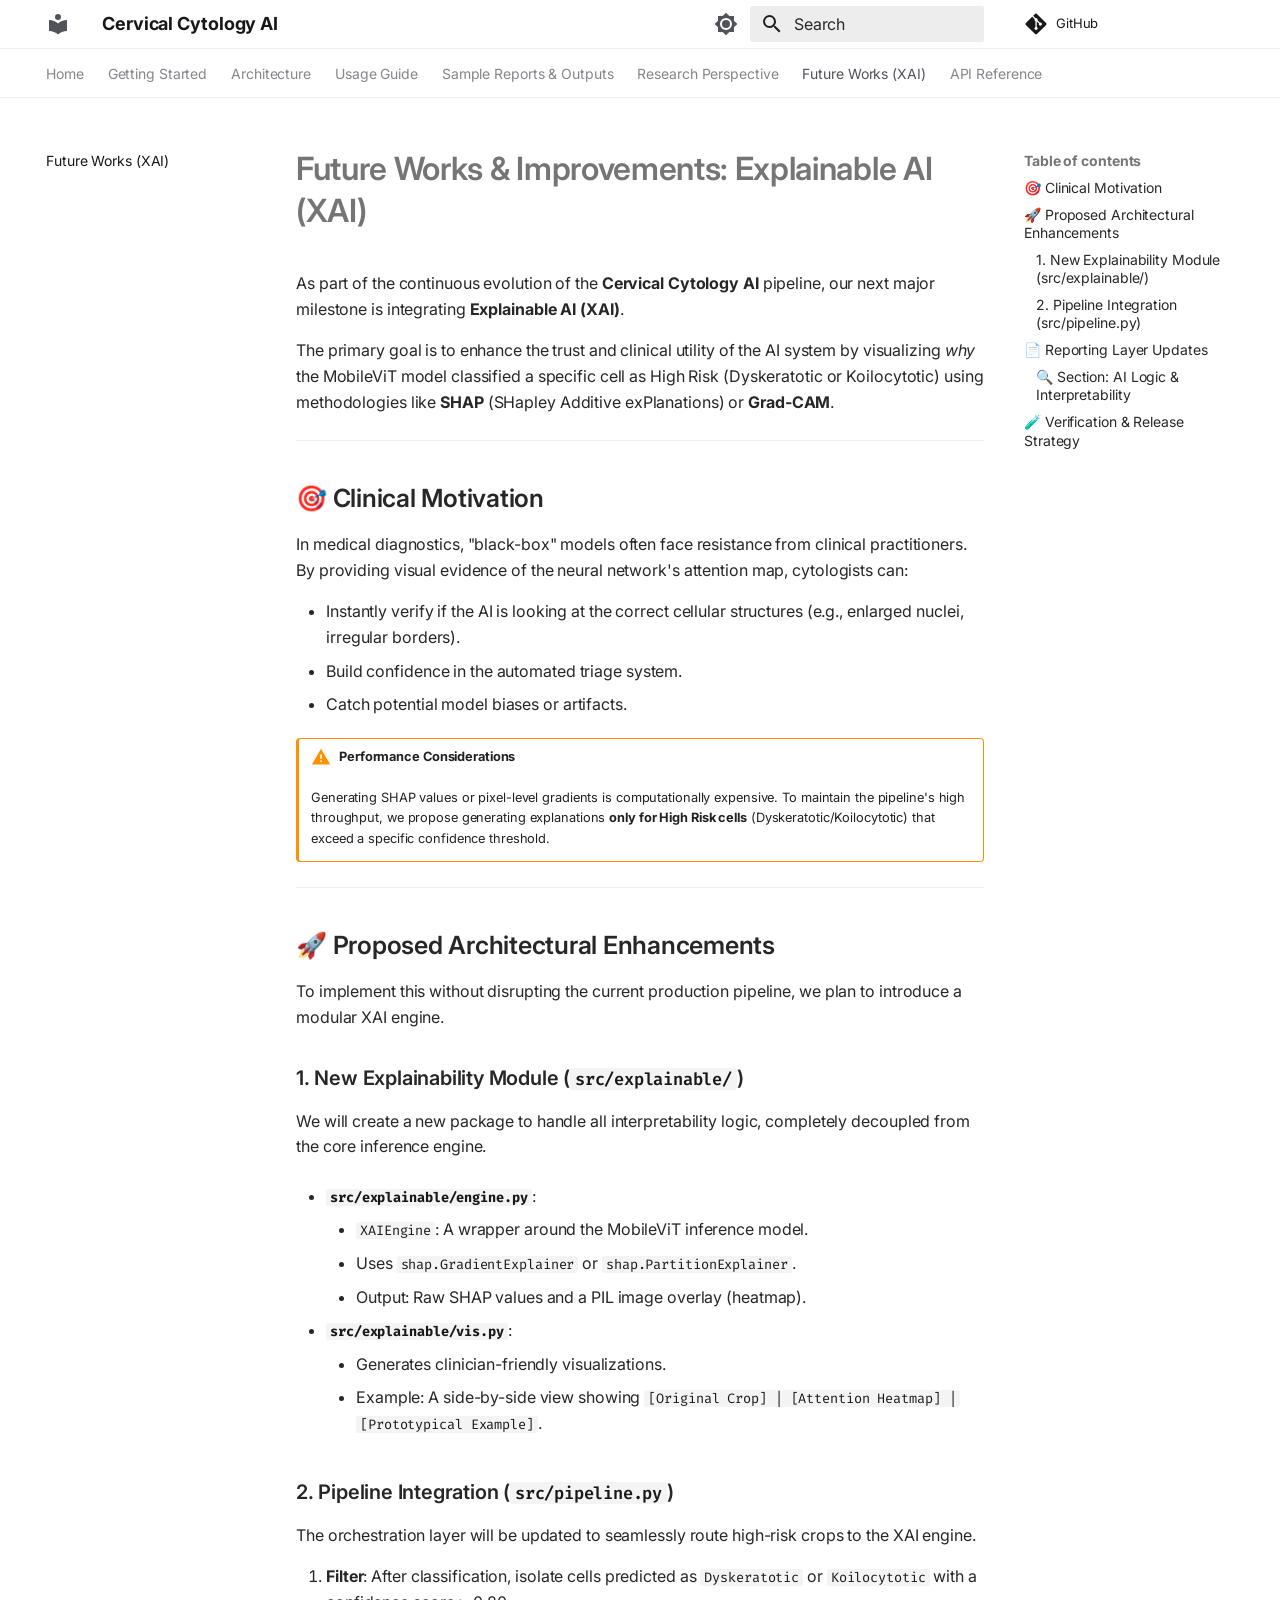
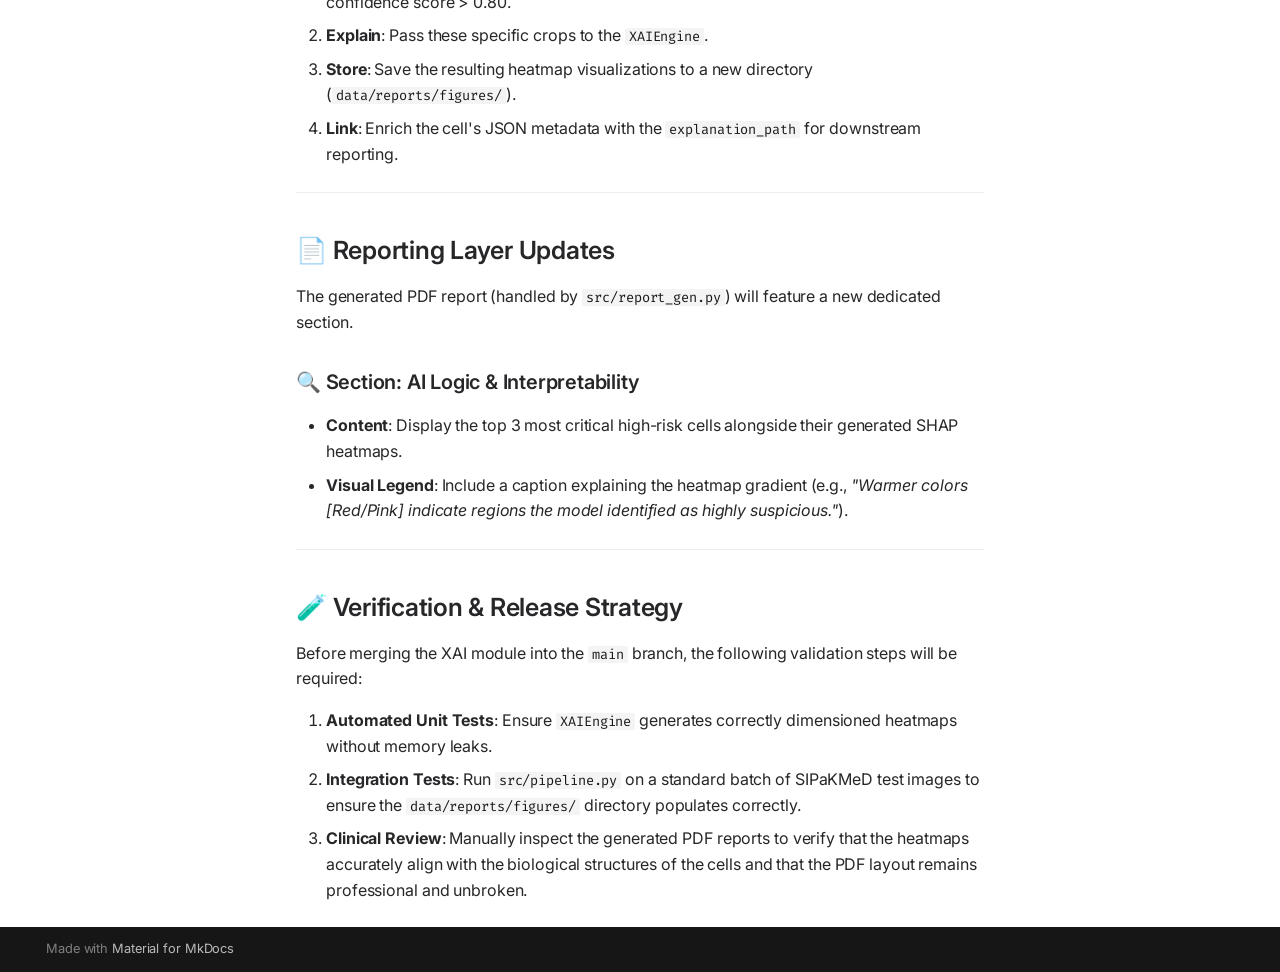
<file: explainable/implementation_plan/index.html>
<!doctype html>
<html lang="en" class="no-js">
  <head>
    
      <meta charset="utf-8">
      <meta name="viewport" content="width=device-width,initial-scale=1">
      
        <meta name="description" content="End-to-End Clinical Workflow Simulation for Cervical Cytology.">
      
      
        <meta name="author" content="PritamTheCoder">
      
      
      
        <link rel="prev" href="../../research_perspective/">
      
      
        <link rel="next" href="../../reference/data/">
      
      
        
      
      
      <link rel="icon" href="../../assets/images/favicon.png">
      <meta name="generator" content="mkdocs-1.6.1, mkdocs-material-9.7.6">
    
    
      
        <title>Future Works (XAI) - Cervical Cytology AI</title>
      
    
    
      <link rel="stylesheet" href="../../assets/stylesheets/main.484c7ddc.min.css">
      
        
        <link rel="stylesheet" href="../../assets/stylesheets/palette.ab4e12ef.min.css">
      
      


    
    
      
    
    
      
        
        
        <link rel="preconnect" href="https://fonts.gstatic.com" crossorigin>
        <link rel="stylesheet" href="https://fonts.googleapis.com/css?family=Inter:300,300i,400,400i,700,700i%7CFira+Code:400,400i,700,700i&display=fallback">
        <style>:root{--md-text-font:"Inter";--md-code-font:"Fira Code"}</style>
      
    
    
      <link rel="stylesheet" href="../../stylesheets/extra.css">
    
    <script>__md_scope=new URL("../..",location),__md_hash=e=>[...e].reduce(((e,_)=>(e<<5)-e+_.charCodeAt(0)),0),__md_get=(e,_=localStorage,t=__md_scope)=>JSON.parse(_.getItem(t.pathname+"."+e)),__md_set=(e,_,t=localStorage,a=__md_scope)=>{try{t.setItem(a.pathname+"."+e,JSON.stringify(_))}catch(e){}}</script>
    
      

    
    
  </head>
  
  
    
    
      
    
    
    
    
    <body dir="ltr" data-md-color-scheme="default" data-md-color-primary="white" data-md-color-accent="black">
  
    
    <input class="md-toggle" data-md-toggle="drawer" type="checkbox" id="__drawer" autocomplete="off">
    <input class="md-toggle" data-md-toggle="search" type="checkbox" id="__search" autocomplete="off">
    <label class="md-overlay" for="__drawer"></label>
    <div data-md-component="skip">
      
        
        <a href="#future-works-improvements-explainable-ai-xai" class="md-skip">
          Skip to content
        </a>
      
    </div>
    <div data-md-component="announce">
      
    </div>
    
    
      

<header class="md-header" data-md-component="header">
  <nav class="md-header__inner md-grid" aria-label="Header">
    <a href="../.." title="Cervical Cytology AI" class="md-header__button md-logo" aria-label="Cervical Cytology AI" data-md-component="logo">
      
  
  <svg xmlns="http://www.w3.org/2000/svg" viewBox="0 0 24 24"><path d="M12 8a3 3 0 0 0 3-3 3 3 0 0 0-3-3 3 3 0 0 0-3 3 3 3 0 0 0 3 3m0 3.54C9.64 9.35 6.5 8 3 8v11c3.5 0 6.64 1.35 9 3.54 2.36-2.19 5.5-3.54 9-3.54V8c-3.5 0-6.64 1.35-9 3.54"/></svg>

    </a>
    <label class="md-header__button md-icon" for="__drawer">
      
      <svg xmlns="http://www.w3.org/2000/svg" viewBox="0 0 24 24"><path d="M3 6h18v2H3zm0 5h18v2H3zm0 5h18v2H3z"/></svg>
    </label>
    <div class="md-header__title" data-md-component="header-title">
      <div class="md-header__ellipsis">
        <div class="md-header__topic">
          <span class="md-ellipsis">
            Cervical Cytology AI
          </span>
        </div>
        <div class="md-header__topic" data-md-component="header-topic">
          <span class="md-ellipsis">
            
              Future Works (XAI)
            
          </span>
        </div>
      </div>
    </div>
    
      
        <form class="md-header__option" data-md-component="palette">
  
    
    
    
    <input class="md-option" data-md-color-media="(prefers-color-scheme: light)" data-md-color-scheme="default" data-md-color-primary="white" data-md-color-accent="black"  aria-label="Switch to dark mode"  type="radio" name="__palette" id="__palette_0">
    
      <label class="md-header__button md-icon" title="Switch to dark mode" for="__palette_1" hidden>
        <svg xmlns="http://www.w3.org/2000/svg" viewBox="0 0 24 24"><path d="M12 8a4 4 0 0 0-4 4 4 4 0 0 0 4 4 4 4 0 0 0 4-4 4 4 0 0 0-4-4m0 10a6 6 0 0 1-6-6 6 6 0 0 1 6-6 6 6 0 0 1 6 6 6 6 0 0 1-6 6m8-9.31V4h-4.69L12 .69 8.69 4H4v4.69L.69 12 4 15.31V20h4.69L12 23.31 15.31 20H20v-4.69L23.31 12z"/></svg>
      </label>
    
  
    
    
    
    <input class="md-option" data-md-color-media="(prefers-color-scheme: dark)" data-md-color-scheme="slate" data-md-color-primary="black" data-md-color-accent="white"  aria-label="Switch to light mode"  type="radio" name="__palette" id="__palette_1">
    
      <label class="md-header__button md-icon" title="Switch to light mode" for="__palette_0" hidden>
        <svg xmlns="http://www.w3.org/2000/svg" viewBox="0 0 24 24"><path d="M12 18c-.89 0-1.74-.2-2.5-.55C11.56 16.5 13 14.42 13 12s-1.44-4.5-3.5-5.45C10.26 6.2 11.11 6 12 6a6 6 0 0 1 6 6 6 6 0 0 1-6 6m8-9.31V4h-4.69L12 .69 8.69 4H4v4.69L.69 12 4 15.31V20h4.69L12 23.31 15.31 20H20v-4.69L23.31 12z"/></svg>
      </label>
    
  
</form>
      
    
    
      <script>var palette=__md_get("__palette");if(palette&&palette.color){if("(prefers-color-scheme)"===palette.color.media){var media=matchMedia("(prefers-color-scheme: light)"),input=document.querySelector(media.matches?"[data-md-color-media='(prefers-color-scheme: light)']":"[data-md-color-media='(prefers-color-scheme: dark)']");palette.color.media=input.getAttribute("data-md-color-media"),palette.color.scheme=input.getAttribute("data-md-color-scheme"),palette.color.primary=input.getAttribute("data-md-color-primary"),palette.color.accent=input.getAttribute("data-md-color-accent")}for(var[key,value]of Object.entries(palette.color))document.body.setAttribute("data-md-color-"+key,value)}</script>
    
    
    
      
      
        <label class="md-header__button md-icon" for="__search">
          
          <svg xmlns="http://www.w3.org/2000/svg" viewBox="0 0 24 24"><path d="M9.5 3A6.5 6.5 0 0 1 16 9.5c0 1.61-.59 3.09-1.56 4.23l.27.27h.79l5 5-1.5 1.5-5-5v-.79l-.27-.27A6.52 6.52 0 0 1 9.5 16 6.5 6.5 0 0 1 3 9.5 6.5 6.5 0 0 1 9.5 3m0 2C7 5 5 7 5 9.5S7 14 9.5 14 14 12 14 9.5 12 5 9.5 5"/></svg>
        </label>
        <div class="md-search" data-md-component="search" role="dialog">
  <label class="md-search__overlay" for="__search"></label>
  <div class="md-search__inner" role="search">
    <form class="md-search__form" name="search">
      <input type="text" class="md-search__input" name="query" aria-label="Search" placeholder="Search" autocapitalize="off" autocorrect="off" autocomplete="off" spellcheck="false" data-md-component="search-query" required>
      <label class="md-search__icon md-icon" for="__search">
        
        <svg xmlns="http://www.w3.org/2000/svg" viewBox="0 0 24 24"><path d="M9.5 3A6.5 6.5 0 0 1 16 9.5c0 1.61-.59 3.09-1.56 4.23l.27.27h.79l5 5-1.5 1.5-5-5v-.79l-.27-.27A6.52 6.52 0 0 1 9.5 16 6.5 6.5 0 0 1 3 9.5 6.5 6.5 0 0 1 9.5 3m0 2C7 5 5 7 5 9.5S7 14 9.5 14 14 12 14 9.5 12 5 9.5 5"/></svg>
        
        <svg xmlns="http://www.w3.org/2000/svg" viewBox="0 0 24 24"><path d="M20 11v2H8l5.5 5.5-1.42 1.42L4.16 12l7.92-7.92L13.5 5.5 8 11z"/></svg>
      </label>
      <nav class="md-search__options" aria-label="Search">
        
          <a href="javascript:void(0)" class="md-search__icon md-icon" title="Share" aria-label="Share" data-clipboard data-clipboard-text="" data-md-component="search-share" tabindex="-1">
            
            <svg xmlns="http://www.w3.org/2000/svg" viewBox="0 0 24 24"><path d="M18 16.08c-.76 0-1.44.3-1.96.77L8.91 12.7c.05-.23.09-.46.09-.7s-.04-.47-.09-.7l7.05-4.11c.54.5 1.25.81 2.04.81a3 3 0 0 0 3-3 3 3 0 0 0-3-3 3 3 0 0 0-3 3c0 .24.04.47.09.7L8.04 9.81C7.5 9.31 6.79 9 6 9a3 3 0 0 0-3 3 3 3 0 0 0 3 3c.79 0 1.5-.31 2.04-.81l7.12 4.15c-.05.21-.08.43-.08.66 0 1.61 1.31 2.91 2.92 2.91s2.92-1.3 2.92-2.91A2.92 2.92 0 0 0 18 16.08"/></svg>
          </a>
        
        <button type="reset" class="md-search__icon md-icon" title="Clear" aria-label="Clear" tabindex="-1">
          
          <svg xmlns="http://www.w3.org/2000/svg" viewBox="0 0 24 24"><path d="M19 6.41 17.59 5 12 10.59 6.41 5 5 6.41 10.59 12 5 17.59 6.41 19 12 13.41 17.59 19 19 17.59 13.41 12z"/></svg>
        </button>
      </nav>
      
        <div class="md-search__suggest" data-md-component="search-suggest"></div>
      
    </form>
    <div class="md-search__output">
      <div class="md-search__scrollwrap" tabindex="0" data-md-scrollfix>
        <div class="md-search-result" data-md-component="search-result">
          <div class="md-search-result__meta">
            Initializing search
          </div>
          <ol class="md-search-result__list" role="presentation"></ol>
        </div>
      </div>
    </div>
  </div>
</div>
      
    
    
      <div class="md-header__source">
        <a href="https://github.com/PritamTheCoder/cervical_cytology_ai" title="Go to repository" class="md-source" data-md-component="source">
  <div class="md-source__icon md-icon">
    
    <svg xmlns="http://www.w3.org/2000/svg" viewBox="0 0 448 512"><!--! Font Awesome Free 7.1.0 by @fontawesome - https://fontawesome.com License - https://fontawesome.com/license/free (Icons: CC BY 4.0, Fonts: SIL OFL 1.1, Code: MIT License) Copyright 2025 Fonticons, Inc.--><path d="M439.6 236.1 244 40.5c-5.4-5.5-12.8-8.5-20.4-8.5s-15 3-20.4 8.4L162.5 81l51.5 51.5c27.1-9.1 52.7 16.8 43.4 43.7l49.7 49.7c34.2-11.8 61.2 31 35.5 56.7-26.5 26.5-70.2-2.9-56-37.3L240.3 199v121.9c25.3 12.5 22.3 41.8 9.1 55-6.4 6.4-15.2 10.1-24.3 10.1s-17.8-3.6-24.3-10.1c-17.6-17.6-11.1-46.9 11.2-56v-123c-20.8-8.5-24.6-30.7-18.6-45L142.6 101 8.5 235.1C3 240.6 0 247.9 0 255.5s3 15 8.5 20.4l195.6 195.7c5.4 5.4 12.7 8.4 20.4 8.4s15-3 20.4-8.4l194.7-194.7c5.4-5.4 8.4-12.8 8.4-20.4s-3-15-8.4-20.4"/></svg>
  </div>
  <div class="md-source__repository">
    GitHub
  </div>
</a>
      </div>
    
  </nav>
  
</header>
    
    <div class="md-container" data-md-component="container">
      
      
        
          
            
<nav class="md-tabs" aria-label="Tabs" data-md-component="tabs">
  <div class="md-grid">
    <ul class="md-tabs__list">
      
        
  
  
  
  
    <li class="md-tabs__item">
      <a href="../.." class="md-tabs__link">
        
  
  
    
  
  Home

      </a>
    </li>
  

      
        
  
  
  
  
    <li class="md-tabs__item">
      <a href="../../installation/" class="md-tabs__link">
        
  
  
    
  
  Getting Started

      </a>
    </li>
  

      
        
  
  
  
  
    <li class="md-tabs__item">
      <a href="../../architecture/" class="md-tabs__link">
        
  
  
    
  
  Architecture

      </a>
    </li>
  

      
        
  
  
  
  
    <li class="md-tabs__item">
      <a href="../../usage/" class="md-tabs__link">
        
  
  
    
  
  Usage Guide

      </a>
    </li>
  

      
        
  
  
  
  
    <li class="md-tabs__item">
      <a href="../../sample_reports/" class="md-tabs__link">
        
  
  
    
  
  Sample Reports & Outputs

      </a>
    </li>
  

      
        
  
  
  
  
    <li class="md-tabs__item">
      <a href="../../research_perspective/" class="md-tabs__link">
        
  
  
    
  
  Research Perspective

      </a>
    </li>
  

      
        
  
  
  
    
  
  
    <li class="md-tabs__item md-tabs__item--active">
      <a href="./" class="md-tabs__link">
        
  
  
    
  
  Future Works (XAI)

      </a>
    </li>
  

      
        
  
  
  
  
    
    
      <li class="md-tabs__item">
        <a href="../../reference/data/" class="md-tabs__link">
          
  
  
    
  
  API Reference

        </a>
      </li>
    
  

      
    </ul>
  </div>
</nav>
          
        
      
      <main class="md-main" data-md-component="main">
        <div class="md-main__inner md-grid">
          
            
              
              <div class="md-sidebar md-sidebar--primary" data-md-component="sidebar" data-md-type="navigation" >
                <div class="md-sidebar__scrollwrap">
                  <div class="md-sidebar__inner">
                    


  


<nav class="md-nav md-nav--primary md-nav--lifted" aria-label="Navigation" data-md-level="0">
  <label class="md-nav__title" for="__drawer">
    <a href="../.." title="Cervical Cytology AI" class="md-nav__button md-logo" aria-label="Cervical Cytology AI" data-md-component="logo">
      
  
  <svg xmlns="http://www.w3.org/2000/svg" viewBox="0 0 24 24"><path d="M12 8a3 3 0 0 0 3-3 3 3 0 0 0-3-3 3 3 0 0 0-3 3 3 3 0 0 0 3 3m0 3.54C9.64 9.35 6.5 8 3 8v11c3.5 0 6.64 1.35 9 3.54 2.36-2.19 5.5-3.54 9-3.54V8c-3.5 0-6.64 1.35-9 3.54"/></svg>

    </a>
    Cervical Cytology AI
  </label>
  
    <div class="md-nav__source">
      <a href="https://github.com/PritamTheCoder/cervical_cytology_ai" title="Go to repository" class="md-source" data-md-component="source">
  <div class="md-source__icon md-icon">
    
    <svg xmlns="http://www.w3.org/2000/svg" viewBox="0 0 448 512"><!--! Font Awesome Free 7.1.0 by @fontawesome - https://fontawesome.com License - https://fontawesome.com/license/free (Icons: CC BY 4.0, Fonts: SIL OFL 1.1, Code: MIT License) Copyright 2025 Fonticons, Inc.--><path d="M439.6 236.1 244 40.5c-5.4-5.5-12.8-8.5-20.4-8.5s-15 3-20.4 8.4L162.5 81l51.5 51.5c27.1-9.1 52.7 16.8 43.4 43.7l49.7 49.7c34.2-11.8 61.2 31 35.5 56.7-26.5 26.5-70.2-2.9-56-37.3L240.3 199v121.9c25.3 12.5 22.3 41.8 9.1 55-6.4 6.4-15.2 10.1-24.3 10.1s-17.8-3.6-24.3-10.1c-17.6-17.6-11.1-46.9 11.2-56v-123c-20.8-8.5-24.6-30.7-18.6-45L142.6 101 8.5 235.1C3 240.6 0 247.9 0 255.5s3 15 8.5 20.4l195.6 195.7c5.4 5.4 12.7 8.4 20.4 8.4s15-3 20.4-8.4l194.7-194.7c5.4-5.4 8.4-12.8 8.4-20.4s-3-15-8.4-20.4"/></svg>
  </div>
  <div class="md-source__repository">
    GitHub
  </div>
</a>
    </div>
  
  <ul class="md-nav__list" data-md-scrollfix>
    
      
      
  
  
  
  
    <li class="md-nav__item">
      <a href="../.." class="md-nav__link">
        
  
  
  <span class="md-ellipsis">
    
  
    Home
  

    
  </span>
  
  

      </a>
    </li>
  

    
      
      
  
  
  
  
    <li class="md-nav__item">
      <a href="../../installation/" class="md-nav__link">
        
  
  
  <span class="md-ellipsis">
    
  
    Getting Started
  

    
  </span>
  
  

      </a>
    </li>
  

    
      
      
  
  
  
  
    <li class="md-nav__item">
      <a href="../../architecture/" class="md-nav__link">
        
  
  
  <span class="md-ellipsis">
    
  
    Architecture
  

    
  </span>
  
  

      </a>
    </li>
  

    
      
      
  
  
  
  
    <li class="md-nav__item">
      <a href="../../usage/" class="md-nav__link">
        
  
  
  <span class="md-ellipsis">
    
  
    Usage Guide
  

    
  </span>
  
  

      </a>
    </li>
  

    
      
      
  
  
  
  
    <li class="md-nav__item">
      <a href="../../sample_reports/" class="md-nav__link">
        
  
  
  <span class="md-ellipsis">
    
  
    Sample Reports & Outputs
  

    
  </span>
  
  

      </a>
    </li>
  

    
      
      
  
  
  
  
    <li class="md-nav__item">
      <a href="../../research_perspective/" class="md-nav__link">
        
  
  
  <span class="md-ellipsis">
    
  
    Research Perspective
  

    
  </span>
  
  

      </a>
    </li>
  

    
      
      
  
  
    
  
  
  
    <li class="md-nav__item md-nav__item--active">
      
      <input class="md-nav__toggle md-toggle" type="checkbox" id="__toc">
      
      
        
      
      
        <label class="md-nav__link md-nav__link--active" for="__toc">
          
  
  
  <span class="md-ellipsis">
    
  
    Future Works (XAI)
  

    
  </span>
  
  

          <span class="md-nav__icon md-icon"></span>
        </label>
      
      <a href="./" class="md-nav__link md-nav__link--active">
        
  
  
  <span class="md-ellipsis">
    
  
    Future Works (XAI)
  

    
  </span>
  
  

      </a>
      
        

<nav class="md-nav md-nav--secondary" aria-label="Table of contents">
  
  
  
    
  
  
    <label class="md-nav__title" for="__toc">
      <span class="md-nav__icon md-icon"></span>
      Table of contents
    </label>
    <ul class="md-nav__list" data-md-component="toc" data-md-scrollfix>
      
        <li class="md-nav__item">
  <a href="#clinical-motivation" class="md-nav__link">
    <span class="md-ellipsis">
      
        🎯 Clinical Motivation
      
    </span>
  </a>
  
</li>
      
        <li class="md-nav__item">
  <a href="#proposed-architectural-enhancements" class="md-nav__link">
    <span class="md-ellipsis">
      
        🚀 Proposed Architectural Enhancements
      
    </span>
  </a>
  
    <nav class="md-nav" aria-label="🚀 Proposed Architectural Enhancements">
      <ul class="md-nav__list">
        
          <li class="md-nav__item">
  <a href="#1-new-explainability-module-srcexplainable" class="md-nav__link">
    <span class="md-ellipsis">
      
        1. New Explainability Module (src/explainable/)
      
    </span>
  </a>
  
</li>
        
          <li class="md-nav__item">
  <a href="#2-pipeline-integration-srcpipelinepy" class="md-nav__link">
    <span class="md-ellipsis">
      
        2. Pipeline Integration (src/pipeline.py)
      
    </span>
  </a>
  
</li>
        
      </ul>
    </nav>
  
</li>
      
        <li class="md-nav__item">
  <a href="#reporting-layer-updates" class="md-nav__link">
    <span class="md-ellipsis">
      
        📄 Reporting Layer Updates
      
    </span>
  </a>
  
    <nav class="md-nav" aria-label="📄 Reporting Layer Updates">
      <ul class="md-nav__list">
        
          <li class="md-nav__item">
  <a href="#section-ai-logic-interpretability" class="md-nav__link">
    <span class="md-ellipsis">
      
        🔍 Section: AI Logic &amp; Interpretability
      
    </span>
  </a>
  
</li>
        
      </ul>
    </nav>
  
</li>
      
        <li class="md-nav__item">
  <a href="#verification-release-strategy" class="md-nav__link">
    <span class="md-ellipsis">
      
        🧪 Verification &amp; Release Strategy
      
    </span>
  </a>
  
</li>
      
    </ul>
  
</nav>
      
    </li>
  

    
      
      
  
  
  
  
    
    
      
        
      
        
      
        
      
        
      
        
      
    
    
    
      
      
    
    
    <li class="md-nav__item md-nav__item--nested">
      
        
        
        <input class="md-nav__toggle md-toggle " type="checkbox" id="__nav_8" >
        
          
          <label class="md-nav__link" for="__nav_8" id="__nav_8_label" tabindex="0">
            
  
  
  <span class="md-ellipsis">
    
  
    API Reference
  

    
  </span>
  
  

            <span class="md-nav__icon md-icon"></span>
          </label>
        
        <nav class="md-nav" data-md-level="1" aria-labelledby="__nav_8_label" aria-expanded="false">
          <label class="md-nav__title" for="__nav_8">
            <span class="md-nav__icon md-icon"></span>
            
  
    API Reference
  

          </label>
          <ul class="md-nav__list" data-md-scrollfix>
            
              
                
  
  
  
  
    <li class="md-nav__item">
      <a href="../../reference/data/" class="md-nav__link">
        
  
  
  <span class="md-ellipsis">
    
  
    Data Handlers
  

    
  </span>
  
  

      </a>
    </li>
  

              
            
              
                
  
  
  
  
    <li class="md-nav__item">
      <a href="../../reference/segmentation/" class="md-nav__link">
        
  
  
  <span class="md-ellipsis">
    
  
    Segmentation (Cellpose)
  

    
  </span>
  
  

      </a>
    </li>
  

              
            
              
                
  
  
  
  
    <li class="md-nav__item">
      <a href="../../reference/classification/" class="md-nav__link">
        
  
  
  <span class="md-ellipsis">
    
  
    Classification (MobileViT)
  

    
  </span>
  
  

      </a>
    </li>
  

              
            
              
                
  
  
  
  
    <li class="md-nav__item">
      <a href="../../reference/reporting/" class="md-nav__link">
        
  
  
  <span class="md-ellipsis">
    
  
    Aggregation & Reporting
  

    
  </span>
  
  

      </a>
    </li>
  

              
            
              
                
  
  
  
  
    <li class="md-nav__item">
      <a href="../../reference/experiments/" class="md-nav__link">
        
  
  
  <span class="md-ellipsis">
    
  
    Experiments
  

    
  </span>
  
  

      </a>
    </li>
  

              
            
          </ul>
        </nav>
      
    </li>
  

    
  </ul>
</nav>
                  </div>
                </div>
              </div>
            
            
              
              <div class="md-sidebar md-sidebar--secondary" data-md-component="sidebar" data-md-type="toc" >
                <div class="md-sidebar__scrollwrap">
                  <div class="md-sidebar__inner">
                    

<nav class="md-nav md-nav--secondary" aria-label="Table of contents">
  
  
  
    
  
  
    <label class="md-nav__title" for="__toc">
      <span class="md-nav__icon md-icon"></span>
      Table of contents
    </label>
    <ul class="md-nav__list" data-md-component="toc" data-md-scrollfix>
      
        <li class="md-nav__item">
  <a href="#clinical-motivation" class="md-nav__link">
    <span class="md-ellipsis">
      
        🎯 Clinical Motivation
      
    </span>
  </a>
  
</li>
      
        <li class="md-nav__item">
  <a href="#proposed-architectural-enhancements" class="md-nav__link">
    <span class="md-ellipsis">
      
        🚀 Proposed Architectural Enhancements
      
    </span>
  </a>
  
    <nav class="md-nav" aria-label="🚀 Proposed Architectural Enhancements">
      <ul class="md-nav__list">
        
          <li class="md-nav__item">
  <a href="#1-new-explainability-module-srcexplainable" class="md-nav__link">
    <span class="md-ellipsis">
      
        1. New Explainability Module (src/explainable/)
      
    </span>
  </a>
  
</li>
        
          <li class="md-nav__item">
  <a href="#2-pipeline-integration-srcpipelinepy" class="md-nav__link">
    <span class="md-ellipsis">
      
        2. Pipeline Integration (src/pipeline.py)
      
    </span>
  </a>
  
</li>
        
      </ul>
    </nav>
  
</li>
      
        <li class="md-nav__item">
  <a href="#reporting-layer-updates" class="md-nav__link">
    <span class="md-ellipsis">
      
        📄 Reporting Layer Updates
      
    </span>
  </a>
  
    <nav class="md-nav" aria-label="📄 Reporting Layer Updates">
      <ul class="md-nav__list">
        
          <li class="md-nav__item">
  <a href="#section-ai-logic-interpretability" class="md-nav__link">
    <span class="md-ellipsis">
      
        🔍 Section: AI Logic &amp; Interpretability
      
    </span>
  </a>
  
</li>
        
      </ul>
    </nav>
  
</li>
      
        <li class="md-nav__item">
  <a href="#verification-release-strategy" class="md-nav__link">
    <span class="md-ellipsis">
      
        🧪 Verification &amp; Release Strategy
      
    </span>
  </a>
  
</li>
      
    </ul>
  
</nav>
                  </div>
                </div>
              </div>
            
          
          
            <div class="md-content" data-md-component="content">
              
              <article class="md-content__inner md-typeset">
                
                  


  
  


<h1 id="future-works-improvements-explainable-ai-xai">Future Works &amp; Improvements: Explainable AI (XAI)<a class="headerlink" href="#future-works-improvements-explainable-ai-xai" title="Permanent link">&para;</a></h1>
<p>As part of the continuous evolution of the <strong>Cervical Cytology AI</strong> pipeline, our next major milestone is integrating <strong>Explainable AI (XAI)</strong>. </p>
<p>The primary goal is to enhance the trust and clinical utility of the AI system by visualizing <em>why</em> the MobileViT model classified a specific cell as High Risk (Dyskeratotic or Koilocytotic) using methodologies like <strong>SHAP</strong> (SHapley Additive exPlanations) or <strong>Grad-CAM</strong>.</p>
<hr />
<h2 id="clinical-motivation">🎯 Clinical Motivation<a class="headerlink" href="#clinical-motivation" title="Permanent link">&para;</a></h2>
<p>In medical diagnostics, "black-box" models often face resistance from clinical practitioners. By providing visual evidence of the neural network's attention map, cytologists can:</p>
<ul>
<li>Instantly verify if the AI is looking at the correct cellular structures (e.g., enlarged nuclei, irregular borders).</li>
<li>Build confidence in the automated triage system.</li>
<li>Catch potential model biases or artifacts.</li>
</ul>
<div class="admonition warning">
<p class="admonition-title">Performance Considerations</p>
<p>Generating SHAP values or pixel-level gradients is computationally expensive. To maintain the pipeline's high throughput, we propose generating explanations <strong>only for High Risk cells</strong> (Dyskeratotic/Koilocytotic) that exceed a specific confidence threshold.</p>
</div>
<hr />
<h2 id="proposed-architectural-enhancements">🚀 Proposed Architectural Enhancements<a class="headerlink" href="#proposed-architectural-enhancements" title="Permanent link">&para;</a></h2>
<p>To implement this without disrupting the current production pipeline, we plan to introduce a modular XAI engine.</p>
<h3 id="1-new-explainability-module-srcexplainable">1. New Explainability Module (<code>src/explainable/</code>)<a class="headerlink" href="#1-new-explainability-module-srcexplainable" title="Permanent link">&para;</a></h3>
<p>We will create a new package to handle all interpretability logic, completely decoupled from the core inference engine.</p>
<ul>
<li>
<p><strong><code>src/explainable/engine.py</code></strong>: </p>
<ul>
<li><code>XAIEngine</code>: A wrapper around the MobileViT inference model.</li>
<li>Uses <code>shap.GradientExplainer</code> or <code>shap.PartitionExplainer</code>. </li>
<li>Output: Raw SHAP values and a PIL image overlay (heatmap).</li>
</ul>
</li>
<li>
<p><strong><code>src/explainable/vis.py</code></strong>:</p>
<ul>
<li>Generates clinician-friendly visualizations.</li>
<li>Example: A side-by-side view showing <code>[Original Crop] | [Attention Heatmap] | [Prototypical Example]</code>.</li>
</ul>
</li>
</ul>
<h3 id="2-pipeline-integration-srcpipelinepy">2. Pipeline Integration (<code>src/pipeline.py</code>)<a class="headerlink" href="#2-pipeline-integration-srcpipelinepy" title="Permanent link">&para;</a></h3>
<p>The orchestration layer will be updated to seamlessly route high-risk crops to the XAI engine.</p>
<ol>
<li><strong>Filter</strong>: After classification, isolate cells predicted as <code>Dyskeratotic</code> or <code>Koilocytotic</code> with a confidence score &gt; 0.80.</li>
<li><strong>Explain</strong>: Pass these specific crops to the <code>XAIEngine</code>.</li>
<li><strong>Store</strong>: Save the resulting heatmap visualizations to a new directory (<code>data/reports/figures/</code>).</li>
<li><strong>Link</strong>: Enrich the cell's JSON metadata with the <code>explanation_path</code> for downstream reporting.</li>
</ol>
<hr />
<h2 id="reporting-layer-updates">📄 Reporting Layer Updates<a class="headerlink" href="#reporting-layer-updates" title="Permanent link">&para;</a></h2>
<p>The generated PDF report (handled by <code>src/report_gen.py</code>) will feature a new dedicated section.</p>
<h3 id="section-ai-logic-interpretability">🔍 Section: AI Logic &amp; Interpretability<a class="headerlink" href="#section-ai-logic-interpretability" title="Permanent link">&para;</a></h3>
<ul>
<li><strong>Content</strong>: Display the top 3 most critical high-risk cells alongside their generated SHAP heatmaps.</li>
<li><strong>Visual Legend</strong>: Include a caption explaining the heatmap gradient (e.g., <em>"Warmer colors [Red/Pink] indicate regions the model identified as highly suspicious."</em>).</li>
</ul>
<hr />
<h2 id="verification-release-strategy">🧪 Verification &amp; Release Strategy<a class="headerlink" href="#verification-release-strategy" title="Permanent link">&para;</a></h2>
<p>Before merging the XAI module into the <code>main</code> branch, the following validation steps will be required:</p>
<ol>
<li><strong>Automated Unit Tests</strong>: Ensure <code>XAIEngine</code> generates correctly dimensioned heatmaps without memory leaks.</li>
<li><strong>Integration Tests</strong>: Run <code>src/pipeline.py</code> on a standard batch of SIPaKMeD test images to ensure the <code>data/reports/figures/</code> directory populates correctly.</li>
<li><strong>Clinical Review</strong>: Manually inspect the generated PDF reports to verify that the heatmaps accurately align with the biological structures of the cells and that the PDF layout remains professional and unbroken.</li>
</ol>












                
              </article>
            </div>
          
          
<script>var target=document.getElementById(location.hash.slice(1));target&&target.name&&(target.checked=target.name.startsWith("__tabbed_"))</script>
        </div>
        
          <button type="button" class="md-top md-icon" data-md-component="top" hidden>
  
  <svg xmlns="http://www.w3.org/2000/svg" viewBox="0 0 24 24"><path d="M13 20h-2V8l-5.5 5.5-1.42-1.42L12 4.16l7.92 7.92-1.42 1.42L13 8z"/></svg>
  Back to top
</button>
        
      </main>
      
        <footer class="md-footer">
  
  <div class="md-footer-meta md-typeset">
    <div class="md-footer-meta__inner md-grid">
      <div class="md-copyright">
  
  
    Made with
    <a href="https://squidfunk.github.io/mkdocs-material/" target="_blank" rel="noopener">
      Material for MkDocs
    </a>
  
</div>
      
    </div>
  </div>
</footer>
      
    </div>
    <div class="md-dialog" data-md-component="dialog">
      <div class="md-dialog__inner md-typeset"></div>
    </div>
    
    
    
      
      
      <script id="__config" type="application/json">{"annotate": null, "base": "../..", "features": ["navigation.tabs", "navigation.indexes", "navigation.top", "search.suggest", "search.highlight", "search.share", "content.code.copy", "content.code.annotate"], "search": "../../assets/javascripts/workers/search.2c215733.min.js", "tags": null, "translations": {"clipboard.copied": "Copied to clipboard", "clipboard.copy": "Copy to clipboard", "search.result.more.one": "1 more on this page", "search.result.more.other": "# more on this page", "search.result.none": "No matching documents", "search.result.one": "1 matching document", "search.result.other": "# matching documents", "search.result.placeholder": "Type to start searching", "search.result.term.missing": "Missing", "select.version": "Select version"}, "version": null}</script>
    
    
      <script src="../../assets/javascripts/bundle.79ae519e.min.js"></script>
      
    
  </body>
</html>
</file>
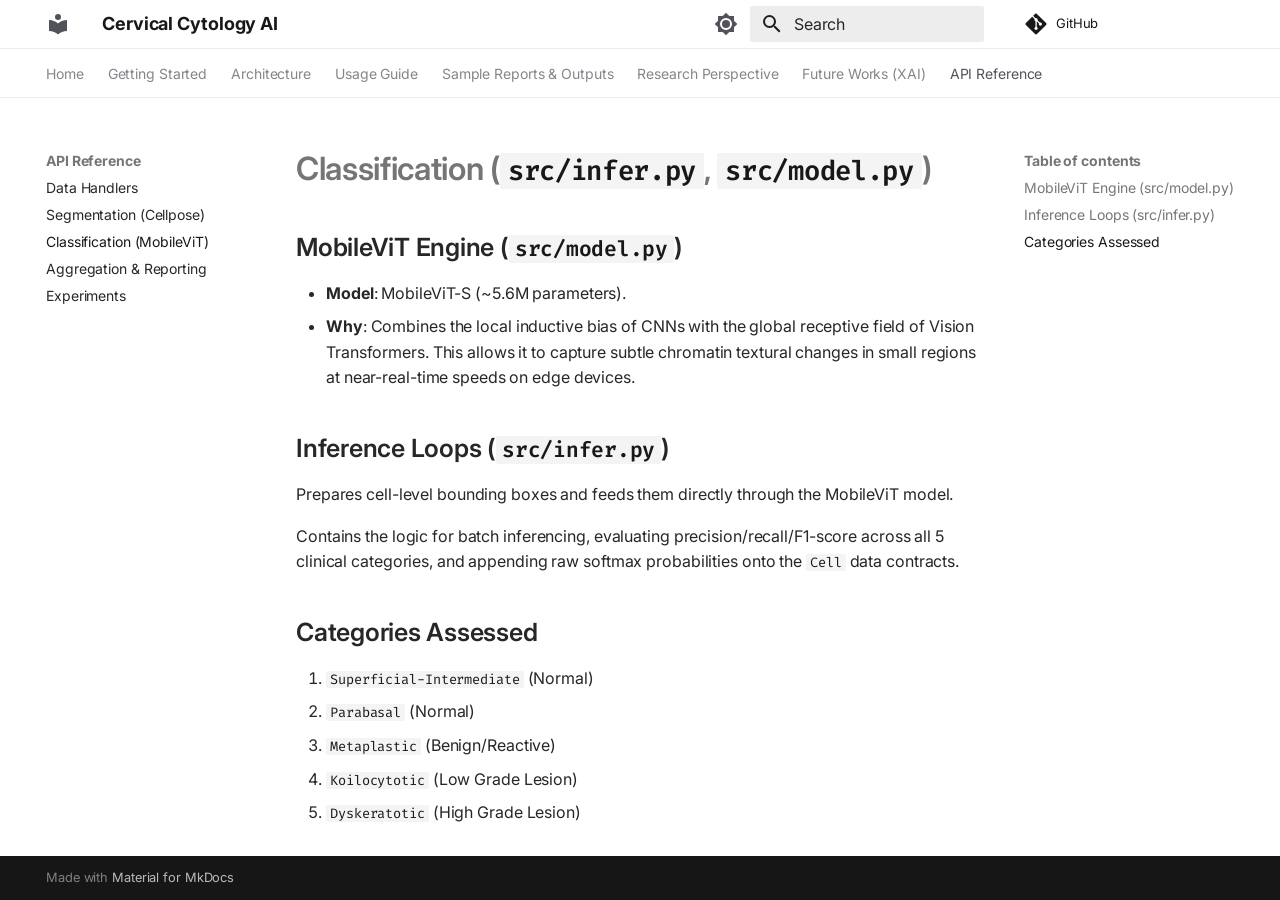
<file: reference/classification/index.html>
<!doctype html>
<html lang="en" class="no-js">
  <head>
    
      <meta charset="utf-8">
      <meta name="viewport" content="width=device-width,initial-scale=1">
      
        <meta name="description" content="End-to-End Clinical Workflow Simulation for Cervical Cytology.">
      
      
        <meta name="author" content="PritamTheCoder">
      
      
      
        <link rel="prev" href="../segmentation/">
      
      
        <link rel="next" href="../reporting/">
      
      
        
      
      
      <link rel="icon" href="../../assets/images/favicon.png">
      <meta name="generator" content="mkdocs-1.6.1, mkdocs-material-9.7.6">
    
    
      
        <title>Classification (MobileViT) - Cervical Cytology AI</title>
      
    
    
      <link rel="stylesheet" href="../../assets/stylesheets/main.484c7ddc.min.css">
      
        
        <link rel="stylesheet" href="../../assets/stylesheets/palette.ab4e12ef.min.css">
      
      


    
    
      
    
    
      
        
        
        <link rel="preconnect" href="https://fonts.gstatic.com" crossorigin>
        <link rel="stylesheet" href="https://fonts.googleapis.com/css?family=Inter:300,300i,400,400i,700,700i%7CFira+Code:400,400i,700,700i&display=fallback">
        <style>:root{--md-text-font:"Inter";--md-code-font:"Fira Code"}</style>
      
    
    
      <link rel="stylesheet" href="../../stylesheets/extra.css">
    
    <script>__md_scope=new URL("../..",location),__md_hash=e=>[...e].reduce(((e,_)=>(e<<5)-e+_.charCodeAt(0)),0),__md_get=(e,_=localStorage,t=__md_scope)=>JSON.parse(_.getItem(t.pathname+"."+e)),__md_set=(e,_,t=localStorage,a=__md_scope)=>{try{t.setItem(a.pathname+"."+e,JSON.stringify(_))}catch(e){}}</script>
    
      

    
    
  </head>
  
  
    
    
      
    
    
    
    
    <body dir="ltr" data-md-color-scheme="default" data-md-color-primary="white" data-md-color-accent="black">
  
    
    <input class="md-toggle" data-md-toggle="drawer" type="checkbox" id="__drawer" autocomplete="off">
    <input class="md-toggle" data-md-toggle="search" type="checkbox" id="__search" autocomplete="off">
    <label class="md-overlay" for="__drawer"></label>
    <div data-md-component="skip">
      
        
        <a href="#classification-srcinferpy-srcmodelpy" class="md-skip">
          Skip to content
        </a>
      
    </div>
    <div data-md-component="announce">
      
    </div>
    
    
      

<header class="md-header" data-md-component="header">
  <nav class="md-header__inner md-grid" aria-label="Header">
    <a href="../.." title="Cervical Cytology AI" class="md-header__button md-logo" aria-label="Cervical Cytology AI" data-md-component="logo">
      
  
  <svg xmlns="http://www.w3.org/2000/svg" viewBox="0 0 24 24"><path d="M12 8a3 3 0 0 0 3-3 3 3 0 0 0-3-3 3 3 0 0 0-3 3 3 3 0 0 0 3 3m0 3.54C9.64 9.35 6.5 8 3 8v11c3.5 0 6.64 1.35 9 3.54 2.36-2.19 5.5-3.54 9-3.54V8c-3.5 0-6.64 1.35-9 3.54"/></svg>

    </a>
    <label class="md-header__button md-icon" for="__drawer">
      
      <svg xmlns="http://www.w3.org/2000/svg" viewBox="0 0 24 24"><path d="M3 6h18v2H3zm0 5h18v2H3zm0 5h18v2H3z"/></svg>
    </label>
    <div class="md-header__title" data-md-component="header-title">
      <div class="md-header__ellipsis">
        <div class="md-header__topic">
          <span class="md-ellipsis">
            Cervical Cytology AI
          </span>
        </div>
        <div class="md-header__topic" data-md-component="header-topic">
          <span class="md-ellipsis">
            
              Classification (MobileViT)
            
          </span>
        </div>
      </div>
    </div>
    
      
        <form class="md-header__option" data-md-component="palette">
  
    
    
    
    <input class="md-option" data-md-color-media="(prefers-color-scheme: light)" data-md-color-scheme="default" data-md-color-primary="white" data-md-color-accent="black"  aria-label="Switch to dark mode"  type="radio" name="__palette" id="__palette_0">
    
      <label class="md-header__button md-icon" title="Switch to dark mode" for="__palette_1" hidden>
        <svg xmlns="http://www.w3.org/2000/svg" viewBox="0 0 24 24"><path d="M12 8a4 4 0 0 0-4 4 4 4 0 0 0 4 4 4 4 0 0 0 4-4 4 4 0 0 0-4-4m0 10a6 6 0 0 1-6-6 6 6 0 0 1 6-6 6 6 0 0 1 6 6 6 6 0 0 1-6 6m8-9.31V4h-4.69L12 .69 8.69 4H4v4.69L.69 12 4 15.31V20h4.69L12 23.31 15.31 20H20v-4.69L23.31 12z"/></svg>
      </label>
    
  
    
    
    
    <input class="md-option" data-md-color-media="(prefers-color-scheme: dark)" data-md-color-scheme="slate" data-md-color-primary="black" data-md-color-accent="white"  aria-label="Switch to light mode"  type="radio" name="__palette" id="__palette_1">
    
      <label class="md-header__button md-icon" title="Switch to light mode" for="__palette_0" hidden>
        <svg xmlns="http://www.w3.org/2000/svg" viewBox="0 0 24 24"><path d="M12 18c-.89 0-1.74-.2-2.5-.55C11.56 16.5 13 14.42 13 12s-1.44-4.5-3.5-5.45C10.26 6.2 11.11 6 12 6a6 6 0 0 1 6 6 6 6 0 0 1-6 6m8-9.31V4h-4.69L12 .69 8.69 4H4v4.69L.69 12 4 15.31V20h4.69L12 23.31 15.31 20H20v-4.69L23.31 12z"/></svg>
      </label>
    
  
</form>
      
    
    
      <script>var palette=__md_get("__palette");if(palette&&palette.color){if("(prefers-color-scheme)"===palette.color.media){var media=matchMedia("(prefers-color-scheme: light)"),input=document.querySelector(media.matches?"[data-md-color-media='(prefers-color-scheme: light)']":"[data-md-color-media='(prefers-color-scheme: dark)']");palette.color.media=input.getAttribute("data-md-color-media"),palette.color.scheme=input.getAttribute("data-md-color-scheme"),palette.color.primary=input.getAttribute("data-md-color-primary"),palette.color.accent=input.getAttribute("data-md-color-accent")}for(var[key,value]of Object.entries(palette.color))document.body.setAttribute("data-md-color-"+key,value)}</script>
    
    
    
      
      
        <label class="md-header__button md-icon" for="__search">
          
          <svg xmlns="http://www.w3.org/2000/svg" viewBox="0 0 24 24"><path d="M9.5 3A6.5 6.5 0 0 1 16 9.5c0 1.61-.59 3.09-1.56 4.23l.27.27h.79l5 5-1.5 1.5-5-5v-.79l-.27-.27A6.52 6.52 0 0 1 9.5 16 6.5 6.5 0 0 1 3 9.5 6.5 6.5 0 0 1 9.5 3m0 2C7 5 5 7 5 9.5S7 14 9.5 14 14 12 14 9.5 12 5 9.5 5"/></svg>
        </label>
        <div class="md-search" data-md-component="search" role="dialog">
  <label class="md-search__overlay" for="__search"></label>
  <div class="md-search__inner" role="search">
    <form class="md-search__form" name="search">
      <input type="text" class="md-search__input" name="query" aria-label="Search" placeholder="Search" autocapitalize="off" autocorrect="off" autocomplete="off" spellcheck="false" data-md-component="search-query" required>
      <label class="md-search__icon md-icon" for="__search">
        
        <svg xmlns="http://www.w3.org/2000/svg" viewBox="0 0 24 24"><path d="M9.5 3A6.5 6.5 0 0 1 16 9.5c0 1.61-.59 3.09-1.56 4.23l.27.27h.79l5 5-1.5 1.5-5-5v-.79l-.27-.27A6.52 6.52 0 0 1 9.5 16 6.5 6.5 0 0 1 3 9.5 6.5 6.5 0 0 1 9.5 3m0 2C7 5 5 7 5 9.5S7 14 9.5 14 14 12 14 9.5 12 5 9.5 5"/></svg>
        
        <svg xmlns="http://www.w3.org/2000/svg" viewBox="0 0 24 24"><path d="M20 11v2H8l5.5 5.5-1.42 1.42L4.16 12l7.92-7.92L13.5 5.5 8 11z"/></svg>
      </label>
      <nav class="md-search__options" aria-label="Search">
        
          <a href="javascript:void(0)" class="md-search__icon md-icon" title="Share" aria-label="Share" data-clipboard data-clipboard-text="" data-md-component="search-share" tabindex="-1">
            
            <svg xmlns="http://www.w3.org/2000/svg" viewBox="0 0 24 24"><path d="M18 16.08c-.76 0-1.44.3-1.96.77L8.91 12.7c.05-.23.09-.46.09-.7s-.04-.47-.09-.7l7.05-4.11c.54.5 1.25.81 2.04.81a3 3 0 0 0 3-3 3 3 0 0 0-3-3 3 3 0 0 0-3 3c0 .24.04.47.09.7L8.04 9.81C7.5 9.31 6.79 9 6 9a3 3 0 0 0-3 3 3 3 0 0 0 3 3c.79 0 1.5-.31 2.04-.81l7.12 4.15c-.05.21-.08.43-.08.66 0 1.61 1.31 2.91 2.92 2.91s2.92-1.3 2.92-2.91A2.92 2.92 0 0 0 18 16.08"/></svg>
          </a>
        
        <button type="reset" class="md-search__icon md-icon" title="Clear" aria-label="Clear" tabindex="-1">
          
          <svg xmlns="http://www.w3.org/2000/svg" viewBox="0 0 24 24"><path d="M19 6.41 17.59 5 12 10.59 6.41 5 5 6.41 10.59 12 5 17.59 6.41 19 12 13.41 17.59 19 19 17.59 13.41 12z"/></svg>
        </button>
      </nav>
      
        <div class="md-search__suggest" data-md-component="search-suggest"></div>
      
    </form>
    <div class="md-search__output">
      <div class="md-search__scrollwrap" tabindex="0" data-md-scrollfix>
        <div class="md-search-result" data-md-component="search-result">
          <div class="md-search-result__meta">
            Initializing search
          </div>
          <ol class="md-search-result__list" role="presentation"></ol>
        </div>
      </div>
    </div>
  </div>
</div>
      
    
    
      <div class="md-header__source">
        <a href="https://github.com/PritamTheCoder/cervical_cytology_ai" title="Go to repository" class="md-source" data-md-component="source">
  <div class="md-source__icon md-icon">
    
    <svg xmlns="http://www.w3.org/2000/svg" viewBox="0 0 448 512"><!--! Font Awesome Free 7.1.0 by @fontawesome - https://fontawesome.com License - https://fontawesome.com/license/free (Icons: CC BY 4.0, Fonts: SIL OFL 1.1, Code: MIT License) Copyright 2025 Fonticons, Inc.--><path d="M439.6 236.1 244 40.5c-5.4-5.5-12.8-8.5-20.4-8.5s-15 3-20.4 8.4L162.5 81l51.5 51.5c27.1-9.1 52.7 16.8 43.4 43.7l49.7 49.7c34.2-11.8 61.2 31 35.5 56.7-26.5 26.5-70.2-2.9-56-37.3L240.3 199v121.9c25.3 12.5 22.3 41.8 9.1 55-6.4 6.4-15.2 10.1-24.3 10.1s-17.8-3.6-24.3-10.1c-17.6-17.6-11.1-46.9 11.2-56v-123c-20.8-8.5-24.6-30.7-18.6-45L142.6 101 8.5 235.1C3 240.6 0 247.9 0 255.5s3 15 8.5 20.4l195.6 195.7c5.4 5.4 12.7 8.4 20.4 8.4s15-3 20.4-8.4l194.7-194.7c5.4-5.4 8.4-12.8 8.4-20.4s-3-15-8.4-20.4"/></svg>
  </div>
  <div class="md-source__repository">
    GitHub
  </div>
</a>
      </div>
    
  </nav>
  
</header>
    
    <div class="md-container" data-md-component="container">
      
      
        
          
            
<nav class="md-tabs" aria-label="Tabs" data-md-component="tabs">
  <div class="md-grid">
    <ul class="md-tabs__list">
      
        
  
  
  
  
    <li class="md-tabs__item">
      <a href="../.." class="md-tabs__link">
        
  
  
    
  
  Home

      </a>
    </li>
  

      
        
  
  
  
  
    <li class="md-tabs__item">
      <a href="../../installation/" class="md-tabs__link">
        
  
  
    
  
  Getting Started

      </a>
    </li>
  

      
        
  
  
  
  
    <li class="md-tabs__item">
      <a href="../../architecture/" class="md-tabs__link">
        
  
  
    
  
  Architecture

      </a>
    </li>
  

      
        
  
  
  
  
    <li class="md-tabs__item">
      <a href="../../usage/" class="md-tabs__link">
        
  
  
    
  
  Usage Guide

      </a>
    </li>
  

      
        
  
  
  
  
    <li class="md-tabs__item">
      <a href="../../sample_reports/" class="md-tabs__link">
        
  
  
    
  
  Sample Reports & Outputs

      </a>
    </li>
  

      
        
  
  
  
  
    <li class="md-tabs__item">
      <a href="../../research_perspective/" class="md-tabs__link">
        
  
  
    
  
  Research Perspective

      </a>
    </li>
  

      
        
  
  
  
  
    <li class="md-tabs__item">
      <a href="../../explainable/implementation_plan/" class="md-tabs__link">
        
  
  
    
  
  Future Works (XAI)

      </a>
    </li>
  

      
        
  
  
  
    
  
  
    
    
      <li class="md-tabs__item md-tabs__item--active">
        <a href="../data/" class="md-tabs__link">
          
  
  
    
  
  API Reference

        </a>
      </li>
    
  

      
    </ul>
  </div>
</nav>
          
        
      
      <main class="md-main" data-md-component="main">
        <div class="md-main__inner md-grid">
          
            
              
              <div class="md-sidebar md-sidebar--primary" data-md-component="sidebar" data-md-type="navigation" >
                <div class="md-sidebar__scrollwrap">
                  <div class="md-sidebar__inner">
                    


  


<nav class="md-nav md-nav--primary md-nav--lifted" aria-label="Navigation" data-md-level="0">
  <label class="md-nav__title" for="__drawer">
    <a href="../.." title="Cervical Cytology AI" class="md-nav__button md-logo" aria-label="Cervical Cytology AI" data-md-component="logo">
      
  
  <svg xmlns="http://www.w3.org/2000/svg" viewBox="0 0 24 24"><path d="M12 8a3 3 0 0 0 3-3 3 3 0 0 0-3-3 3 3 0 0 0-3 3 3 3 0 0 0 3 3m0 3.54C9.64 9.35 6.5 8 3 8v11c3.5 0 6.64 1.35 9 3.54 2.36-2.19 5.5-3.54 9-3.54V8c-3.5 0-6.64 1.35-9 3.54"/></svg>

    </a>
    Cervical Cytology AI
  </label>
  
    <div class="md-nav__source">
      <a href="https://github.com/PritamTheCoder/cervical_cytology_ai" title="Go to repository" class="md-source" data-md-component="source">
  <div class="md-source__icon md-icon">
    
    <svg xmlns="http://www.w3.org/2000/svg" viewBox="0 0 448 512"><!--! Font Awesome Free 7.1.0 by @fontawesome - https://fontawesome.com License - https://fontawesome.com/license/free (Icons: CC BY 4.0, Fonts: SIL OFL 1.1, Code: MIT License) Copyright 2025 Fonticons, Inc.--><path d="M439.6 236.1 244 40.5c-5.4-5.5-12.8-8.5-20.4-8.5s-15 3-20.4 8.4L162.5 81l51.5 51.5c27.1-9.1 52.7 16.8 43.4 43.7l49.7 49.7c34.2-11.8 61.2 31 35.5 56.7-26.5 26.5-70.2-2.9-56-37.3L240.3 199v121.9c25.3 12.5 22.3 41.8 9.1 55-6.4 6.4-15.2 10.1-24.3 10.1s-17.8-3.6-24.3-10.1c-17.6-17.6-11.1-46.9 11.2-56v-123c-20.8-8.5-24.6-30.7-18.6-45L142.6 101 8.5 235.1C3 240.6 0 247.9 0 255.5s3 15 8.5 20.4l195.6 195.7c5.4 5.4 12.7 8.4 20.4 8.4s15-3 20.4-8.4l194.7-194.7c5.4-5.4 8.4-12.8 8.4-20.4s-3-15-8.4-20.4"/></svg>
  </div>
  <div class="md-source__repository">
    GitHub
  </div>
</a>
    </div>
  
  <ul class="md-nav__list" data-md-scrollfix>
    
      
      
  
  
  
  
    <li class="md-nav__item">
      <a href="../.." class="md-nav__link">
        
  
  
  <span class="md-ellipsis">
    
  
    Home
  

    
  </span>
  
  

      </a>
    </li>
  

    
      
      
  
  
  
  
    <li class="md-nav__item">
      <a href="../../installation/" class="md-nav__link">
        
  
  
  <span class="md-ellipsis">
    
  
    Getting Started
  

    
  </span>
  
  

      </a>
    </li>
  

    
      
      
  
  
  
  
    <li class="md-nav__item">
      <a href="../../architecture/" class="md-nav__link">
        
  
  
  <span class="md-ellipsis">
    
  
    Architecture
  

    
  </span>
  
  

      </a>
    </li>
  

    
      
      
  
  
  
  
    <li class="md-nav__item">
      <a href="../../usage/" class="md-nav__link">
        
  
  
  <span class="md-ellipsis">
    
  
    Usage Guide
  

    
  </span>
  
  

      </a>
    </li>
  

    
      
      
  
  
  
  
    <li class="md-nav__item">
      <a href="../../sample_reports/" class="md-nav__link">
        
  
  
  <span class="md-ellipsis">
    
  
    Sample Reports & Outputs
  

    
  </span>
  
  

      </a>
    </li>
  

    
      
      
  
  
  
  
    <li class="md-nav__item">
      <a href="../../research_perspective/" class="md-nav__link">
        
  
  
  <span class="md-ellipsis">
    
  
    Research Perspective
  

    
  </span>
  
  

      </a>
    </li>
  

    
      
      
  
  
  
  
    <li class="md-nav__item">
      <a href="../../explainable/implementation_plan/" class="md-nav__link">
        
  
  
  <span class="md-ellipsis">
    
  
    Future Works (XAI)
  

    
  </span>
  
  

      </a>
    </li>
  

    
      
      
  
  
    
  
  
  
    
    
      
        
      
        
      
        
      
        
      
        
      
    
    
    
      
        
        
      
      
    
    
    <li class="md-nav__item md-nav__item--active md-nav__item--section md-nav__item--nested">
      
        
        
        <input class="md-nav__toggle md-toggle " type="checkbox" id="__nav_8" checked>
        
          
          <label class="md-nav__link" for="__nav_8" id="__nav_8_label" tabindex="">
            
  
  
  <span class="md-ellipsis">
    
  
    API Reference
  

    
  </span>
  
  

            <span class="md-nav__icon md-icon"></span>
          </label>
        
        <nav class="md-nav" data-md-level="1" aria-labelledby="__nav_8_label" aria-expanded="true">
          <label class="md-nav__title" for="__nav_8">
            <span class="md-nav__icon md-icon"></span>
            
  
    API Reference
  

          </label>
          <ul class="md-nav__list" data-md-scrollfix>
            
              
                
  
  
  
  
    <li class="md-nav__item">
      <a href="../data/" class="md-nav__link">
        
  
  
  <span class="md-ellipsis">
    
  
    Data Handlers
  

    
  </span>
  
  

      </a>
    </li>
  

              
            
              
                
  
  
  
  
    <li class="md-nav__item">
      <a href="../segmentation/" class="md-nav__link">
        
  
  
  <span class="md-ellipsis">
    
  
    Segmentation (Cellpose)
  

    
  </span>
  
  

      </a>
    </li>
  

              
            
              
                
  
  
    
  
  
  
    <li class="md-nav__item md-nav__item--active">
      
      <input class="md-nav__toggle md-toggle" type="checkbox" id="__toc">
      
      
        
      
      
        <label class="md-nav__link md-nav__link--active" for="__toc">
          
  
  
  <span class="md-ellipsis">
    
  
    Classification (MobileViT)
  

    
  </span>
  
  

          <span class="md-nav__icon md-icon"></span>
        </label>
      
      <a href="./" class="md-nav__link md-nav__link--active">
        
  
  
  <span class="md-ellipsis">
    
  
    Classification (MobileViT)
  

    
  </span>
  
  

      </a>
      
        

<nav class="md-nav md-nav--secondary" aria-label="Table of contents">
  
  
  
    
  
  
    <label class="md-nav__title" for="__toc">
      <span class="md-nav__icon md-icon"></span>
      Table of contents
    </label>
    <ul class="md-nav__list" data-md-component="toc" data-md-scrollfix>
      
        <li class="md-nav__item">
  <a href="#mobilevit-engine-srcmodelpy" class="md-nav__link">
    <span class="md-ellipsis">
      
        MobileViT Engine (src/model.py)
      
    </span>
  </a>
  
</li>
      
        <li class="md-nav__item">
  <a href="#inference-loops-srcinferpy" class="md-nav__link">
    <span class="md-ellipsis">
      
        Inference Loops (src/infer.py)
      
    </span>
  </a>
  
</li>
      
        <li class="md-nav__item">
  <a href="#categories-assessed" class="md-nav__link">
    <span class="md-ellipsis">
      
        Categories Assessed
      
    </span>
  </a>
  
</li>
      
    </ul>
  
</nav>
      
    </li>
  

              
            
              
                
  
  
  
  
    <li class="md-nav__item">
      <a href="../reporting/" class="md-nav__link">
        
  
  
  <span class="md-ellipsis">
    
  
    Aggregation & Reporting
  

    
  </span>
  
  

      </a>
    </li>
  

              
            
              
                
  
  
  
  
    <li class="md-nav__item">
      <a href="../experiments/" class="md-nav__link">
        
  
  
  <span class="md-ellipsis">
    
  
    Experiments
  

    
  </span>
  
  

      </a>
    </li>
  

              
            
          </ul>
        </nav>
      
    </li>
  

    
  </ul>
</nav>
                  </div>
                </div>
              </div>
            
            
              
              <div class="md-sidebar md-sidebar--secondary" data-md-component="sidebar" data-md-type="toc" >
                <div class="md-sidebar__scrollwrap">
                  <div class="md-sidebar__inner">
                    

<nav class="md-nav md-nav--secondary" aria-label="Table of contents">
  
  
  
    
  
  
    <label class="md-nav__title" for="__toc">
      <span class="md-nav__icon md-icon"></span>
      Table of contents
    </label>
    <ul class="md-nav__list" data-md-component="toc" data-md-scrollfix>
      
        <li class="md-nav__item">
  <a href="#mobilevit-engine-srcmodelpy" class="md-nav__link">
    <span class="md-ellipsis">
      
        MobileViT Engine (src/model.py)
      
    </span>
  </a>
  
</li>
      
        <li class="md-nav__item">
  <a href="#inference-loops-srcinferpy" class="md-nav__link">
    <span class="md-ellipsis">
      
        Inference Loops (src/infer.py)
      
    </span>
  </a>
  
</li>
      
        <li class="md-nav__item">
  <a href="#categories-assessed" class="md-nav__link">
    <span class="md-ellipsis">
      
        Categories Assessed
      
    </span>
  </a>
  
</li>
      
    </ul>
  
</nav>
                  </div>
                </div>
              </div>
            
          
          
            <div class="md-content" data-md-component="content">
              
              <article class="md-content__inner md-typeset">
                
                  


  
  


<h1 id="classification-srcinferpy-srcmodelpy">Classification (<code>src/infer.py</code>, <code>src/model.py</code>)<a class="headerlink" href="#classification-srcinferpy-srcmodelpy" title="Permanent link">&para;</a></h1>
<h2 id="mobilevit-engine-srcmodelpy">MobileViT Engine (<code>src/model.py</code>)<a class="headerlink" href="#mobilevit-engine-srcmodelpy" title="Permanent link">&para;</a></h2>
<ul>
<li><strong>Model</strong>: MobileViT-S (~5.6M parameters).</li>
<li><strong>Why</strong>: Combines the local inductive bias of CNNs with the global receptive field of Vision Transformers. This allows it to capture subtle chromatin textural changes in small regions at near-real-time speeds on edge devices.</li>
</ul>
<h2 id="inference-loops-srcinferpy">Inference Loops (<code>src/infer.py</code>)<a class="headerlink" href="#inference-loops-srcinferpy" title="Permanent link">&para;</a></h2>
<p>Prepares cell-level bounding boxes and feeds them directly through the MobileViT model.</p>
<p>Contains the logic for batch inferencing, evaluating precision/recall/F1-score across all 5 clinical categories, and appending raw softmax probabilities onto the <code>Cell</code> data contracts.</p>
<h2 id="categories-assessed">Categories Assessed<a class="headerlink" href="#categories-assessed" title="Permanent link">&para;</a></h2>
<ol>
<li><code>Superficial-Intermediate</code> (Normal)</li>
<li><code>Parabasal</code> (Normal)</li>
<li><code>Metaplastic</code> (Benign/Reactive)</li>
<li><code>Koilocytotic</code> (Low Grade Lesion)</li>
<li><code>Dyskeratotic</code> (High Grade Lesion)</li>
</ol>












                
              </article>
            </div>
          
          
<script>var target=document.getElementById(location.hash.slice(1));target&&target.name&&(target.checked=target.name.startsWith("__tabbed_"))</script>
        </div>
        
          <button type="button" class="md-top md-icon" data-md-component="top" hidden>
  
  <svg xmlns="http://www.w3.org/2000/svg" viewBox="0 0 24 24"><path d="M13 20h-2V8l-5.5 5.5-1.42-1.42L12 4.16l7.92 7.92-1.42 1.42L13 8z"/></svg>
  Back to top
</button>
        
      </main>
      
        <footer class="md-footer">
  
  <div class="md-footer-meta md-typeset">
    <div class="md-footer-meta__inner md-grid">
      <div class="md-copyright">
  
  
    Made with
    <a href="https://squidfunk.github.io/mkdocs-material/" target="_blank" rel="noopener">
      Material for MkDocs
    </a>
  
</div>
      
    </div>
  </div>
</footer>
      
    </div>
    <div class="md-dialog" data-md-component="dialog">
      <div class="md-dialog__inner md-typeset"></div>
    </div>
    
    
    
      
      
      <script id="__config" type="application/json">{"annotate": null, "base": "../..", "features": ["navigation.tabs", "navigation.indexes", "navigation.top", "search.suggest", "search.highlight", "search.share", "content.code.copy", "content.code.annotate"], "search": "../../assets/javascripts/workers/search.2c215733.min.js", "tags": null, "translations": {"clipboard.copied": "Copied to clipboard", "clipboard.copy": "Copy to clipboard", "search.result.more.one": "1 more on this page", "search.result.more.other": "# more on this page", "search.result.none": "No matching documents", "search.result.one": "1 matching document", "search.result.other": "# matching documents", "search.result.placeholder": "Type to start searching", "search.result.term.missing": "Missing", "select.version": "Select version"}, "version": null}</script>
    
    
      <script src="../../assets/javascripts/bundle.79ae519e.min.js"></script>
      
    
  </body>
</html>
</file>
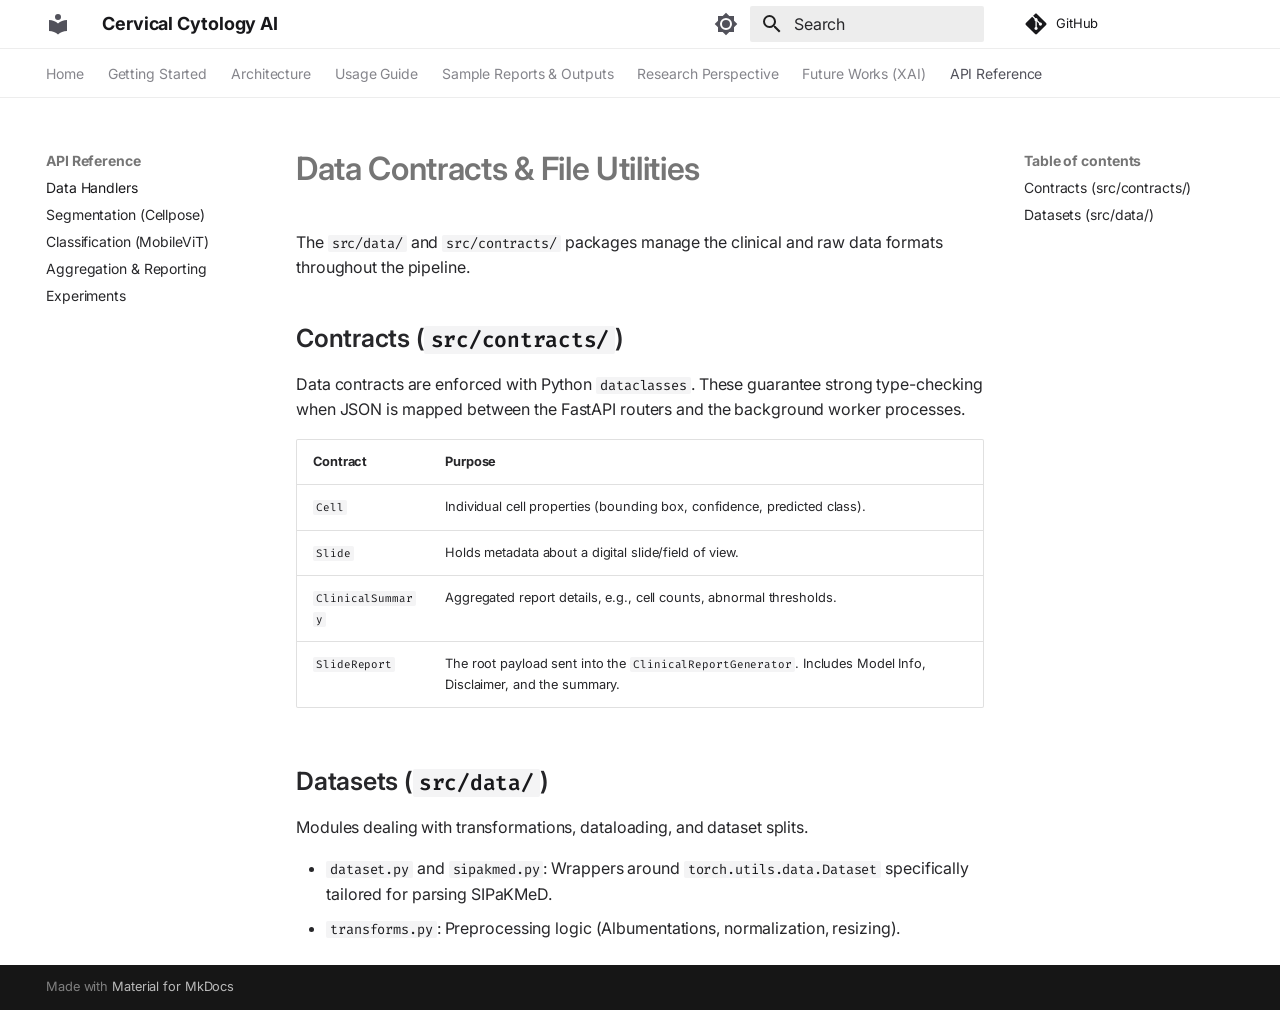
<file: reference/data/index.html>
<!doctype html>
<html lang="en" class="no-js">
  <head>
    
      <meta charset="utf-8">
      <meta name="viewport" content="width=device-width,initial-scale=1">
      
        <meta name="description" content="End-to-End Clinical Workflow Simulation for Cervical Cytology.">
      
      
        <meta name="author" content="PritamTheCoder">
      
      
      
        <link rel="prev" href="../../explainable/implementation_plan/">
      
      
        <link rel="next" href="../segmentation/">
      
      
        
      
      
      <link rel="icon" href="../../assets/images/favicon.png">
      <meta name="generator" content="mkdocs-1.6.1, mkdocs-material-9.7.6">
    
    
      
        <title>Data Handlers - Cervical Cytology AI</title>
      
    
    
      <link rel="stylesheet" href="../../assets/stylesheets/main.484c7ddc.min.css">
      
        
        <link rel="stylesheet" href="../../assets/stylesheets/palette.ab4e12ef.min.css">
      
      


    
    
      
    
    
      
        
        
        <link rel="preconnect" href="https://fonts.gstatic.com" crossorigin>
        <link rel="stylesheet" href="https://fonts.googleapis.com/css?family=Inter:300,300i,400,400i,700,700i%7CFira+Code:400,400i,700,700i&display=fallback">
        <style>:root{--md-text-font:"Inter";--md-code-font:"Fira Code"}</style>
      
    
    
      <link rel="stylesheet" href="../../stylesheets/extra.css">
    
    <script>__md_scope=new URL("../..",location),__md_hash=e=>[...e].reduce(((e,_)=>(e<<5)-e+_.charCodeAt(0)),0),__md_get=(e,_=localStorage,t=__md_scope)=>JSON.parse(_.getItem(t.pathname+"."+e)),__md_set=(e,_,t=localStorage,a=__md_scope)=>{try{t.setItem(a.pathname+"."+e,JSON.stringify(_))}catch(e){}}</script>
    
      

    
    
  </head>
  
  
    
    
      
    
    
    
    
    <body dir="ltr" data-md-color-scheme="default" data-md-color-primary="white" data-md-color-accent="black">
  
    
    <input class="md-toggle" data-md-toggle="drawer" type="checkbox" id="__drawer" autocomplete="off">
    <input class="md-toggle" data-md-toggle="search" type="checkbox" id="__search" autocomplete="off">
    <label class="md-overlay" for="__drawer"></label>
    <div data-md-component="skip">
      
        
        <a href="#data-contracts-file-utilities" class="md-skip">
          Skip to content
        </a>
      
    </div>
    <div data-md-component="announce">
      
    </div>
    
    
      

<header class="md-header" data-md-component="header">
  <nav class="md-header__inner md-grid" aria-label="Header">
    <a href="../.." title="Cervical Cytology AI" class="md-header__button md-logo" aria-label="Cervical Cytology AI" data-md-component="logo">
      
  
  <svg xmlns="http://www.w3.org/2000/svg" viewBox="0 0 24 24"><path d="M12 8a3 3 0 0 0 3-3 3 3 0 0 0-3-3 3 3 0 0 0-3 3 3 3 0 0 0 3 3m0 3.54C9.64 9.35 6.5 8 3 8v11c3.5 0 6.64 1.35 9 3.54 2.36-2.19 5.5-3.54 9-3.54V8c-3.5 0-6.64 1.35-9 3.54"/></svg>

    </a>
    <label class="md-header__button md-icon" for="__drawer">
      
      <svg xmlns="http://www.w3.org/2000/svg" viewBox="0 0 24 24"><path d="M3 6h18v2H3zm0 5h18v2H3zm0 5h18v2H3z"/></svg>
    </label>
    <div class="md-header__title" data-md-component="header-title">
      <div class="md-header__ellipsis">
        <div class="md-header__topic">
          <span class="md-ellipsis">
            Cervical Cytology AI
          </span>
        </div>
        <div class="md-header__topic" data-md-component="header-topic">
          <span class="md-ellipsis">
            
              Data Handlers
            
          </span>
        </div>
      </div>
    </div>
    
      
        <form class="md-header__option" data-md-component="palette">
  
    
    
    
    <input class="md-option" data-md-color-media="(prefers-color-scheme: light)" data-md-color-scheme="default" data-md-color-primary="white" data-md-color-accent="black"  aria-label="Switch to dark mode"  type="radio" name="__palette" id="__palette_0">
    
      <label class="md-header__button md-icon" title="Switch to dark mode" for="__palette_1" hidden>
        <svg xmlns="http://www.w3.org/2000/svg" viewBox="0 0 24 24"><path d="M12 8a4 4 0 0 0-4 4 4 4 0 0 0 4 4 4 4 0 0 0 4-4 4 4 0 0 0-4-4m0 10a6 6 0 0 1-6-6 6 6 0 0 1 6-6 6 6 0 0 1 6 6 6 6 0 0 1-6 6m8-9.31V4h-4.69L12 .69 8.69 4H4v4.69L.69 12 4 15.31V20h4.69L12 23.31 15.31 20H20v-4.69L23.31 12z"/></svg>
      </label>
    
  
    
    
    
    <input class="md-option" data-md-color-media="(prefers-color-scheme: dark)" data-md-color-scheme="slate" data-md-color-primary="black" data-md-color-accent="white"  aria-label="Switch to light mode"  type="radio" name="__palette" id="__palette_1">
    
      <label class="md-header__button md-icon" title="Switch to light mode" for="__palette_0" hidden>
        <svg xmlns="http://www.w3.org/2000/svg" viewBox="0 0 24 24"><path d="M12 18c-.89 0-1.74-.2-2.5-.55C11.56 16.5 13 14.42 13 12s-1.44-4.5-3.5-5.45C10.26 6.2 11.11 6 12 6a6 6 0 0 1 6 6 6 6 0 0 1-6 6m8-9.31V4h-4.69L12 .69 8.69 4H4v4.69L.69 12 4 15.31V20h4.69L12 23.31 15.31 20H20v-4.69L23.31 12z"/></svg>
      </label>
    
  
</form>
      
    
    
      <script>var palette=__md_get("__palette");if(palette&&palette.color){if("(prefers-color-scheme)"===palette.color.media){var media=matchMedia("(prefers-color-scheme: light)"),input=document.querySelector(media.matches?"[data-md-color-media='(prefers-color-scheme: light)']":"[data-md-color-media='(prefers-color-scheme: dark)']");palette.color.media=input.getAttribute("data-md-color-media"),palette.color.scheme=input.getAttribute("data-md-color-scheme"),palette.color.primary=input.getAttribute("data-md-color-primary"),palette.color.accent=input.getAttribute("data-md-color-accent")}for(var[key,value]of Object.entries(palette.color))document.body.setAttribute("data-md-color-"+key,value)}</script>
    
    
    
      
      
        <label class="md-header__button md-icon" for="__search">
          
          <svg xmlns="http://www.w3.org/2000/svg" viewBox="0 0 24 24"><path d="M9.5 3A6.5 6.5 0 0 1 16 9.5c0 1.61-.59 3.09-1.56 4.23l.27.27h.79l5 5-1.5 1.5-5-5v-.79l-.27-.27A6.52 6.52 0 0 1 9.5 16 6.5 6.5 0 0 1 3 9.5 6.5 6.5 0 0 1 9.5 3m0 2C7 5 5 7 5 9.5S7 14 9.5 14 14 12 14 9.5 12 5 9.5 5"/></svg>
        </label>
        <div class="md-search" data-md-component="search" role="dialog">
  <label class="md-search__overlay" for="__search"></label>
  <div class="md-search__inner" role="search">
    <form class="md-search__form" name="search">
      <input type="text" class="md-search__input" name="query" aria-label="Search" placeholder="Search" autocapitalize="off" autocorrect="off" autocomplete="off" spellcheck="false" data-md-component="search-query" required>
      <label class="md-search__icon md-icon" for="__search">
        
        <svg xmlns="http://www.w3.org/2000/svg" viewBox="0 0 24 24"><path d="M9.5 3A6.5 6.5 0 0 1 16 9.5c0 1.61-.59 3.09-1.56 4.23l.27.27h.79l5 5-1.5 1.5-5-5v-.79l-.27-.27A6.52 6.52 0 0 1 9.5 16 6.5 6.5 0 0 1 3 9.5 6.5 6.5 0 0 1 9.5 3m0 2C7 5 5 7 5 9.5S7 14 9.5 14 14 12 14 9.5 12 5 9.5 5"/></svg>
        
        <svg xmlns="http://www.w3.org/2000/svg" viewBox="0 0 24 24"><path d="M20 11v2H8l5.5 5.5-1.42 1.42L4.16 12l7.92-7.92L13.5 5.5 8 11z"/></svg>
      </label>
      <nav class="md-search__options" aria-label="Search">
        
          <a href="javascript:void(0)" class="md-search__icon md-icon" title="Share" aria-label="Share" data-clipboard data-clipboard-text="" data-md-component="search-share" tabindex="-1">
            
            <svg xmlns="http://www.w3.org/2000/svg" viewBox="0 0 24 24"><path d="M18 16.08c-.76 0-1.44.3-1.96.77L8.91 12.7c.05-.23.09-.46.09-.7s-.04-.47-.09-.7l7.05-4.11c.54.5 1.25.81 2.04.81a3 3 0 0 0 3-3 3 3 0 0 0-3-3 3 3 0 0 0-3 3c0 .24.04.47.09.7L8.04 9.81C7.5 9.31 6.79 9 6 9a3 3 0 0 0-3 3 3 3 0 0 0 3 3c.79 0 1.5-.31 2.04-.81l7.12 4.15c-.05.21-.08.43-.08.66 0 1.61 1.31 2.91 2.92 2.91s2.92-1.3 2.92-2.91A2.92 2.92 0 0 0 18 16.08"/></svg>
          </a>
        
        <button type="reset" class="md-search__icon md-icon" title="Clear" aria-label="Clear" tabindex="-1">
          
          <svg xmlns="http://www.w3.org/2000/svg" viewBox="0 0 24 24"><path d="M19 6.41 17.59 5 12 10.59 6.41 5 5 6.41 10.59 12 5 17.59 6.41 19 12 13.41 17.59 19 19 17.59 13.41 12z"/></svg>
        </button>
      </nav>
      
        <div class="md-search__suggest" data-md-component="search-suggest"></div>
      
    </form>
    <div class="md-search__output">
      <div class="md-search__scrollwrap" tabindex="0" data-md-scrollfix>
        <div class="md-search-result" data-md-component="search-result">
          <div class="md-search-result__meta">
            Initializing search
          </div>
          <ol class="md-search-result__list" role="presentation"></ol>
        </div>
      </div>
    </div>
  </div>
</div>
      
    
    
      <div class="md-header__source">
        <a href="https://github.com/PritamTheCoder/cervical_cytology_ai" title="Go to repository" class="md-source" data-md-component="source">
  <div class="md-source__icon md-icon">
    
    <svg xmlns="http://www.w3.org/2000/svg" viewBox="0 0 448 512"><!--! Font Awesome Free 7.1.0 by @fontawesome - https://fontawesome.com License - https://fontawesome.com/license/free (Icons: CC BY 4.0, Fonts: SIL OFL 1.1, Code: MIT License) Copyright 2025 Fonticons, Inc.--><path d="M439.6 236.1 244 40.5c-5.4-5.5-12.8-8.5-20.4-8.5s-15 3-20.4 8.4L162.5 81l51.5 51.5c27.1-9.1 52.7 16.8 43.4 43.7l49.7 49.7c34.2-11.8 61.2 31 35.5 56.7-26.5 26.5-70.2-2.9-56-37.3L240.3 199v121.9c25.3 12.5 22.3 41.8 9.1 55-6.4 6.4-15.2 10.1-24.3 10.1s-17.8-3.6-24.3-10.1c-17.6-17.6-11.1-46.9 11.2-56v-123c-20.8-8.5-24.6-30.7-18.6-45L142.6 101 8.5 235.1C3 240.6 0 247.9 0 255.5s3 15 8.5 20.4l195.6 195.7c5.4 5.4 12.7 8.4 20.4 8.4s15-3 20.4-8.4l194.7-194.7c5.4-5.4 8.4-12.8 8.4-20.4s-3-15-8.4-20.4"/></svg>
  </div>
  <div class="md-source__repository">
    GitHub
  </div>
</a>
      </div>
    
  </nav>
  
</header>
    
    <div class="md-container" data-md-component="container">
      
      
        
          
            
<nav class="md-tabs" aria-label="Tabs" data-md-component="tabs">
  <div class="md-grid">
    <ul class="md-tabs__list">
      
        
  
  
  
  
    <li class="md-tabs__item">
      <a href="../.." class="md-tabs__link">
        
  
  
    
  
  Home

      </a>
    </li>
  

      
        
  
  
  
  
    <li class="md-tabs__item">
      <a href="../../installation/" class="md-tabs__link">
        
  
  
    
  
  Getting Started

      </a>
    </li>
  

      
        
  
  
  
  
    <li class="md-tabs__item">
      <a href="../../architecture/" class="md-tabs__link">
        
  
  
    
  
  Architecture

      </a>
    </li>
  

      
        
  
  
  
  
    <li class="md-tabs__item">
      <a href="../../usage/" class="md-tabs__link">
        
  
  
    
  
  Usage Guide

      </a>
    </li>
  

      
        
  
  
  
  
    <li class="md-tabs__item">
      <a href="../../sample_reports/" class="md-tabs__link">
        
  
  
    
  
  Sample Reports & Outputs

      </a>
    </li>
  

      
        
  
  
  
  
    <li class="md-tabs__item">
      <a href="../../research_perspective/" class="md-tabs__link">
        
  
  
    
  
  Research Perspective

      </a>
    </li>
  

      
        
  
  
  
  
    <li class="md-tabs__item">
      <a href="../../explainable/implementation_plan/" class="md-tabs__link">
        
  
  
    
  
  Future Works (XAI)

      </a>
    </li>
  

      
        
  
  
  
    
  
  
    
    
      <li class="md-tabs__item md-tabs__item--active">
        <a href="./" class="md-tabs__link">
          
  
  
    
  
  API Reference

        </a>
      </li>
    
  

      
    </ul>
  </div>
</nav>
          
        
      
      <main class="md-main" data-md-component="main">
        <div class="md-main__inner md-grid">
          
            
              
              <div class="md-sidebar md-sidebar--primary" data-md-component="sidebar" data-md-type="navigation" >
                <div class="md-sidebar__scrollwrap">
                  <div class="md-sidebar__inner">
                    


  


<nav class="md-nav md-nav--primary md-nav--lifted" aria-label="Navigation" data-md-level="0">
  <label class="md-nav__title" for="__drawer">
    <a href="../.." title="Cervical Cytology AI" class="md-nav__button md-logo" aria-label="Cervical Cytology AI" data-md-component="logo">
      
  
  <svg xmlns="http://www.w3.org/2000/svg" viewBox="0 0 24 24"><path d="M12 8a3 3 0 0 0 3-3 3 3 0 0 0-3-3 3 3 0 0 0-3 3 3 3 0 0 0 3 3m0 3.54C9.64 9.35 6.5 8 3 8v11c3.5 0 6.64 1.35 9 3.54 2.36-2.19 5.5-3.54 9-3.54V8c-3.5 0-6.64 1.35-9 3.54"/></svg>

    </a>
    Cervical Cytology AI
  </label>
  
    <div class="md-nav__source">
      <a href="https://github.com/PritamTheCoder/cervical_cytology_ai" title="Go to repository" class="md-source" data-md-component="source">
  <div class="md-source__icon md-icon">
    
    <svg xmlns="http://www.w3.org/2000/svg" viewBox="0 0 448 512"><!--! Font Awesome Free 7.1.0 by @fontawesome - https://fontawesome.com License - https://fontawesome.com/license/free (Icons: CC BY 4.0, Fonts: SIL OFL 1.1, Code: MIT License) Copyright 2025 Fonticons, Inc.--><path d="M439.6 236.1 244 40.5c-5.4-5.5-12.8-8.5-20.4-8.5s-15 3-20.4 8.4L162.5 81l51.5 51.5c27.1-9.1 52.7 16.8 43.4 43.7l49.7 49.7c34.2-11.8 61.2 31 35.5 56.7-26.5 26.5-70.2-2.9-56-37.3L240.3 199v121.9c25.3 12.5 22.3 41.8 9.1 55-6.4 6.4-15.2 10.1-24.3 10.1s-17.8-3.6-24.3-10.1c-17.6-17.6-11.1-46.9 11.2-56v-123c-20.8-8.5-24.6-30.7-18.6-45L142.6 101 8.5 235.1C3 240.6 0 247.9 0 255.5s3 15 8.5 20.4l195.6 195.7c5.4 5.4 12.7 8.4 20.4 8.4s15-3 20.4-8.4l194.7-194.7c5.4-5.4 8.4-12.8 8.4-20.4s-3-15-8.4-20.4"/></svg>
  </div>
  <div class="md-source__repository">
    GitHub
  </div>
</a>
    </div>
  
  <ul class="md-nav__list" data-md-scrollfix>
    
      
      
  
  
  
  
    <li class="md-nav__item">
      <a href="../.." class="md-nav__link">
        
  
  
  <span class="md-ellipsis">
    
  
    Home
  

    
  </span>
  
  

      </a>
    </li>
  

    
      
      
  
  
  
  
    <li class="md-nav__item">
      <a href="../../installation/" class="md-nav__link">
        
  
  
  <span class="md-ellipsis">
    
  
    Getting Started
  

    
  </span>
  
  

      </a>
    </li>
  

    
      
      
  
  
  
  
    <li class="md-nav__item">
      <a href="../../architecture/" class="md-nav__link">
        
  
  
  <span class="md-ellipsis">
    
  
    Architecture
  

    
  </span>
  
  

      </a>
    </li>
  

    
      
      
  
  
  
  
    <li class="md-nav__item">
      <a href="../../usage/" class="md-nav__link">
        
  
  
  <span class="md-ellipsis">
    
  
    Usage Guide
  

    
  </span>
  
  

      </a>
    </li>
  

    
      
      
  
  
  
  
    <li class="md-nav__item">
      <a href="../../sample_reports/" class="md-nav__link">
        
  
  
  <span class="md-ellipsis">
    
  
    Sample Reports & Outputs
  

    
  </span>
  
  

      </a>
    </li>
  

    
      
      
  
  
  
  
    <li class="md-nav__item">
      <a href="../../research_perspective/" class="md-nav__link">
        
  
  
  <span class="md-ellipsis">
    
  
    Research Perspective
  

    
  </span>
  
  

      </a>
    </li>
  

    
      
      
  
  
  
  
    <li class="md-nav__item">
      <a href="../../explainable/implementation_plan/" class="md-nav__link">
        
  
  
  <span class="md-ellipsis">
    
  
    Future Works (XAI)
  

    
  </span>
  
  

      </a>
    </li>
  

    
      
      
  
  
    
  
  
  
    
    
      
        
      
        
      
        
      
        
      
        
      
    
    
    
      
        
        
      
      
    
    
    <li class="md-nav__item md-nav__item--active md-nav__item--section md-nav__item--nested">
      
        
        
        <input class="md-nav__toggle md-toggle " type="checkbox" id="__nav_8" checked>
        
          
          <label class="md-nav__link" for="__nav_8" id="__nav_8_label" tabindex="">
            
  
  
  <span class="md-ellipsis">
    
  
    API Reference
  

    
  </span>
  
  

            <span class="md-nav__icon md-icon"></span>
          </label>
        
        <nav class="md-nav" data-md-level="1" aria-labelledby="__nav_8_label" aria-expanded="true">
          <label class="md-nav__title" for="__nav_8">
            <span class="md-nav__icon md-icon"></span>
            
  
    API Reference
  

          </label>
          <ul class="md-nav__list" data-md-scrollfix>
            
              
                
  
  
    
  
  
  
    <li class="md-nav__item md-nav__item--active">
      
      <input class="md-nav__toggle md-toggle" type="checkbox" id="__toc">
      
      
        
      
      
        <label class="md-nav__link md-nav__link--active" for="__toc">
          
  
  
  <span class="md-ellipsis">
    
  
    Data Handlers
  

    
  </span>
  
  

          <span class="md-nav__icon md-icon"></span>
        </label>
      
      <a href="./" class="md-nav__link md-nav__link--active">
        
  
  
  <span class="md-ellipsis">
    
  
    Data Handlers
  

    
  </span>
  
  

      </a>
      
        

<nav class="md-nav md-nav--secondary" aria-label="Table of contents">
  
  
  
    
  
  
    <label class="md-nav__title" for="__toc">
      <span class="md-nav__icon md-icon"></span>
      Table of contents
    </label>
    <ul class="md-nav__list" data-md-component="toc" data-md-scrollfix>
      
        <li class="md-nav__item">
  <a href="#contracts-srccontracts" class="md-nav__link">
    <span class="md-ellipsis">
      
        Contracts (src/contracts/)
      
    </span>
  </a>
  
</li>
      
        <li class="md-nav__item">
  <a href="#datasets-srcdata" class="md-nav__link">
    <span class="md-ellipsis">
      
        Datasets (src/data/)
      
    </span>
  </a>
  
</li>
      
    </ul>
  
</nav>
      
    </li>
  

              
            
              
                
  
  
  
  
    <li class="md-nav__item">
      <a href="../segmentation/" class="md-nav__link">
        
  
  
  <span class="md-ellipsis">
    
  
    Segmentation (Cellpose)
  

    
  </span>
  
  

      </a>
    </li>
  

              
            
              
                
  
  
  
  
    <li class="md-nav__item">
      <a href="../classification/" class="md-nav__link">
        
  
  
  <span class="md-ellipsis">
    
  
    Classification (MobileViT)
  

    
  </span>
  
  

      </a>
    </li>
  

              
            
              
                
  
  
  
  
    <li class="md-nav__item">
      <a href="../reporting/" class="md-nav__link">
        
  
  
  <span class="md-ellipsis">
    
  
    Aggregation & Reporting
  

    
  </span>
  
  

      </a>
    </li>
  

              
            
              
                
  
  
  
  
    <li class="md-nav__item">
      <a href="../experiments/" class="md-nav__link">
        
  
  
  <span class="md-ellipsis">
    
  
    Experiments
  

    
  </span>
  
  

      </a>
    </li>
  

              
            
          </ul>
        </nav>
      
    </li>
  

    
  </ul>
</nav>
                  </div>
                </div>
              </div>
            
            
              
              <div class="md-sidebar md-sidebar--secondary" data-md-component="sidebar" data-md-type="toc" >
                <div class="md-sidebar__scrollwrap">
                  <div class="md-sidebar__inner">
                    

<nav class="md-nav md-nav--secondary" aria-label="Table of contents">
  
  
  
    
  
  
    <label class="md-nav__title" for="__toc">
      <span class="md-nav__icon md-icon"></span>
      Table of contents
    </label>
    <ul class="md-nav__list" data-md-component="toc" data-md-scrollfix>
      
        <li class="md-nav__item">
  <a href="#contracts-srccontracts" class="md-nav__link">
    <span class="md-ellipsis">
      
        Contracts (src/contracts/)
      
    </span>
  </a>
  
</li>
      
        <li class="md-nav__item">
  <a href="#datasets-srcdata" class="md-nav__link">
    <span class="md-ellipsis">
      
        Datasets (src/data/)
      
    </span>
  </a>
  
</li>
      
    </ul>
  
</nav>
                  </div>
                </div>
              </div>
            
          
          
            <div class="md-content" data-md-component="content">
              
              <article class="md-content__inner md-typeset">
                
                  


  
  


<h1 id="data-contracts-file-utilities">Data Contracts &amp; File Utilities<a class="headerlink" href="#data-contracts-file-utilities" title="Permanent link">&para;</a></h1>
<p>The <code>src/data/</code> and <code>src/contracts/</code> packages manage the clinical and raw data formats throughout the pipeline.</p>
<h2 id="contracts-srccontracts">Contracts (<code>src/contracts/</code>)<a class="headerlink" href="#contracts-srccontracts" title="Permanent link">&para;</a></h2>
<p>Data contracts are enforced with Python <code>dataclasses</code>. These guarantee strong type-checking when JSON is mapped between the FastAPI routers and the background worker processes.</p>
<table>
<thead>
<tr>
<th>Contract</th>
<th>Purpose</th>
</tr>
</thead>
<tbody>
<tr>
<td><code>Cell</code></td>
<td>Individual cell properties (bounding box, confidence, predicted class).</td>
</tr>
<tr>
<td><code>Slide</code></td>
<td>Holds metadata about a digital slide/field of view.</td>
</tr>
<tr>
<td><code>ClinicalSummary</code></td>
<td>Aggregated report details, e.g., cell counts, abnormal thresholds.</td>
</tr>
<tr>
<td><code>SlideReport</code></td>
<td>The root payload sent into the <code>ClinicalReportGenerator</code>. Includes Model Info, Disclaimer, and the summary.</td>
</tr>
</tbody>
</table>
<h2 id="datasets-srcdata">Datasets (<code>src/data/</code>)<a class="headerlink" href="#datasets-srcdata" title="Permanent link">&para;</a></h2>
<p>Modules dealing with transformations, dataloading, and dataset splits.</p>
<ul>
<li><code>dataset.py</code> and <code>sipakmed.py</code>: Wrappers around <code>torch.utils.data.Dataset</code> specifically tailored for parsing SIPaKMeD.</li>
<li><code>transforms.py</code>: Preprocessing logic (Albumentations, normalization, resizing).</li>
</ul>












                
              </article>
            </div>
          
          
<script>var target=document.getElementById(location.hash.slice(1));target&&target.name&&(target.checked=target.name.startsWith("__tabbed_"))</script>
        </div>
        
          <button type="button" class="md-top md-icon" data-md-component="top" hidden>
  
  <svg xmlns="http://www.w3.org/2000/svg" viewBox="0 0 24 24"><path d="M13 20h-2V8l-5.5 5.5-1.42-1.42L12 4.16l7.92 7.92-1.42 1.42L13 8z"/></svg>
  Back to top
</button>
        
      </main>
      
        <footer class="md-footer">
  
  <div class="md-footer-meta md-typeset">
    <div class="md-footer-meta__inner md-grid">
      <div class="md-copyright">
  
  
    Made with
    <a href="https://squidfunk.github.io/mkdocs-material/" target="_blank" rel="noopener">
      Material for MkDocs
    </a>
  
</div>
      
    </div>
  </div>
</footer>
      
    </div>
    <div class="md-dialog" data-md-component="dialog">
      <div class="md-dialog__inner md-typeset"></div>
    </div>
    
    
    
      
      
      <script id="__config" type="application/json">{"annotate": null, "base": "../..", "features": ["navigation.tabs", "navigation.indexes", "navigation.top", "search.suggest", "search.highlight", "search.share", "content.code.copy", "content.code.annotate"], "search": "../../assets/javascripts/workers/search.2c215733.min.js", "tags": null, "translations": {"clipboard.copied": "Copied to clipboard", "clipboard.copy": "Copy to clipboard", "search.result.more.one": "1 more on this page", "search.result.more.other": "# more on this page", "search.result.none": "No matching documents", "search.result.one": "1 matching document", "search.result.other": "# matching documents", "search.result.placeholder": "Type to start searching", "search.result.term.missing": "Missing", "select.version": "Select version"}, "version": null}</script>
    
    
      <script src="../../assets/javascripts/bundle.79ae519e.min.js"></script>
      
    
  </body>
</html>
</file>
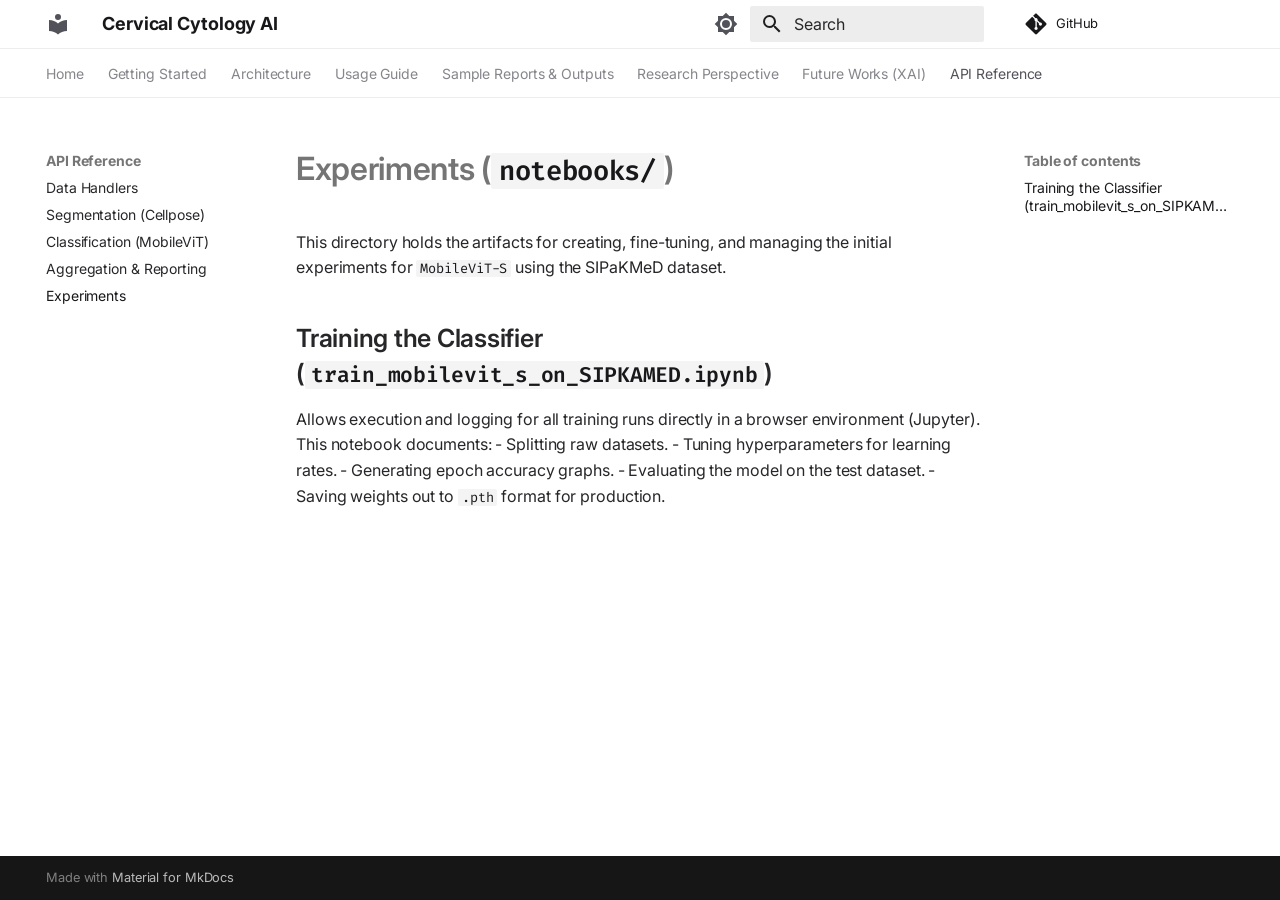
<file: reference/experiments/index.html>
<!doctype html>
<html lang="en" class="no-js">
  <head>
    
      <meta charset="utf-8">
      <meta name="viewport" content="width=device-width,initial-scale=1">
      
        <meta name="description" content="End-to-End Clinical Workflow Simulation for Cervical Cytology.">
      
      
        <meta name="author" content="PritamTheCoder">
      
      
      
        <link rel="prev" href="../reporting/">
      
      
      
        
      
      
      <link rel="icon" href="../../assets/images/favicon.png">
      <meta name="generator" content="mkdocs-1.6.1, mkdocs-material-9.7.6">
    
    
      
        <title>Experiments - Cervical Cytology AI</title>
      
    
    
      <link rel="stylesheet" href="../../assets/stylesheets/main.484c7ddc.min.css">
      
        
        <link rel="stylesheet" href="../../assets/stylesheets/palette.ab4e12ef.min.css">
      
      


    
    
      
    
    
      
        
        
        <link rel="preconnect" href="https://fonts.gstatic.com" crossorigin>
        <link rel="stylesheet" href="https://fonts.googleapis.com/css?family=Inter:300,300i,400,400i,700,700i%7CFira+Code:400,400i,700,700i&display=fallback">
        <style>:root{--md-text-font:"Inter";--md-code-font:"Fira Code"}</style>
      
    
    
      <link rel="stylesheet" href="../../stylesheets/extra.css">
    
    <script>__md_scope=new URL("../..",location),__md_hash=e=>[...e].reduce(((e,_)=>(e<<5)-e+_.charCodeAt(0)),0),__md_get=(e,_=localStorage,t=__md_scope)=>JSON.parse(_.getItem(t.pathname+"."+e)),__md_set=(e,_,t=localStorage,a=__md_scope)=>{try{t.setItem(a.pathname+"."+e,JSON.stringify(_))}catch(e){}}</script>
    
      

    
    
  </head>
  
  
    
    
      
    
    
    
    
    <body dir="ltr" data-md-color-scheme="default" data-md-color-primary="white" data-md-color-accent="black">
  
    
    <input class="md-toggle" data-md-toggle="drawer" type="checkbox" id="__drawer" autocomplete="off">
    <input class="md-toggle" data-md-toggle="search" type="checkbox" id="__search" autocomplete="off">
    <label class="md-overlay" for="__drawer"></label>
    <div data-md-component="skip">
      
        
        <a href="#experiments-notebooks" class="md-skip">
          Skip to content
        </a>
      
    </div>
    <div data-md-component="announce">
      
    </div>
    
    
      

<header class="md-header" data-md-component="header">
  <nav class="md-header__inner md-grid" aria-label="Header">
    <a href="../.." title="Cervical Cytology AI" class="md-header__button md-logo" aria-label="Cervical Cytology AI" data-md-component="logo">
      
  
  <svg xmlns="http://www.w3.org/2000/svg" viewBox="0 0 24 24"><path d="M12 8a3 3 0 0 0 3-3 3 3 0 0 0-3-3 3 3 0 0 0-3 3 3 3 0 0 0 3 3m0 3.54C9.64 9.35 6.5 8 3 8v11c3.5 0 6.64 1.35 9 3.54 2.36-2.19 5.5-3.54 9-3.54V8c-3.5 0-6.64 1.35-9 3.54"/></svg>

    </a>
    <label class="md-header__button md-icon" for="__drawer">
      
      <svg xmlns="http://www.w3.org/2000/svg" viewBox="0 0 24 24"><path d="M3 6h18v2H3zm0 5h18v2H3zm0 5h18v2H3z"/></svg>
    </label>
    <div class="md-header__title" data-md-component="header-title">
      <div class="md-header__ellipsis">
        <div class="md-header__topic">
          <span class="md-ellipsis">
            Cervical Cytology AI
          </span>
        </div>
        <div class="md-header__topic" data-md-component="header-topic">
          <span class="md-ellipsis">
            
              Experiments
            
          </span>
        </div>
      </div>
    </div>
    
      
        <form class="md-header__option" data-md-component="palette">
  
    
    
    
    <input class="md-option" data-md-color-media="(prefers-color-scheme: light)" data-md-color-scheme="default" data-md-color-primary="white" data-md-color-accent="black"  aria-label="Switch to dark mode"  type="radio" name="__palette" id="__palette_0">
    
      <label class="md-header__button md-icon" title="Switch to dark mode" for="__palette_1" hidden>
        <svg xmlns="http://www.w3.org/2000/svg" viewBox="0 0 24 24"><path d="M12 8a4 4 0 0 0-4 4 4 4 0 0 0 4 4 4 4 0 0 0 4-4 4 4 0 0 0-4-4m0 10a6 6 0 0 1-6-6 6 6 0 0 1 6-6 6 6 0 0 1 6 6 6 6 0 0 1-6 6m8-9.31V4h-4.69L12 .69 8.69 4H4v4.69L.69 12 4 15.31V20h4.69L12 23.31 15.31 20H20v-4.69L23.31 12z"/></svg>
      </label>
    
  
    
    
    
    <input class="md-option" data-md-color-media="(prefers-color-scheme: dark)" data-md-color-scheme="slate" data-md-color-primary="black" data-md-color-accent="white"  aria-label="Switch to light mode"  type="radio" name="__palette" id="__palette_1">
    
      <label class="md-header__button md-icon" title="Switch to light mode" for="__palette_0" hidden>
        <svg xmlns="http://www.w3.org/2000/svg" viewBox="0 0 24 24"><path d="M12 18c-.89 0-1.74-.2-2.5-.55C11.56 16.5 13 14.42 13 12s-1.44-4.5-3.5-5.45C10.26 6.2 11.11 6 12 6a6 6 0 0 1 6 6 6 6 0 0 1-6 6m8-9.31V4h-4.69L12 .69 8.69 4H4v4.69L.69 12 4 15.31V20h4.69L12 23.31 15.31 20H20v-4.69L23.31 12z"/></svg>
      </label>
    
  
</form>
      
    
    
      <script>var palette=__md_get("__palette");if(palette&&palette.color){if("(prefers-color-scheme)"===palette.color.media){var media=matchMedia("(prefers-color-scheme: light)"),input=document.querySelector(media.matches?"[data-md-color-media='(prefers-color-scheme: light)']":"[data-md-color-media='(prefers-color-scheme: dark)']");palette.color.media=input.getAttribute("data-md-color-media"),palette.color.scheme=input.getAttribute("data-md-color-scheme"),palette.color.primary=input.getAttribute("data-md-color-primary"),palette.color.accent=input.getAttribute("data-md-color-accent")}for(var[key,value]of Object.entries(palette.color))document.body.setAttribute("data-md-color-"+key,value)}</script>
    
    
    
      
      
        <label class="md-header__button md-icon" for="__search">
          
          <svg xmlns="http://www.w3.org/2000/svg" viewBox="0 0 24 24"><path d="M9.5 3A6.5 6.5 0 0 1 16 9.5c0 1.61-.59 3.09-1.56 4.23l.27.27h.79l5 5-1.5 1.5-5-5v-.79l-.27-.27A6.52 6.52 0 0 1 9.5 16 6.5 6.5 0 0 1 3 9.5 6.5 6.5 0 0 1 9.5 3m0 2C7 5 5 7 5 9.5S7 14 9.5 14 14 12 14 9.5 12 5 9.5 5"/></svg>
        </label>
        <div class="md-search" data-md-component="search" role="dialog">
  <label class="md-search__overlay" for="__search"></label>
  <div class="md-search__inner" role="search">
    <form class="md-search__form" name="search">
      <input type="text" class="md-search__input" name="query" aria-label="Search" placeholder="Search" autocapitalize="off" autocorrect="off" autocomplete="off" spellcheck="false" data-md-component="search-query" required>
      <label class="md-search__icon md-icon" for="__search">
        
        <svg xmlns="http://www.w3.org/2000/svg" viewBox="0 0 24 24"><path d="M9.5 3A6.5 6.5 0 0 1 16 9.5c0 1.61-.59 3.09-1.56 4.23l.27.27h.79l5 5-1.5 1.5-5-5v-.79l-.27-.27A6.52 6.52 0 0 1 9.5 16 6.5 6.5 0 0 1 3 9.5 6.5 6.5 0 0 1 9.5 3m0 2C7 5 5 7 5 9.5S7 14 9.5 14 14 12 14 9.5 12 5 9.5 5"/></svg>
        
        <svg xmlns="http://www.w3.org/2000/svg" viewBox="0 0 24 24"><path d="M20 11v2H8l5.5 5.5-1.42 1.42L4.16 12l7.92-7.92L13.5 5.5 8 11z"/></svg>
      </label>
      <nav class="md-search__options" aria-label="Search">
        
          <a href="javascript:void(0)" class="md-search__icon md-icon" title="Share" aria-label="Share" data-clipboard data-clipboard-text="" data-md-component="search-share" tabindex="-1">
            
            <svg xmlns="http://www.w3.org/2000/svg" viewBox="0 0 24 24"><path d="M18 16.08c-.76 0-1.44.3-1.96.77L8.91 12.7c.05-.23.09-.46.09-.7s-.04-.47-.09-.7l7.05-4.11c.54.5 1.25.81 2.04.81a3 3 0 0 0 3-3 3 3 0 0 0-3-3 3 3 0 0 0-3 3c0 .24.04.47.09.7L8.04 9.81C7.5 9.31 6.79 9 6 9a3 3 0 0 0-3 3 3 3 0 0 0 3 3c.79 0 1.5-.31 2.04-.81l7.12 4.15c-.05.21-.08.43-.08.66 0 1.61 1.31 2.91 2.92 2.91s2.92-1.3 2.92-2.91A2.92 2.92 0 0 0 18 16.08"/></svg>
          </a>
        
        <button type="reset" class="md-search__icon md-icon" title="Clear" aria-label="Clear" tabindex="-1">
          
          <svg xmlns="http://www.w3.org/2000/svg" viewBox="0 0 24 24"><path d="M19 6.41 17.59 5 12 10.59 6.41 5 5 6.41 10.59 12 5 17.59 6.41 19 12 13.41 17.59 19 19 17.59 13.41 12z"/></svg>
        </button>
      </nav>
      
        <div class="md-search__suggest" data-md-component="search-suggest"></div>
      
    </form>
    <div class="md-search__output">
      <div class="md-search__scrollwrap" tabindex="0" data-md-scrollfix>
        <div class="md-search-result" data-md-component="search-result">
          <div class="md-search-result__meta">
            Initializing search
          </div>
          <ol class="md-search-result__list" role="presentation"></ol>
        </div>
      </div>
    </div>
  </div>
</div>
      
    
    
      <div class="md-header__source">
        <a href="https://github.com/PritamTheCoder/cervical_cytology_ai" title="Go to repository" class="md-source" data-md-component="source">
  <div class="md-source__icon md-icon">
    
    <svg xmlns="http://www.w3.org/2000/svg" viewBox="0 0 448 512"><!--! Font Awesome Free 7.1.0 by @fontawesome - https://fontawesome.com License - https://fontawesome.com/license/free (Icons: CC BY 4.0, Fonts: SIL OFL 1.1, Code: MIT License) Copyright 2025 Fonticons, Inc.--><path d="M439.6 236.1 244 40.5c-5.4-5.5-12.8-8.5-20.4-8.5s-15 3-20.4 8.4L162.5 81l51.5 51.5c27.1-9.1 52.7 16.8 43.4 43.7l49.7 49.7c34.2-11.8 61.2 31 35.5 56.7-26.5 26.5-70.2-2.9-56-37.3L240.3 199v121.9c25.3 12.5 22.3 41.8 9.1 55-6.4 6.4-15.2 10.1-24.3 10.1s-17.8-3.6-24.3-10.1c-17.6-17.6-11.1-46.9 11.2-56v-123c-20.8-8.5-24.6-30.7-18.6-45L142.6 101 8.5 235.1C3 240.6 0 247.9 0 255.5s3 15 8.5 20.4l195.6 195.7c5.4 5.4 12.7 8.4 20.4 8.4s15-3 20.4-8.4l194.7-194.7c5.4-5.4 8.4-12.8 8.4-20.4s-3-15-8.4-20.4"/></svg>
  </div>
  <div class="md-source__repository">
    GitHub
  </div>
</a>
      </div>
    
  </nav>
  
</header>
    
    <div class="md-container" data-md-component="container">
      
      
        
          
            
<nav class="md-tabs" aria-label="Tabs" data-md-component="tabs">
  <div class="md-grid">
    <ul class="md-tabs__list">
      
        
  
  
  
  
    <li class="md-tabs__item">
      <a href="../.." class="md-tabs__link">
        
  
  
    
  
  Home

      </a>
    </li>
  

      
        
  
  
  
  
    <li class="md-tabs__item">
      <a href="../../installation/" class="md-tabs__link">
        
  
  
    
  
  Getting Started

      </a>
    </li>
  

      
        
  
  
  
  
    <li class="md-tabs__item">
      <a href="../../architecture/" class="md-tabs__link">
        
  
  
    
  
  Architecture

      </a>
    </li>
  

      
        
  
  
  
  
    <li class="md-tabs__item">
      <a href="../../usage/" class="md-tabs__link">
        
  
  
    
  
  Usage Guide

      </a>
    </li>
  

      
        
  
  
  
  
    <li class="md-tabs__item">
      <a href="../../sample_reports/" class="md-tabs__link">
        
  
  
    
  
  Sample Reports & Outputs

      </a>
    </li>
  

      
        
  
  
  
  
    <li class="md-tabs__item">
      <a href="../../research_perspective/" class="md-tabs__link">
        
  
  
    
  
  Research Perspective

      </a>
    </li>
  

      
        
  
  
  
  
    <li class="md-tabs__item">
      <a href="../../explainable/implementation_plan/" class="md-tabs__link">
        
  
  
    
  
  Future Works (XAI)

      </a>
    </li>
  

      
        
  
  
  
    
  
  
    
    
      <li class="md-tabs__item md-tabs__item--active">
        <a href="../data/" class="md-tabs__link">
          
  
  
    
  
  API Reference

        </a>
      </li>
    
  

      
    </ul>
  </div>
</nav>
          
        
      
      <main class="md-main" data-md-component="main">
        <div class="md-main__inner md-grid">
          
            
              
              <div class="md-sidebar md-sidebar--primary" data-md-component="sidebar" data-md-type="navigation" >
                <div class="md-sidebar__scrollwrap">
                  <div class="md-sidebar__inner">
                    


  


<nav class="md-nav md-nav--primary md-nav--lifted" aria-label="Navigation" data-md-level="0">
  <label class="md-nav__title" for="__drawer">
    <a href="../.." title="Cervical Cytology AI" class="md-nav__button md-logo" aria-label="Cervical Cytology AI" data-md-component="logo">
      
  
  <svg xmlns="http://www.w3.org/2000/svg" viewBox="0 0 24 24"><path d="M12 8a3 3 0 0 0 3-3 3 3 0 0 0-3-3 3 3 0 0 0-3 3 3 3 0 0 0 3 3m0 3.54C9.64 9.35 6.5 8 3 8v11c3.5 0 6.64 1.35 9 3.54 2.36-2.19 5.5-3.54 9-3.54V8c-3.5 0-6.64 1.35-9 3.54"/></svg>

    </a>
    Cervical Cytology AI
  </label>
  
    <div class="md-nav__source">
      <a href="https://github.com/PritamTheCoder/cervical_cytology_ai" title="Go to repository" class="md-source" data-md-component="source">
  <div class="md-source__icon md-icon">
    
    <svg xmlns="http://www.w3.org/2000/svg" viewBox="0 0 448 512"><!--! Font Awesome Free 7.1.0 by @fontawesome - https://fontawesome.com License - https://fontawesome.com/license/free (Icons: CC BY 4.0, Fonts: SIL OFL 1.1, Code: MIT License) Copyright 2025 Fonticons, Inc.--><path d="M439.6 236.1 244 40.5c-5.4-5.5-12.8-8.5-20.4-8.5s-15 3-20.4 8.4L162.5 81l51.5 51.5c27.1-9.1 52.7 16.8 43.4 43.7l49.7 49.7c34.2-11.8 61.2 31 35.5 56.7-26.5 26.5-70.2-2.9-56-37.3L240.3 199v121.9c25.3 12.5 22.3 41.8 9.1 55-6.4 6.4-15.2 10.1-24.3 10.1s-17.8-3.6-24.3-10.1c-17.6-17.6-11.1-46.9 11.2-56v-123c-20.8-8.5-24.6-30.7-18.6-45L142.6 101 8.5 235.1C3 240.6 0 247.9 0 255.5s3 15 8.5 20.4l195.6 195.7c5.4 5.4 12.7 8.4 20.4 8.4s15-3 20.4-8.4l194.7-194.7c5.4-5.4 8.4-12.8 8.4-20.4s-3-15-8.4-20.4"/></svg>
  </div>
  <div class="md-source__repository">
    GitHub
  </div>
</a>
    </div>
  
  <ul class="md-nav__list" data-md-scrollfix>
    
      
      
  
  
  
  
    <li class="md-nav__item">
      <a href="../.." class="md-nav__link">
        
  
  
  <span class="md-ellipsis">
    
  
    Home
  

    
  </span>
  
  

      </a>
    </li>
  

    
      
      
  
  
  
  
    <li class="md-nav__item">
      <a href="../../installation/" class="md-nav__link">
        
  
  
  <span class="md-ellipsis">
    
  
    Getting Started
  

    
  </span>
  
  

      </a>
    </li>
  

    
      
      
  
  
  
  
    <li class="md-nav__item">
      <a href="../../architecture/" class="md-nav__link">
        
  
  
  <span class="md-ellipsis">
    
  
    Architecture
  

    
  </span>
  
  

      </a>
    </li>
  

    
      
      
  
  
  
  
    <li class="md-nav__item">
      <a href="../../usage/" class="md-nav__link">
        
  
  
  <span class="md-ellipsis">
    
  
    Usage Guide
  

    
  </span>
  
  

      </a>
    </li>
  

    
      
      
  
  
  
  
    <li class="md-nav__item">
      <a href="../../sample_reports/" class="md-nav__link">
        
  
  
  <span class="md-ellipsis">
    
  
    Sample Reports & Outputs
  

    
  </span>
  
  

      </a>
    </li>
  

    
      
      
  
  
  
  
    <li class="md-nav__item">
      <a href="../../research_perspective/" class="md-nav__link">
        
  
  
  <span class="md-ellipsis">
    
  
    Research Perspective
  

    
  </span>
  
  

      </a>
    </li>
  

    
      
      
  
  
  
  
    <li class="md-nav__item">
      <a href="../../explainable/implementation_plan/" class="md-nav__link">
        
  
  
  <span class="md-ellipsis">
    
  
    Future Works (XAI)
  

    
  </span>
  
  

      </a>
    </li>
  

    
      
      
  
  
    
  
  
  
    
    
      
        
      
        
      
        
      
        
      
        
      
    
    
    
      
        
        
      
      
    
    
    <li class="md-nav__item md-nav__item--active md-nav__item--section md-nav__item--nested">
      
        
        
        <input class="md-nav__toggle md-toggle " type="checkbox" id="__nav_8" checked>
        
          
          <label class="md-nav__link" for="__nav_8" id="__nav_8_label" tabindex="">
            
  
  
  <span class="md-ellipsis">
    
  
    API Reference
  

    
  </span>
  
  

            <span class="md-nav__icon md-icon"></span>
          </label>
        
        <nav class="md-nav" data-md-level="1" aria-labelledby="__nav_8_label" aria-expanded="true">
          <label class="md-nav__title" for="__nav_8">
            <span class="md-nav__icon md-icon"></span>
            
  
    API Reference
  

          </label>
          <ul class="md-nav__list" data-md-scrollfix>
            
              
                
  
  
  
  
    <li class="md-nav__item">
      <a href="../data/" class="md-nav__link">
        
  
  
  <span class="md-ellipsis">
    
  
    Data Handlers
  

    
  </span>
  
  

      </a>
    </li>
  

              
            
              
                
  
  
  
  
    <li class="md-nav__item">
      <a href="../segmentation/" class="md-nav__link">
        
  
  
  <span class="md-ellipsis">
    
  
    Segmentation (Cellpose)
  

    
  </span>
  
  

      </a>
    </li>
  

              
            
              
                
  
  
  
  
    <li class="md-nav__item">
      <a href="../classification/" class="md-nav__link">
        
  
  
  <span class="md-ellipsis">
    
  
    Classification (MobileViT)
  

    
  </span>
  
  

      </a>
    </li>
  

              
            
              
                
  
  
  
  
    <li class="md-nav__item">
      <a href="../reporting/" class="md-nav__link">
        
  
  
  <span class="md-ellipsis">
    
  
    Aggregation & Reporting
  

    
  </span>
  
  

      </a>
    </li>
  

              
            
              
                
  
  
    
  
  
  
    <li class="md-nav__item md-nav__item--active">
      
      <input class="md-nav__toggle md-toggle" type="checkbox" id="__toc">
      
      
        
      
      
        <label class="md-nav__link md-nav__link--active" for="__toc">
          
  
  
  <span class="md-ellipsis">
    
  
    Experiments
  

    
  </span>
  
  

          <span class="md-nav__icon md-icon"></span>
        </label>
      
      <a href="./" class="md-nav__link md-nav__link--active">
        
  
  
  <span class="md-ellipsis">
    
  
    Experiments
  

    
  </span>
  
  

      </a>
      
        

<nav class="md-nav md-nav--secondary" aria-label="Table of contents">
  
  
  
    
  
  
    <label class="md-nav__title" for="__toc">
      <span class="md-nav__icon md-icon"></span>
      Table of contents
    </label>
    <ul class="md-nav__list" data-md-component="toc" data-md-scrollfix>
      
        <li class="md-nav__item">
  <a href="#training-the-classifier-train_mobilevit_s_on_sipkamedipynb" class="md-nav__link">
    <span class="md-ellipsis">
      
        Training the Classifier (train_mobilevit_s_on_SIPKAMED.ipynb)
      
    </span>
  </a>
  
</li>
      
    </ul>
  
</nav>
      
    </li>
  

              
            
          </ul>
        </nav>
      
    </li>
  

    
  </ul>
</nav>
                  </div>
                </div>
              </div>
            
            
              
              <div class="md-sidebar md-sidebar--secondary" data-md-component="sidebar" data-md-type="toc" >
                <div class="md-sidebar__scrollwrap">
                  <div class="md-sidebar__inner">
                    

<nav class="md-nav md-nav--secondary" aria-label="Table of contents">
  
  
  
    
  
  
    <label class="md-nav__title" for="__toc">
      <span class="md-nav__icon md-icon"></span>
      Table of contents
    </label>
    <ul class="md-nav__list" data-md-component="toc" data-md-scrollfix>
      
        <li class="md-nav__item">
  <a href="#training-the-classifier-train_mobilevit_s_on_sipkamedipynb" class="md-nav__link">
    <span class="md-ellipsis">
      
        Training the Classifier (train_mobilevit_s_on_SIPKAMED.ipynb)
      
    </span>
  </a>
  
</li>
      
    </ul>
  
</nav>
                  </div>
                </div>
              </div>
            
          
          
            <div class="md-content" data-md-component="content">
              
              <article class="md-content__inner md-typeset">
                
                  


  
  


<h1 id="experiments-notebooks">Experiments (<code>notebooks/</code>)<a class="headerlink" href="#experiments-notebooks" title="Permanent link">&para;</a></h1>
<p>This directory holds the artifacts for creating, fine-tuning, and managing the initial experiments for <code>MobileViT-S</code> using the SIPaKMeD dataset.</p>
<h2 id="training-the-classifier-train_mobilevit_s_on_sipkamedipynb">Training the Classifier (<code>train_mobilevit_s_on_SIPKAMED.ipynb</code>)<a class="headerlink" href="#training-the-classifier-train_mobilevit_s_on_sipkamedipynb" title="Permanent link">&para;</a></h2>
<p>Allows execution and logging for all training runs directly in a browser environment (Jupyter).
This notebook documents:
- Splitting raw datasets.
- Tuning hyperparameters for learning rates.
- Generating epoch accuracy graphs.
- Evaluating the model on the test dataset.
- Saving weights out to <code>.pth</code> format for production.</p>












                
              </article>
            </div>
          
          
<script>var target=document.getElementById(location.hash.slice(1));target&&target.name&&(target.checked=target.name.startsWith("__tabbed_"))</script>
        </div>
        
          <button type="button" class="md-top md-icon" data-md-component="top" hidden>
  
  <svg xmlns="http://www.w3.org/2000/svg" viewBox="0 0 24 24"><path d="M13 20h-2V8l-5.5 5.5-1.42-1.42L12 4.16l7.92 7.92-1.42 1.42L13 8z"/></svg>
  Back to top
</button>
        
      </main>
      
        <footer class="md-footer">
  
  <div class="md-footer-meta md-typeset">
    <div class="md-footer-meta__inner md-grid">
      <div class="md-copyright">
  
  
    Made with
    <a href="https://squidfunk.github.io/mkdocs-material/" target="_blank" rel="noopener">
      Material for MkDocs
    </a>
  
</div>
      
    </div>
  </div>
</footer>
      
    </div>
    <div class="md-dialog" data-md-component="dialog">
      <div class="md-dialog__inner md-typeset"></div>
    </div>
    
    
    
      
      
      <script id="__config" type="application/json">{"annotate": null, "base": "../..", "features": ["navigation.tabs", "navigation.indexes", "navigation.top", "search.suggest", "search.highlight", "search.share", "content.code.copy", "content.code.annotate"], "search": "../../assets/javascripts/workers/search.2c215733.min.js", "tags": null, "translations": {"clipboard.copied": "Copied to clipboard", "clipboard.copy": "Copy to clipboard", "search.result.more.one": "1 more on this page", "search.result.more.other": "# more on this page", "search.result.none": "No matching documents", "search.result.one": "1 matching document", "search.result.other": "# matching documents", "search.result.placeholder": "Type to start searching", "search.result.term.missing": "Missing", "select.version": "Select version"}, "version": null}</script>
    
    
      <script src="../../assets/javascripts/bundle.79ae519e.min.js"></script>
      
    
  </body>
</html>
</file>
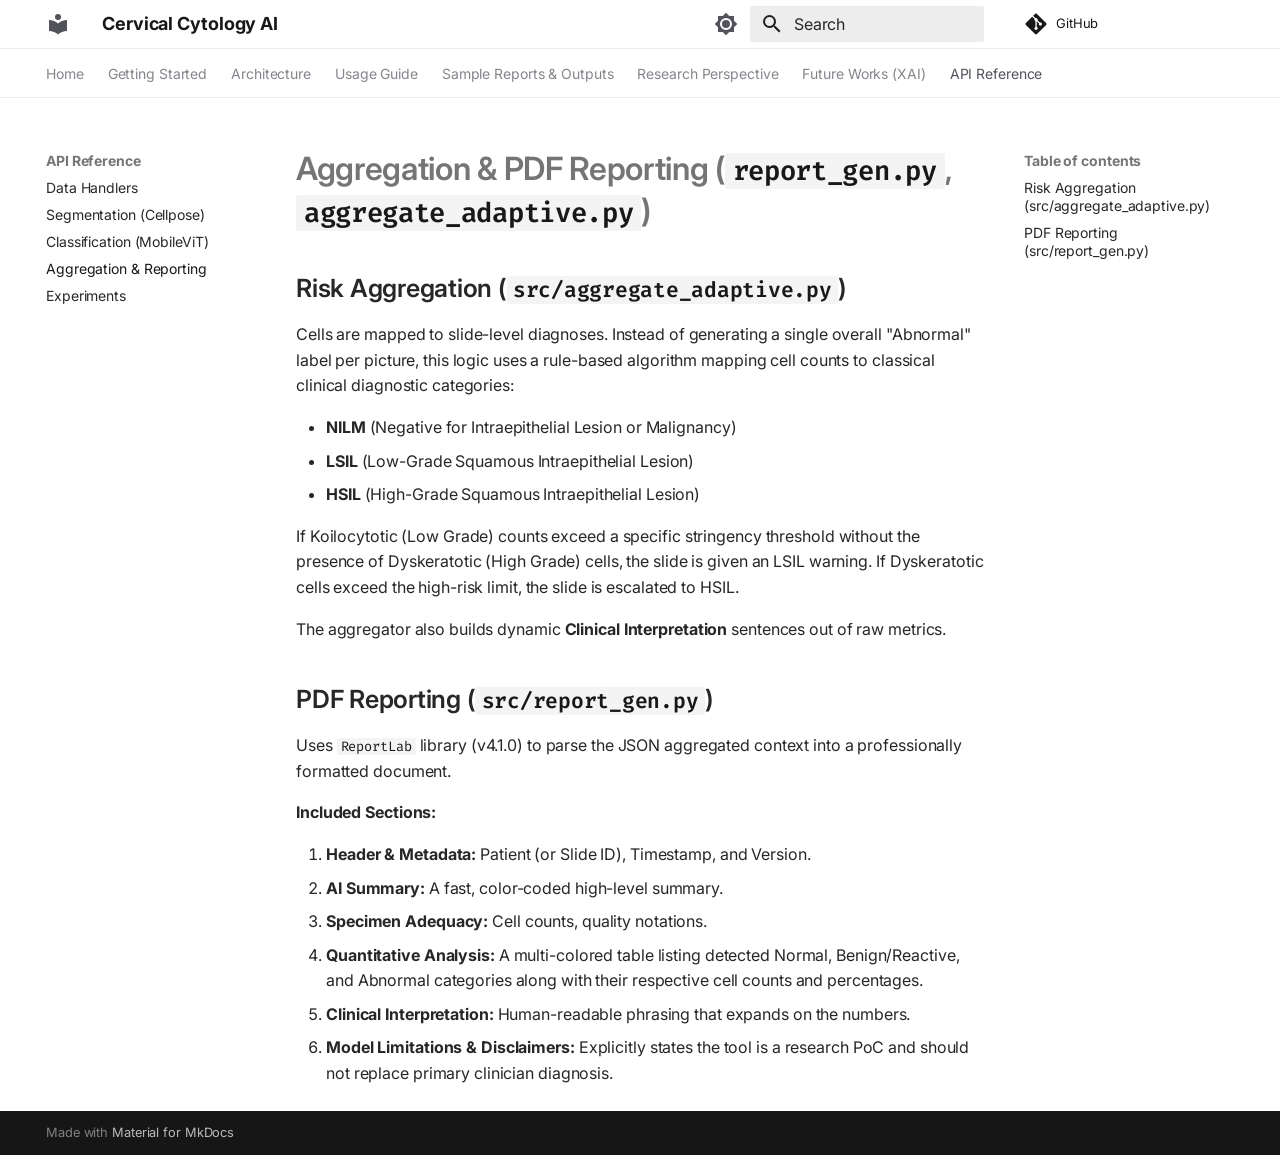
<file: reference/reporting/index.html>
<!doctype html>
<html lang="en" class="no-js">
  <head>
    
      <meta charset="utf-8">
      <meta name="viewport" content="width=device-width,initial-scale=1">
      
        <meta name="description" content="End-to-End Clinical Workflow Simulation for Cervical Cytology.">
      
      
        <meta name="author" content="PritamTheCoder">
      
      
      
        <link rel="prev" href="../classification/">
      
      
        <link rel="next" href="../experiments/">
      
      
        
      
      
      <link rel="icon" href="../../assets/images/favicon.png">
      <meta name="generator" content="mkdocs-1.6.1, mkdocs-material-9.7.6">
    
    
      
        <title>Aggregation & Reporting - Cervical Cytology AI</title>
      
    
    
      <link rel="stylesheet" href="../../assets/stylesheets/main.484c7ddc.min.css">
      
        
        <link rel="stylesheet" href="../../assets/stylesheets/palette.ab4e12ef.min.css">
      
      


    
    
      
    
    
      
        
        
        <link rel="preconnect" href="https://fonts.gstatic.com" crossorigin>
        <link rel="stylesheet" href="https://fonts.googleapis.com/css?family=Inter:300,300i,400,400i,700,700i%7CFira+Code:400,400i,700,700i&display=fallback">
        <style>:root{--md-text-font:"Inter";--md-code-font:"Fira Code"}</style>
      
    
    
      <link rel="stylesheet" href="../../stylesheets/extra.css">
    
    <script>__md_scope=new URL("../..",location),__md_hash=e=>[...e].reduce(((e,_)=>(e<<5)-e+_.charCodeAt(0)),0),__md_get=(e,_=localStorage,t=__md_scope)=>JSON.parse(_.getItem(t.pathname+"."+e)),__md_set=(e,_,t=localStorage,a=__md_scope)=>{try{t.setItem(a.pathname+"."+e,JSON.stringify(_))}catch(e){}}</script>
    
      

    
    
  </head>
  
  
    
    
      
    
    
    
    
    <body dir="ltr" data-md-color-scheme="default" data-md-color-primary="white" data-md-color-accent="black">
  
    
    <input class="md-toggle" data-md-toggle="drawer" type="checkbox" id="__drawer" autocomplete="off">
    <input class="md-toggle" data-md-toggle="search" type="checkbox" id="__search" autocomplete="off">
    <label class="md-overlay" for="__drawer"></label>
    <div data-md-component="skip">
      
        
        <a href="#aggregation-pdf-reporting-report_genpy-aggregate_adaptivepy" class="md-skip">
          Skip to content
        </a>
      
    </div>
    <div data-md-component="announce">
      
    </div>
    
    
      

<header class="md-header" data-md-component="header">
  <nav class="md-header__inner md-grid" aria-label="Header">
    <a href="../.." title="Cervical Cytology AI" class="md-header__button md-logo" aria-label="Cervical Cytology AI" data-md-component="logo">
      
  
  <svg xmlns="http://www.w3.org/2000/svg" viewBox="0 0 24 24"><path d="M12 8a3 3 0 0 0 3-3 3 3 0 0 0-3-3 3 3 0 0 0-3 3 3 3 0 0 0 3 3m0 3.54C9.64 9.35 6.5 8 3 8v11c3.5 0 6.64 1.35 9 3.54 2.36-2.19 5.5-3.54 9-3.54V8c-3.5 0-6.64 1.35-9 3.54"/></svg>

    </a>
    <label class="md-header__button md-icon" for="__drawer">
      
      <svg xmlns="http://www.w3.org/2000/svg" viewBox="0 0 24 24"><path d="M3 6h18v2H3zm0 5h18v2H3zm0 5h18v2H3z"/></svg>
    </label>
    <div class="md-header__title" data-md-component="header-title">
      <div class="md-header__ellipsis">
        <div class="md-header__topic">
          <span class="md-ellipsis">
            Cervical Cytology AI
          </span>
        </div>
        <div class="md-header__topic" data-md-component="header-topic">
          <span class="md-ellipsis">
            
              Aggregation & Reporting
            
          </span>
        </div>
      </div>
    </div>
    
      
        <form class="md-header__option" data-md-component="palette">
  
    
    
    
    <input class="md-option" data-md-color-media="(prefers-color-scheme: light)" data-md-color-scheme="default" data-md-color-primary="white" data-md-color-accent="black"  aria-label="Switch to dark mode"  type="radio" name="__palette" id="__palette_0">
    
      <label class="md-header__button md-icon" title="Switch to dark mode" for="__palette_1" hidden>
        <svg xmlns="http://www.w3.org/2000/svg" viewBox="0 0 24 24"><path d="M12 8a4 4 0 0 0-4 4 4 4 0 0 0 4 4 4 4 0 0 0 4-4 4 4 0 0 0-4-4m0 10a6 6 0 0 1-6-6 6 6 0 0 1 6-6 6 6 0 0 1 6 6 6 6 0 0 1-6 6m8-9.31V4h-4.69L12 .69 8.69 4H4v4.69L.69 12 4 15.31V20h4.69L12 23.31 15.31 20H20v-4.69L23.31 12z"/></svg>
      </label>
    
  
    
    
    
    <input class="md-option" data-md-color-media="(prefers-color-scheme: dark)" data-md-color-scheme="slate" data-md-color-primary="black" data-md-color-accent="white"  aria-label="Switch to light mode"  type="radio" name="__palette" id="__palette_1">
    
      <label class="md-header__button md-icon" title="Switch to light mode" for="__palette_0" hidden>
        <svg xmlns="http://www.w3.org/2000/svg" viewBox="0 0 24 24"><path d="M12 18c-.89 0-1.74-.2-2.5-.55C11.56 16.5 13 14.42 13 12s-1.44-4.5-3.5-5.45C10.26 6.2 11.11 6 12 6a6 6 0 0 1 6 6 6 6 0 0 1-6 6m8-9.31V4h-4.69L12 .69 8.69 4H4v4.69L.69 12 4 15.31V20h4.69L12 23.31 15.31 20H20v-4.69L23.31 12z"/></svg>
      </label>
    
  
</form>
      
    
    
      <script>var palette=__md_get("__palette");if(palette&&palette.color){if("(prefers-color-scheme)"===palette.color.media){var media=matchMedia("(prefers-color-scheme: light)"),input=document.querySelector(media.matches?"[data-md-color-media='(prefers-color-scheme: light)']":"[data-md-color-media='(prefers-color-scheme: dark)']");palette.color.media=input.getAttribute("data-md-color-media"),palette.color.scheme=input.getAttribute("data-md-color-scheme"),palette.color.primary=input.getAttribute("data-md-color-primary"),palette.color.accent=input.getAttribute("data-md-color-accent")}for(var[key,value]of Object.entries(palette.color))document.body.setAttribute("data-md-color-"+key,value)}</script>
    
    
    
      
      
        <label class="md-header__button md-icon" for="__search">
          
          <svg xmlns="http://www.w3.org/2000/svg" viewBox="0 0 24 24"><path d="M9.5 3A6.5 6.5 0 0 1 16 9.5c0 1.61-.59 3.09-1.56 4.23l.27.27h.79l5 5-1.5 1.5-5-5v-.79l-.27-.27A6.52 6.52 0 0 1 9.5 16 6.5 6.5 0 0 1 3 9.5 6.5 6.5 0 0 1 9.5 3m0 2C7 5 5 7 5 9.5S7 14 9.5 14 14 12 14 9.5 12 5 9.5 5"/></svg>
        </label>
        <div class="md-search" data-md-component="search" role="dialog">
  <label class="md-search__overlay" for="__search"></label>
  <div class="md-search__inner" role="search">
    <form class="md-search__form" name="search">
      <input type="text" class="md-search__input" name="query" aria-label="Search" placeholder="Search" autocapitalize="off" autocorrect="off" autocomplete="off" spellcheck="false" data-md-component="search-query" required>
      <label class="md-search__icon md-icon" for="__search">
        
        <svg xmlns="http://www.w3.org/2000/svg" viewBox="0 0 24 24"><path d="M9.5 3A6.5 6.5 0 0 1 16 9.5c0 1.61-.59 3.09-1.56 4.23l.27.27h.79l5 5-1.5 1.5-5-5v-.79l-.27-.27A6.52 6.52 0 0 1 9.5 16 6.5 6.5 0 0 1 3 9.5 6.5 6.5 0 0 1 9.5 3m0 2C7 5 5 7 5 9.5S7 14 9.5 14 14 12 14 9.5 12 5 9.5 5"/></svg>
        
        <svg xmlns="http://www.w3.org/2000/svg" viewBox="0 0 24 24"><path d="M20 11v2H8l5.5 5.5-1.42 1.42L4.16 12l7.92-7.92L13.5 5.5 8 11z"/></svg>
      </label>
      <nav class="md-search__options" aria-label="Search">
        
          <a href="javascript:void(0)" class="md-search__icon md-icon" title="Share" aria-label="Share" data-clipboard data-clipboard-text="" data-md-component="search-share" tabindex="-1">
            
            <svg xmlns="http://www.w3.org/2000/svg" viewBox="0 0 24 24"><path d="M18 16.08c-.76 0-1.44.3-1.96.77L8.91 12.7c.05-.23.09-.46.09-.7s-.04-.47-.09-.7l7.05-4.11c.54.5 1.25.81 2.04.81a3 3 0 0 0 3-3 3 3 0 0 0-3-3 3 3 0 0 0-3 3c0 .24.04.47.09.7L8.04 9.81C7.5 9.31 6.79 9 6 9a3 3 0 0 0-3 3 3 3 0 0 0 3 3c.79 0 1.5-.31 2.04-.81l7.12 4.15c-.05.21-.08.43-.08.66 0 1.61 1.31 2.91 2.92 2.91s2.92-1.3 2.92-2.91A2.92 2.92 0 0 0 18 16.08"/></svg>
          </a>
        
        <button type="reset" class="md-search__icon md-icon" title="Clear" aria-label="Clear" tabindex="-1">
          
          <svg xmlns="http://www.w3.org/2000/svg" viewBox="0 0 24 24"><path d="M19 6.41 17.59 5 12 10.59 6.41 5 5 6.41 10.59 12 5 17.59 6.41 19 12 13.41 17.59 19 19 17.59 13.41 12z"/></svg>
        </button>
      </nav>
      
        <div class="md-search__suggest" data-md-component="search-suggest"></div>
      
    </form>
    <div class="md-search__output">
      <div class="md-search__scrollwrap" tabindex="0" data-md-scrollfix>
        <div class="md-search-result" data-md-component="search-result">
          <div class="md-search-result__meta">
            Initializing search
          </div>
          <ol class="md-search-result__list" role="presentation"></ol>
        </div>
      </div>
    </div>
  </div>
</div>
      
    
    
      <div class="md-header__source">
        <a href="https://github.com/PritamTheCoder/cervical_cytology_ai" title="Go to repository" class="md-source" data-md-component="source">
  <div class="md-source__icon md-icon">
    
    <svg xmlns="http://www.w3.org/2000/svg" viewBox="0 0 448 512"><!--! Font Awesome Free 7.1.0 by @fontawesome - https://fontawesome.com License - https://fontawesome.com/license/free (Icons: CC BY 4.0, Fonts: SIL OFL 1.1, Code: MIT License) Copyright 2025 Fonticons, Inc.--><path d="M439.6 236.1 244 40.5c-5.4-5.5-12.8-8.5-20.4-8.5s-15 3-20.4 8.4L162.5 81l51.5 51.5c27.1-9.1 52.7 16.8 43.4 43.7l49.7 49.7c34.2-11.8 61.2 31 35.5 56.7-26.5 26.5-70.2-2.9-56-37.3L240.3 199v121.9c25.3 12.5 22.3 41.8 9.1 55-6.4 6.4-15.2 10.1-24.3 10.1s-17.8-3.6-24.3-10.1c-17.6-17.6-11.1-46.9 11.2-56v-123c-20.8-8.5-24.6-30.7-18.6-45L142.6 101 8.5 235.1C3 240.6 0 247.9 0 255.5s3 15 8.5 20.4l195.6 195.7c5.4 5.4 12.7 8.4 20.4 8.4s15-3 20.4-8.4l194.7-194.7c5.4-5.4 8.4-12.8 8.4-20.4s-3-15-8.4-20.4"/></svg>
  </div>
  <div class="md-source__repository">
    GitHub
  </div>
</a>
      </div>
    
  </nav>
  
</header>
    
    <div class="md-container" data-md-component="container">
      
      
        
          
            
<nav class="md-tabs" aria-label="Tabs" data-md-component="tabs">
  <div class="md-grid">
    <ul class="md-tabs__list">
      
        
  
  
  
  
    <li class="md-tabs__item">
      <a href="../.." class="md-tabs__link">
        
  
  
    
  
  Home

      </a>
    </li>
  

      
        
  
  
  
  
    <li class="md-tabs__item">
      <a href="../../installation/" class="md-tabs__link">
        
  
  
    
  
  Getting Started

      </a>
    </li>
  

      
        
  
  
  
  
    <li class="md-tabs__item">
      <a href="../../architecture/" class="md-tabs__link">
        
  
  
    
  
  Architecture

      </a>
    </li>
  

      
        
  
  
  
  
    <li class="md-tabs__item">
      <a href="../../usage/" class="md-tabs__link">
        
  
  
    
  
  Usage Guide

      </a>
    </li>
  

      
        
  
  
  
  
    <li class="md-tabs__item">
      <a href="../../sample_reports/" class="md-tabs__link">
        
  
  
    
  
  Sample Reports & Outputs

      </a>
    </li>
  

      
        
  
  
  
  
    <li class="md-tabs__item">
      <a href="../../research_perspective/" class="md-tabs__link">
        
  
  
    
  
  Research Perspective

      </a>
    </li>
  

      
        
  
  
  
  
    <li class="md-tabs__item">
      <a href="../../explainable/implementation_plan/" class="md-tabs__link">
        
  
  
    
  
  Future Works (XAI)

      </a>
    </li>
  

      
        
  
  
  
    
  
  
    
    
      <li class="md-tabs__item md-tabs__item--active">
        <a href="../data/" class="md-tabs__link">
          
  
  
    
  
  API Reference

        </a>
      </li>
    
  

      
    </ul>
  </div>
</nav>
          
        
      
      <main class="md-main" data-md-component="main">
        <div class="md-main__inner md-grid">
          
            
              
              <div class="md-sidebar md-sidebar--primary" data-md-component="sidebar" data-md-type="navigation" >
                <div class="md-sidebar__scrollwrap">
                  <div class="md-sidebar__inner">
                    


  


<nav class="md-nav md-nav--primary md-nav--lifted" aria-label="Navigation" data-md-level="0">
  <label class="md-nav__title" for="__drawer">
    <a href="../.." title="Cervical Cytology AI" class="md-nav__button md-logo" aria-label="Cervical Cytology AI" data-md-component="logo">
      
  
  <svg xmlns="http://www.w3.org/2000/svg" viewBox="0 0 24 24"><path d="M12 8a3 3 0 0 0 3-3 3 3 0 0 0-3-3 3 3 0 0 0-3 3 3 3 0 0 0 3 3m0 3.54C9.64 9.35 6.5 8 3 8v11c3.5 0 6.64 1.35 9 3.54 2.36-2.19 5.5-3.54 9-3.54V8c-3.5 0-6.64 1.35-9 3.54"/></svg>

    </a>
    Cervical Cytology AI
  </label>
  
    <div class="md-nav__source">
      <a href="https://github.com/PritamTheCoder/cervical_cytology_ai" title="Go to repository" class="md-source" data-md-component="source">
  <div class="md-source__icon md-icon">
    
    <svg xmlns="http://www.w3.org/2000/svg" viewBox="0 0 448 512"><!--! Font Awesome Free 7.1.0 by @fontawesome - https://fontawesome.com License - https://fontawesome.com/license/free (Icons: CC BY 4.0, Fonts: SIL OFL 1.1, Code: MIT License) Copyright 2025 Fonticons, Inc.--><path d="M439.6 236.1 244 40.5c-5.4-5.5-12.8-8.5-20.4-8.5s-15 3-20.4 8.4L162.5 81l51.5 51.5c27.1-9.1 52.7 16.8 43.4 43.7l49.7 49.7c34.2-11.8 61.2 31 35.5 56.7-26.5 26.5-70.2-2.9-56-37.3L240.3 199v121.9c25.3 12.5 22.3 41.8 9.1 55-6.4 6.4-15.2 10.1-24.3 10.1s-17.8-3.6-24.3-10.1c-17.6-17.6-11.1-46.9 11.2-56v-123c-20.8-8.5-24.6-30.7-18.6-45L142.6 101 8.5 235.1C3 240.6 0 247.9 0 255.5s3 15 8.5 20.4l195.6 195.7c5.4 5.4 12.7 8.4 20.4 8.4s15-3 20.4-8.4l194.7-194.7c5.4-5.4 8.4-12.8 8.4-20.4s-3-15-8.4-20.4"/></svg>
  </div>
  <div class="md-source__repository">
    GitHub
  </div>
</a>
    </div>
  
  <ul class="md-nav__list" data-md-scrollfix>
    
      
      
  
  
  
  
    <li class="md-nav__item">
      <a href="../.." class="md-nav__link">
        
  
  
  <span class="md-ellipsis">
    
  
    Home
  

    
  </span>
  
  

      </a>
    </li>
  

    
      
      
  
  
  
  
    <li class="md-nav__item">
      <a href="../../installation/" class="md-nav__link">
        
  
  
  <span class="md-ellipsis">
    
  
    Getting Started
  

    
  </span>
  
  

      </a>
    </li>
  

    
      
      
  
  
  
  
    <li class="md-nav__item">
      <a href="../../architecture/" class="md-nav__link">
        
  
  
  <span class="md-ellipsis">
    
  
    Architecture
  

    
  </span>
  
  

      </a>
    </li>
  

    
      
      
  
  
  
  
    <li class="md-nav__item">
      <a href="../../usage/" class="md-nav__link">
        
  
  
  <span class="md-ellipsis">
    
  
    Usage Guide
  

    
  </span>
  
  

      </a>
    </li>
  

    
      
      
  
  
  
  
    <li class="md-nav__item">
      <a href="../../sample_reports/" class="md-nav__link">
        
  
  
  <span class="md-ellipsis">
    
  
    Sample Reports & Outputs
  

    
  </span>
  
  

      </a>
    </li>
  

    
      
      
  
  
  
  
    <li class="md-nav__item">
      <a href="../../research_perspective/" class="md-nav__link">
        
  
  
  <span class="md-ellipsis">
    
  
    Research Perspective
  

    
  </span>
  
  

      </a>
    </li>
  

    
      
      
  
  
  
  
    <li class="md-nav__item">
      <a href="../../explainable/implementation_plan/" class="md-nav__link">
        
  
  
  <span class="md-ellipsis">
    
  
    Future Works (XAI)
  

    
  </span>
  
  

      </a>
    </li>
  

    
      
      
  
  
    
  
  
  
    
    
      
        
      
        
      
        
      
        
      
        
      
    
    
    
      
        
        
      
      
    
    
    <li class="md-nav__item md-nav__item--active md-nav__item--section md-nav__item--nested">
      
        
        
        <input class="md-nav__toggle md-toggle " type="checkbox" id="__nav_8" checked>
        
          
          <label class="md-nav__link" for="__nav_8" id="__nav_8_label" tabindex="">
            
  
  
  <span class="md-ellipsis">
    
  
    API Reference
  

    
  </span>
  
  

            <span class="md-nav__icon md-icon"></span>
          </label>
        
        <nav class="md-nav" data-md-level="1" aria-labelledby="__nav_8_label" aria-expanded="true">
          <label class="md-nav__title" for="__nav_8">
            <span class="md-nav__icon md-icon"></span>
            
  
    API Reference
  

          </label>
          <ul class="md-nav__list" data-md-scrollfix>
            
              
                
  
  
  
  
    <li class="md-nav__item">
      <a href="../data/" class="md-nav__link">
        
  
  
  <span class="md-ellipsis">
    
  
    Data Handlers
  

    
  </span>
  
  

      </a>
    </li>
  

              
            
              
                
  
  
  
  
    <li class="md-nav__item">
      <a href="../segmentation/" class="md-nav__link">
        
  
  
  <span class="md-ellipsis">
    
  
    Segmentation (Cellpose)
  

    
  </span>
  
  

      </a>
    </li>
  

              
            
              
                
  
  
  
  
    <li class="md-nav__item">
      <a href="../classification/" class="md-nav__link">
        
  
  
  <span class="md-ellipsis">
    
  
    Classification (MobileViT)
  

    
  </span>
  
  

      </a>
    </li>
  

              
            
              
                
  
  
    
  
  
  
    <li class="md-nav__item md-nav__item--active">
      
      <input class="md-nav__toggle md-toggle" type="checkbox" id="__toc">
      
      
        
      
      
        <label class="md-nav__link md-nav__link--active" for="__toc">
          
  
  
  <span class="md-ellipsis">
    
  
    Aggregation & Reporting
  

    
  </span>
  
  

          <span class="md-nav__icon md-icon"></span>
        </label>
      
      <a href="./" class="md-nav__link md-nav__link--active">
        
  
  
  <span class="md-ellipsis">
    
  
    Aggregation & Reporting
  

    
  </span>
  
  

      </a>
      
        

<nav class="md-nav md-nav--secondary" aria-label="Table of contents">
  
  
  
    
  
  
    <label class="md-nav__title" for="__toc">
      <span class="md-nav__icon md-icon"></span>
      Table of contents
    </label>
    <ul class="md-nav__list" data-md-component="toc" data-md-scrollfix>
      
        <li class="md-nav__item">
  <a href="#risk-aggregation-srcaggregate_adaptivepy" class="md-nav__link">
    <span class="md-ellipsis">
      
        Risk Aggregation (src/aggregate_adaptive.py)
      
    </span>
  </a>
  
</li>
      
        <li class="md-nav__item">
  <a href="#pdf-reporting-srcreport_genpy" class="md-nav__link">
    <span class="md-ellipsis">
      
        PDF Reporting (src/report_gen.py)
      
    </span>
  </a>
  
</li>
      
    </ul>
  
</nav>
      
    </li>
  

              
            
              
                
  
  
  
  
    <li class="md-nav__item">
      <a href="../experiments/" class="md-nav__link">
        
  
  
  <span class="md-ellipsis">
    
  
    Experiments
  

    
  </span>
  
  

      </a>
    </li>
  

              
            
          </ul>
        </nav>
      
    </li>
  

    
  </ul>
</nav>
                  </div>
                </div>
              </div>
            
            
              
              <div class="md-sidebar md-sidebar--secondary" data-md-component="sidebar" data-md-type="toc" >
                <div class="md-sidebar__scrollwrap">
                  <div class="md-sidebar__inner">
                    

<nav class="md-nav md-nav--secondary" aria-label="Table of contents">
  
  
  
    
  
  
    <label class="md-nav__title" for="__toc">
      <span class="md-nav__icon md-icon"></span>
      Table of contents
    </label>
    <ul class="md-nav__list" data-md-component="toc" data-md-scrollfix>
      
        <li class="md-nav__item">
  <a href="#risk-aggregation-srcaggregate_adaptivepy" class="md-nav__link">
    <span class="md-ellipsis">
      
        Risk Aggregation (src/aggregate_adaptive.py)
      
    </span>
  </a>
  
</li>
      
        <li class="md-nav__item">
  <a href="#pdf-reporting-srcreport_genpy" class="md-nav__link">
    <span class="md-ellipsis">
      
        PDF Reporting (src/report_gen.py)
      
    </span>
  </a>
  
</li>
      
    </ul>
  
</nav>
                  </div>
                </div>
              </div>
            
          
          
            <div class="md-content" data-md-component="content">
              
              <article class="md-content__inner md-typeset">
                
                  


  
  


<h1 id="aggregation-pdf-reporting-report_genpy-aggregate_adaptivepy">Aggregation &amp; PDF Reporting (<code>report_gen.py</code>, <code>aggregate_adaptive.py</code>)<a class="headerlink" href="#aggregation-pdf-reporting-report_genpy-aggregate_adaptivepy" title="Permanent link">&para;</a></h1>
<h2 id="risk-aggregation-srcaggregate_adaptivepy">Risk Aggregation (<code>src/aggregate_adaptive.py</code>)<a class="headerlink" href="#risk-aggregation-srcaggregate_adaptivepy" title="Permanent link">&para;</a></h2>
<p>Cells are mapped to slide-level diagnoses. Instead of generating a single overall "Abnormal" label per picture, this logic uses a rule-based algorithm mapping cell counts to classical clinical diagnostic categories:</p>
<ul>
<li><strong>NILM</strong> (Negative for Intraepithelial Lesion or Malignancy)</li>
<li><strong>LSIL</strong> (Low-Grade Squamous Intraepithelial Lesion)</li>
<li><strong>HSIL</strong> (High-Grade Squamous Intraepithelial Lesion)</li>
</ul>
<p>If Koilocytotic (Low Grade) counts exceed a specific stringency threshold without the presence of Dyskeratotic (High Grade) cells, the slide is given an LSIL warning. If Dyskeratotic cells exceed the high-risk limit, the slide is escalated to HSIL.</p>
<p>The aggregator also builds dynamic <strong>Clinical Interpretation</strong> sentences out of raw metrics.</p>
<h2 id="pdf-reporting-srcreport_genpy">PDF Reporting (<code>src/report_gen.py</code>)<a class="headerlink" href="#pdf-reporting-srcreport_genpy" title="Permanent link">&para;</a></h2>
<p>Uses <code>ReportLab</code> library (v4.1.0) to parse the JSON aggregated context into a professionally formatted document.</p>
<p><strong>Included Sections:</strong></p>
<ol>
<li><strong>Header &amp; Metadata:</strong> Patient (or Slide ID), Timestamp, and Version.</li>
<li><strong>AI Summary:</strong> A fast, color-coded high-level summary.</li>
<li><strong>Specimen Adequacy:</strong> Cell counts, quality notations.</li>
<li><strong>Quantitative Analysis:</strong> A multi-colored table listing detected Normal, Benign/Reactive, and Abnormal categories along with their respective cell counts and percentages.</li>
<li><strong>Clinical Interpretation:</strong> Human-readable phrasing that expands on the numbers.</li>
<li><strong>Model Limitations &amp; Disclaimers:</strong> Explicitly states the tool is a research PoC and should not replace primary clinician diagnosis.</li>
</ol>












                
              </article>
            </div>
          
          
<script>var target=document.getElementById(location.hash.slice(1));target&&target.name&&(target.checked=target.name.startsWith("__tabbed_"))</script>
        </div>
        
          <button type="button" class="md-top md-icon" data-md-component="top" hidden>
  
  <svg xmlns="http://www.w3.org/2000/svg" viewBox="0 0 24 24"><path d="M13 20h-2V8l-5.5 5.5-1.42-1.42L12 4.16l7.92 7.92-1.42 1.42L13 8z"/></svg>
  Back to top
</button>
        
      </main>
      
        <footer class="md-footer">
  
  <div class="md-footer-meta md-typeset">
    <div class="md-footer-meta__inner md-grid">
      <div class="md-copyright">
  
  
    Made with
    <a href="https://squidfunk.github.io/mkdocs-material/" target="_blank" rel="noopener">
      Material for MkDocs
    </a>
  
</div>
      
    </div>
  </div>
</footer>
      
    </div>
    <div class="md-dialog" data-md-component="dialog">
      <div class="md-dialog__inner md-typeset"></div>
    </div>
    
    
    
      
      
      <script id="__config" type="application/json">{"annotate": null, "base": "../..", "features": ["navigation.tabs", "navigation.indexes", "navigation.top", "search.suggest", "search.highlight", "search.share", "content.code.copy", "content.code.annotate"], "search": "../../assets/javascripts/workers/search.2c215733.min.js", "tags": null, "translations": {"clipboard.copied": "Copied to clipboard", "clipboard.copy": "Copy to clipboard", "search.result.more.one": "1 more on this page", "search.result.more.other": "# more on this page", "search.result.none": "No matching documents", "search.result.one": "1 matching document", "search.result.other": "# matching documents", "search.result.placeholder": "Type to start searching", "search.result.term.missing": "Missing", "select.version": "Select version"}, "version": null}</script>
    
    
      <script src="../../assets/javascripts/bundle.79ae519e.min.js"></script>
      
    
  </body>
</html>
</file>
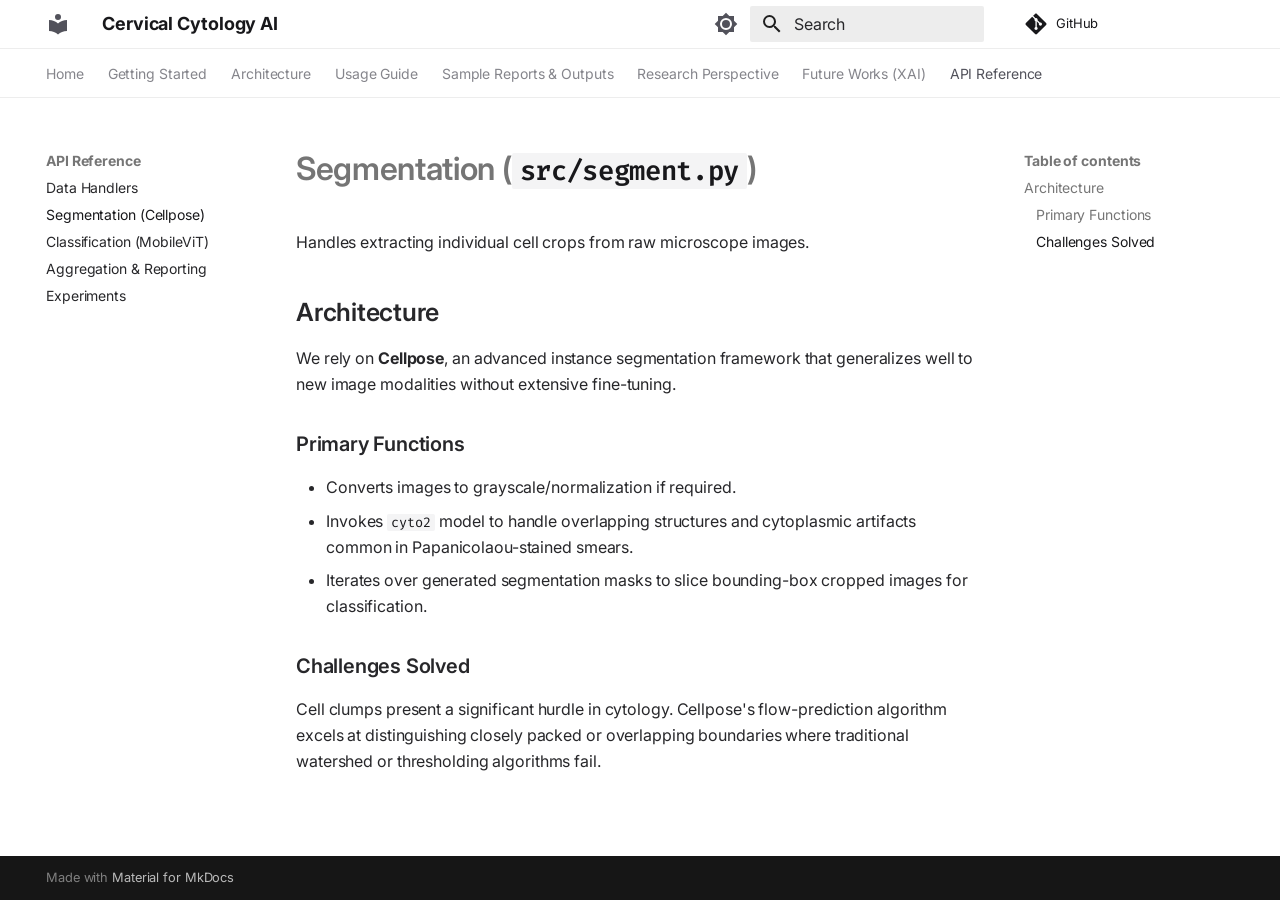
<file: reference/segmentation/index.html>
<!doctype html>
<html lang="en" class="no-js">
  <head>
    
      <meta charset="utf-8">
      <meta name="viewport" content="width=device-width,initial-scale=1">
      
        <meta name="description" content="End-to-End Clinical Workflow Simulation for Cervical Cytology.">
      
      
        <meta name="author" content="PritamTheCoder">
      
      
      
        <link rel="prev" href="../data/">
      
      
        <link rel="next" href="../classification/">
      
      
        
      
      
      <link rel="icon" href="../../assets/images/favicon.png">
      <meta name="generator" content="mkdocs-1.6.1, mkdocs-material-9.7.6">
    
    
      
        <title>Segmentation (Cellpose) - Cervical Cytology AI</title>
      
    
    
      <link rel="stylesheet" href="../../assets/stylesheets/main.484c7ddc.min.css">
      
        
        <link rel="stylesheet" href="../../assets/stylesheets/palette.ab4e12ef.min.css">
      
      


    
    
      
    
    
      
        
        
        <link rel="preconnect" href="https://fonts.gstatic.com" crossorigin>
        <link rel="stylesheet" href="https://fonts.googleapis.com/css?family=Inter:300,300i,400,400i,700,700i%7CFira+Code:400,400i,700,700i&display=fallback">
        <style>:root{--md-text-font:"Inter";--md-code-font:"Fira Code"}</style>
      
    
    
      <link rel="stylesheet" href="../../stylesheets/extra.css">
    
    <script>__md_scope=new URL("../..",location),__md_hash=e=>[...e].reduce(((e,_)=>(e<<5)-e+_.charCodeAt(0)),0),__md_get=(e,_=localStorage,t=__md_scope)=>JSON.parse(_.getItem(t.pathname+"."+e)),__md_set=(e,_,t=localStorage,a=__md_scope)=>{try{t.setItem(a.pathname+"."+e,JSON.stringify(_))}catch(e){}}</script>
    
      

    
    
  </head>
  
  
    
    
      
    
    
    
    
    <body dir="ltr" data-md-color-scheme="default" data-md-color-primary="white" data-md-color-accent="black">
  
    
    <input class="md-toggle" data-md-toggle="drawer" type="checkbox" id="__drawer" autocomplete="off">
    <input class="md-toggle" data-md-toggle="search" type="checkbox" id="__search" autocomplete="off">
    <label class="md-overlay" for="__drawer"></label>
    <div data-md-component="skip">
      
        
        <a href="#segmentation-srcsegmentpy" class="md-skip">
          Skip to content
        </a>
      
    </div>
    <div data-md-component="announce">
      
    </div>
    
    
      

<header class="md-header" data-md-component="header">
  <nav class="md-header__inner md-grid" aria-label="Header">
    <a href="../.." title="Cervical Cytology AI" class="md-header__button md-logo" aria-label="Cervical Cytology AI" data-md-component="logo">
      
  
  <svg xmlns="http://www.w3.org/2000/svg" viewBox="0 0 24 24"><path d="M12 8a3 3 0 0 0 3-3 3 3 0 0 0-3-3 3 3 0 0 0-3 3 3 3 0 0 0 3 3m0 3.54C9.64 9.35 6.5 8 3 8v11c3.5 0 6.64 1.35 9 3.54 2.36-2.19 5.5-3.54 9-3.54V8c-3.5 0-6.64 1.35-9 3.54"/></svg>

    </a>
    <label class="md-header__button md-icon" for="__drawer">
      
      <svg xmlns="http://www.w3.org/2000/svg" viewBox="0 0 24 24"><path d="M3 6h18v2H3zm0 5h18v2H3zm0 5h18v2H3z"/></svg>
    </label>
    <div class="md-header__title" data-md-component="header-title">
      <div class="md-header__ellipsis">
        <div class="md-header__topic">
          <span class="md-ellipsis">
            Cervical Cytology AI
          </span>
        </div>
        <div class="md-header__topic" data-md-component="header-topic">
          <span class="md-ellipsis">
            
              Segmentation (Cellpose)
            
          </span>
        </div>
      </div>
    </div>
    
      
        <form class="md-header__option" data-md-component="palette">
  
    
    
    
    <input class="md-option" data-md-color-media="(prefers-color-scheme: light)" data-md-color-scheme="default" data-md-color-primary="white" data-md-color-accent="black"  aria-label="Switch to dark mode"  type="radio" name="__palette" id="__palette_0">
    
      <label class="md-header__button md-icon" title="Switch to dark mode" for="__palette_1" hidden>
        <svg xmlns="http://www.w3.org/2000/svg" viewBox="0 0 24 24"><path d="M12 8a4 4 0 0 0-4 4 4 4 0 0 0 4 4 4 4 0 0 0 4-4 4 4 0 0 0-4-4m0 10a6 6 0 0 1-6-6 6 6 0 0 1 6-6 6 6 0 0 1 6 6 6 6 0 0 1-6 6m8-9.31V4h-4.69L12 .69 8.69 4H4v4.69L.69 12 4 15.31V20h4.69L12 23.31 15.31 20H20v-4.69L23.31 12z"/></svg>
      </label>
    
  
    
    
    
    <input class="md-option" data-md-color-media="(prefers-color-scheme: dark)" data-md-color-scheme="slate" data-md-color-primary="black" data-md-color-accent="white"  aria-label="Switch to light mode"  type="radio" name="__palette" id="__palette_1">
    
      <label class="md-header__button md-icon" title="Switch to light mode" for="__palette_0" hidden>
        <svg xmlns="http://www.w3.org/2000/svg" viewBox="0 0 24 24"><path d="M12 18c-.89 0-1.74-.2-2.5-.55C11.56 16.5 13 14.42 13 12s-1.44-4.5-3.5-5.45C10.26 6.2 11.11 6 12 6a6 6 0 0 1 6 6 6 6 0 0 1-6 6m8-9.31V4h-4.69L12 .69 8.69 4H4v4.69L.69 12 4 15.31V20h4.69L12 23.31 15.31 20H20v-4.69L23.31 12z"/></svg>
      </label>
    
  
</form>
      
    
    
      <script>var palette=__md_get("__palette");if(palette&&palette.color){if("(prefers-color-scheme)"===palette.color.media){var media=matchMedia("(prefers-color-scheme: light)"),input=document.querySelector(media.matches?"[data-md-color-media='(prefers-color-scheme: light)']":"[data-md-color-media='(prefers-color-scheme: dark)']");palette.color.media=input.getAttribute("data-md-color-media"),palette.color.scheme=input.getAttribute("data-md-color-scheme"),palette.color.primary=input.getAttribute("data-md-color-primary"),palette.color.accent=input.getAttribute("data-md-color-accent")}for(var[key,value]of Object.entries(palette.color))document.body.setAttribute("data-md-color-"+key,value)}</script>
    
    
    
      
      
        <label class="md-header__button md-icon" for="__search">
          
          <svg xmlns="http://www.w3.org/2000/svg" viewBox="0 0 24 24"><path d="M9.5 3A6.5 6.5 0 0 1 16 9.5c0 1.61-.59 3.09-1.56 4.23l.27.27h.79l5 5-1.5 1.5-5-5v-.79l-.27-.27A6.52 6.52 0 0 1 9.5 16 6.5 6.5 0 0 1 3 9.5 6.5 6.5 0 0 1 9.5 3m0 2C7 5 5 7 5 9.5S7 14 9.5 14 14 12 14 9.5 12 5 9.5 5"/></svg>
        </label>
        <div class="md-search" data-md-component="search" role="dialog">
  <label class="md-search__overlay" for="__search"></label>
  <div class="md-search__inner" role="search">
    <form class="md-search__form" name="search">
      <input type="text" class="md-search__input" name="query" aria-label="Search" placeholder="Search" autocapitalize="off" autocorrect="off" autocomplete="off" spellcheck="false" data-md-component="search-query" required>
      <label class="md-search__icon md-icon" for="__search">
        
        <svg xmlns="http://www.w3.org/2000/svg" viewBox="0 0 24 24"><path d="M9.5 3A6.5 6.5 0 0 1 16 9.5c0 1.61-.59 3.09-1.56 4.23l.27.27h.79l5 5-1.5 1.5-5-5v-.79l-.27-.27A6.52 6.52 0 0 1 9.5 16 6.5 6.5 0 0 1 3 9.5 6.5 6.5 0 0 1 9.5 3m0 2C7 5 5 7 5 9.5S7 14 9.5 14 14 12 14 9.5 12 5 9.5 5"/></svg>
        
        <svg xmlns="http://www.w3.org/2000/svg" viewBox="0 0 24 24"><path d="M20 11v2H8l5.5 5.5-1.42 1.42L4.16 12l7.92-7.92L13.5 5.5 8 11z"/></svg>
      </label>
      <nav class="md-search__options" aria-label="Search">
        
          <a href="javascript:void(0)" class="md-search__icon md-icon" title="Share" aria-label="Share" data-clipboard data-clipboard-text="" data-md-component="search-share" tabindex="-1">
            
            <svg xmlns="http://www.w3.org/2000/svg" viewBox="0 0 24 24"><path d="M18 16.08c-.76 0-1.44.3-1.96.77L8.91 12.7c.05-.23.09-.46.09-.7s-.04-.47-.09-.7l7.05-4.11c.54.5 1.25.81 2.04.81a3 3 0 0 0 3-3 3 3 0 0 0-3-3 3 3 0 0 0-3 3c0 .24.04.47.09.7L8.04 9.81C7.5 9.31 6.79 9 6 9a3 3 0 0 0-3 3 3 3 0 0 0 3 3c.79 0 1.5-.31 2.04-.81l7.12 4.15c-.05.21-.08.43-.08.66 0 1.61 1.31 2.91 2.92 2.91s2.92-1.3 2.92-2.91A2.92 2.92 0 0 0 18 16.08"/></svg>
          </a>
        
        <button type="reset" class="md-search__icon md-icon" title="Clear" aria-label="Clear" tabindex="-1">
          
          <svg xmlns="http://www.w3.org/2000/svg" viewBox="0 0 24 24"><path d="M19 6.41 17.59 5 12 10.59 6.41 5 5 6.41 10.59 12 5 17.59 6.41 19 12 13.41 17.59 19 19 17.59 13.41 12z"/></svg>
        </button>
      </nav>
      
        <div class="md-search__suggest" data-md-component="search-suggest"></div>
      
    </form>
    <div class="md-search__output">
      <div class="md-search__scrollwrap" tabindex="0" data-md-scrollfix>
        <div class="md-search-result" data-md-component="search-result">
          <div class="md-search-result__meta">
            Initializing search
          </div>
          <ol class="md-search-result__list" role="presentation"></ol>
        </div>
      </div>
    </div>
  </div>
</div>
      
    
    
      <div class="md-header__source">
        <a href="https://github.com/PritamTheCoder/cervical_cytology_ai" title="Go to repository" class="md-source" data-md-component="source">
  <div class="md-source__icon md-icon">
    
    <svg xmlns="http://www.w3.org/2000/svg" viewBox="0 0 448 512"><!--! Font Awesome Free 7.1.0 by @fontawesome - https://fontawesome.com License - https://fontawesome.com/license/free (Icons: CC BY 4.0, Fonts: SIL OFL 1.1, Code: MIT License) Copyright 2025 Fonticons, Inc.--><path d="M439.6 236.1 244 40.5c-5.4-5.5-12.8-8.5-20.4-8.5s-15 3-20.4 8.4L162.5 81l51.5 51.5c27.1-9.1 52.7 16.8 43.4 43.7l49.7 49.7c34.2-11.8 61.2 31 35.5 56.7-26.5 26.5-70.2-2.9-56-37.3L240.3 199v121.9c25.3 12.5 22.3 41.8 9.1 55-6.4 6.4-15.2 10.1-24.3 10.1s-17.8-3.6-24.3-10.1c-17.6-17.6-11.1-46.9 11.2-56v-123c-20.8-8.5-24.6-30.7-18.6-45L142.6 101 8.5 235.1C3 240.6 0 247.9 0 255.5s3 15 8.5 20.4l195.6 195.7c5.4 5.4 12.7 8.4 20.4 8.4s15-3 20.4-8.4l194.7-194.7c5.4-5.4 8.4-12.8 8.4-20.4s-3-15-8.4-20.4"/></svg>
  </div>
  <div class="md-source__repository">
    GitHub
  </div>
</a>
      </div>
    
  </nav>
  
</header>
    
    <div class="md-container" data-md-component="container">
      
      
        
          
            
<nav class="md-tabs" aria-label="Tabs" data-md-component="tabs">
  <div class="md-grid">
    <ul class="md-tabs__list">
      
        
  
  
  
  
    <li class="md-tabs__item">
      <a href="../.." class="md-tabs__link">
        
  
  
    
  
  Home

      </a>
    </li>
  

      
        
  
  
  
  
    <li class="md-tabs__item">
      <a href="../../installation/" class="md-tabs__link">
        
  
  
    
  
  Getting Started

      </a>
    </li>
  

      
        
  
  
  
  
    <li class="md-tabs__item">
      <a href="../../architecture/" class="md-tabs__link">
        
  
  
    
  
  Architecture

      </a>
    </li>
  

      
        
  
  
  
  
    <li class="md-tabs__item">
      <a href="../../usage/" class="md-tabs__link">
        
  
  
    
  
  Usage Guide

      </a>
    </li>
  

      
        
  
  
  
  
    <li class="md-tabs__item">
      <a href="../../sample_reports/" class="md-tabs__link">
        
  
  
    
  
  Sample Reports & Outputs

      </a>
    </li>
  

      
        
  
  
  
  
    <li class="md-tabs__item">
      <a href="../../research_perspective/" class="md-tabs__link">
        
  
  
    
  
  Research Perspective

      </a>
    </li>
  

      
        
  
  
  
  
    <li class="md-tabs__item">
      <a href="../../explainable/implementation_plan/" class="md-tabs__link">
        
  
  
    
  
  Future Works (XAI)

      </a>
    </li>
  

      
        
  
  
  
    
  
  
    
    
      <li class="md-tabs__item md-tabs__item--active">
        <a href="../data/" class="md-tabs__link">
          
  
  
    
  
  API Reference

        </a>
      </li>
    
  

      
    </ul>
  </div>
</nav>
          
        
      
      <main class="md-main" data-md-component="main">
        <div class="md-main__inner md-grid">
          
            
              
              <div class="md-sidebar md-sidebar--primary" data-md-component="sidebar" data-md-type="navigation" >
                <div class="md-sidebar__scrollwrap">
                  <div class="md-sidebar__inner">
                    


  


<nav class="md-nav md-nav--primary md-nav--lifted" aria-label="Navigation" data-md-level="0">
  <label class="md-nav__title" for="__drawer">
    <a href="../.." title="Cervical Cytology AI" class="md-nav__button md-logo" aria-label="Cervical Cytology AI" data-md-component="logo">
      
  
  <svg xmlns="http://www.w3.org/2000/svg" viewBox="0 0 24 24"><path d="M12 8a3 3 0 0 0 3-3 3 3 0 0 0-3-3 3 3 0 0 0-3 3 3 3 0 0 0 3 3m0 3.54C9.64 9.35 6.5 8 3 8v11c3.5 0 6.64 1.35 9 3.54 2.36-2.19 5.5-3.54 9-3.54V8c-3.5 0-6.64 1.35-9 3.54"/></svg>

    </a>
    Cervical Cytology AI
  </label>
  
    <div class="md-nav__source">
      <a href="https://github.com/PritamTheCoder/cervical_cytology_ai" title="Go to repository" class="md-source" data-md-component="source">
  <div class="md-source__icon md-icon">
    
    <svg xmlns="http://www.w3.org/2000/svg" viewBox="0 0 448 512"><!--! Font Awesome Free 7.1.0 by @fontawesome - https://fontawesome.com License - https://fontawesome.com/license/free (Icons: CC BY 4.0, Fonts: SIL OFL 1.1, Code: MIT License) Copyright 2025 Fonticons, Inc.--><path d="M439.6 236.1 244 40.5c-5.4-5.5-12.8-8.5-20.4-8.5s-15 3-20.4 8.4L162.5 81l51.5 51.5c27.1-9.1 52.7 16.8 43.4 43.7l49.7 49.7c34.2-11.8 61.2 31 35.5 56.7-26.5 26.5-70.2-2.9-56-37.3L240.3 199v121.9c25.3 12.5 22.3 41.8 9.1 55-6.4 6.4-15.2 10.1-24.3 10.1s-17.8-3.6-24.3-10.1c-17.6-17.6-11.1-46.9 11.2-56v-123c-20.8-8.5-24.6-30.7-18.6-45L142.6 101 8.5 235.1C3 240.6 0 247.9 0 255.5s3 15 8.5 20.4l195.6 195.7c5.4 5.4 12.7 8.4 20.4 8.4s15-3 20.4-8.4l194.7-194.7c5.4-5.4 8.4-12.8 8.4-20.4s-3-15-8.4-20.4"/></svg>
  </div>
  <div class="md-source__repository">
    GitHub
  </div>
</a>
    </div>
  
  <ul class="md-nav__list" data-md-scrollfix>
    
      
      
  
  
  
  
    <li class="md-nav__item">
      <a href="../.." class="md-nav__link">
        
  
  
  <span class="md-ellipsis">
    
  
    Home
  

    
  </span>
  
  

      </a>
    </li>
  

    
      
      
  
  
  
  
    <li class="md-nav__item">
      <a href="../../installation/" class="md-nav__link">
        
  
  
  <span class="md-ellipsis">
    
  
    Getting Started
  

    
  </span>
  
  

      </a>
    </li>
  

    
      
      
  
  
  
  
    <li class="md-nav__item">
      <a href="../../architecture/" class="md-nav__link">
        
  
  
  <span class="md-ellipsis">
    
  
    Architecture
  

    
  </span>
  
  

      </a>
    </li>
  

    
      
      
  
  
  
  
    <li class="md-nav__item">
      <a href="../../usage/" class="md-nav__link">
        
  
  
  <span class="md-ellipsis">
    
  
    Usage Guide
  

    
  </span>
  
  

      </a>
    </li>
  

    
      
      
  
  
  
  
    <li class="md-nav__item">
      <a href="../../sample_reports/" class="md-nav__link">
        
  
  
  <span class="md-ellipsis">
    
  
    Sample Reports & Outputs
  

    
  </span>
  
  

      </a>
    </li>
  

    
      
      
  
  
  
  
    <li class="md-nav__item">
      <a href="../../research_perspective/" class="md-nav__link">
        
  
  
  <span class="md-ellipsis">
    
  
    Research Perspective
  

    
  </span>
  
  

      </a>
    </li>
  

    
      
      
  
  
  
  
    <li class="md-nav__item">
      <a href="../../explainable/implementation_plan/" class="md-nav__link">
        
  
  
  <span class="md-ellipsis">
    
  
    Future Works (XAI)
  

    
  </span>
  
  

      </a>
    </li>
  

    
      
      
  
  
    
  
  
  
    
    
      
        
      
        
      
        
      
        
      
        
      
    
    
    
      
        
        
      
      
    
    
    <li class="md-nav__item md-nav__item--active md-nav__item--section md-nav__item--nested">
      
        
        
        <input class="md-nav__toggle md-toggle " type="checkbox" id="__nav_8" checked>
        
          
          <label class="md-nav__link" for="__nav_8" id="__nav_8_label" tabindex="">
            
  
  
  <span class="md-ellipsis">
    
  
    API Reference
  

    
  </span>
  
  

            <span class="md-nav__icon md-icon"></span>
          </label>
        
        <nav class="md-nav" data-md-level="1" aria-labelledby="__nav_8_label" aria-expanded="true">
          <label class="md-nav__title" for="__nav_8">
            <span class="md-nav__icon md-icon"></span>
            
  
    API Reference
  

          </label>
          <ul class="md-nav__list" data-md-scrollfix>
            
              
                
  
  
  
  
    <li class="md-nav__item">
      <a href="../data/" class="md-nav__link">
        
  
  
  <span class="md-ellipsis">
    
  
    Data Handlers
  

    
  </span>
  
  

      </a>
    </li>
  

              
            
              
                
  
  
    
  
  
  
    <li class="md-nav__item md-nav__item--active">
      
      <input class="md-nav__toggle md-toggle" type="checkbox" id="__toc">
      
      
        
      
      
        <label class="md-nav__link md-nav__link--active" for="__toc">
          
  
  
  <span class="md-ellipsis">
    
  
    Segmentation (Cellpose)
  

    
  </span>
  
  

          <span class="md-nav__icon md-icon"></span>
        </label>
      
      <a href="./" class="md-nav__link md-nav__link--active">
        
  
  
  <span class="md-ellipsis">
    
  
    Segmentation (Cellpose)
  

    
  </span>
  
  

      </a>
      
        

<nav class="md-nav md-nav--secondary" aria-label="Table of contents">
  
  
  
    
  
  
    <label class="md-nav__title" for="__toc">
      <span class="md-nav__icon md-icon"></span>
      Table of contents
    </label>
    <ul class="md-nav__list" data-md-component="toc" data-md-scrollfix>
      
        <li class="md-nav__item">
  <a href="#architecture" class="md-nav__link">
    <span class="md-ellipsis">
      
        Architecture
      
    </span>
  </a>
  
    <nav class="md-nav" aria-label="Architecture">
      <ul class="md-nav__list">
        
          <li class="md-nav__item">
  <a href="#primary-functions" class="md-nav__link">
    <span class="md-ellipsis">
      
        Primary Functions
      
    </span>
  </a>
  
</li>
        
          <li class="md-nav__item">
  <a href="#challenges-solved" class="md-nav__link">
    <span class="md-ellipsis">
      
        Challenges Solved
      
    </span>
  </a>
  
</li>
        
      </ul>
    </nav>
  
</li>
      
    </ul>
  
</nav>
      
    </li>
  

              
            
              
                
  
  
  
  
    <li class="md-nav__item">
      <a href="../classification/" class="md-nav__link">
        
  
  
  <span class="md-ellipsis">
    
  
    Classification (MobileViT)
  

    
  </span>
  
  

      </a>
    </li>
  

              
            
              
                
  
  
  
  
    <li class="md-nav__item">
      <a href="../reporting/" class="md-nav__link">
        
  
  
  <span class="md-ellipsis">
    
  
    Aggregation & Reporting
  

    
  </span>
  
  

      </a>
    </li>
  

              
            
              
                
  
  
  
  
    <li class="md-nav__item">
      <a href="../experiments/" class="md-nav__link">
        
  
  
  <span class="md-ellipsis">
    
  
    Experiments
  

    
  </span>
  
  

      </a>
    </li>
  

              
            
          </ul>
        </nav>
      
    </li>
  

    
  </ul>
</nav>
                  </div>
                </div>
              </div>
            
            
              
              <div class="md-sidebar md-sidebar--secondary" data-md-component="sidebar" data-md-type="toc" >
                <div class="md-sidebar__scrollwrap">
                  <div class="md-sidebar__inner">
                    

<nav class="md-nav md-nav--secondary" aria-label="Table of contents">
  
  
  
    
  
  
    <label class="md-nav__title" for="__toc">
      <span class="md-nav__icon md-icon"></span>
      Table of contents
    </label>
    <ul class="md-nav__list" data-md-component="toc" data-md-scrollfix>
      
        <li class="md-nav__item">
  <a href="#architecture" class="md-nav__link">
    <span class="md-ellipsis">
      
        Architecture
      
    </span>
  </a>
  
    <nav class="md-nav" aria-label="Architecture">
      <ul class="md-nav__list">
        
          <li class="md-nav__item">
  <a href="#primary-functions" class="md-nav__link">
    <span class="md-ellipsis">
      
        Primary Functions
      
    </span>
  </a>
  
</li>
        
          <li class="md-nav__item">
  <a href="#challenges-solved" class="md-nav__link">
    <span class="md-ellipsis">
      
        Challenges Solved
      
    </span>
  </a>
  
</li>
        
      </ul>
    </nav>
  
</li>
      
    </ul>
  
</nav>
                  </div>
                </div>
              </div>
            
          
          
            <div class="md-content" data-md-component="content">
              
              <article class="md-content__inner md-typeset">
                
                  


  
  


<h1 id="segmentation-srcsegmentpy">Segmentation (<code>src/segment.py</code>)<a class="headerlink" href="#segmentation-srcsegmentpy" title="Permanent link">&para;</a></h1>
<p>Handles extracting individual cell crops from raw microscope images.</p>
<h2 id="architecture">Architecture<a class="headerlink" href="#architecture" title="Permanent link">&para;</a></h2>
<p>We rely on <strong>Cellpose</strong>, an advanced instance segmentation framework that generalizes well to new image modalities without extensive fine-tuning.</p>
<h3 id="primary-functions">Primary Functions<a class="headerlink" href="#primary-functions" title="Permanent link">&para;</a></h3>
<ul>
<li>Converts images to grayscale/normalization if required.</li>
<li>Invokes <code>cyto2</code> model to handle overlapping structures and cytoplasmic artifacts common in Papanicolaou-stained smears.</li>
<li>Iterates over generated segmentation masks to slice bounding-box cropped images for classification.</li>
</ul>
<h3 id="challenges-solved">Challenges Solved<a class="headerlink" href="#challenges-solved" title="Permanent link">&para;</a></h3>
<p>Cell clumps present a significant hurdle in cytology. Cellpose's flow-prediction algorithm excels at distinguishing closely packed or overlapping boundaries where traditional watershed or thresholding algorithms fail.</p>












                
              </article>
            </div>
          
          
<script>var target=document.getElementById(location.hash.slice(1));target&&target.name&&(target.checked=target.name.startsWith("__tabbed_"))</script>
        </div>
        
          <button type="button" class="md-top md-icon" data-md-component="top" hidden>
  
  <svg xmlns="http://www.w3.org/2000/svg" viewBox="0 0 24 24"><path d="M13 20h-2V8l-5.5 5.5-1.42-1.42L12 4.16l7.92 7.92-1.42 1.42L13 8z"/></svg>
  Back to top
</button>
        
      </main>
      
        <footer class="md-footer">
  
  <div class="md-footer-meta md-typeset">
    <div class="md-footer-meta__inner md-grid">
      <div class="md-copyright">
  
  
    Made with
    <a href="https://squidfunk.github.io/mkdocs-material/" target="_blank" rel="noopener">
      Material for MkDocs
    </a>
  
</div>
      
    </div>
  </div>
</footer>
      
    </div>
    <div class="md-dialog" data-md-component="dialog">
      <div class="md-dialog__inner md-typeset"></div>
    </div>
    
    
    
      
      
      <script id="__config" type="application/json">{"annotate": null, "base": "../..", "features": ["navigation.tabs", "navigation.indexes", "navigation.top", "search.suggest", "search.highlight", "search.share", "content.code.copy", "content.code.annotate"], "search": "../../assets/javascripts/workers/search.2c215733.min.js", "tags": null, "translations": {"clipboard.copied": "Copied to clipboard", "clipboard.copy": "Copy to clipboard", "search.result.more.one": "1 more on this page", "search.result.more.other": "# more on this page", "search.result.none": "No matching documents", "search.result.one": "1 matching document", "search.result.other": "# matching documents", "search.result.placeholder": "Type to start searching", "search.result.term.missing": "Missing", "select.version": "Select version"}, "version": null}</script>
    
    
      <script src="../../assets/javascripts/bundle.79ae519e.min.js"></script>
      
    
  </body>
</html>
</file>
<file: stylesheets/extra.css>
/* ==========================================================================
   MINIMALIST UI/UX CUSTOMIZATIONS
   Designed for a high-contrast, editorial, and clinical feel.
   ========================================================================== */

/* 1. Global Typography: Tighter tracking for a modern SaaS aesthetic */
body, input {
  letter-spacing: -0.01em; 
}
h1, h2, h3, h4, h5, h6 {
  font-weight: 600 !important;
  letter-spacing: -0.025em;
}

/* 2. Flat Layout: Remove heavy drop shadows from the header */
.md-header {
  box-shadow: none !important;
  border-bottom: 1px solid var(--md-default-fg-color--lightest);
}

.md-tabs {
  border-bottom: 1px solid var(--md-default-fg-color--lightest);
}

/* 3. Light Mode Theme Override (Crisp Black and White) */
[data-md-color-scheme="default"] {
  --md-primary-fg-color: #ffffff;
  --md-primary-fg-color--light: #f4f4f5;
  --md-primary-fg-color--dark: #e4e4e7;
  --md-primary-bg-color: #18181b;
  --md-primary-bg-color--light: #27272a;
  
  --md-accent-fg-color: #09090b;
  
  /* Text and Links */
  --md-text-color: #27272a;               /* Zinc-800 instead of stark black for body */
  --md-typeset-a-color: #18181b;          /* Black links */
  --md-typeset-color: #27272a;
  
  /* Code blocks & Code spans */
  --md-code-fg-color: #18181b;
  --md-code-bg-color: #f4f4f5;
}

/* Fix header text visibility when primary background is set to white */
[data-md-color-scheme="default"] .md-header {
  color: #18181b !important;
}
[data-md-color-scheme="default"] .md-header .md-header__button {
  color: #52525b !important;
}
[data-md-color-scheme="default"] .md-header .md-header__button:hover {
  color: #18181b !important;
}
[data-md-color-scheme="default"] .md-tabs__link {
  color: #52525b !important;
}
[data-md-color-scheme="default"] .md-tabs__link--active {
  color: #18181b !important;
}

/* 4. Dark Mode Theme Override (Deep Slate / Zinc) */
[data-md-color-scheme="slate"] {
  --md-primary-fg-color: #09090b;
  --md-primary-bg-color: #fafafa;
  --md-text-color: #d4d4d8;               /* Zinc-300 */
  --md-typeset-a-color: #ffffff;
  --md-accent-fg-color: #ffffff;
  
  /* Header border for dark mode */
  --md-default-fg-color--lightest: rgba(255, 255, 255, 0.1);
}

/* 5. Minimal UI Elements: Admonitions (Callout boxes) */
.md-typeset .admonition, .md-typeset details {
  border: 1px solid var(--md-default-fg-color--lightest);
  border-left: 3px solid var(--md-admonition-fg-color);
  background-color: transparent !important;
  border-radius: 4px;
  box-shadow: none !important;
}
.md-typeset .admonition-title {
  background-color: transparent !important;
  border-bottom: none !important;
}

/* 6. Minimal UI Elements: Code Blocks */
.md-typeset pre > code {
  border-radius: 6px;
  border: 1px solid var(--md-default-fg-color--lightest);
  box-shadow: none !important;
}

/* 7. Image presentation */
.md-typeset img {
  border-radius: 8px;
  border: 1px solid var(--md-default-fg-color--lightest);
}
</file>
<file: assets/stylesheets/main.484c7ddc.min.css>
@charset "UTF-8";html{-webkit-text-size-adjust:none;-moz-text-size-adjust:none;text-size-adjust:none;box-sizing:border-box}*,:after,:before{box-sizing:inherit}@media (prefers-reduced-motion){*,:after,:before{transition:none!important}}body{margin:0}a,button,input,label{-webkit-tap-highlight-color:transparent}a{color:inherit;text-decoration:none}hr{border:0;box-sizing:initial;display:block;height:.05rem;overflow:visible;padding:0}small{font-size:80%}sub,sup{line-height:1em}img{border-style:none}table{border-collapse:initial;border-spacing:0}td,th{font-weight:400;vertical-align:top}button{background:#0000;border:0;font-family:inherit;font-size:inherit;margin:0;padding:0}input{border:0;outline:none}:root{--md-primary-fg-color:#4051b5;--md-primary-fg-color--light:#5d6cc0;--md-primary-fg-color--dark:#303fa1;--md-primary-bg-color:#fff;--md-primary-bg-color--light:#ffffffb3;--md-accent-fg-color:#526cfe;--md-accent-fg-color--transparent:#526cfe1a;--md-accent-bg-color:#fff;--md-accent-bg-color--light:#ffffffb3}[data-md-color-scheme=default]{color-scheme:light}[data-md-color-scheme=default] img[src$="#gh-dark-mode-only"],[data-md-color-scheme=default] img[src$="#only-dark"]{display:none}:root,[data-md-color-scheme=default]{--md-hue:225deg;--md-default-fg-color:#000000de;--md-default-fg-color--light:#0000008a;--md-default-fg-color--lighter:#00000052;--md-default-fg-color--lightest:#00000012;--md-default-bg-color:#fff;--md-default-bg-color--light:#ffffffb3;--md-default-bg-color--lighter:#ffffff4d;--md-default-bg-color--lightest:#ffffff1f;--md-code-fg-color:#36464e;--md-code-bg-color:#f5f5f5;--md-code-bg-color--light:#f5f5f5b3;--md-code-bg-color--lighter:#f5f5f54d;--md-code-hl-color:#4287ff;--md-code-hl-color--light:#4287ff1a;--md-code-hl-number-color:#d52a2a;--md-code-hl-special-color:#db1457;--md-code-hl-function-color:#a846b9;--md-code-hl-constant-color:#6e59d9;--md-code-hl-keyword-color:#3f6ec6;--md-code-hl-string-color:#1c7d4d;--md-code-hl-name-color:var(--md-code-fg-color);--md-code-hl-operator-color:var(--md-default-fg-color--light);--md-code-hl-punctuation-color:var(--md-default-fg-color--light);--md-code-hl-comment-color:var(--md-default-fg-color--light);--md-code-hl-generic-color:var(--md-default-fg-color--light);--md-code-hl-variable-color:var(--md-default-fg-color--light);--md-typeset-color:var(--md-default-fg-color);--md-typeset-a-color:var(--md-primary-fg-color);--md-typeset-del-color:#f5503d26;--md-typeset-ins-color:#0bd57026;--md-typeset-kbd-color:#fafafa;--md-typeset-kbd-accent-color:#fff;--md-typeset-kbd-border-color:#b8b8b8;--md-typeset-mark-color:#ffff0080;--md-typeset-table-color:#0000001f;--md-typeset-table-color--light:rgba(0,0,0,.035);--md-admonition-fg-color:var(--md-default-fg-color);--md-admonition-bg-color:var(--md-default-bg-color);--md-warning-fg-color:#000000de;--md-warning-bg-color:#ff9;--md-footer-fg-color:#fff;--md-footer-fg-color--light:#ffffffb3;--md-footer-fg-color--lighter:#ffffff73;--md-footer-bg-color:#000000de;--md-footer-bg-color--dark:#00000052;--md-shadow-z1:0 0.2rem 0.5rem #0000000d,0 0 0.05rem #0000001a;--md-shadow-z2:0 0.2rem 0.5rem #0000001a,0 0 0.05rem #00000040;--md-shadow-z3:0 0.2rem 0.5rem #0003,0 0 0.05rem #00000059}.md-icon svg{fill:currentcolor;display:block;height:1.2rem;width:1.2rem}body{-webkit-font-smoothing:antialiased;-moz-osx-font-smoothing:grayscale;--md-text-font-family:var(--md-text-font,_),-apple-system,BlinkMacSystemFont,Helvetica,Arial,sans-serif;--md-code-font-family:var(--md-code-font,_),SFMono-Regular,Consolas,Menlo,monospace}aside,body,input{font-feature-settings:"kern","liga";color:var(--md-typeset-color);font-family:var(--md-text-font-family)}code,kbd,pre{font-feature-settings:"kern";font-family:var(--md-code-font-family)}:root{--md-typeset-table-sort-icon:url('data:image/svg+xml;charset=utf-8,<svg xmlns="http://www.w3.org/2000/svg" viewBox="0 0 24 24"><path d="m18 21-4-4h3V7h-3l4-4 4 4h-3v10h3M2 19v-2h10v2M2 13v-2h7v2M2 7V5h4v2z"/></svg>');--md-typeset-table-sort-icon--asc:url('data:image/svg+xml;charset=utf-8,<svg xmlns="http://www.w3.org/2000/svg" viewBox="0 0 24 24"><path d="M19 17h3l-4 4-4-4h3V3h2M2 17h10v2H2M6 5v2H2V5m0 6h7v2H2z"/></svg>');--md-typeset-table-sort-icon--desc:url('data:image/svg+xml;charset=utf-8,<svg xmlns="http://www.w3.org/2000/svg" viewBox="0 0 24 24"><path d="M19 7h3l-4-4-4 4h3v14h2M2 17h10v2H2M6 5v2H2V5m0 6h7v2H2z"/></svg>')}.md-typeset{-webkit-print-color-adjust:exact;color-adjust:exact;font-size:.8rem;line-height:1.6;overflow-wrap:break-word}@media print{.md-typeset{font-size:.68rem}}.md-typeset blockquote,.md-typeset dl,.md-typeset figure,.md-typeset ol,.md-typeset pre,.md-typeset ul{margin-bottom:1em;margin-top:1em}.md-typeset h1{color:var(--md-default-fg-color--light);font-size:2em;line-height:1.3;margin:0 0 1.25em}.md-typeset h1,.md-typeset h2{font-weight:300;letter-spacing:-.01em}.md-typeset h2{font-size:1.5625em;line-height:1.4;margin:1.6em 0 .64em}.md-typeset h3{font-size:1.25em;font-weight:400;letter-spacing:-.01em;line-height:1.5;margin:1.6em 0 .8em}.md-typeset h2+h3{margin-top:.8em}.md-typeset h4{font-weight:700;letter-spacing:-.01em;margin:1em 0}.md-typeset h5,.md-typeset h6{color:var(--md-default-fg-color--light);font-size:.8em;font-weight:700;letter-spacing:-.01em;margin:1.25em 0}.md-typeset h5{text-transform:uppercase}.md-typeset h5 code{text-transform:none}.md-typeset hr{border-bottom:.05rem solid var(--md-default-fg-color--lightest);display:flow-root;margin:1.5em 0}.md-typeset a{color:var(--md-typeset-a-color);word-break:break-word}.md-typeset a,.md-typeset a:before{transition:color 125ms}.md-typeset a:focus,.md-typeset a:hover{color:var(--md-accent-fg-color)}.md-typeset a:focus code,.md-typeset a:hover code{background-color:var(--md-accent-fg-color--transparent);color:var(--md-accent-fg-color)}.md-typeset a code{color:var(--md-typeset-a-color)}.md-typeset a.focus-visible{outline-color:var(--md-accent-fg-color);outline-offset:.2rem}.md-typeset code,.md-typeset kbd,.md-typeset pre{color:var(--md-code-fg-color);direction:ltr;font-variant-ligatures:none;transition:background-color 125ms}@media print{.md-typeset code,.md-typeset kbd,.md-typeset pre{white-space:pre-wrap}}.md-typeset code{background-color:var(--md-code-bg-color);border-radius:.1rem;-webkit-box-decoration-break:clone;box-decoration-break:clone;font-size:.85em;padding:0 .2941176471em;transition:color 125ms,background-color 125ms;word-break:break-word}.md-typeset code:not(.focus-visible){-webkit-tap-highlight-color:transparent;outline:none}.md-typeset pre{display:flow-root;line-height:1.4;position:relative}.md-typeset pre>code{-webkit-box-decoration-break:slice;box-decoration-break:slice;box-shadow:none;display:block;margin:0;outline-color:var(--md-accent-fg-color);overflow:auto;padding:.7720588235em 1.1764705882em;scrollbar-color:var(--md-default-fg-color--lighter) #0000;scrollbar-width:thin;touch-action:auto;word-break:normal}.md-typeset pre>code:hover{scrollbar-color:var(--md-accent-fg-color) #0000}.md-typeset pre>code::-webkit-scrollbar{height:.2rem;width:.2rem}.md-typeset pre>code::-webkit-scrollbar-thumb{background-color:var(--md-default-fg-color--lighter)}.md-typeset pre>code::-webkit-scrollbar-thumb:hover{background-color:var(--md-accent-fg-color)}.md-typeset kbd{background-color:var(--md-typeset-kbd-color);border-radius:.1rem;box-shadow:0 .1rem 0 .05rem var(--md-typeset-kbd-border-color),0 .1rem 0 var(--md-typeset-kbd-border-color),0 -.1rem .2rem var(--md-typeset-kbd-accent-color) inset;color:var(--md-default-fg-color);display:inline-block;font-size:.75em;padding:0 .6666666667em;vertical-align:text-top;word-break:break-word}.md-typeset mark{background-color:var(--md-typeset-mark-color);-webkit-box-decoration-break:clone;box-decoration-break:clone;color:inherit;word-break:break-word}.md-typeset abbr{cursor:help;text-decoration:none}.md-typeset [data-preview],.md-typeset abbr{border-bottom:.05rem dotted var(--md-default-fg-color--light)}.md-typeset small{opacity:.75}[dir=ltr] .md-typeset sub,[dir=ltr] .md-typeset sup{margin-left:.078125em}[dir=rtl] .md-typeset sub,[dir=rtl] .md-typeset sup{margin-right:.078125em}[dir=ltr] .md-typeset blockquote{padding-left:.6rem}[dir=rtl] .md-typeset blockquote{padding-right:.6rem}[dir=ltr] .md-typeset blockquote{border-left:.2rem solid var(--md-default-fg-color--lighter)}[dir=rtl] .md-typeset blockquote{border-right:.2rem solid var(--md-default-fg-color--lighter)}.md-typeset blockquote{color:var(--md-default-fg-color--light);margin-left:0;margin-right:0}.md-typeset ul{list-style-type:disc}.md-typeset ul[type]{list-style-type:revert-layer}[dir=ltr] .md-typeset ol,[dir=ltr] .md-typeset ul{margin-left:.625em}[dir=rtl] .md-typeset ol,[dir=rtl] .md-typeset ul{margin-right:.625em}.md-typeset ol,.md-typeset ul{padding:0}.md-typeset ol:not([hidden]),.md-typeset ul:not([hidden]){display:flow-root}.md-typeset ol ol,.md-typeset ul ol{list-style-type:lower-alpha}.md-typeset ol ol ol,.md-typeset ul ol ol{list-style-type:lower-roman}.md-typeset ol ol ol ol,.md-typeset ul ol ol ol{list-style-type:upper-alpha}.md-typeset ol ol ol ol ol,.md-typeset ul ol ol ol ol{list-style-type:upper-roman}.md-typeset ol[type],.md-typeset ul[type]{list-style-type:revert-layer}[dir=ltr] .md-typeset ol li,[dir=ltr] .md-typeset ul li{margin-left:1.25em}[dir=rtl] .md-typeset ol li,[dir=rtl] .md-typeset ul li{margin-right:1.25em}.md-typeset ol li,.md-typeset ul li{margin-bottom:.5em}.md-typeset ol li blockquote,.md-typeset ol li p,.md-typeset ul li blockquote,.md-typeset ul li p{margin:.5em 0}.md-typeset ol li:last-child,.md-typeset ul li:last-child{margin-bottom:0}[dir=ltr] .md-typeset ol li ol,[dir=ltr] .md-typeset ol li ul,[dir=ltr] .md-typeset ul li ol,[dir=ltr] .md-typeset ul li ul{margin-left:.625em}[dir=rtl] .md-typeset ol li ol,[dir=rtl] .md-typeset ol li ul,[dir=rtl] .md-typeset ul li ol,[dir=rtl] .md-typeset ul li ul{margin-right:.625em}.md-typeset ol li ol,.md-typeset ol li ul,.md-typeset ul li ol,.md-typeset ul li ul{margin-bottom:.5em;margin-top:.5em}[dir=ltr] .md-typeset dd{margin-left:1.875em}[dir=rtl] .md-typeset dd{margin-right:1.875em}.md-typeset dd{margin-bottom:1.5em;margin-top:1em}.md-typeset img,.md-typeset svg,.md-typeset video{height:auto;max-width:100%}.md-typeset img[align=left]{margin:1em 1em 1em 0}.md-typeset img[align=right]{margin:1em 0 1em 1em}.md-typeset img[align]:only-child{margin-top:0}.md-typeset figure{display:flow-root;margin:1em auto;max-width:100%;text-align:center;width:fit-content}.md-typeset figure img{display:block;margin:0 auto}.md-typeset figcaption{font-style:italic;margin:1em auto;max-width:24rem}.md-typeset iframe{max-width:100%}.md-typeset table:not([class]){background-color:var(--md-default-bg-color);border:.05rem solid var(--md-typeset-table-color);border-radius:.1rem;display:inline-block;font-size:.64rem;max-width:100%;overflow:auto;touch-action:auto}@media print{.md-typeset table:not([class]){display:table}}.md-typeset table:not([class])+*{margin-top:1.5em}.md-typeset table:not([class]) td>:first-child,.md-typeset table:not([class]) th>:first-child{margin-top:0}.md-typeset table:not([class]) td>:last-child,.md-typeset table:not([class]) th>:last-child{margin-bottom:0}.md-typeset table:not([class]) td:not([align]),.md-typeset table:not([class]) th:not([align]){text-align:left}[dir=rtl] .md-typeset table:not([class]) td:not([align]),[dir=rtl] .md-typeset table:not([class]) th:not([align]){text-align:right}.md-typeset table:not([class]) th{font-weight:700;min-width:5rem;padding:.9375em 1.25em;vertical-align:top}.md-typeset table:not([class]) td{border-top:.05rem solid var(--md-typeset-table-color);padding:.9375em 1.25em;vertical-align:top}.md-typeset table:not([class]) tbody tr{transition:background-color 125ms}.md-typeset table:not([class]) tbody tr:hover{background-color:var(--md-typeset-table-color--light);box-shadow:0 .05rem 0 var(--md-default-bg-color) inset}.md-typeset table:not([class]) a{word-break:normal}.md-typeset table th[role=columnheader]{cursor:pointer}[dir=ltr] .md-typeset table th[role=columnheader]:after{margin-left:.5em}[dir=rtl] .md-typeset table th[role=columnheader]:after{margin-right:.5em}.md-typeset table th[role=columnheader]:after{content:"";display:inline-block;height:1.2em;-webkit-mask-image:var(--md-typeset-table-sort-icon);mask-image:var(--md-typeset-table-sort-icon);-webkit-mask-repeat:no-repeat;mask-repeat:no-repeat;-webkit-mask-size:contain;mask-size:contain;transition:background-color 125ms;vertical-align:text-bottom;width:1.2em}.md-typeset table th[role=columnheader]:hover:after{background-color:var(--md-default-fg-color--lighter)}.md-typeset table th[role=columnheader][aria-sort=ascending]:after{background-color:var(--md-default-fg-color--light);-webkit-mask-image:var(--md-typeset-table-sort-icon--asc);mask-image:var(--md-typeset-table-sort-icon--asc)}.md-typeset table th[role=columnheader][aria-sort=descending]:after{background-color:var(--md-default-fg-color--light);-webkit-mask-image:var(--md-typeset-table-sort-icon--desc);mask-image:var(--md-typeset-table-sort-icon--desc)}.md-typeset__scrollwrap{margin:1em -.8rem;overflow-x:auto;touch-action:auto}.md-typeset__table{display:inline-block;margin-bottom:.5em;padding:0 .8rem}@media print{.md-typeset__table{display:block}}html .md-typeset__table table{display:table;margin:0;overflow:hidden;width:100%}@media screen and (max-width:44.984375em){.md-content__inner>pre{margin:1em -.8rem}.md-content__inner>pre code{border-radius:0}}.md-typeset .md-author{border-radius:100%;display:block;flex-shrink:0;height:1.6rem;overflow:hidden;position:relative;transition:color 125ms,transform 125ms;width:1.6rem}.md-typeset .md-author img{display:block}.md-typeset .md-author--more{background:var(--md-default-fg-color--lightest);color:var(--md-default-fg-color--lighter);font-size:.6rem;font-weight:700;line-height:1.6rem;text-align:center}.md-typeset .md-author--long{height:2.4rem;width:2.4rem}.md-typeset a.md-author{transform:scale(1)}.md-typeset a.md-author img{border-radius:100%;filter:grayscale(100%) opacity(75%);transition:filter 125ms}.md-typeset a.md-author:focus,.md-typeset a.md-author:hover{transform:scale(1.1);z-index:1}.md-typeset a.md-author:focus img,.md-typeset a.md-author:hover img{filter:grayscale(0)}.md-banner{background-color:var(--md-footer-bg-color);color:var(--md-footer-fg-color);overflow:auto}@media print{.md-banner{display:none}}.md-banner--warning{background-color:var(--md-warning-bg-color);color:var(--md-warning-fg-color)}.md-banner__inner{font-size:.7rem;margin:.6rem auto;padding:0 .8rem}[dir=ltr] .md-banner__button{float:right}[dir=rtl] .md-banner__button{float:left}.md-banner__button{color:inherit;cursor:pointer;transition:opacity .25s}.no-js .md-banner__button{display:none}.md-banner__button:hover{opacity:.7}html{font-size:125%;height:100%;overflow-x:hidden}@media screen and (min-width:100em){html{font-size:137.5%}}@media screen and (min-width:125em){html{font-size:150%}}body{background-color:var(--md-default-bg-color);display:flex;flex-direction:column;font-size:.5rem;min-height:100%;position:relative;width:100%}@media print{body{display:block}}@media screen and (max-width:59.984375em){body[data-md-scrolllock]{position:fixed}}.md-grid{margin-left:auto;margin-right:auto;max-width:61rem}.md-container{display:flex;flex-direction:column;flex-grow:1}@media print{.md-container{display:block}}.md-main{flex-grow:1}.md-main__inner{display:flex;height:100%;margin-top:1.5rem}.md-ellipsis{overflow:hidden;text-overflow:ellipsis}.md-toggle{display:none}.md-option{height:0;opacity:0;position:absolute;width:0}.md-option:checked+label:not([hidden]){display:block}.md-option.focus-visible+label{outline-color:var(--md-accent-fg-color);outline-style:auto}.md-skip{background-color:var(--md-default-fg-color);border-radius:.1rem;color:var(--md-default-bg-color);font-size:.64rem;margin:.5rem;opacity:0;outline-color:var(--md-accent-fg-color);padding:.3rem .5rem;position:fixed;transform:translateY(.4rem);z-index:-1}.md-skip:focus{opacity:1;transform:translateY(0);transition:transform .25s cubic-bezier(.4,0,.2,1),opacity 175ms 75ms;z-index:10}@page{margin:25mm}:root{--md-clipboard-icon:url('data:image/svg+xml;charset=utf-8,<svg xmlns="http://www.w3.org/2000/svg" viewBox="0 0 24 24"><path d="M19 21H8V7h11m0-2H8a2 2 0 0 0-2 2v14a2 2 0 0 0 2 2h11a2 2 0 0 0 2-2V7a2 2 0 0 0-2-2m-3-4H4a2 2 0 0 0-2 2v14h2V3h12z"/></svg>')}.md-clipboard{border-radius:.1rem;color:var(--md-default-fg-color--lightest);cursor:pointer;height:1.5em;outline-color:var(--md-accent-fg-color);outline-offset:.1rem;transition:color .25s;width:1.5em;z-index:1}@media print{.md-clipboard{display:none}}.md-clipboard:not(.focus-visible){-webkit-tap-highlight-color:transparent;outline:none}:hover>.md-clipboard{color:var(--md-default-fg-color--light)}.md-clipboard:focus,.md-clipboard:hover{color:var(--md-accent-fg-color)}.md-clipboard:after{background-color:currentcolor;content:"";display:block;height:1.125em;margin:0 auto;-webkit-mask-image:var(--md-clipboard-icon);mask-image:var(--md-clipboard-icon);-webkit-mask-position:center;mask-position:center;-webkit-mask-repeat:no-repeat;mask-repeat:no-repeat;-webkit-mask-size:contain;mask-size:contain;width:1.125em}.md-clipboard--inline{cursor:pointer}.md-clipboard--inline code{transition:color .25s,background-color .25s}.md-clipboard--inline:focus code,.md-clipboard--inline:hover code{background-color:var(--md-accent-fg-color--transparent);color:var(--md-accent-fg-color)}:root{--md-code-select-icon:url('data:image/svg+xml;charset=utf-8,<svg xmlns="http://www.w3.org/2000/svg" viewBox="0 0 24 24"><path d="M19 19h-4v2h4c1.1 0 2-.9 2-2v-4h-2m0-12h-4v2h4v4h2V5c0-1.1-.9-2-2-2M5 5h4V3H5c-1.1 0-2 .9-2 2v4h2m0 6H3v4c0 1.1.9 2 2 2h4v-2H5zm2-4h2v2H7zm4 0h2v2h-2zm4 0h2v2h-2zM7 7h2v2H7zm4 0h2v2h-2zm4 0h2v2h-2zm-8 8h2v2H7zm4 0h2v2h-2zm4 0h2v2h-2z"/></svg>');--md-code-copy-icon:url('data:image/svg+xml;charset=utf-8,<svg xmlns="http://www.w3.org/2000/svg" viewBox="0 0 24 24"><path d="M19 21H8V7h11m0-2H8a2 2 0 0 0-2 2v14a2 2 0 0 0 2 2h11a2 2 0 0 0 2-2V7a2 2 0 0 0-2-2m-3-4H4a2 2 0 0 0-2 2v14h2V3h12z"/></svg>')}.md-typeset .md-code__content{display:grid}.md-code__nav{background-color:var(--md-code-bg-color--lighter);border-radius:.1rem;display:flex;gap:.2rem;padding:.2rem;position:absolute;right:.25em;top:.25em;transition:background-color .25s;z-index:1}:hover>.md-code__nav{background-color:var(--md-code-bg-color--light)}.md-code__button{color:var(--md-default-fg-color--lightest);cursor:pointer;display:block;height:1.5em;outline-color:var(--md-accent-fg-color);outline-offset:.1rem;transition:color .25s;width:1.5em}:hover>*>.md-code__button{color:var(--md-default-fg-color--light)}.md-code__button.focus-visible,.md-code__button:hover{color:var(--md-accent-fg-color)}.md-code__button--active{color:var(--md-default-fg-color)!important}.md-code__button:after{background-color:currentcolor;content:"";display:block;height:1.125em;margin:0 auto;-webkit-mask-position:center;mask-position:center;-webkit-mask-repeat:no-repeat;mask-repeat:no-repeat;-webkit-mask-size:contain;mask-size:contain;width:1.125em}.md-code__button[data-md-type=select]:after{-webkit-mask-image:var(--md-code-select-icon);mask-image:var(--md-code-select-icon)}.md-code__button[data-md-type=copy]:after{-webkit-mask-image:var(--md-code-copy-icon);mask-image:var(--md-code-copy-icon)}@keyframes consent{0%{opacity:0;transform:translateY(100%)}to{opacity:1;transform:translateY(0)}}@keyframes overlay{0%{opacity:0}to{opacity:1}}.md-consent__overlay{animation:overlay .25s both;-webkit-backdrop-filter:blur(.1rem);backdrop-filter:blur(.1rem);background-color:#0000008a;height:100%;opacity:1;position:fixed;top:0;width:100%;z-index:5}.md-consent__inner{animation:consent .5s cubic-bezier(.1,.7,.1,1) both;background-color:var(--md-default-bg-color);border:0;border-radius:.1rem;bottom:0;box-shadow:0 0 .2rem #0000001a,0 .2rem .4rem #0003;max-height:100%;overflow:auto;padding:0;position:fixed;width:100%;z-index:5}.md-consent__form{padding:.8rem}.md-consent__settings{display:none;margin:1em 0}input:checked+.md-consent__settings{display:block}.md-consent__controls{margin-bottom:.8rem}.md-typeset .md-consent__controls .md-button{display:inline}@media screen and (max-width:44.984375em){.md-typeset .md-consent__controls .md-button{display:block;margin-top:.4rem;text-align:center;width:100%}}.md-consent label{cursor:pointer}.md-content{flex-grow:1;min-width:0}.md-content__inner{margin:0 .8rem 1.2rem;padding-top:.6rem}@media screen and (min-width:76.25em){[dir=ltr] .md-sidebar--primary:not([hidden])~.md-content>.md-content__inner{margin-left:1.2rem}[dir=ltr] .md-sidebar--secondary:not([hidden])~.md-content>.md-content__inner,[dir=rtl] .md-sidebar--primary:not([hidden])~.md-content>.md-content__inner{margin-right:1.2rem}[dir=rtl] .md-sidebar--secondary:not([hidden])~.md-content>.md-content__inner{margin-left:1.2rem}}.md-content__inner:before{content:"";display:block;height:.4rem}.md-content__inner>:last-child{margin-bottom:0}[dir=ltr] .md-content__button{float:right}[dir=rtl] .md-content__button{float:left}[dir=ltr] .md-content__button{margin-left:.4rem}[dir=rtl] .md-content__button{margin-right:.4rem}.md-content__button{margin:.4rem 0;padding:0}@media print{.md-content__button{display:none}}.md-typeset .md-content__button{color:var(--md-default-fg-color--lighter)}.md-content__button svg{display:inline;vertical-align:top}[dir=rtl] .md-content__button svg{transform:scaleX(-1)}[dir=ltr] .md-dialog{right:.8rem}[dir=rtl] .md-dialog{left:.8rem}.md-dialog{background-color:var(--md-default-fg-color);border-radius:.1rem;bottom:.8rem;box-shadow:var(--md-shadow-z3);min-width:11.1rem;opacity:0;padding:.4rem .6rem;pointer-events:none;position:fixed;transform:translateY(100%);transition:transform 0ms .4s,opacity .4s;z-index:4}@media print{.md-dialog{display:none}}.md-dialog--active{opacity:1;pointer-events:auto;transform:translateY(0);transition:transform .4s cubic-bezier(.075,.85,.175,1),opacity .4s}.md-dialog__inner{color:var(--md-default-bg-color);font-size:.7rem}.md-feedback{margin:2em 0 1em;text-align:center}.md-feedback fieldset{border:none;margin:0;padding:0}.md-feedback__title{font-weight:700;margin:1em auto}.md-feedback__inner{position:relative}.md-feedback__list{display:flex;flex-wrap:wrap;place-content:baseline center;position:relative}.md-feedback__list:hover .md-icon:not(:disabled){color:var(--md-default-fg-color--lighter)}:disabled .md-feedback__list{min-height:1.8rem}.md-feedback__icon{color:var(--md-default-fg-color--light);cursor:pointer;flex-shrink:0;margin:0 .1rem;transition:color 125ms}.md-feedback__icon:not(:disabled).md-icon:hover{color:var(--md-accent-fg-color)}.md-feedback__icon:disabled{color:var(--md-default-fg-color--lightest);pointer-events:none}.md-feedback__note{opacity:0;position:relative;transform:translateY(.4rem);transition:transform .4s cubic-bezier(.1,.7,.1,1),opacity .15s}.md-feedback__note>*{margin:0 auto;max-width:16rem}:disabled .md-feedback__note{opacity:1;transform:translateY(0)}@media print{.md-feedback{display:none}}.md-footer{background-color:var(--md-footer-bg-color);color:var(--md-footer-fg-color)}@media print{.md-footer{display:none}}.md-footer__inner{justify-content:space-between;overflow:auto;padding:.2rem}.md-footer__inner:not([hidden]){display:flex}.md-footer__link{align-items:end;display:flex;flex-grow:0.01;margin-bottom:.4rem;margin-top:1rem;max-width:100%;outline-color:var(--md-accent-fg-color);overflow:hidden;transition:opacity .25s}.md-footer__link:focus,.md-footer__link:hover{opacity:.7}[dir=rtl] .md-footer__link svg{transform:scaleX(-1)}@media screen and (max-width:44.984375em){.md-footer__link--prev{flex-shrink:0}.md-footer__link--prev .md-footer__title{display:none}}[dir=ltr] .md-footer__link--next{margin-left:auto}[dir=rtl] .md-footer__link--next{margin-right:auto}.md-footer__link--next{text-align:right}[dir=rtl] .md-footer__link--next{text-align:left}.md-footer__title{flex-grow:1;font-size:.9rem;margin-bottom:.7rem;max-width:calc(100% - 2.4rem);padding:0 1rem;white-space:nowrap}.md-footer__button{margin:.2rem;padding:.4rem}.md-footer__direction{font-size:.64rem;opacity:.7}.md-footer-meta{background-color:var(--md-footer-bg-color--dark)}.md-footer-meta__inner{display:flex;flex-wrap:wrap;justify-content:space-between;padding:.2rem}html .md-footer-meta.md-typeset a{color:var(--md-footer-fg-color--light)}html .md-footer-meta.md-typeset a:focus,html .md-footer-meta.md-typeset a:hover{color:var(--md-footer-fg-color)}.md-copyright{color:var(--md-footer-fg-color--lighter);font-size:.64rem;margin:auto .6rem;padding:.4rem 0;width:100%}@media screen and (min-width:45em){.md-copyright{width:auto}}.md-copyright__highlight{color:var(--md-footer-fg-color--light)}.md-social{display:inline-flex;gap:.2rem;margin:0 .4rem;padding:.2rem 0 .6rem}@media screen and (min-width:45em){.md-social{padding:.6rem 0}}.md-social__link{display:inline-block;height:1.6rem;text-align:center;width:1.6rem}.md-social__link:before{line-height:1.9}.md-social__link svg{fill:currentcolor;max-height:.8rem;vertical-align:-25%}.md-typeset .md-button{border:.1rem solid;border-radius:.1rem;color:var(--md-primary-fg-color);cursor:pointer;display:inline-block;font-weight:700;padding:.625em 2em;transition:color 125ms,background-color 125ms,border-color 125ms}.md-typeset .md-button--primary{background-color:var(--md-primary-fg-color);border-color:var(--md-primary-fg-color);color:var(--md-primary-bg-color)}.md-typeset .md-button:focus,.md-typeset .md-button:hover{background-color:var(--md-accent-fg-color);border-color:var(--md-accent-fg-color);color:var(--md-accent-bg-color)}[dir=ltr] .md-typeset .md-input{border-top-left-radius:.1rem}[dir=ltr] .md-typeset .md-input,[dir=rtl] .md-typeset .md-input{border-top-right-radius:.1rem}[dir=rtl] .md-typeset .md-input{border-top-left-radius:.1rem}.md-typeset .md-input{border-bottom:.1rem solid var(--md-default-fg-color--lighter);box-shadow:var(--md-shadow-z1);font-size:.8rem;height:1.8rem;padding:0 .6rem;transition:border .25s,box-shadow .25s}.md-typeset .md-input:focus,.md-typeset .md-input:hover{border-bottom-color:var(--md-accent-fg-color);box-shadow:var(--md-shadow-z2)}.md-typeset .md-input--stretch{width:100%}.md-header{background-color:var(--md-primary-fg-color);box-shadow:0 0 .2rem #0000,0 .2rem .4rem #0000;color:var(--md-primary-bg-color);display:block;left:0;position:sticky;right:0;top:0;z-index:4}@media print{.md-header{display:none}}.md-header[hidden]{transform:translateY(-100%);transition:transform .25s cubic-bezier(.8,0,.6,1),box-shadow .25s}.md-header--shadow{box-shadow:0 0 .2rem #0000001a,0 .2rem .4rem #0003;transition:transform .25s cubic-bezier(.1,.7,.1,1),box-shadow .25s}.md-header__inner{align-items:center;display:flex;padding:0 .2rem}.md-header__button{color:currentcolor;cursor:pointer;margin:.2rem;outline-color:var(--md-accent-fg-color);padding:.4rem;position:relative;transition:opacity .25s;vertical-align:middle;z-index:1}.md-header__button:hover{opacity:.7}.md-header__button:not([hidden]){display:inline-block}.md-header__button:not(.focus-visible){-webkit-tap-highlight-color:transparent;outline:none}.md-header__button.md-logo{margin:.2rem;padding:.4rem}@media screen and (max-width:76.234375em){.md-header__button.md-logo{display:none}}.md-header__button.md-logo img,.md-header__button.md-logo svg{fill:currentcolor;display:block;height:1.2rem;width:auto}@media screen and (min-width:60em){.md-header__button[for=__search]{display:none}}.no-js .md-header__button[for=__search]{display:none}[dir=rtl] .md-header__button[for=__search] svg{transform:scaleX(-1)}@media screen and (min-width:76.25em){.md-header__button[for=__drawer]{display:none}}.md-header__topic{display:flex;max-width:100%;position:absolute;transition:transform .4s cubic-bezier(.1,.7,.1,1),opacity .15s;white-space:nowrap}.md-header__topic+.md-header__topic{opacity:0;pointer-events:none;transform:translateX(1.25rem);transition:transform .4s cubic-bezier(1,.7,.1,.1),opacity .15s;z-index:-1}[dir=rtl] .md-header__topic+.md-header__topic{transform:translateX(-1.25rem)}.md-header__topic:first-child{font-weight:700}[dir=ltr] .md-header__title{margin-left:1rem;margin-right:.4rem}[dir=rtl] .md-header__title{margin-left:.4rem;margin-right:1rem}.md-header__title{flex-grow:1;font-size:.9rem;height:2.4rem;line-height:2.4rem}.md-header__title--active .md-header__topic{opacity:0;pointer-events:none;transform:translateX(-1.25rem);transition:transform .4s cubic-bezier(1,.7,.1,.1),opacity .15s;z-index:-1}[dir=rtl] .md-header__title--active .md-header__topic{transform:translateX(1.25rem)}.md-header__title--active .md-header__topic+.md-header__topic{opacity:1;pointer-events:auto;transform:translateX(0);transition:transform .4s cubic-bezier(.1,.7,.1,1),opacity .15s;z-index:0}.md-header__title>.md-header__ellipsis{height:100%;position:relative;width:100%}.md-header__option{display:flex;flex-shrink:0;max-width:100%;transition:max-width 0ms .25s,opacity .25s .25s;white-space:nowrap}[data-md-toggle=search]:checked~.md-header .md-header__option{max-width:0;opacity:0;transition:max-width 0ms,opacity 0ms}.md-header__option>input{bottom:0}.md-header__source{display:none}@media screen and (min-width:60em){[dir=ltr] .md-header__source{margin-left:1rem}[dir=rtl] .md-header__source{margin-right:1rem}.md-header__source{display:block;max-width:11.7rem;width:11.7rem}}@media screen and (min-width:76.25em){[dir=ltr] .md-header__source{margin-left:1.4rem}[dir=rtl] .md-header__source{margin-right:1.4rem}}.md-meta{color:var(--md-default-fg-color--light);font-size:.7rem;line-height:1.3}.md-meta__list{display:inline-flex;flex-wrap:wrap;list-style:none;margin:0;padding:0}.md-meta__item:not(:last-child):after{content:"·";margin-left:.2rem;margin-right:.2rem}.md-meta__link{color:var(--md-typeset-a-color)}.md-meta__link:focus,.md-meta__link:hover{color:var(--md-accent-fg-color)}.md-draft{background-color:#ff1744;border-radius:.125em;color:#fff;display:inline-block;font-weight:700;padding-left:.5714285714em;padding-right:.5714285714em}:root{--md-nav-icon--prev:url('data:image/svg+xml;charset=utf-8,<svg xmlns="http://www.w3.org/2000/svg" viewBox="0 0 24 24"><path d="M20 11v2H8l5.5 5.5-1.42 1.42L4.16 12l7.92-7.92L13.5 5.5 8 11z"/></svg>');--md-nav-icon--next:url('data:image/svg+xml;charset=utf-8,<svg xmlns="http://www.w3.org/2000/svg" viewBox="0 0 24 24"><path d="M8.59 16.58 13.17 12 8.59 7.41 10 6l6 6-6 6z"/></svg>');--md-toc-icon:url('data:image/svg+xml;charset=utf-8,<svg xmlns="http://www.w3.org/2000/svg" viewBox="0 0 24 24"><path d="M3 9h14V7H3zm0 4h14v-2H3zm0 4h14v-2H3zm16 0h2v-2h-2zm0-10v2h2V7zm0 6h2v-2h-2z"/></svg>')}.md-nav{font-size:.7rem;line-height:1.3}.md-nav__title{color:var(--md-default-fg-color--light);display:block;font-weight:700;overflow:hidden;padding:0 .6rem;text-overflow:ellipsis}.md-nav__title .md-nav__button{display:none}.md-nav__title .md-nav__button img{height:100%;width:auto}.md-nav__title .md-nav__button.md-logo img,.md-nav__title .md-nav__button.md-logo svg{fill:currentcolor;display:block;height:2.4rem;max-width:100%;object-fit:contain;width:auto}.md-nav__list{list-style:none;margin:0;padding:0}.md-nav__link{align-items:flex-start;display:flex;gap:.4rem;margin-top:.625em;scroll-snap-align:start;transition:color 125ms}.md-nav__link--passed,.md-nav__link--passed code{color:var(--md-default-fg-color--light)}.md-nav__item .md-nav__link--active,.md-nav__item .md-nav__link--active code{color:var(--md-typeset-a-color)}.md-nav__link .md-ellipsis{position:relative}.md-nav__link .md-ellipsis code{word-break:normal}[dir=ltr] .md-nav__link .md-icon:last-child{margin-left:auto}[dir=rtl] .md-nav__link .md-icon:last-child{margin-right:auto}.md-nav__link .md-typeset{font-size:.7rem;line-height:1.3}.md-nav__link svg{fill:currentcolor;flex-shrink:0;height:1.3em;position:relative}.md-nav__link[for]:focus,.md-nav__link[for]:hover,.md-nav__link[href]:focus,.md-nav__link[href]:hover{color:var(--md-accent-fg-color);cursor:pointer}.md-nav__link[for]:focus code,.md-nav__link[for]:hover code,.md-nav__link[href]:focus code,.md-nav__link[href]:hover code{background-color:var(--md-accent-fg-color--transparent);color:var(--md-accent-fg-color)}.md-nav__link.focus-visible{outline-color:var(--md-accent-fg-color);outline-offset:.2rem}.md-nav--primary .md-nav__link[for=__toc]{display:none}.md-nav--primary .md-nav__link[for=__toc] .md-icon:after{background-color:currentcolor;display:block;height:100%;-webkit-mask-image:var(--md-toc-icon);mask-image:var(--md-toc-icon);width:100%}.md-nav--primary .md-nav__link[for=__toc]~.md-nav{display:none}.md-nav__container>.md-nav__link{margin-top:0}.md-nav__container>.md-nav__link:first-child{flex-grow:1;min-width:0}.md-nav__icon{flex-shrink:0}.md-nav__source{display:none}@media screen and (max-width:76.234375em){.md-nav--primary,.md-nav--primary .md-nav{background-color:var(--md-default-bg-color);display:flex;flex-direction:column;height:100%;left:0;position:absolute;right:0;top:0;z-index:1}.md-nav--primary .md-nav__item,.md-nav--primary .md-nav__title{font-size:.8rem;line-height:1.5}.md-nav--primary .md-nav__title{background-color:var(--md-default-fg-color--lightest);color:var(--md-default-fg-color--light);cursor:pointer;height:5.6rem;line-height:2.4rem;padding:3rem .8rem .2rem;position:relative;white-space:nowrap}[dir=ltr] .md-nav--primary .md-nav__title .md-nav__icon{left:.4rem}[dir=rtl] .md-nav--primary .md-nav__title .md-nav__icon{right:.4rem}.md-nav--primary .md-nav__title .md-nav__icon{display:block;height:1.2rem;margin:.2rem;position:absolute;top:.4rem;width:1.2rem}.md-nav--primary .md-nav__title .md-nav__icon:after{background-color:currentcolor;content:"";display:block;height:100%;-webkit-mask-image:var(--md-nav-icon--prev);mask-image:var(--md-nav-icon--prev);-webkit-mask-position:center;mask-position:center;-webkit-mask-repeat:no-repeat;mask-repeat:no-repeat;-webkit-mask-size:contain;mask-size:contain;width:100%}.md-nav--primary .md-nav__title~.md-nav__list{background-color:var(--md-default-bg-color);box-shadow:0 .05rem 0 var(--md-default-fg-color--lightest) inset;overflow-y:auto;scroll-snap-type:y mandatory;touch-action:pan-y}.md-nav--primary .md-nav__title~.md-nav__list>:first-child{border-top:0}.md-nav--primary .md-nav__title[for=__drawer]{background-color:var(--md-primary-fg-color);color:var(--md-primary-bg-color);font-weight:700}.md-nav--primary .md-nav__title .md-logo{display:block;left:.2rem;margin:.2rem;padding:.4rem;position:absolute;right:.2rem;top:.2rem}.md-nav--primary .md-nav__list{flex:1}.md-nav--primary .md-nav__item{border-top:.05rem solid var(--md-default-fg-color--lightest)}.md-nav--primary .md-nav__item--active>.md-nav__link{color:var(--md-typeset-a-color)}.md-nav--primary .md-nav__item--active>.md-nav__link:focus,.md-nav--primary .md-nav__item--active>.md-nav__link:hover{color:var(--md-accent-fg-color)}.md-nav--primary .md-nav__link{margin-top:0;padding:.6rem .8rem}.md-nav--primary .md-nav__link svg{margin-top:.1em}.md-nav--primary .md-nav__link>.md-nav__link{padding:0}[dir=ltr] .md-nav--primary .md-nav__link .md-nav__icon{margin-right:-.2rem}[dir=rtl] .md-nav--primary .md-nav__link .md-nav__icon{margin-left:-.2rem}.md-nav--primary .md-nav__link .md-nav__icon{font-size:1.2rem;height:1.2rem;width:1.2rem}.md-nav--primary .md-nav__link .md-nav__icon:after{background-color:currentcolor;content:"";display:block;height:100%;-webkit-mask-image:var(--md-nav-icon--next);mask-image:var(--md-nav-icon--next);-webkit-mask-position:center;mask-position:center;-webkit-mask-repeat:no-repeat;mask-repeat:no-repeat;-webkit-mask-size:contain;mask-size:contain;width:100%}[dir=rtl] .md-nav--primary .md-nav__icon:after{transform:scale(-1)}.md-nav--primary .md-nav--secondary .md-nav{background-color:initial;position:static}[dir=ltr] .md-nav--primary .md-nav--secondary .md-nav .md-nav__link{padding-left:1.4rem}[dir=rtl] .md-nav--primary .md-nav--secondary .md-nav .md-nav__link{padding-right:1.4rem}[dir=ltr] .md-nav--primary .md-nav--secondary .md-nav .md-nav .md-nav__link{padding-left:2rem}[dir=rtl] .md-nav--primary .md-nav--secondary .md-nav .md-nav .md-nav__link{padding-right:2rem}[dir=ltr] .md-nav--primary .md-nav--secondary .md-nav .md-nav .md-nav .md-nav__link{padding-left:2.6rem}[dir=rtl] .md-nav--primary .md-nav--secondary .md-nav .md-nav .md-nav .md-nav__link{padding-right:2.6rem}[dir=ltr] .md-nav--primary .md-nav--secondary .md-nav .md-nav .md-nav .md-nav .md-nav__link{padding-left:3.2rem}[dir=rtl] .md-nav--primary .md-nav--secondary .md-nav .md-nav .md-nav .md-nav .md-nav__link{padding-right:3.2rem}.md-nav--secondary{background-color:initial}.md-nav__toggle~.md-nav{display:flex;opacity:0;transform:translateX(100%);transition:transform .25s cubic-bezier(.8,0,.6,1),opacity 125ms 50ms}[dir=rtl] .md-nav__toggle~.md-nav{transform:translateX(-100%)}.md-nav__toggle:checked~.md-nav{opacity:1;transform:translateX(0);transition:transform .25s cubic-bezier(.4,0,.2,1),opacity 125ms 125ms}.md-nav__toggle:checked~.md-nav>.md-nav__list{backface-visibility:hidden}}@media screen and (max-width:59.984375em){.md-nav--primary .md-nav__link[for=__toc]{display:flex}.md-nav--primary .md-nav__link[for=__toc] .md-icon:after{content:""}.md-nav--primary .md-nav__link[for=__toc]+.md-nav__link{display:none}.md-nav--primary .md-nav__link[for=__toc]~.md-nav{display:flex}.md-nav__source{background-color:var(--md-primary-fg-color--dark);color:var(--md-primary-bg-color);display:block;padding:0 .2rem}}@media screen and (min-width:60em) and (max-width:76.234375em){.md-nav--integrated .md-nav__link[for=__toc]{display:flex}.md-nav--integrated .md-nav__link[for=__toc] .md-icon:after{content:""}.md-nav--integrated .md-nav__link[for=__toc]+.md-nav__link{display:none}.md-nav--integrated .md-nav__link[for=__toc]~.md-nav{display:flex}}@media screen and (min-width:60em){.md-nav{margin-bottom:-.4rem}.md-nav--secondary .md-nav__title{background:var(--md-default-bg-color);box-shadow:0 0 .4rem .4rem var(--md-default-bg-color);position:sticky;top:0;z-index:1}.md-nav--secondary .md-nav__title[for=__toc]{scroll-snap-align:start}.md-nav--secondary .md-nav__title .md-nav__icon{display:none}[dir=ltr] .md-nav--secondary .md-nav__list{padding-left:.6rem}[dir=rtl] .md-nav--secondary .md-nav__list{padding-right:.6rem}.md-nav--secondary .md-nav__list{padding-bottom:.4rem}[dir=ltr] .md-nav--secondary .md-nav__item>.md-nav__link{margin-right:.4rem}[dir=rtl] .md-nav--secondary .md-nav__item>.md-nav__link{margin-left:.4rem}}@media screen and (min-width:76.25em){.md-nav{margin-bottom:-.4rem;transition:max-height .25s cubic-bezier(.86,0,.07,1)}.md-nav--primary .md-nav__title{background:var(--md-default-bg-color);box-shadow:0 0 .4rem .4rem var(--md-default-bg-color);position:sticky;top:0;z-index:1}.md-nav--primary .md-nav__title[for=__drawer]{scroll-snap-align:start}.md-nav--primary .md-nav__title .md-nav__icon{display:none}[dir=ltr] .md-nav--primary .md-nav__list{padding-left:.6rem}[dir=rtl] .md-nav--primary .md-nav__list{padding-right:.6rem}.md-nav--primary .md-nav__list{padding-bottom:.4rem}[dir=ltr] .md-nav--primary .md-nav__item>.md-nav__link{margin-right:.4rem}[dir=rtl] .md-nav--primary .md-nav__item>.md-nav__link{margin-left:.4rem}.md-nav__toggle~.md-nav{display:grid;grid-template-rows:minmax(.4rem,0fr);opacity:0;transition:grid-template-rows .25s cubic-bezier(.86,0,.07,1),opacity .25s,visibility 0ms .25s;visibility:collapse}.md-nav__toggle~.md-nav>.md-nav__list{overflow:hidden}.md-nav__toggle.md-toggle--indeterminate~.md-nav,.md-nav__toggle:checked~.md-nav{grid-template-rows:minmax(.4rem,1fr);opacity:1;transition:grid-template-rows .25s cubic-bezier(.86,0,.07,1),opacity .15s .1s,visibility 0ms;visibility:visible}.md-nav__toggle.md-toggle--indeterminate~.md-nav{transition:none}.md-nav__item--nested>.md-nav>.md-nav__title{display:none}.md-nav__item--section{display:block;margin:1.25em 0}.md-nav__item--section:last-child{margin-bottom:0}.md-nav__item--section>.md-nav__link{font-weight:700}.md-nav__item--section>.md-nav__link[for]{color:var(--md-default-fg-color--light)}.md-nav__item--section>.md-nav__link:not(.md-nav__container){pointer-events:none}.md-nav__item--section>.md-nav__link .md-icon,.md-nav__item--section>.md-nav__link>[for]{display:none}[dir=ltr] .md-nav__item--section>.md-nav{margin-left:-.6rem}[dir=rtl] .md-nav__item--section>.md-nav{margin-right:-.6rem}.md-nav__item--section>.md-nav{display:block;opacity:1;visibility:visible}.md-nav__item--section>.md-nav>.md-nav__list>.md-nav__item{padding:0}.md-nav__icon{border-radius:100%;height:.9rem;transition:background-color .25s;width:.9rem}.md-nav__icon:hover{background-color:var(--md-accent-fg-color--transparent)}.md-nav__icon:after{background-color:currentcolor;border-radius:100%;content:"";display:inline-block;height:100%;-webkit-mask-image:var(--md-nav-icon--next);mask-image:var(--md-nav-icon--next);-webkit-mask-position:center;mask-position:center;-webkit-mask-repeat:no-repeat;mask-repeat:no-repeat;-webkit-mask-size:contain;mask-size:contain;transition:transform .25s;vertical-align:-.1rem;width:100%}[dir=rtl] .md-nav__icon:after{transform:rotate(180deg)}.md-nav__item--nested .md-nav__toggle:checked~.md-nav__link .md-nav__icon:after,.md-nav__item--nested .md-toggle--indeterminate~.md-nav__link .md-nav__icon:after{transform:rotate(90deg)}.md-nav--lifted>.md-nav__list>.md-nav__item,.md-nav--lifted>.md-nav__title{display:none}.md-nav--lifted>.md-nav__list>.md-nav__item--active{display:block}.md-nav--lifted>.md-nav__list>.md-nav__item--active>.md-nav__link{background:var(--md-default-bg-color);box-shadow:0 0 .4rem .4rem var(--md-default-bg-color);margin-top:0;position:sticky;top:0;z-index:1}.md-nav--lifted>.md-nav__list>.md-nav__item--active>.md-nav__link:not(.md-nav__container){pointer-events:none}.md-nav--lifted>.md-nav__list>.md-nav__item--active.md-nav__item--section{margin:0}[dir=ltr] .md-nav--lifted>.md-nav__list>.md-nav__item>.md-nav:not(.md-nav--secondary){margin-left:-.6rem}[dir=rtl] .md-nav--lifted>.md-nav__list>.md-nav__item>.md-nav:not(.md-nav--secondary){margin-right:-.6rem}.md-nav--lifted>.md-nav__list>.md-nav__item>[for]{color:var(--md-default-fg-color--light)}.md-nav--lifted .md-nav[data-md-level="1"]{grid-template-rows:minmax(.4rem,1fr);opacity:1;visibility:visible}[dir=ltr] .md-nav--integrated>.md-nav__list>.md-nav__item--active .md-nav--secondary{border-left:.05rem solid var(--md-primary-fg-color)}[dir=rtl] .md-nav--integrated>.md-nav__list>.md-nav__item--active .md-nav--secondary{border-right:.05rem solid var(--md-primary-fg-color)}.md-nav--integrated>.md-nav__list>.md-nav__item--active .md-nav--secondary{display:block;margin-bottom:1.25em;opacity:1;visibility:visible}.md-nav--integrated>.md-nav__list>.md-nav__item--active .md-nav--secondary>.md-nav__list{overflow:visible;padding-bottom:0}.md-nav--integrated>.md-nav__list>.md-nav__item--active .md-nav--secondary>.md-nav__title{display:none}}.md-pagination{font-size:.8rem;font-weight:700;gap:.4rem}.md-pagination,.md-pagination>*{align-items:center;display:flex;justify-content:center}.md-pagination>*{border-radius:.2rem;height:1.8rem;min-width:1.8rem;text-align:center}.md-pagination__current{background-color:var(--md-default-fg-color--lightest);color:var(--md-default-fg-color--light)}.md-pagination__link{transition:color 125ms,background-color 125ms}.md-pagination__link:focus,.md-pagination__link:hover{background-color:var(--md-accent-fg-color--transparent);color:var(--md-accent-fg-color)}.md-pagination__link:focus svg,.md-pagination__link:hover svg{color:var(--md-accent-fg-color)}.md-pagination__link.focus-visible{outline-color:var(--md-accent-fg-color);outline-offset:.2rem}.md-pagination__link svg{fill:currentcolor;color:var(--md-default-fg-color--lighter);display:block;max-height:100%;width:1.2rem}:root{--md-path-icon:url('data:image/svg+xml;charset=utf-8,<svg xmlns="http://www.w3.org/2000/svg" viewBox="0 0 24 24"><path d="M8.59 16.58 13.17 12 8.59 7.41 10 6l6 6-6 6z"/></svg>')}.md-path{font-size:.7rem;margin:0 .8rem;overflow:auto;padding-top:1.2rem}.md-path:not([hidden]){display:block}@media screen and (min-width:76.25em){.md-path{margin:0 1.2rem}}.md-path__list{align-items:center;display:flex;gap:.2rem;list-style:none;margin:0;padding:0}.md-path__item:not(:first-child){display:inline-flex;gap:.2rem;white-space:nowrap}.md-path__item:not(:first-child):before{background-color:var(--md-default-fg-color--lighter);content:"";display:inline;height:.8rem;-webkit-mask-image:var(--md-path-icon);mask-image:var(--md-path-icon);width:.8rem}.md-path__link{align-items:center;color:var(--md-default-fg-color--light);display:flex}.md-path__link:focus,.md-path__link:hover{color:var(--md-accent-fg-color)}:root{--md-post-pin-icon:url('data:image/svg+xml;charset=utf-8,<svg xmlns="http://www.w3.org/2000/svg" viewBox="0 0 24 24"><path d="M16 12V4h1V2H7v2h1v8l-2 2v2h5.2v6h1.6v-6H18v-2z"/></svg>')}.md-post__back{border-bottom:.05rem solid var(--md-default-fg-color--lightest);margin-bottom:1.2rem;padding-bottom:1.2rem}@media screen and (max-width:76.234375em){.md-post__back{display:none}}[dir=rtl] .md-post__back svg{transform:scaleX(-1)}.md-post__authors{display:flex;flex-direction:column;gap:.6rem;margin:0 .6rem 1.2rem}.md-post .md-post__meta a{transition:color 125ms}.md-post .md-post__meta a:focus,.md-post .md-post__meta a:hover{color:var(--md-accent-fg-color)}.md-post__title{color:var(--md-default-fg-color--light);font-weight:700}.md-post--excerpt{margin-bottom:3.2rem}.md-post--excerpt .md-post__header{align-items:center;display:flex;gap:.6rem;min-height:1.6rem}.md-post--excerpt .md-post__authors{align-items:center;display:inline-flex;flex-direction:row;gap:.2rem;margin:0;min-height:2.4rem}[dir=ltr] .md-post--excerpt .md-post__meta .md-meta__list{margin-right:.4rem}[dir=rtl] .md-post--excerpt .md-post__meta .md-meta__list{margin-left:.4rem}.md-post--excerpt .md-post__content>:first-child{--md-scroll-margin:6rem;margin-top:0}.md-post>.md-nav--secondary{margin:1em 0}.md-pin{background:var(--md-default-fg-color--lightest);border-radius:1rem;margin-top:-.05rem;padding:.2rem}.md-pin:after{background-color:currentcolor;content:"";display:block;height:.6rem;margin:0 auto;-webkit-mask-image:var(--md-post-pin-icon);mask-image:var(--md-post-pin-icon);-webkit-mask-position:center;mask-position:center;-webkit-mask-repeat:no-repeat;mask-repeat:no-repeat;-webkit-mask-size:contain;mask-size:contain;width:.6rem}.md-profile{align-items:center;display:flex;font-size:.7rem;gap:.6rem;line-height:1.4;width:100%}.md-profile__description{flex-grow:1}.md-content--post{display:flex}@media screen and (max-width:76.234375em){.md-content--post{flex-flow:column-reverse}}.md-content--post>.md-content__inner{flex-grow:1;min-width:0}@media screen and (min-width:76.25em){[dir=ltr] .md-content--post>.md-content__inner{margin-left:1.2rem}[dir=rtl] .md-content--post>.md-content__inner{margin-right:1.2rem}}@media screen and (max-width:76.234375em){.md-sidebar.md-sidebar--post{padding:0;position:static;width:100%}.md-sidebar.md-sidebar--post .md-sidebar__scrollwrap{overflow:visible}.md-sidebar.md-sidebar--post .md-sidebar__inner{padding:0}.md-sidebar.md-sidebar--post .md-post__meta{margin-left:.6rem;margin-right:.6rem}.md-sidebar.md-sidebar--post .md-nav__item{border:none;display:inline}.md-sidebar.md-sidebar--post .md-nav__list{display:inline-flex;flex-wrap:wrap;gap:.6rem;padding-bottom:.6rem;padding-top:.6rem}.md-sidebar.md-sidebar--post .md-nav__link{padding:0}.md-sidebar.md-sidebar--post .md-nav{height:auto;margin-bottom:0;position:static}}:root{--md-progress-value:0;--md-progress-delay:400ms}.md-progress{background:var(--md-primary-bg-color);height:.075rem;opacity:min(clamp(0,var(--md-progress-value),1),clamp(0,100 - var(--md-progress-value),1));position:fixed;top:0;transform:scaleX(calc(var(--md-progress-value)*1%));transform-origin:left;transition:transform .5s cubic-bezier(.19,1,.22,1),opacity .25s var(--md-progress-delay);width:100%;z-index:4}:root{--md-search-result-icon:url('data:image/svg+xml;charset=utf-8,<svg xmlns="http://www.w3.org/2000/svg" viewBox="0 0 24 24"><path d="M14 2H6a2 2 0 0 0-2 2v16a2 2 0 0 0 2 2h7c-.41-.25-.8-.56-1.14-.9-.33-.33-.61-.7-.86-1.1H6V4h7v5h5v1.18c.71.16 1.39.43 2 .82V8zm6.31 16.9c1.33-2.11.69-4.9-1.4-6.22-2.11-1.33-4.91-.68-6.22 1.4-1.34 2.11-.69 4.89 1.4 6.22 1.46.93 3.32.93 4.79.02L22 23.39 23.39 22zm-3.81.1a2.5 2.5 0 0 1-2.5-2.5 2.5 2.5 0 0 1 2.5-2.5 2.5 2.5 0 0 1 2.5 2.5 2.5 2.5 0 0 1-2.5 2.5"/></svg>')}.md-search{position:relative}@media screen and (min-width:60em){.md-search{padding:.2rem 0}}.no-js .md-search{display:none}.md-search__overlay{opacity:0;z-index:1}@media screen and (max-width:59.984375em){[dir=ltr] .md-search__overlay{left:-2.2rem}[dir=rtl] .md-search__overlay{right:-2.2rem}.md-search__overlay{background-color:var(--md-default-bg-color);border-radius:1rem;height:2rem;overflow:hidden;pointer-events:none;position:absolute;top:-1rem;transform-origin:center;transition:transform .3s .1s,opacity .2s .2s;width:2rem}[data-md-toggle=search]:checked~.md-header .md-search__overlay{opacity:1;transition:transform .4s,opacity .1s}}@media screen and (min-width:60em){[dir=ltr] .md-search__overlay{left:0}[dir=rtl] .md-search__overlay{right:0}.md-search__overlay{background-color:#0000008a;cursor:pointer;height:0;position:fixed;top:0;transition:width 0ms .25s,height 0ms .25s,opacity .25s;width:0}[data-md-toggle=search]:checked~.md-header .md-search__overlay{height:200vh;opacity:1;transition:width 0ms,height 0ms,opacity .25s;width:100%}}@media screen and (max-width:29.984375em){[data-md-toggle=search]:checked~.md-header .md-search__overlay{transform:scale(45)}}@media screen and (min-width:30em) and (max-width:44.984375em){[data-md-toggle=search]:checked~.md-header .md-search__overlay{transform:scale(60)}}@media screen and (min-width:45em) and (max-width:59.984375em){[data-md-toggle=search]:checked~.md-header .md-search__overlay{transform:scale(75)}}.md-search__inner{backface-visibility:hidden}@media screen and (max-width:59.984375em){[dir=ltr] .md-search__inner{left:0}[dir=rtl] .md-search__inner{right:0}.md-search__inner{height:0;opacity:0;overflow:hidden;position:fixed;top:0;transform:translateX(5%);transition:width 0ms .3s,height 0ms .3s,transform .15s cubic-bezier(.4,0,.2,1) .15s,opacity .15s .15s;width:0;z-index:2}[dir=rtl] .md-search__inner{transform:translateX(-5%)}[data-md-toggle=search]:checked~.md-header .md-search__inner{height:100%;opacity:1;transform:translateX(0);transition:width 0ms 0ms,height 0ms 0ms,transform .15s cubic-bezier(.1,.7,.1,1) .15s,opacity .15s .15s;width:100%}}@media screen and (min-width:60em){[dir=ltr] .md-search__inner{float:right}[dir=rtl] .md-search__inner{float:left}.md-search__inner{padding:.1rem 0;position:relative;transition:width .25s cubic-bezier(.1,.7,.1,1);width:11.7rem}}@media screen and (min-width:60em) and (max-width:76.234375em){[data-md-toggle=search]:checked~.md-header .md-search__inner{width:23.4rem}}@media screen and (min-width:76.25em){[data-md-toggle=search]:checked~.md-header .md-search__inner{width:34.4rem}}.md-search__form{background-color:var(--md-default-bg-color);box-shadow:0 0 .6rem #0000;height:2.4rem;position:relative;transition:color .25s,background-color .25s;z-index:2}@media screen and (min-width:60em){.md-search__form{background-color:#00000042;border-radius:.1rem;height:1.8rem}.md-search__form:hover{background-color:#ffffff1f}}[data-md-toggle=search]:checked~.md-header .md-search__form{background-color:var(--md-default-bg-color);border-radius:.1rem .1rem 0 0;box-shadow:0 0 .6rem #00000012;color:var(--md-default-fg-color)}[dir=ltr] .md-search__input{padding-left:3.6rem;padding-right:2.2rem}[dir=rtl] .md-search__input{padding-left:2.2rem;padding-right:3.6rem}.md-search__input{background:#0000;font-size:.9rem;height:100%;position:relative;text-overflow:ellipsis;width:100%;z-index:2}.md-search__input::placeholder{transition:color .25s}.md-search__input::placeholder,.md-search__input~.md-search__icon{color:var(--md-default-fg-color--light)}.md-search__input::-ms-clear{display:none}@media screen and (max-width:59.984375em){.md-search__input{font-size:.9rem;height:2.4rem;width:100%}}@media screen and (min-width:60em){[dir=ltr] .md-search__input{padding-left:2.2rem}[dir=rtl] .md-search__input{padding-right:2.2rem}.md-search__input{color:inherit;font-size:.8rem}.md-search__input::placeholder{color:var(--md-primary-bg-color--light)}.md-search__input+.md-search__icon{color:var(--md-primary-bg-color)}[data-md-toggle=search]:checked~.md-header .md-search__input{text-overflow:clip}[data-md-toggle=search]:checked~.md-header .md-search__input+.md-search__icon{color:var(--md-default-fg-color--light)}[data-md-toggle=search]:checked~.md-header .md-search__input::placeholder{color:#0000}}.md-search__icon{cursor:pointer;display:inline-block;height:1.2rem;transition:color .25s,opacity .25s;width:1.2rem}.md-search__icon:hover{opacity:.7}[dir=ltr] .md-search__icon[for=__search]{left:.5rem}[dir=rtl] .md-search__icon[for=__search]{right:.5rem}.md-search__icon[for=__search]{position:absolute;top:.3rem;z-index:2}[dir=rtl] .md-search__icon[for=__search] svg{transform:scaleX(-1)}@media screen and (max-width:59.984375em){[dir=ltr] .md-search__icon[for=__search]{left:.8rem}[dir=rtl] .md-search__icon[for=__search]{right:.8rem}.md-search__icon[for=__search]{top:.6rem}.md-search__icon[for=__search] svg:first-child{display:none}}@media screen and (min-width:60em){.md-search__icon[for=__search]{pointer-events:none}.md-search__icon[for=__search] svg:last-child{display:none}}[dir=ltr] .md-search__options{right:.5rem}[dir=rtl] .md-search__options{left:.5rem}.md-search__options{pointer-events:none;position:absolute;top:.3rem;z-index:2}@media screen and (max-width:59.984375em){[dir=ltr] .md-search__options{right:.8rem}[dir=rtl] .md-search__options{left:.8rem}.md-search__options{top:.6rem}}[dir=ltr] .md-search__options>.md-icon{margin-left:.2rem}[dir=rtl] .md-search__options>.md-icon{margin-right:.2rem}.md-search__options>.md-icon{color:var(--md-default-fg-color--light);opacity:0;transform:scale(.75);transition:transform .15s cubic-bezier(.1,.7,.1,1),opacity .15s}.md-search__options>.md-icon:not(.focus-visible){-webkit-tap-highlight-color:transparent;outline:none}[data-md-toggle=search]:checked~.md-header .md-search__input:valid~.md-search__options>.md-icon{opacity:1;pointer-events:auto;transform:scale(1)}[data-md-toggle=search]:checked~.md-header .md-search__input:valid~.md-search__options>.md-icon:hover{opacity:.7}[dir=ltr] .md-search__suggest{padding-left:3.6rem;padding-right:2.2rem}[dir=rtl] .md-search__suggest{padding-left:2.2rem;padding-right:3.6rem}.md-search__suggest{align-items:center;color:var(--md-default-fg-color--lighter);display:flex;font-size:.9rem;height:100%;opacity:0;position:absolute;top:0;transition:opacity 50ms;white-space:nowrap;width:100%}@media screen and (min-width:60em){[dir=ltr] .md-search__suggest{padding-left:2.2rem}[dir=rtl] .md-search__suggest{padding-right:2.2rem}.md-search__suggest{font-size:.8rem}}[data-md-toggle=search]:checked~.md-header .md-search__suggest{opacity:1;transition:opacity .3s .1s}[dir=ltr] .md-search__output{border-bottom-left-radius:.1rem}[dir=ltr] .md-search__output,[dir=rtl] .md-search__output{border-bottom-right-radius:.1rem}[dir=rtl] .md-search__output{border-bottom-left-radius:.1rem}.md-search__output{overflow:hidden;position:absolute;width:100%;z-index:1}@media screen and (max-width:59.984375em){.md-search__output{bottom:0;top:2.4rem}}@media screen and (min-width:60em){.md-search__output{opacity:0;top:1.9rem;transition:opacity .4s}[data-md-toggle=search]:checked~.md-header .md-search__output{box-shadow:var(--md-shadow-z3);opacity:1}}.md-search__scrollwrap{backface-visibility:hidden;background-color:var(--md-default-bg-color);height:100%;overflow-y:auto;touch-action:pan-y}@media (-webkit-max-device-pixel-ratio:1),(max-resolution:1dppx){.md-search__scrollwrap{transform:translateZ(0)}}@media screen and (min-width:60em) and (max-width:76.234375em){.md-search__scrollwrap{width:23.4rem}}@media screen and (min-width:76.25em){.md-search__scrollwrap{width:34.4rem}}@media screen and (min-width:60em){.md-search__scrollwrap{max-height:0;scrollbar-color:var(--md-default-fg-color--lighter) #0000;scrollbar-width:thin}[data-md-toggle=search]:checked~.md-header .md-search__scrollwrap{max-height:75vh}.md-search__scrollwrap:hover{scrollbar-color:var(--md-accent-fg-color) #0000}.md-search__scrollwrap::-webkit-scrollbar{height:.2rem;width:.2rem}.md-search__scrollwrap::-webkit-scrollbar-thumb{background-color:var(--md-default-fg-color--lighter)}.md-search__scrollwrap::-webkit-scrollbar-thumb:hover{background-color:var(--md-accent-fg-color)}}.md-search-result{color:var(--md-default-fg-color);word-break:break-word}.md-search-result__meta{background-color:var(--md-default-fg-color--lightest);color:var(--md-default-fg-color--light);font-size:.64rem;line-height:1.8rem;padding:0 .8rem;scroll-snap-align:start}@media screen and (min-width:60em){[dir=ltr] .md-search-result__meta{padding-left:2.2rem}[dir=rtl] .md-search-result__meta{padding-right:2.2rem}}.md-search-result__list{list-style:none;margin:0;padding:0;-webkit-user-select:none;user-select:none}.md-search-result__item{box-shadow:0 -.05rem var(--md-default-fg-color--lightest)}.md-search-result__item:first-child{box-shadow:none}.md-search-result__link{display:block;outline:none;scroll-snap-align:start;transition:background-color .25s}.md-search-result__link:focus,.md-search-result__link:hover{background-color:var(--md-accent-fg-color--transparent)}.md-search-result__link:last-child p:last-child{margin-bottom:.6rem}.md-search-result__more>summary{cursor:pointer;display:block;outline:none;position:sticky;scroll-snap-align:start;top:0;z-index:1}.md-search-result__more>summary::marker{display:none}.md-search-result__more>summary::-webkit-details-marker{display:none}.md-search-result__more>summary>div{color:var(--md-typeset-a-color);font-size:.64rem;padding:.75em .8rem;transition:color .25s,background-color .25s}@media screen and (min-width:60em){[dir=ltr] .md-search-result__more>summary>div{padding-left:2.2rem}[dir=rtl] .md-search-result__more>summary>div{padding-right:2.2rem}}.md-search-result__more>summary:focus>div,.md-search-result__more>summary:hover>div{background-color:var(--md-accent-fg-color--transparent);color:var(--md-accent-fg-color)}.md-search-result__more[open]>summary{background-color:var(--md-default-bg-color)}.md-search-result__article{overflow:hidden;padding:0 .8rem;position:relative}@media screen and (min-width:60em){[dir=ltr] .md-search-result__article{padding-left:2.2rem}[dir=rtl] .md-search-result__article{padding-right:2.2rem}}[dir=ltr] .md-search-result__icon{left:0}[dir=rtl] .md-search-result__icon{right:0}.md-search-result__icon{color:var(--md-default-fg-color--light);height:1.2rem;margin:.5rem;position:absolute;width:1.2rem}@media screen and (max-width:59.984375em){.md-search-result__icon{display:none}}.md-search-result__icon:after{background-color:currentcolor;content:"";display:inline-block;height:100%;-webkit-mask-image:var(--md-search-result-icon);mask-image:var(--md-search-result-icon);-webkit-mask-position:center;mask-position:center;-webkit-mask-repeat:no-repeat;mask-repeat:no-repeat;-webkit-mask-size:contain;mask-size:contain;width:100%}[dir=rtl] .md-search-result__icon:after{transform:scaleX(-1)}.md-search-result .md-typeset{color:var(--md-default-fg-color--light);font-size:.64rem;line-height:1.6}.md-search-result .md-typeset h1{color:var(--md-default-fg-color);font-size:.8rem;font-weight:400;line-height:1.4;margin:.55rem 0}.md-search-result .md-typeset h1 mark{text-decoration:none}.md-search-result .md-typeset h2{color:var(--md-default-fg-color);font-size:.64rem;font-weight:700;line-height:1.6;margin:.5em 0}.md-search-result .md-typeset h2 mark{text-decoration:none}.md-search-result__terms{color:var(--md-default-fg-color);display:block;font-size:.64rem;font-style:italic;margin:.5em 0}.md-search-result mark{background-color:initial;color:var(--md-accent-fg-color);text-decoration:underline}.md-select{position:relative;z-index:1}.md-select__inner{background-color:var(--md-default-bg-color);border-radius:.1rem;box-shadow:var(--md-shadow-z2);color:var(--md-default-fg-color);left:50%;margin-top:.2rem;max-height:0;opacity:0;position:absolute;top:calc(100% - .2rem);transform:translate3d(-50%,.3rem,0);transition:transform .25s 375ms,opacity .25s .25s,max-height 0ms .5s}.md-select:focus-within .md-select__inner,.md-select:hover .md-select__inner{max-height:10rem;opacity:1;transform:translate3d(-50%,0,0);transition:transform .25s cubic-bezier(.1,.7,.1,1),opacity .25s,max-height 0ms}.md-select__inner:after{border-bottom:.2rem solid #0000;border-bottom-color:var(--md-default-bg-color);border-left:.2rem solid #0000;border-right:.2rem solid #0000;border-top:0;content:"";height:0;left:50%;margin-left:-.2rem;margin-top:-.2rem;position:absolute;top:0;width:0}.md-select__list{border-radius:.1rem;font-size:.8rem;list-style-type:none;margin:0;max-height:inherit;overflow:auto;padding:0}.md-select__item{line-height:1.8rem}[dir=ltr] .md-select__link{padding-left:.6rem;padding-right:1.2rem}[dir=rtl] .md-select__link{padding-left:1.2rem;padding-right:.6rem}.md-select__link{cursor:pointer;display:block;outline:none;scroll-snap-align:start;transition:background-color .25s,color .25s;width:100%}.md-select__link:focus,.md-select__link:hover{color:var(--md-accent-fg-color)}.md-select__link:focus{background-color:var(--md-default-fg-color--lightest)}.md-sidebar{align-self:flex-start;flex-shrink:0;padding:1.2rem 0;position:sticky;top:2.4rem;width:12.1rem}@media print{.md-sidebar{display:none}}@media screen and (max-width:76.234375em){[dir=ltr] .md-sidebar--primary{left:-12.1rem}[dir=rtl] .md-sidebar--primary{right:-12.1rem}.md-sidebar--primary{background-color:var(--md-default-bg-color);display:block;height:100%;position:fixed;top:0;transform:translateX(0);transition:transform .25s cubic-bezier(.4,0,.2,1),box-shadow .25s;width:12.1rem;z-index:5}[data-md-toggle=drawer]:checked~.md-container .md-sidebar--primary{box-shadow:var(--md-shadow-z3);transform:translateX(12.1rem)}[dir=rtl] [data-md-toggle=drawer]:checked~.md-container .md-sidebar--primary{transform:translateX(-12.1rem)}.md-sidebar--primary .md-sidebar__scrollwrap{bottom:0;left:0;margin:0;overflow:hidden;position:absolute;right:0;scroll-snap-type:none;top:0}}@media screen and (min-width:76.25em){.md-sidebar{height:0}.no-js .md-sidebar{height:auto}.md-header--lifted~.md-container .md-sidebar{top:4.8rem}}.md-sidebar--secondary{display:none;order:2}@media screen and (min-width:60em){.md-sidebar--secondary{height:0}.no-js .md-sidebar--secondary{height:auto}.md-sidebar--secondary:not([hidden]){display:block}.md-sidebar--secondary .md-sidebar__scrollwrap{touch-action:pan-y}}.md-sidebar__scrollwrap{backface-visibility:hidden;margin:0 .2rem;overflow-y:auto;scrollbar-color:var(--md-default-fg-color--lighter) #0000}@media screen and (min-width:60em){.md-sidebar__scrollwrap{scrollbar-gutter:stable;scrollbar-width:thin}}.md-sidebar__scrollwrap::-webkit-scrollbar{height:.2rem;width:.2rem}.md-sidebar__scrollwrap:focus-within,.md-sidebar__scrollwrap:hover{scrollbar-color:var(--md-accent-fg-color) #0000}.md-sidebar__scrollwrap:focus-within::-webkit-scrollbar-thumb,.md-sidebar__scrollwrap:hover::-webkit-scrollbar-thumb{background-color:var(--md-default-fg-color--lighter)}.md-sidebar__scrollwrap:focus-within::-webkit-scrollbar-thumb:hover,.md-sidebar__scrollwrap:hover::-webkit-scrollbar-thumb:hover{background-color:var(--md-accent-fg-color)}@supports selector(::-webkit-scrollbar){.md-sidebar__scrollwrap{scrollbar-gutter:auto}[dir=ltr] .md-sidebar__inner{padding-right:calc(100% - 11.5rem)}[dir=rtl] .md-sidebar__inner{padding-left:calc(100% - 11.5rem)}}@media screen and (max-width:76.234375em){.md-overlay{background-color:#0000008a;height:0;opacity:0;position:fixed;top:0;transition:width 0ms .25s,height 0ms .25s,opacity .25s;width:0;z-index:5}[data-md-toggle=drawer]:checked~.md-overlay{height:100%;opacity:1;transition:width 0ms,height 0ms,opacity .25s;width:100%}}@keyframes facts{0%{height:0}to{height:.65rem}}@keyframes fact{0%{opacity:0;transform:translateY(100%)}50%{opacity:0}to{opacity:1;transform:translateY(0)}}:root{--md-source-forks-icon:url('data:image/svg+xml;charset=utf-8,<svg xmlns="http://www.w3.org/2000/svg" viewBox="0 0 16 16"><path d="M5 5.372v.878c0 .414.336.75.75.75h4.5a.75.75 0 0 0 .75-.75v-.878a2.25 2.25 0 1 1 1.5 0v.878a2.25 2.25 0 0 1-2.25 2.25h-1.5v2.128a2.251 2.251 0 1 1-1.5 0V8.5h-1.5A2.25 2.25 0 0 1 3.5 6.25v-.878a2.25 2.25 0 1 1 1.5 0M5 3.25a.75.75 0 1 0-1.5 0 .75.75 0 0 0 1.5 0m6.75.75a.75.75 0 1 0 0-1.5.75.75 0 0 0 0 1.5m-3 8.75a.75.75 0 1 0-1.5 0 .75.75 0 0 0 1.5 0"/></svg>');--md-source-repositories-icon:url('data:image/svg+xml;charset=utf-8,<svg xmlns="http://www.w3.org/2000/svg" viewBox="0 0 16 16"><path d="M2 2.5A2.5 2.5 0 0 1 4.5 0h8.75a.75.75 0 0 1 .75.75v12.5a.75.75 0 0 1-.75.75h-2.5a.75.75 0 0 1 0-1.5h1.75v-2h-8a1 1 0 0 0-.714 1.7.75.75 0 1 1-1.072 1.05A2.5 2.5 0 0 1 2 11.5Zm10.5-1h-8a1 1 0 0 0-1 1v6.708A2.5 2.5 0 0 1 4.5 9h8ZM5 12.25a.25.25 0 0 1 .25-.25h3.5a.25.25 0 0 1 .25.25v3.25a.25.25 0 0 1-.4.2l-1.45-1.087a.25.25 0 0 0-.3 0L5.4 15.7a.25.25 0 0 1-.4-.2Z"/></svg>');--md-source-stars-icon:url('data:image/svg+xml;charset=utf-8,<svg xmlns="http://www.w3.org/2000/svg" viewBox="0 0 16 16"><path d="M8 .25a.75.75 0 0 1 .673.418l1.882 3.815 4.21.612a.75.75 0 0 1 .416 1.279l-3.046 2.97.719 4.192a.751.751 0 0 1-1.088.791L8 12.347l-3.766 1.98a.75.75 0 0 1-1.088-.79l.72-4.194L.818 6.374a.75.75 0 0 1 .416-1.28l4.21-.611L7.327.668A.75.75 0 0 1 8 .25m0 2.445L6.615 5.5a.75.75 0 0 1-.564.41l-3.097.45 2.24 2.184a.75.75 0 0 1 .216.664l-.528 3.084 2.769-1.456a.75.75 0 0 1 .698 0l2.77 1.456-.53-3.084a.75.75 0 0 1 .216-.664l2.24-2.183-3.096-.45a.75.75 0 0 1-.564-.41z"/></svg>');--md-source-version-icon:url('data:image/svg+xml;charset=utf-8,<svg xmlns="http://www.w3.org/2000/svg" viewBox="0 0 16 16"><path d="M1 7.775V2.75C1 1.784 1.784 1 2.75 1h5.025c.464 0 .91.184 1.238.513l6.25 6.25a1.75 1.75 0 0 1 0 2.474l-5.026 5.026a1.75 1.75 0 0 1-2.474 0l-6.25-6.25A1.75 1.75 0 0 1 1 7.775m1.5 0c0 .066.026.13.073.177l6.25 6.25a.25.25 0 0 0 .354 0l5.025-5.025a.25.25 0 0 0 0-.354l-6.25-6.25a.25.25 0 0 0-.177-.073H2.75a.25.25 0 0 0-.25.25ZM6 5a1 1 0 1 1 0 2 1 1 0 0 1 0-2"/></svg>')}.md-source{backface-visibility:hidden;display:block;font-size:.65rem;line-height:1.2;outline-color:var(--md-accent-fg-color);transition:opacity .25s;white-space:nowrap}.md-source:hover{opacity:.7}.md-source__icon{display:inline-block;height:2.4rem;vertical-align:middle;width:2rem}[dir=ltr] .md-source__icon svg{margin-left:.6rem}[dir=rtl] .md-source__icon svg{margin-right:.6rem}.md-source__icon svg{margin-top:.6rem}[dir=ltr] .md-source__icon+.md-source__repository{padding-left:2rem}[dir=rtl] .md-source__icon+.md-source__repository{padding-right:2rem}[dir=ltr] .md-source__icon+.md-source__repository{margin-left:-2rem}[dir=rtl] .md-source__icon+.md-source__repository{margin-right:-2rem}[dir=ltr] .md-source__repository{margin-left:.6rem}[dir=rtl] .md-source__repository{margin-right:.6rem}.md-source__repository{display:inline-block;max-width:calc(100% - 1.2rem);overflow:hidden;text-overflow:ellipsis;vertical-align:middle}.md-source__facts{display:flex;font-size:.55rem;gap:.4rem;list-style-type:none;margin:.1rem 0 0;opacity:.75;overflow:hidden;padding:0;width:100%}.md-source__repository--active .md-source__facts{animation:facts .25s ease-in}.md-source__fact{overflow:hidden;text-overflow:ellipsis}.md-source__repository--active .md-source__fact{animation:fact .4s ease-out}[dir=ltr] .md-source__fact:before{margin-right:.1rem}[dir=rtl] .md-source__fact:before{margin-left:.1rem}.md-source__fact:before{background-color:currentcolor;content:"";display:inline-block;height:.6rem;-webkit-mask-position:center;mask-position:center;-webkit-mask-repeat:no-repeat;mask-repeat:no-repeat;-webkit-mask-size:contain;mask-size:contain;vertical-align:text-top;width:.6rem}.md-source__fact:nth-child(1n+2){flex-shrink:0}.md-source__fact--version:before{-webkit-mask-image:var(--md-source-version-icon);mask-image:var(--md-source-version-icon)}.md-source__fact--stars:before{-webkit-mask-image:var(--md-source-stars-icon);mask-image:var(--md-source-stars-icon)}.md-source__fact--forks:before{-webkit-mask-image:var(--md-source-forks-icon);mask-image:var(--md-source-forks-icon)}.md-source__fact--repositories:before{-webkit-mask-image:var(--md-source-repositories-icon);mask-image:var(--md-source-repositories-icon)}.md-source-file{margin:1em 0}[dir=ltr] .md-source-file__fact{margin-right:.6rem}[dir=rtl] .md-source-file__fact{margin-left:.6rem}.md-source-file__fact{align-items:center;color:var(--md-default-fg-color--light);display:inline-flex;font-size:.68rem;gap:.3rem}.md-source-file__fact .md-icon{flex-shrink:0;margin-bottom:.05rem}[dir=ltr] .md-source-file__fact .md-author{float:left}[dir=rtl] .md-source-file__fact .md-author{float:right}.md-source-file__fact .md-author{margin-right:.2rem}.md-source-file__fact svg{width:.9rem}:root{--md-status:url('data:image/svg+xml;charset=utf-8,<svg xmlns="http://www.w3.org/2000/svg" viewBox="0 0 24 24"><path d="M11 9h2V7h-2m1 13c-4.41 0-8-3.59-8-8s3.59-8 8-8 8 3.59 8 8-3.59 8-8 8m0-18A10 10 0 0 0 2 12a10 10 0 0 0 10 10 10 10 0 0 0 10-10A10 10 0 0 0 12 2m-1 15h2v-6h-2z"/></svg>');--md-status--new:url('data:image/svg+xml;charset=utf-8,<svg xmlns="http://www.w3.org/2000/svg" viewBox="0 0 24 24"><path d="m23 12-2.44-2.78.34-3.68-3.61-.82-1.89-3.18L12 3 8.6 1.54 6.71 4.72l-3.61.81.34 3.68L1 12l2.44 2.78-.34 3.69 3.61.82 1.89 3.18L12 21l3.4 1.46 1.89-3.18 3.61-.82-.34-3.68zm-10 5h-2v-2h2zm0-4h-2V7h2z"/></svg>');--md-status--deprecated:url('data:image/svg+xml;charset=utf-8,<svg xmlns="http://www.w3.org/2000/svg" viewBox="0 0 24 24"><path d="M9 3v1H4v2h1v13a2 2 0 0 0 2 2h10a2 2 0 0 0 2-2V6h1V4h-5V3zm0 5h2v9H9zm4 0h2v9h-2z"/></svg>');--md-status--encrypted:url('data:image/svg+xml;charset=utf-8,<svg xmlns="http://www.w3.org/2000/svg" viewBox="0 0 24 24"><path d="M12 1 3 5v6c0 5.55 3.84 10.74 9 12 5.16-1.26 9-6.45 9-12V5zm0 6c1.4 0 2.8 1.1 2.8 2.5V11c.6 0 1.2.6 1.2 1.3v3.5c0 .6-.6 1.2-1.3 1.2H9.2c-.6 0-1.2-.6-1.2-1.3v-3.5c0-.6.6-1.2 1.2-1.2V9.5C9.2 8.1 10.6 7 12 7m0 1.2c-.8 0-1.5.5-1.5 1.3V11h3V9.5c0-.8-.7-1.3-1.5-1.3"/></svg>')}.md-status:after{background-color:var(--md-default-fg-color--light);content:"";display:inline-block;height:1.125em;-webkit-mask-image:var(--md-status);mask-image:var(--md-status);-webkit-mask-position:center;mask-position:center;-webkit-mask-repeat:no-repeat;mask-repeat:no-repeat;-webkit-mask-size:contain;mask-size:contain;vertical-align:text-bottom;width:1.125em}.md-status:hover:after{background-color:currentcolor}.md-status--new:after{-webkit-mask-image:var(--md-status--new);mask-image:var(--md-status--new)}.md-status--deprecated:after{-webkit-mask-image:var(--md-status--deprecated);mask-image:var(--md-status--deprecated)}.md-status--encrypted:after{-webkit-mask-image:var(--md-status--encrypted);mask-image:var(--md-status--encrypted)}.md-tabs{background-color:var(--md-primary-fg-color);color:var(--md-primary-bg-color);display:block;line-height:1.3;overflow:auto;width:100%;z-index:3}@media print{.md-tabs{display:none}}@media screen and (max-width:76.234375em){.md-tabs{display:none}}.md-tabs[hidden]{pointer-events:none}[dir=ltr] .md-tabs__list{margin-left:.2rem}[dir=rtl] .md-tabs__list{margin-right:.2rem}.md-tabs__list{contain:content;display:flex;list-style:none;margin:0;overflow:auto;padding:0;scrollbar-width:none;white-space:nowrap}.md-tabs__list::-webkit-scrollbar{display:none}.md-tabs__item{height:2.4rem;padding-left:.6rem;padding-right:.6rem}.md-tabs__item--active .md-tabs__link{color:inherit;opacity:1}.md-tabs__link{backface-visibility:hidden;display:flex;font-size:.7rem;margin-top:.8rem;opacity:.7;outline-color:var(--md-accent-fg-color);outline-offset:.2rem;transition:transform .4s cubic-bezier(.1,.7,.1,1),opacity .25s}.md-tabs__link:focus,.md-tabs__link:hover{color:inherit;opacity:1}[dir=ltr] .md-tabs__link svg{margin-right:.4rem}[dir=rtl] .md-tabs__link svg{margin-left:.4rem}.md-tabs__link svg{fill:currentcolor;height:1.3em}.md-tabs__item:nth-child(2) .md-tabs__link{transition-delay:20ms}.md-tabs__item:nth-child(3) .md-tabs__link{transition-delay:40ms}.md-tabs__item:nth-child(4) .md-tabs__link{transition-delay:60ms}.md-tabs__item:nth-child(5) .md-tabs__link{transition-delay:80ms}.md-tabs__item:nth-child(6) .md-tabs__link{transition-delay:.1s}.md-tabs__item:nth-child(7) .md-tabs__link{transition-delay:.12s}.md-tabs__item:nth-child(8) .md-tabs__link{transition-delay:.14s}.md-tabs__item:nth-child(9) .md-tabs__link{transition-delay:.16s}.md-tabs__item:nth-child(10) .md-tabs__link{transition-delay:.18s}.md-tabs__item:nth-child(11) .md-tabs__link{transition-delay:.2s}.md-tabs__item:nth-child(12) .md-tabs__link{transition-delay:.22s}.md-tabs__item:nth-child(13) .md-tabs__link{transition-delay:.24s}.md-tabs__item:nth-child(14) .md-tabs__link{transition-delay:.26s}.md-tabs__item:nth-child(15) .md-tabs__link{transition-delay:.28s}.md-tabs__item:nth-child(16) .md-tabs__link{transition-delay:.3s}.md-tabs[hidden] .md-tabs__link{opacity:0;transform:translateY(50%);transition:transform 0ms .1s,opacity .1s}:root{--md-tag-icon:url('data:image/svg+xml;charset=utf-8,<svg xmlns="http://www.w3.org/2000/svg" viewBox="0 0 24 24"><path d="m5.41 21 .71-4h-4l.35-2h4l1.06-6h-4l.35-2h4l.71-4h2l-.71 4h6l.71-4h2l-.71 4h4l-.35 2h-4l-1.06 6h4l-.35 2h-4l-.71 4h-2l.71-4h-6l-.71 4zM9.53 9l-1.06 6h6l1.06-6z"/></svg>')}.md-typeset .md-tags:not([hidden]){display:inline-flex;flex-wrap:wrap;gap:.5em;margin-bottom:.75em;margin-top:-.125em}.md-typeset .md-tag{align-items:center;background:var(--md-default-fg-color--lightest);border-radius:2.4rem;display:inline-flex;font-size:.64rem;font-size:min(.8em,.64rem);font-weight:700;gap:.5em;letter-spacing:normal;line-height:1.6;padding:.3125em .78125em}.md-typeset .md-tag[href]{-webkit-tap-highlight-color:transparent;color:inherit;outline:none;transition:color 125ms,background-color 125ms}.md-typeset .md-tag[href]:focus,.md-typeset .md-tag[href]:hover{background-color:var(--md-accent-fg-color);color:var(--md-accent-bg-color)}[id]>.md-typeset .md-tag{vertical-align:text-top}.md-typeset .md-tag-shadow{opacity:.5}.md-typeset .md-tag-icon:before{background-color:var(--md-default-fg-color--lighter);content:"";display:inline-block;height:1.2em;-webkit-mask-image:var(--md-tag-icon);mask-image:var(--md-tag-icon);-webkit-mask-position:center;mask-position:center;-webkit-mask-repeat:no-repeat;mask-repeat:no-repeat;-webkit-mask-size:contain;mask-size:contain;transition:background-color 125ms;vertical-align:text-bottom;width:1.2em}.md-typeset .md-tag-icon[href]:focus:before,.md-typeset .md-tag-icon[href]:hover:before{background-color:var(--md-accent-bg-color)}@keyframes pulse{0%{transform:scale(.95)}75%{transform:scale(1)}to{transform:scale(.95)}}:root{--md-annotation-bg-icon:url('data:image/svg+xml;charset=utf-8,<svg xmlns="http://www.w3.org/2000/svg" viewBox="0 0 24 24"><path d="M12 2A10 10 0 0 0 2 12a10 10 0 0 0 10 10 10 10 0 0 0 10-10A10 10 0 0 0 12 2"/></svg>');--md-annotation-icon:url('data:image/svg+xml;charset=utf-8,<svg xmlns="http://www.w3.org/2000/svg" viewBox="0 0 24 24"><path d="M17 13h-4v4h-2v-4H7v-2h4V7h2v4h4m-5-9A10 10 0 0 0 2 12a10 10 0 0 0 10 10 10 10 0 0 0 10-10A10 10 0 0 0 12 2"/></svg>')}.md-tooltip{backface-visibility:hidden;background-color:var(--md-default-bg-color);border-radius:.1rem;box-shadow:var(--md-shadow-z2);color:var(--md-default-fg-color);font-family:var(--md-text-font-family);left:clamp(var(--md-tooltip-0,0rem) + .8rem,var(--md-tooltip-x),100vw + var(--md-tooltip-0,0rem) + .8rem - var(--md-tooltip-width) - 2 * .8rem);max-width:calc(100vw - 1.6rem);opacity:0;position:absolute;top:var(--md-tooltip-y);transform:translateY(-.4rem);transition:transform 0ms .25s,opacity .25s,z-index .25s;width:var(--md-tooltip-width);z-index:0}.md-tooltip--active{opacity:1;transform:translateY(0);transition:transform .25s cubic-bezier(.1,.7,.1,1),opacity .25s,z-index 0ms;z-index:2}.md-tooltip--inline{font-weight:700;-webkit-user-select:none;user-select:none;width:auto}.md-tooltip--inline:not(.md-tooltip--active){transform:translateY(.2rem) scale(.9)}.md-tooltip--inline .md-tooltip__inner{font-size:.5rem;padding:.2rem .4rem}[hidden]+.md-tooltip--inline{display:none}.focus-visible>.md-tooltip,.md-tooltip:target{outline:var(--md-accent-fg-color) auto}.md-tooltip__inner{font-size:.64rem;padding:.8rem}.md-tooltip__inner.md-typeset>:first-child{margin-top:0}.md-tooltip__inner.md-typeset>:last-child{margin-bottom:0}.md-annotation{font-style:normal;font-weight:400;outline:none;text-align:initial;vertical-align:text-bottom;white-space:normal}[dir=rtl] .md-annotation{direction:rtl}code .md-annotation{font-family:var(--md-code-font-family);font-size:inherit}.md-annotation:not([hidden]){display:inline-block;line-height:1.25}.md-annotation__index{border-radius:.01px;cursor:pointer;display:inline-block;margin-left:.4ch;margin-right:.4ch;outline:none;overflow:hidden;position:relative;-webkit-user-select:none;user-select:none;vertical-align:text-top;z-index:0}.md-annotation .md-annotation__index{transition:z-index .25s}@media screen{.md-annotation__index{width:2.2ch}[data-md-visible]>.md-annotation__index{animation:pulse 2s infinite}.md-annotation__index:before{background:var(--md-default-bg-color);-webkit-mask-image:var(--md-annotation-bg-icon);mask-image:var(--md-annotation-bg-icon)}.md-annotation__index:after,.md-annotation__index:before{content:"";height:2.2ch;-webkit-mask-position:center;mask-position:center;-webkit-mask-repeat:no-repeat;mask-repeat:no-repeat;-webkit-mask-size:contain;mask-size:contain;position:absolute;top:-.1ch;width:2.2ch;z-index:-1}.md-annotation__index:after{background-color:var(--md-default-fg-color--lighter);-webkit-mask-image:var(--md-annotation-icon);mask-image:var(--md-annotation-icon);transform:scale(1.0001);transition:background-color .25s,transform .25s}.md-tooltip--active+.md-annotation__index:after{transform:rotate(45deg)}.md-tooltip--active+.md-annotation__index:after,:hover>.md-annotation__index:after{background-color:var(--md-accent-fg-color)}}.md-tooltip--active+.md-annotation__index{animation-play-state:paused;transition-duration:0ms;z-index:2}.md-annotation__index [data-md-annotation-id]{display:inline-block}@media print{.md-annotation__index [data-md-annotation-id]{background:var(--md-default-fg-color--lighter);border-radius:2ch;color:var(--md-default-bg-color);font-weight:700;padding:0 .6ch;white-space:nowrap}.md-annotation__index [data-md-annotation-id]:after{content:attr(data-md-annotation-id)}}.md-typeset .md-annotation-list{counter-reset:annotation;list-style:none!important}.md-typeset .md-annotation-list li{position:relative}[dir=ltr] .md-typeset .md-annotation-list li:before{left:-2.125em}[dir=rtl] .md-typeset .md-annotation-list li:before{right:-2.125em}.md-typeset .md-annotation-list li:before{background:var(--md-default-fg-color--lighter);border-radius:2ch;color:var(--md-default-bg-color);content:counter(annotation);counter-increment:annotation;font-size:.8875em;font-weight:700;height:2ch;line-height:1.25;min-width:2ch;padding:0 .6ch;position:absolute;text-align:center;top:.25em}:root{--md-tooltip-width:20rem;--md-tooltip-tail:0.3rem}.md-tooltip2{backface-visibility:hidden;color:var(--md-default-fg-color);font-family:var(--md-text-font-family);opacity:0;pointer-events:none;position:absolute;top:calc(var(--md-tooltip-host-y) + var(--md-tooltip-y));transform:translateY(-.4rem);transform-origin:calc(var(--md-tooltip-host-x) + var(--md-tooltip-x)) 0;transition:transform 0ms .25s,opacity .25s,z-index .25s;width:100%;z-index:0}.md-tooltip2:before{border-left:var(--md-tooltip-tail) solid #0000;border-right:var(--md-tooltip-tail) solid #0000;content:"";display:block;left:clamp(1.5 * .8rem,var(--md-tooltip-host-x) + var(--md-tooltip-x) - var(--md-tooltip-tail),100vw - 2 * var(--md-tooltip-tail) - 1.5 * .8rem);position:absolute;z-index:1}.md-tooltip2--top:before{border-top:var(--md-tooltip-tail) solid var(--md-default-bg-color);bottom:calc(var(--md-tooltip-tail)*-1 + .025rem);filter:drop-shadow(0 1px 0 hsla(0,0%,0%,.05))}.md-tooltip2--bottom:before{border-bottom:var(--md-tooltip-tail) solid var(--md-default-bg-color);filter:drop-shadow(0 -1px 0 hsla(0,0%,0%,.05));top:calc(var(--md-tooltip-tail)*-1 + .025rem)}.md-tooltip2--active{opacity:1;transform:translateY(0);transition:transform .4s cubic-bezier(0,1,.5,1),opacity .25s,z-index 0ms;z-index:2}.md-tooltip2__inner{scrollbar-gutter:stable;background-color:var(--md-default-bg-color);border-radius:.1rem;box-shadow:var(--md-shadow-z2);left:clamp(.8rem,var(--md-tooltip-host-x) - .8rem,100vw - var(--md-tooltip-width) - .8rem);max-height:40vh;max-width:calc(100vw - 1.6rem);position:relative;scrollbar-width:thin}.md-tooltip2__inner::-webkit-scrollbar{height:.2rem;width:.2rem}.md-tooltip2__inner::-webkit-scrollbar-thumb{background-color:var(--md-default-fg-color--lighter)}.md-tooltip2__inner::-webkit-scrollbar-thumb:hover{background-color:var(--md-accent-fg-color)}[role=dialog]>.md-tooltip2__inner{font-size:.64rem;overflow:auto;padding:0 .8rem;pointer-events:auto;width:var(--md-tooltip-width)}[role=dialog]>.md-tooltip2__inner:after,[role=dialog]>.md-tooltip2__inner:before{content:"";display:block;height:.8rem;position:sticky;width:100%;z-index:10}[role=dialog]>.md-tooltip2__inner:before{background:linear-gradient(var(--md-default-bg-color),#0000 75%);top:0}[role=dialog]>.md-tooltip2__inner:after{background:linear-gradient(#0000,var(--md-default-bg-color) 75%);bottom:0}[role=tooltip]>.md-tooltip2__inner{font-size:.5rem;font-weight:700;left:clamp(.8rem,var(--md-tooltip-host-x) + var(--md-tooltip-x) - var(--md-tooltip-width)/2,100vw - var(--md-tooltip-width) - .8rem);max-width:min(100vw - 2 * .8rem,400px);padding:.2rem .4rem;-webkit-user-select:none;user-select:none;width:fit-content}.md-tooltip2__inner.md-typeset>:first-child{margin-top:0}.md-tooltip2__inner.md-typeset>:last-child{margin-bottom:0}[dir=ltr] .md-top{margin-left:50%}[dir=rtl] .md-top{margin-right:50%}.md-top{background-color:var(--md-default-bg-color);border-radius:1.6rem;box-shadow:var(--md-shadow-z2);color:var(--md-default-fg-color--light);cursor:pointer;display:block;font-size:.7rem;outline:none;padding:.4rem .8rem;position:fixed;top:3.2rem;transform:translate(-50%);transition:color 125ms,background-color 125ms,transform 125ms cubic-bezier(.4,0,.2,1),opacity 125ms;z-index:2}@media print{.md-top{display:none}}[dir=rtl] .md-top{transform:translate(50%)}.md-top[hidden]{opacity:0;pointer-events:none;transform:translate(-50%,.2rem);transition-duration:0ms}[dir=rtl] .md-top[hidden]{transform:translate(50%,.2rem)}.md-top:focus,.md-top:hover{background-color:var(--md-accent-fg-color);color:var(--md-accent-bg-color)}.md-top svg{display:inline-block;vertical-align:-.5em}@keyframes hoverfix{0%{pointer-events:none}}:root{--md-version-icon:url('data:image/svg+xml;charset=utf-8,<svg xmlns="http://www.w3.org/2000/svg" viewBox="0 0 320 512"><!--! Font Awesome Free 7.1.0 by @fontawesome - https://fontawesome.com License - https://fontawesome.com/license/free (Icons: CC BY 4.0, Fonts: SIL OFL 1.1, Code: MIT License) Copyright 2025 Fonticons, Inc.--><path d="M140.3 376.8c12.6 10.2 31.1 9.5 42.8-2.2l128-128c9.2-9.2 11.9-22.9 6.9-34.9S301.4 192 288.5 192h-256c-12.9 0-24.6 7.8-29.6 19.8s-2.2 25.7 7 34.8l128 128z"/></svg>')}.md-version{flex-shrink:0;font-size:.8rem;height:2.4rem}[dir=ltr] .md-version__current{margin-left:1.4rem;margin-right:.4rem}[dir=rtl] .md-version__current{margin-left:.4rem;margin-right:1.4rem}.md-version__current{color:inherit;cursor:pointer;outline:none;position:relative;top:.05rem}[dir=ltr] .md-version__current:after{margin-left:.4rem}[dir=rtl] .md-version__current:after{margin-right:.4rem}.md-version__current:after{background-color:currentcolor;content:"";display:inline-block;height:.6rem;-webkit-mask-image:var(--md-version-icon);mask-image:var(--md-version-icon);-webkit-mask-position:center;mask-position:center;-webkit-mask-repeat:no-repeat;mask-repeat:no-repeat;-webkit-mask-size:contain;mask-size:contain;width:.4rem}.md-version__alias{margin-left:.3rem;opacity:.7}.md-version__list{background-color:var(--md-default-bg-color);border-radius:.1rem;box-shadow:var(--md-shadow-z2);color:var(--md-default-fg-color);list-style-type:none;margin:.2rem .8rem;max-height:0;opacity:0;overflow:auto;padding:0;position:absolute;scroll-snap-type:y mandatory;top:.15rem;transition:max-height 0ms .5s,opacity .25s .25s;z-index:3}.md-version:focus-within .md-version__list,.md-version:hover .md-version__list{max-height:10rem;opacity:1;transition:max-height 0ms,opacity .25s}@media (hover:none),(pointer:coarse){.md-version:hover .md-version__list{animation:hoverfix .25s forwards}.md-version:focus-within .md-version__list{animation:none}}.md-version__item{line-height:1.8rem}[dir=ltr] .md-version__link{padding-left:.6rem;padding-right:1.2rem}[dir=rtl] .md-version__link{padding-left:1.2rem;padding-right:.6rem}.md-version__link{cursor:pointer;display:block;outline:none;scroll-snap-align:start;transition:color .25s,background-color .25s;white-space:nowrap;width:100%}.md-version__link:focus,.md-version__link:hover{color:var(--md-accent-fg-color)}.md-version__link:focus{background-color:var(--md-default-fg-color--lightest)}:root{--md-admonition-icon--note:url('data:image/svg+xml;charset=utf-8,<svg xmlns="http://www.w3.org/2000/svg" viewBox="0 0 24 24"><path d="M12 2C6.47 2 2 6.47 2 12s4.47 10 10 10 10-4.47 10-10S17.53 2 12 2m3.1 5.07c.14 0 .28.05.4.16l1.27 1.27c.23.22.23.57 0 .78l-1 1-2.05-2.05 1-1c.1-.11.24-.16.38-.16m-1.97 1.74 2.06 2.06-6.06 6.06H7.07v-2.06z"/></svg>');--md-admonition-icon--abstract:url('data:image/svg+xml;charset=utf-8,<svg xmlns="http://www.w3.org/2000/svg" viewBox="0 0 24 24"><path d="M17 9H7V7h10m0 6H7v-2h10m-3 6H7v-2h7M12 3a1 1 0 0 1 1 1 1 1 0 0 1-1 1 1 1 0 0 1-1-1 1 1 0 0 1 1-1m7 0h-4.18C14.4 1.84 13.3 1 12 1s-2.4.84-2.82 2H5a2 2 0 0 0-2 2v14a2 2 0 0 0 2 2h14a2 2 0 0 0 2-2V5a2 2 0 0 0-2-2"/></svg>');--md-admonition-icon--info:url('data:image/svg+xml;charset=utf-8,<svg xmlns="http://www.w3.org/2000/svg" viewBox="0 0 24 24"><path d="M13 9h-2V7h2m0 10h-2v-6h2m-1-9A10 10 0 0 0 2 12a10 10 0 0 0 10 10 10 10 0 0 0 10-10A10 10 0 0 0 12 2"/></svg>');--md-admonition-icon--tip:url('data:image/svg+xml;charset=utf-8,<svg xmlns="http://www.w3.org/2000/svg" viewBox="0 0 24 24"><path d="M17.66 11.2c-.23-.3-.51-.56-.77-.82-.67-.6-1.43-1.03-2.07-1.66C13.33 7.26 13 4.85 13.95 3c-.95.23-1.78.75-2.49 1.32-2.59 2.08-3.61 5.75-2.39 8.9.04.1.08.2.08.33 0 .22-.15.42-.35.5-.23.1-.47.04-.66-.12a.6.6 0 0 1-.14-.17c-1.13-1.43-1.31-3.48-.55-5.12C5.78 10 4.87 12.3 5 14.47c.06.5.12 1 .29 1.5.14.6.41 1.2.71 1.73 1.08 1.73 2.95 2.97 4.96 3.22 2.14.27 4.43-.12 6.07-1.6 1.83-1.66 2.47-4.32 1.53-6.6l-.13-.26c-.21-.46-.77-1.26-.77-1.26m-3.16 6.3c-.28.24-.74.5-1.1.6-1.12.4-2.24-.16-2.9-.82 1.19-.28 1.9-1.16 2.11-2.05.17-.8-.15-1.46-.28-2.23-.12-.74-.1-1.37.17-2.06.19.38.39.76.63 1.06.77 1 1.98 1.44 2.24 2.8.04.14.06.28.06.43.03.82-.33 1.72-.93 2.27"/></svg>');--md-admonition-icon--success:url('data:image/svg+xml;charset=utf-8,<svg xmlns="http://www.w3.org/2000/svg" viewBox="0 0 24 24"><path d="M21 7 9 19l-5.5-5.5 1.41-1.41L9 16.17 19.59 5.59z"/></svg>');--md-admonition-icon--question:url('data:image/svg+xml;charset=utf-8,<svg xmlns="http://www.w3.org/2000/svg" viewBox="0 0 24 24"><path d="m15.07 11.25-.9.92C13.45 12.89 13 13.5 13 15h-2v-.5c0-1.11.45-2.11 1.17-2.83l1.24-1.26c.37-.36.59-.86.59-1.41a2 2 0 0 0-2-2 2 2 0 0 0-2 2H8a4 4 0 0 1 4-4 4 4 0 0 1 4 4 3.2 3.2 0 0 1-.93 2.25M13 19h-2v-2h2M12 2A10 10 0 0 0 2 12a10 10 0 0 0 10 10 10 10 0 0 0 10-10c0-5.53-4.5-10-10-10"/></svg>');--md-admonition-icon--warning:url('data:image/svg+xml;charset=utf-8,<svg xmlns="http://www.w3.org/2000/svg" viewBox="0 0 24 24"><path d="M13 14h-2V9h2m0 9h-2v-2h2M1 21h22L12 2z"/></svg>');--md-admonition-icon--failure:url('data:image/svg+xml;charset=utf-8,<svg xmlns="http://www.w3.org/2000/svg" viewBox="0 0 24 24"><path d="M19 6.41 17.59 5 12 10.59 6.41 5 5 6.41 10.59 12 5 17.59 6.41 19 12 13.41 17.59 19 19 17.59 13.41 12z"/></svg>');--md-admonition-icon--danger:url('data:image/svg+xml;charset=utf-8,<svg xmlns="http://www.w3.org/2000/svg" viewBox="0 0 24 24"><path d="m11.5 20 4.86-9.73H13V4l-5 9.73h3.5zM12 2c2.75 0 5.1 1 7.05 2.95S22 9.25 22 12s-1 5.1-2.95 7.05S14.75 22 12 22s-5.1-1-7.05-2.95S2 14.75 2 12s1-5.1 2.95-7.05S9.25 2 12 2"/></svg>');--md-admonition-icon--bug:url('data:image/svg+xml;charset=utf-8,<svg xmlns="http://www.w3.org/2000/svg" viewBox="0 0 24 24"><path d="M11 13h2v1h-2zm10-8v6c0 5.5-3.8 10.7-9 12-5.2-1.3-9-6.5-9-12V5l9-4zm-4 5h-2.2c-.2-.6-.6-1.1-1.1-1.5l1.2-1.2-.7-.7L12.8 8H12c-.2 0-.5 0-.7.1L9.9 6.6l-.8.8 1.2 1.2c-.5.3-.9.8-1.1 1.4H7v1h2v1H7v1h2v1H7v1h2.2c.4 1.2 1.5 2 2.8 2s2.4-.8 2.8-2H17v-1h-2v-1h2v-1h-2v-1h2zm-6 2h2v-1h-2z"/></svg>');--md-admonition-icon--example:url('data:image/svg+xml;charset=utf-8,<svg xmlns="http://www.w3.org/2000/svg" viewBox="0 0 24 24"><path d="M7 2v2h1v14a4 4 0 0 0 4 4 4 4 0 0 0 4-4V4h1V2zm4 14c-.6 0-1-.4-1-1s.4-1 1-1 1 .4 1 1-.4 1-1 1m2-4c-.6 0-1-.4-1-1s.4-1 1-1 1 .4 1 1-.4 1-1 1m1-5h-4V4h4z"/></svg>');--md-admonition-icon--quote:url('data:image/svg+xml;charset=utf-8,<svg xmlns="http://www.w3.org/2000/svg" viewBox="0 0 24 24"><path d="M14 17h3l2-4V7h-6v6h3M6 17h3l2-4V7H5v6h3z"/></svg>')}.md-typeset .admonition,.md-typeset details{background-color:var(--md-admonition-bg-color);border:.075rem solid #448aff;border-radius:.2rem;box-shadow:var(--md-shadow-z1);color:var(--md-admonition-fg-color);display:flow-root;font-size:.64rem;margin:1.5625em 0;padding:0 .6rem;page-break-inside:avoid;transition:box-shadow 125ms}@media print{.md-typeset .admonition,.md-typeset details{box-shadow:none}}.md-typeset .admonition:focus-within,.md-typeset details:focus-within{box-shadow:0 0 0 .2rem #448aff1a}.md-typeset .admonition>*,.md-typeset details>*{box-sizing:border-box}.md-typeset .admonition .admonition,.md-typeset .admonition details,.md-typeset details .admonition,.md-typeset details details{margin-bottom:1em;margin-top:1em}.md-typeset .admonition .md-typeset__scrollwrap,.md-typeset details .md-typeset__scrollwrap{margin:1em -.6rem}.md-typeset .admonition .md-typeset__table,.md-typeset details .md-typeset__table{padding:0 .6rem}.md-typeset .admonition>.tabbed-set:only-child,.md-typeset details>.tabbed-set:only-child{margin-top:0}html .md-typeset .admonition>:last-child,html .md-typeset details>:last-child{margin-bottom:.6rem}[dir=ltr] .md-typeset .admonition-title,[dir=ltr] .md-typeset summary{padding-left:2rem;padding-right:.6rem}[dir=rtl] .md-typeset .admonition-title,[dir=rtl] .md-typeset summary{padding-left:.6rem;padding-right:2rem}[dir=ltr] .md-typeset .admonition-title,[dir=ltr] .md-typeset summary{border-left-width:.2rem}[dir=rtl] .md-typeset .admonition-title,[dir=rtl] .md-typeset summary{border-right-width:.2rem}[dir=ltr] .md-typeset .admonition-title,[dir=ltr] .md-typeset summary{border-top-left-radius:.1rem}[dir=ltr] .md-typeset .admonition-title,[dir=ltr] .md-typeset summary,[dir=rtl] .md-typeset .admonition-title,[dir=rtl] .md-typeset summary{border-top-right-radius:.1rem}[dir=rtl] .md-typeset .admonition-title,[dir=rtl] .md-typeset summary{border-top-left-radius:.1rem}.md-typeset .admonition-title,.md-typeset summary{background-color:#448aff1a;border:none;font-weight:700;margin:0 -.6rem;padding-bottom:.4rem;padding-top:.4rem;position:relative}html .md-typeset .admonition-title:last-child,html .md-typeset summary:last-child{margin-bottom:0}[dir=ltr] .md-typeset .admonition-title:before,[dir=ltr] .md-typeset summary:before{left:.6rem}[dir=rtl] .md-typeset .admonition-title:before,[dir=rtl] .md-typeset summary:before{right:.6rem}.md-typeset .admonition-title:before,.md-typeset summary:before{background-color:#448aff;content:"";height:1rem;-webkit-mask-image:var(--md-admonition-icon--note);mask-image:var(--md-admonition-icon--note);-webkit-mask-position:center;mask-position:center;-webkit-mask-repeat:no-repeat;mask-repeat:no-repeat;-webkit-mask-size:contain;mask-size:contain;position:absolute;top:.625em;width:1rem}.md-typeset .admonition-title code,.md-typeset summary code{box-shadow:0 0 0 .05rem var(--md-default-fg-color--lightest)}.md-typeset .admonition.note,.md-typeset details.note{border-color:#448aff}.md-typeset .admonition.note:focus-within,.md-typeset details.note:focus-within{box-shadow:0 0 0 .2rem #448aff1a}.md-typeset .note>.admonition-title,.md-typeset .note>summary{background-color:#448aff1a}.md-typeset .note>.admonition-title:before,.md-typeset .note>summary:before{background-color:#448aff;-webkit-mask-image:var(--md-admonition-icon--note);mask-image:var(--md-admonition-icon--note)}.md-typeset .note>.admonition-title:after,.md-typeset .note>summary:after{color:#448aff}.md-typeset .admonition.abstract,.md-typeset details.abstract{border-color:#00b0ff}.md-typeset .admonition.abstract:focus-within,.md-typeset details.abstract:focus-within{box-shadow:0 0 0 .2rem #00b0ff1a}.md-typeset .abstract>.admonition-title,.md-typeset .abstract>summary{background-color:#00b0ff1a}.md-typeset .abstract>.admonition-title:before,.md-typeset .abstract>summary:before{background-color:#00b0ff;-webkit-mask-image:var(--md-admonition-icon--abstract);mask-image:var(--md-admonition-icon--abstract)}.md-typeset .abstract>.admonition-title:after,.md-typeset .abstract>summary:after{color:#00b0ff}.md-typeset .admonition.info,.md-typeset details.info{border-color:#00b8d4}.md-typeset .admonition.info:focus-within,.md-typeset details.info:focus-within{box-shadow:0 0 0 .2rem #00b8d41a}.md-typeset .info>.admonition-title,.md-typeset .info>summary{background-color:#00b8d41a}.md-typeset .info>.admonition-title:before,.md-typeset .info>summary:before{background-color:#00b8d4;-webkit-mask-image:var(--md-admonition-icon--info);mask-image:var(--md-admonition-icon--info)}.md-typeset .info>.admonition-title:after,.md-typeset .info>summary:after{color:#00b8d4}.md-typeset .admonition.tip,.md-typeset details.tip{border-color:#00bfa5}.md-typeset .admonition.tip:focus-within,.md-typeset details.tip:focus-within{box-shadow:0 0 0 .2rem #00bfa51a}.md-typeset .tip>.admonition-title,.md-typeset .tip>summary{background-color:#00bfa51a}.md-typeset .tip>.admonition-title:before,.md-typeset .tip>summary:before{background-color:#00bfa5;-webkit-mask-image:var(--md-admonition-icon--tip);mask-image:var(--md-admonition-icon--tip)}.md-typeset .tip>.admonition-title:after,.md-typeset .tip>summary:after{color:#00bfa5}.md-typeset .admonition.success,.md-typeset details.success{border-color:#00c853}.md-typeset .admonition.success:focus-within,.md-typeset details.success:focus-within{box-shadow:0 0 0 .2rem #00c8531a}.md-typeset .success>.admonition-title,.md-typeset .success>summary{background-color:#00c8531a}.md-typeset .success>.admonition-title:before,.md-typeset .success>summary:before{background-color:#00c853;-webkit-mask-image:var(--md-admonition-icon--success);mask-image:var(--md-admonition-icon--success)}.md-typeset .success>.admonition-title:after,.md-typeset .success>summary:after{color:#00c853}.md-typeset .admonition.question,.md-typeset details.question{border-color:#64dd17}.md-typeset .admonition.question:focus-within,.md-typeset details.question:focus-within{box-shadow:0 0 0 .2rem #64dd171a}.md-typeset .question>.admonition-title,.md-typeset .question>summary{background-color:#64dd171a}.md-typeset .question>.admonition-title:before,.md-typeset .question>summary:before{background-color:#64dd17;-webkit-mask-image:var(--md-admonition-icon--question);mask-image:var(--md-admonition-icon--question)}.md-typeset .question>.admonition-title:after,.md-typeset .question>summary:after{color:#64dd17}.md-typeset .admonition.warning,.md-typeset details.warning{border-color:#ff9100}.md-typeset .admonition.warning:focus-within,.md-typeset details.warning:focus-within{box-shadow:0 0 0 .2rem #ff91001a}.md-typeset .warning>.admonition-title,.md-typeset .warning>summary{background-color:#ff91001a}.md-typeset .warning>.admonition-title:before,.md-typeset .warning>summary:before{background-color:#ff9100;-webkit-mask-image:var(--md-admonition-icon--warning);mask-image:var(--md-admonition-icon--warning)}.md-typeset .warning>.admonition-title:after,.md-typeset .warning>summary:after{color:#ff9100}.md-typeset .admonition.failure,.md-typeset details.failure{border-color:#ff5252}.md-typeset .admonition.failure:focus-within,.md-typeset details.failure:focus-within{box-shadow:0 0 0 .2rem #ff52521a}.md-typeset .failure>.admonition-title,.md-typeset .failure>summary{background-color:#ff52521a}.md-typeset .failure>.admonition-title:before,.md-typeset .failure>summary:before{background-color:#ff5252;-webkit-mask-image:var(--md-admonition-icon--failure);mask-image:var(--md-admonition-icon--failure)}.md-typeset .failure>.admonition-title:after,.md-typeset .failure>summary:after{color:#ff5252}.md-typeset .admonition.danger,.md-typeset details.danger{border-color:#ff1744}.md-typeset .admonition.danger:focus-within,.md-typeset details.danger:focus-within{box-shadow:0 0 0 .2rem #ff17441a}.md-typeset .danger>.admonition-title,.md-typeset .danger>summary{background-color:#ff17441a}.md-typeset .danger>.admonition-title:before,.md-typeset .danger>summary:before{background-color:#ff1744;-webkit-mask-image:var(--md-admonition-icon--danger);mask-image:var(--md-admonition-icon--danger)}.md-typeset .danger>.admonition-title:after,.md-typeset .danger>summary:after{color:#ff1744}.md-typeset .admonition.bug,.md-typeset details.bug{border-color:#f50057}.md-typeset .admonition.bug:focus-within,.md-typeset details.bug:focus-within{box-shadow:0 0 0 .2rem #f500571a}.md-typeset .bug>.admonition-title,.md-typeset .bug>summary{background-color:#f500571a}.md-typeset .bug>.admonition-title:before,.md-typeset .bug>summary:before{background-color:#f50057;-webkit-mask-image:var(--md-admonition-icon--bug);mask-image:var(--md-admonition-icon--bug)}.md-typeset .bug>.admonition-title:after,.md-typeset .bug>summary:after{color:#f50057}.md-typeset .admonition.example,.md-typeset details.example{border-color:#7c4dff}.md-typeset .admonition.example:focus-within,.md-typeset details.example:focus-within{box-shadow:0 0 0 .2rem #7c4dff1a}.md-typeset .example>.admonition-title,.md-typeset .example>summary{background-color:#7c4dff1a}.md-typeset .example>.admonition-title:before,.md-typeset .example>summary:before{background-color:#7c4dff;-webkit-mask-image:var(--md-admonition-icon--example);mask-image:var(--md-admonition-icon--example)}.md-typeset .example>.admonition-title:after,.md-typeset .example>summary:after{color:#7c4dff}.md-typeset .admonition.quote,.md-typeset details.quote{border-color:#9e9e9e}.md-typeset .admonition.quote:focus-within,.md-typeset details.quote:focus-within{box-shadow:0 0 0 .2rem #9e9e9e1a}.md-typeset .quote>.admonition-title,.md-typeset .quote>summary{background-color:#9e9e9e1a}.md-typeset .quote>.admonition-title:before,.md-typeset .quote>summary:before{background-color:#9e9e9e;-webkit-mask-image:var(--md-admonition-icon--quote);mask-image:var(--md-admonition-icon--quote)}.md-typeset .quote>.admonition-title:after,.md-typeset .quote>summary:after{color:#9e9e9e}:root{--md-footnotes-icon:url('data:image/svg+xml;charset=utf-8,<svg xmlns="http://www.w3.org/2000/svg" viewBox="0 0 24 24"><path d="M19 7v4H5.83l3.58-3.59L8 6l-6 6 6 6 1.41-1.42L5.83 13H21V7z"/></svg>')}.md-typeset .footnote{color:var(--md-default-fg-color--light);font-size:.64rem}[dir=ltr] .md-typeset .footnote>ol{margin-left:0}[dir=rtl] .md-typeset .footnote>ol{margin-right:0}.md-typeset .footnote>ol>li{transition:color 125ms}.md-typeset .footnote>ol>li:target{color:var(--md-default-fg-color)}.md-typeset .footnote>ol>li:focus-within .footnote-backref{opacity:1;transform:translateX(0);transition:none}.md-typeset .footnote>ol>li:hover .footnote-backref,.md-typeset .footnote>ol>li:target .footnote-backref{opacity:1;transform:translateX(0)}.md-typeset .footnote>ol>li>:first-child{margin-top:0}.md-typeset .footnote-ref{font-size:.75em;font-weight:700}html .md-typeset .footnote-ref{outline-offset:.1rem}.md-typeset [id^="fnref:"]:target>.footnote-ref{outline:auto}.md-typeset .footnote-backref{color:var(--md-typeset-a-color);display:inline-block;font-size:0;opacity:0;transform:translateX(.25rem);transition:color .25s,transform .25s .25s,opacity 125ms .25s;vertical-align:text-bottom}@media print{.md-typeset .footnote-backref{color:var(--md-typeset-a-color);opacity:1;transform:translateX(0)}}[dir=rtl] .md-typeset .footnote-backref{transform:translateX(-.25rem)}.md-typeset .footnote-backref:hover{color:var(--md-accent-fg-color)}.md-typeset .footnote-backref:before{background-color:currentcolor;content:"";display:inline-block;height:.8rem;-webkit-mask-image:var(--md-footnotes-icon);mask-image:var(--md-footnotes-icon);-webkit-mask-position:center;mask-position:center;-webkit-mask-repeat:no-repeat;mask-repeat:no-repeat;-webkit-mask-size:contain;mask-size:contain;width:.8rem}[dir=rtl] .md-typeset .footnote-backref:before{transform:scaleX(-1)}[dir=ltr] .md-typeset .headerlink{margin-left:.5rem}[dir=rtl] .md-typeset .headerlink{margin-right:.5rem}.md-typeset .headerlink{color:var(--md-default-fg-color--lighter);display:inline-block;opacity:0;transition:color .25s,opacity 125ms}@media print{.md-typeset .headerlink{display:none}}.md-typeset .headerlink:focus,.md-typeset :hover>.headerlink,.md-typeset :target>.headerlink{opacity:1;transition:color .25s,opacity 125ms}.md-typeset .headerlink:focus,.md-typeset .headerlink:hover,.md-typeset :target>.headerlink{color:var(--md-accent-fg-color)}.md-typeset :target{--md-scroll-margin:3.6rem;--md-scroll-offset:0rem;scroll-margin-top:calc(var(--md-scroll-margin) - var(--md-scroll-offset))}@media screen and (min-width:76.25em){.md-header--lifted~.md-container .md-typeset :target{--md-scroll-margin:6rem}}.md-typeset h1:target,.md-typeset h2:target,.md-typeset h3:target{--md-scroll-offset:0.2rem}.md-typeset h4:target{--md-scroll-offset:0.15rem}.md-typeset div.arithmatex{overflow:auto}@media screen and (max-width:44.984375em){.md-typeset div.arithmatex{margin:0 -.8rem}.md-typeset div.arithmatex>*{width:min-content}}.md-typeset div.arithmatex>*{margin-left:auto!important;margin-right:auto!important;padding:0 .8rem;touch-action:auto}.md-typeset div.arithmatex>* mjx-container{margin:0!important}.md-typeset div.arithmatex mjx-assistive-mml{height:0}.md-typeset .katex-html svg{max-width:revert}.md-typeset del.critic{background-color:var(--md-typeset-del-color)}.md-typeset del.critic,.md-typeset ins.critic{-webkit-box-decoration-break:clone;box-decoration-break:clone}.md-typeset ins.critic{background-color:var(--md-typeset-ins-color)}.md-typeset .critic.comment{-webkit-box-decoration-break:clone;box-decoration-break:clone;color:var(--md-code-hl-comment-color)}.md-typeset .critic.comment:before{content:"/* "}.md-typeset .critic.comment:after{content:" */"}.md-typeset .critic.block{box-shadow:none;display:block;margin:1em 0;overflow:auto;padding-left:.8rem;padding-right:.8rem}.md-typeset .critic.block>:first-child{margin-top:.5em}.md-typeset .critic.block>:last-child{margin-bottom:.5em}:root{--md-details-icon:url('data:image/svg+xml;charset=utf-8,<svg xmlns="http://www.w3.org/2000/svg" viewBox="0 0 24 24"><path d="M8.59 16.58 13.17 12 8.59 7.41 10 6l6 6-6 6z"/></svg>')}.md-typeset details{display:flow-root;overflow:visible;padding-top:0}.md-typeset details[open]>summary:after{transform:rotate(90deg)}.md-typeset details:not([open]){box-shadow:none;padding-bottom:0}.md-typeset details:not([open])>summary{border-radius:.1rem}[dir=ltr] .md-typeset summary{padding-right:1.8rem}[dir=rtl] .md-typeset summary{padding-left:1.8rem}[dir=ltr] .md-typeset summary{border-top-left-radius:.1rem}[dir=ltr] .md-typeset summary,[dir=rtl] .md-typeset summary{border-top-right-radius:.1rem}[dir=rtl] .md-typeset summary{border-top-left-radius:.1rem}.md-typeset summary{cursor:pointer;display:block;min-height:1rem;overflow:hidden}.md-typeset summary.focus-visible{outline-color:var(--md-accent-fg-color);outline-offset:.2rem}.md-typeset summary:not(.focus-visible){-webkit-tap-highlight-color:transparent;outline:none}[dir=ltr] .md-typeset summary:after{right:.4rem}[dir=rtl] .md-typeset summary:after{left:.4rem}.md-typeset summary:after{background-color:currentcolor;content:"";height:1rem;-webkit-mask-image:var(--md-details-icon);mask-image:var(--md-details-icon);-webkit-mask-position:center;mask-position:center;-webkit-mask-repeat:no-repeat;mask-repeat:no-repeat;-webkit-mask-size:contain;mask-size:contain;position:absolute;top:.625em;transform:rotate(0deg);transition:transform .25s;width:1rem}[dir=rtl] .md-typeset summary:after{transform:rotate(180deg)}.md-typeset summary::marker{display:none}.md-typeset summary::-webkit-details-marker{display:none}.md-typeset .emojione,.md-typeset .gemoji,.md-typeset .twemoji{--md-icon-size:1.125em;display:inline-flex;height:var(--md-icon-size);vertical-align:text-top}.md-typeset .emojione svg,.md-typeset .gemoji svg,.md-typeset .twemoji svg{fill:currentcolor;max-height:100%;width:var(--md-icon-size)}.md-typeset .lg,.md-typeset .xl,.md-typeset .xxl,.md-typeset .xxxl{vertical-align:text-bottom}.md-typeset .middle{vertical-align:middle}.md-typeset .lg{--md-icon-size:1.5em}.md-typeset .xl{--md-icon-size:2.25em}.md-typeset .xxl{--md-icon-size:3em}.md-typeset .xxxl{--md-icon-size:4em}.highlight .o,.highlight .ow{color:var(--md-code-hl-operator-color)}.highlight .p{color:var(--md-code-hl-punctuation-color)}.highlight .cpf,.highlight .l,.highlight .s,.highlight .s1,.highlight .s2,.highlight .sb,.highlight .sc,.highlight .si,.highlight .ss{color:var(--md-code-hl-string-color)}.highlight .cp,.highlight .se,.highlight .sh,.highlight .sr,.highlight .sx{color:var(--md-code-hl-special-color)}.highlight .il,.highlight .m,.highlight .mb,.highlight .mf,.highlight .mh,.highlight .mi,.highlight .mo{color:var(--md-code-hl-number-color)}.highlight .k,.highlight .kd,.highlight .kn,.highlight .kp,.highlight .kr,.highlight .kt{color:var(--md-code-hl-keyword-color)}.highlight .kc,.highlight .n{color:var(--md-code-hl-name-color)}.highlight .bp,.highlight .nb,.highlight .no{color:var(--md-code-hl-constant-color)}.highlight .nc,.highlight .ne,.highlight .nf,.highlight .nn{color:var(--md-code-hl-function-color)}.highlight .nd,.highlight .ni,.highlight .nl,.highlight .nt{color:var(--md-code-hl-keyword-color)}.highlight .c,.highlight .c1,.highlight .ch,.highlight .cm,.highlight .cs,.highlight .sd{color:var(--md-code-hl-comment-color)}.highlight .na,.highlight .nv,.highlight .vc,.highlight .vg,.highlight .vi{color:var(--md-code-hl-variable-color)}.highlight .ge,.highlight .gh,.highlight .go,.highlight .gp,.highlight .gr,.highlight .gs,.highlight .gt,.highlight .gu{color:var(--md-code-hl-generic-color)}.highlight .gd,.highlight .gi{border-radius:.1rem;margin:0 -.125em;padding:0 .125em}.highlight .gd{background-color:var(--md-typeset-del-color)}.highlight .gi{background-color:var(--md-typeset-ins-color)}.highlight .hll{background-color:var(--md-code-hl-color--light);box-shadow:2px 0 0 0 var(--md-code-hl-color) inset;display:block;margin:0 -1.1764705882em;padding:0 1.1764705882em}.highlight span.filename{background-color:var(--md-code-bg-color);border-bottom:.05rem solid var(--md-default-fg-color--lightest);border-top-left-radius:.1rem;border-top-right-radius:.1rem;display:flow-root;font-size:.85em;font-weight:700;margin-top:1em;padding:.6617647059em 1.1764705882em;position:relative}.highlight span.filename+pre{margin-top:0}.highlight span.filename+pre>code{border-top-left-radius:0;border-top-right-radius:0}.highlight [data-linenos]:before{background-color:var(--md-code-bg-color);box-shadow:-.05rem 0 var(--md-default-fg-color--lightest) inset;color:var(--md-default-fg-color--light);content:attr(data-linenos);float:left;left:-1.1764705882em;margin-left:-1.1764705882em;margin-right:1.1764705882em;padding-left:1.1764705882em;position:sticky;-webkit-user-select:none;user-select:none;z-index:3}.highlight code a[id]{position:absolute;visibility:hidden}.highlight code[data-md-copying]{display:initial}.highlight code[data-md-copying] .hll{display:contents}.highlight code[data-md-copying] .md-annotation{display:none}.highlighttable{display:flow-root}.highlighttable tbody,.highlighttable td{display:block;padding:0}.highlighttable tr{display:flex}.highlighttable pre{margin:0}.highlighttable th.filename{flex-grow:1;padding:0;text-align:left}.highlighttable th.filename span.filename{margin-top:0}.highlighttable .linenos{background-color:var(--md-code-bg-color);border-bottom-left-radius:.1rem;border-top-left-radius:.1rem;font-size:.85em;padding:.7720588235em 0 .7720588235em 1.1764705882em;-webkit-user-select:none;user-select:none}.highlighttable .linenodiv{box-shadow:-.05rem 0 var(--md-default-fg-color--lightest) inset}.highlighttable .linenodiv pre{color:var(--md-default-fg-color--light);text-align:right}.highlighttable .linenodiv span[class]{padding-right:.5882352941em}.highlighttable .code{flex:1;min-width:0}.linenodiv a{color:inherit}.md-typeset .highlighttable{direction:ltr;margin:1em 0}.md-typeset .highlighttable>tbody>tr>.code>div>pre>code{border-bottom-left-radius:0;border-top-left-radius:0}.md-typeset .highlight+.result{border:.05rem solid var(--md-code-bg-color);border-bottom-left-radius:.1rem;border-bottom-right-radius:.1rem;border-top-width:.1rem;margin-top:-1.125em;overflow:visible;padding:0 1em}.md-typeset .highlight+.result:after{clear:both;content:"";display:block}@media screen and (max-width:44.984375em){.md-content__inner>.highlight{margin:1em -.8rem}.md-content__inner>.highlight>.filename,.md-content__inner>.highlight>.highlighttable>tbody>tr>.code>div>pre>code,.md-content__inner>.highlight>.highlighttable>tbody>tr>.filename span.filename,.md-content__inner>.highlight>.highlighttable>tbody>tr>.linenos,.md-content__inner>.highlight>pre>code{border-radius:0}.md-content__inner>.highlight+.result{border-left-width:0;border-radius:0;border-right-width:0;margin-left:-.8rem;margin-right:-.8rem}}.md-typeset .keys kbd:after,.md-typeset .keys kbd:before{-moz-osx-font-smoothing:initial;-webkit-font-smoothing:initial;color:inherit;margin:0;position:relative}.md-typeset .keys span{color:var(--md-default-fg-color--light);padding:0 .2em}.md-typeset .keys .key-alt:before,.md-typeset .keys .key-left-alt:before,.md-typeset .keys .key-right-alt:before{content:"⎇";padding-right:.4em}.md-typeset .keys .key-command:before,.md-typeset .keys .key-left-command:before,.md-typeset .keys .key-right-command:before{content:"⌘";padding-right:.4em}.md-typeset .keys .key-control:before,.md-typeset .keys .key-left-control:before,.md-typeset .keys .key-right-control:before{content:"⌃";padding-right:.4em}.md-typeset .keys .key-left-meta:before,.md-typeset .keys .key-meta:before,.md-typeset .keys .key-right-meta:before{content:"◆";padding-right:.4em}.md-typeset .keys .key-left-option:before,.md-typeset .keys .key-option:before,.md-typeset .keys .key-right-option:before{content:"⌥";padding-right:.4em}.md-typeset .keys .key-left-shift:before,.md-typeset .keys .key-right-shift:before,.md-typeset .keys .key-shift:before{content:"⇧";padding-right:.4em}.md-typeset .keys .key-left-super:before,.md-typeset .keys .key-right-super:before,.md-typeset .keys .key-super:before{content:"❖";padding-right:.4em}.md-typeset .keys .key-left-windows:before,.md-typeset .keys .key-right-windows:before,.md-typeset .keys .key-windows:before{content:"⊞";padding-right:.4em}.md-typeset .keys .key-arrow-down:before{content:"↓";padding-right:.4em}.md-typeset .keys .key-arrow-left:before{content:"←";padding-right:.4em}.md-typeset .keys .key-arrow-right:before{content:"→";padding-right:.4em}.md-typeset .keys .key-arrow-up:before{content:"↑";padding-right:.4em}.md-typeset .keys .key-backspace:before{content:"⌫";padding-right:.4em}.md-typeset .keys .key-backtab:before{content:"⇤";padding-right:.4em}.md-typeset .keys .key-caps-lock:before{content:"⇪";padding-right:.4em}.md-typeset .keys .key-clear:before{content:"⌧";padding-right:.4em}.md-typeset .keys .key-context-menu:before{content:"☰";padding-right:.4em}.md-typeset .keys .key-delete:before{content:"⌦";padding-right:.4em}.md-typeset .keys .key-eject:before{content:"⏏";padding-right:.4em}.md-typeset .keys .key-end:before{content:"⤓";padding-right:.4em}.md-typeset .keys .key-escape:before{content:"⎋";padding-right:.4em}.md-typeset .keys .key-home:before{content:"⤒";padding-right:.4em}.md-typeset .keys .key-insert:before{content:"⎀";padding-right:.4em}.md-typeset .keys .key-page-down:before{content:"⇟";padding-right:.4em}.md-typeset .keys .key-page-up:before{content:"⇞";padding-right:.4em}.md-typeset .keys .key-print-screen:before{content:"⎙";padding-right:.4em}.md-typeset .keys .key-tab:after{content:"⇥";padding-left:.4em}.md-typeset .keys .key-num-enter:after{content:"⌤";padding-left:.4em}.md-typeset .keys .key-enter:after{content:"⏎";padding-left:.4em}:root{--md-tabbed-icon--prev:url('data:image/svg+xml;charset=utf-8,<svg xmlns="http://www.w3.org/2000/svg" viewBox="0 0 24 24"><path d="M15.41 16.58 10.83 12l4.58-4.59L14 6l-6 6 6 6z"/></svg>');--md-tabbed-icon--next:url('data:image/svg+xml;charset=utf-8,<svg xmlns="http://www.w3.org/2000/svg" viewBox="0 0 24 24"><path d="M8.59 16.58 13.17 12 8.59 7.41 10 6l6 6-6 6z"/></svg>')}.md-typeset .tabbed-set{border-radius:.1rem;display:flex;flex-flow:column wrap;margin:1em 0;position:relative}.md-typeset .tabbed-set>input{height:0;opacity:0;position:absolute;width:0}.md-typeset .tabbed-set>input:target{--md-scroll-offset:0.625em}.md-typeset .tabbed-set>input.focus-visible~.tabbed-labels:before{background-color:var(--md-accent-fg-color)}.md-typeset .tabbed-labels{-ms-overflow-style:none;box-shadow:0 -.05rem var(--md-default-fg-color--lightest) inset;display:flex;max-width:100%;overflow:auto;scrollbar-width:none}@media print{.md-typeset .tabbed-labels{display:contents}}@media screen{.js .md-typeset .tabbed-labels{position:relative}.js .md-typeset .tabbed-labels:before{background:var(--md-default-fg-color);bottom:0;content:"";display:block;height:2px;left:0;position:absolute;transform:translateX(var(--md-indicator-x));transition:width 225ms,background-color .25s,transform .25s;transition-timing-function:cubic-bezier(.4,0,.2,1);width:var(--md-indicator-width)}}.md-typeset .tabbed-labels::-webkit-scrollbar{display:none}.md-typeset .tabbed-labels>label{border-bottom:.1rem solid #0000;border-radius:.1rem .1rem 0 0;color:var(--md-default-fg-color--light);cursor:pointer;flex-shrink:0;font-size:.64rem;font-weight:700;padding:.78125em 1.25em .625em;scroll-margin-inline-start:1rem;transition:background-color .25s,color .25s;white-space:nowrap;width:auto}@media print{.md-typeset .tabbed-labels>label:first-child{order:1}.md-typeset .tabbed-labels>label:nth-child(2){order:2}.md-typeset .tabbed-labels>label:nth-child(3){order:3}.md-typeset .tabbed-labels>label:nth-child(4){order:4}.md-typeset .tabbed-labels>label:nth-child(5){order:5}.md-typeset .tabbed-labels>label:nth-child(6){order:6}.md-typeset .tabbed-labels>label:nth-child(7){order:7}.md-typeset .tabbed-labels>label:nth-child(8){order:8}.md-typeset .tabbed-labels>label:nth-child(9){order:9}.md-typeset .tabbed-labels>label:nth-child(10){order:10}.md-typeset .tabbed-labels>label:nth-child(11){order:11}.md-typeset .tabbed-labels>label:nth-child(12){order:12}.md-typeset .tabbed-labels>label:nth-child(13){order:13}.md-typeset .tabbed-labels>label:nth-child(14){order:14}.md-typeset .tabbed-labels>label:nth-child(15){order:15}.md-typeset .tabbed-labels>label:nth-child(16){order:16}.md-typeset .tabbed-labels>label:nth-child(17){order:17}.md-typeset .tabbed-labels>label:nth-child(18){order:18}.md-typeset .tabbed-labels>label:nth-child(19){order:19}.md-typeset .tabbed-labels>label:nth-child(20){order:20}}.md-typeset .tabbed-labels>label:hover{color:var(--md-default-fg-color)}.md-typeset .tabbed-labels>label>[href]:first-child{color:inherit}.md-typeset .tabbed-labels--linked>label{padding:0}.md-typeset .tabbed-labels--linked>label>a{display:block;padding:.78125em 1.25em .625em}.md-typeset .tabbed-content{width:100%}@media print{.md-typeset .tabbed-content{display:contents}}.md-typeset .tabbed-block{display:none}@media print{.md-typeset .tabbed-block{display:block}.md-typeset .tabbed-block:first-child{order:1}.md-typeset .tabbed-block:nth-child(2){order:2}.md-typeset .tabbed-block:nth-child(3){order:3}.md-typeset .tabbed-block:nth-child(4){order:4}.md-typeset .tabbed-block:nth-child(5){order:5}.md-typeset .tabbed-block:nth-child(6){order:6}.md-typeset .tabbed-block:nth-child(7){order:7}.md-typeset .tabbed-block:nth-child(8){order:8}.md-typeset .tabbed-block:nth-child(9){order:9}.md-typeset .tabbed-block:nth-child(10){order:10}.md-typeset .tabbed-block:nth-child(11){order:11}.md-typeset .tabbed-block:nth-child(12){order:12}.md-typeset .tabbed-block:nth-child(13){order:13}.md-typeset .tabbed-block:nth-child(14){order:14}.md-typeset .tabbed-block:nth-child(15){order:15}.md-typeset .tabbed-block:nth-child(16){order:16}.md-typeset .tabbed-block:nth-child(17){order:17}.md-typeset .tabbed-block:nth-child(18){order:18}.md-typeset .tabbed-block:nth-child(19){order:19}.md-typeset .tabbed-block:nth-child(20){order:20}}.md-typeset .tabbed-block>.highlight:first-child>pre,.md-typeset .tabbed-block>pre:first-child{margin:0}.md-typeset .tabbed-block>.highlight:first-child>pre>code,.md-typeset .tabbed-block>pre:first-child>code{border-top-left-radius:0;border-top-right-radius:0}.md-typeset .tabbed-block>.highlight:first-child>.filename{border-top-left-radius:0;border-top-right-radius:0;margin:0}.md-typeset .tabbed-block>.highlight:first-child>.highlighttable{margin:0}.md-typeset .tabbed-block>.highlight:first-child>.highlighttable>tbody>tr>.filename span.filename,.md-typeset .tabbed-block>.highlight:first-child>.highlighttable>tbody>tr>.linenos{border-top-left-radius:0;border-top-right-radius:0;margin:0}.md-typeset .tabbed-block>.highlight:first-child>.highlighttable>tbody>tr>.code>div>pre>code{border-top-left-radius:0;border-top-right-radius:0}.md-typeset .tabbed-block>.highlight:first-child+.result{margin-top:-.125em}.md-typeset .tabbed-block>.tabbed-set{margin:0}.md-typeset .tabbed-button{align-self:center;border-radius:100%;color:var(--md-default-fg-color--light);cursor:pointer;display:block;height:.9rem;margin-top:.1rem;pointer-events:auto;transition:background-color .25s;width:.9rem}.md-typeset .tabbed-button:hover{background-color:var(--md-accent-fg-color--transparent);color:var(--md-accent-fg-color)}.md-typeset .tabbed-button:after{background-color:currentcolor;content:"";display:block;height:100%;-webkit-mask-image:var(--md-tabbed-icon--prev);mask-image:var(--md-tabbed-icon--prev);-webkit-mask-position:center;mask-position:center;-webkit-mask-repeat:no-repeat;mask-repeat:no-repeat;-webkit-mask-size:contain;mask-size:contain;transition:background-color .25s,transform .25s;width:100%}.md-typeset .tabbed-control{background:linear-gradient(to right,var(--md-default-bg-color) 60%,#0000);display:flex;height:1.9rem;justify-content:start;pointer-events:none;position:absolute;transition:opacity 125ms;width:1.2rem}[dir=rtl] .md-typeset .tabbed-control{transform:rotate(180deg)}.md-typeset .tabbed-control[hidden]{opacity:0}.md-typeset .tabbed-control--next{background:linear-gradient(to left,var(--md-default-bg-color) 60%,#0000);justify-content:end;right:0}.md-typeset .tabbed-control--next .tabbed-button:after{-webkit-mask-image:var(--md-tabbed-icon--next);mask-image:var(--md-tabbed-icon--next)}@media screen and (max-width:44.984375em){[dir=ltr] .md-content__inner>.tabbed-set .tabbed-labels{padding-left:.8rem}[dir=rtl] .md-content__inner>.tabbed-set .tabbed-labels{padding-right:.8rem}.md-content__inner>.tabbed-set .tabbed-labels{margin:0 -.8rem;max-width:100vw;scroll-padding-inline-start:.8rem}[dir=ltr] .md-content__inner>.tabbed-set .tabbed-labels:after{padding-right:.8rem}[dir=rtl] .md-content__inner>.tabbed-set .tabbed-labels:after{padding-left:.8rem}.md-content__inner>.tabbed-set .tabbed-labels:after{content:""}[dir=ltr] .md-content__inner>.tabbed-set .tabbed-labels~.tabbed-control--prev{padding-left:.8rem}[dir=rtl] .md-content__inner>.tabbed-set .tabbed-labels~.tabbed-control--prev{padding-right:.8rem}[dir=ltr] .md-content__inner>.tabbed-set .tabbed-labels~.tabbed-control--prev{margin-left:-.8rem}[dir=rtl] .md-content__inner>.tabbed-set .tabbed-labels~.tabbed-control--prev{margin-right:-.8rem}.md-content__inner>.tabbed-set .tabbed-labels~.tabbed-control--prev{width:2rem}[dir=ltr] .md-content__inner>.tabbed-set .tabbed-labels~.tabbed-control--next{padding-right:.8rem}[dir=rtl] .md-content__inner>.tabbed-set .tabbed-labels~.tabbed-control--next{padding-left:.8rem}[dir=ltr] .md-content__inner>.tabbed-set .tabbed-labels~.tabbed-control--next{margin-right:-.8rem}[dir=rtl] .md-content__inner>.tabbed-set .tabbed-labels~.tabbed-control--next{margin-left:-.8rem}.md-content__inner>.tabbed-set .tabbed-labels~.tabbed-control--next{width:2rem}}@media screen{.md-typeset .tabbed-set>input:first-child:checked~.tabbed-labels>:first-child,.md-typeset .tabbed-set>input:nth-child(10):checked~.tabbed-labels>:nth-child(10),.md-typeset .tabbed-set>input:nth-child(11):checked~.tabbed-labels>:nth-child(11),.md-typeset .tabbed-set>input:nth-child(12):checked~.tabbed-labels>:nth-child(12),.md-typeset .tabbed-set>input:nth-child(13):checked~.tabbed-labels>:nth-child(13),.md-typeset .tabbed-set>input:nth-child(14):checked~.tabbed-labels>:nth-child(14),.md-typeset .tabbed-set>input:nth-child(15):checked~.tabbed-labels>:nth-child(15),.md-typeset .tabbed-set>input:nth-child(16):checked~.tabbed-labels>:nth-child(16),.md-typeset .tabbed-set>input:nth-child(17):checked~.tabbed-labels>:nth-child(17),.md-typeset .tabbed-set>input:nth-child(18):checked~.tabbed-labels>:nth-child(18),.md-typeset .tabbed-set>input:nth-child(19):checked~.tabbed-labels>:nth-child(19),.md-typeset .tabbed-set>input:nth-child(2):checked~.tabbed-labels>:nth-child(2),.md-typeset .tabbed-set>input:nth-child(20):checked~.tabbed-labels>:nth-child(20),.md-typeset .tabbed-set>input:nth-child(3):checked~.tabbed-labels>:nth-child(3),.md-typeset .tabbed-set>input:nth-child(4):checked~.tabbed-labels>:nth-child(4),.md-typeset .tabbed-set>input:nth-child(5):checked~.tabbed-labels>:nth-child(5),.md-typeset .tabbed-set>input:nth-child(6):checked~.tabbed-labels>:nth-child(6),.md-typeset .tabbed-set>input:nth-child(7):checked~.tabbed-labels>:nth-child(7),.md-typeset .tabbed-set>input:nth-child(8):checked~.tabbed-labels>:nth-child(8),.md-typeset .tabbed-set>input:nth-child(9):checked~.tabbed-labels>:nth-child(9){color:var(--md-default-fg-color)}.md-typeset .no-js .tabbed-set>input:first-child:checked~.tabbed-labels>:first-child,.md-typeset .no-js .tabbed-set>input:nth-child(10):checked~.tabbed-labels>:nth-child(10),.md-typeset .no-js .tabbed-set>input:nth-child(11):checked~.tabbed-labels>:nth-child(11),.md-typeset .no-js .tabbed-set>input:nth-child(12):checked~.tabbed-labels>:nth-child(12),.md-typeset .no-js .tabbed-set>input:nth-child(13):checked~.tabbed-labels>:nth-child(13),.md-typeset .no-js .tabbed-set>input:nth-child(14):checked~.tabbed-labels>:nth-child(14),.md-typeset .no-js .tabbed-set>input:nth-child(15):checked~.tabbed-labels>:nth-child(15),.md-typeset .no-js .tabbed-set>input:nth-child(16):checked~.tabbed-labels>:nth-child(16),.md-typeset .no-js .tabbed-set>input:nth-child(17):checked~.tabbed-labels>:nth-child(17),.md-typeset .no-js .tabbed-set>input:nth-child(18):checked~.tabbed-labels>:nth-child(18),.md-typeset .no-js .tabbed-set>input:nth-child(19):checked~.tabbed-labels>:nth-child(19),.md-typeset .no-js .tabbed-set>input:nth-child(2):checked~.tabbed-labels>:nth-child(2),.md-typeset .no-js .tabbed-set>input:nth-child(20):checked~.tabbed-labels>:nth-child(20),.md-typeset .no-js .tabbed-set>input:nth-child(3):checked~.tabbed-labels>:nth-child(3),.md-typeset .no-js .tabbed-set>input:nth-child(4):checked~.tabbed-labels>:nth-child(4),.md-typeset .no-js .tabbed-set>input:nth-child(5):checked~.tabbed-labels>:nth-child(5),.md-typeset .no-js .tabbed-set>input:nth-child(6):checked~.tabbed-labels>:nth-child(6),.md-typeset .no-js .tabbed-set>input:nth-child(7):checked~.tabbed-labels>:nth-child(7),.md-typeset .no-js .tabbed-set>input:nth-child(8):checked~.tabbed-labels>:nth-child(8),.md-typeset .no-js .tabbed-set>input:nth-child(9):checked~.tabbed-labels>:nth-child(9),.md-typeset [role=dialog] .tabbed-set>input:first-child:checked~.tabbed-labels>:first-child,.md-typeset [role=dialog] .tabbed-set>input:nth-child(10):checked~.tabbed-labels>:nth-child(10),.md-typeset [role=dialog] .tabbed-set>input:nth-child(11):checked~.tabbed-labels>:nth-child(11),.md-typeset [role=dialog] .tabbed-set>input:nth-child(12):checked~.tabbed-labels>:nth-child(12),.md-typeset [role=dialog] .tabbed-set>input:nth-child(13):checked~.tabbed-labels>:nth-child(13),.md-typeset [role=dialog] .tabbed-set>input:nth-child(14):checked~.tabbed-labels>:nth-child(14),.md-typeset [role=dialog] .tabbed-set>input:nth-child(15):checked~.tabbed-labels>:nth-child(15),.md-typeset [role=dialog] .tabbed-set>input:nth-child(16):checked~.tabbed-labels>:nth-child(16),.md-typeset [role=dialog] .tabbed-set>input:nth-child(17):checked~.tabbed-labels>:nth-child(17),.md-typeset [role=dialog] .tabbed-set>input:nth-child(18):checked~.tabbed-labels>:nth-child(18),.md-typeset [role=dialog] .tabbed-set>input:nth-child(19):checked~.tabbed-labels>:nth-child(19),.md-typeset [role=dialog] .tabbed-set>input:nth-child(2):checked~.tabbed-labels>:nth-child(2),.md-typeset [role=dialog] .tabbed-set>input:nth-child(20):checked~.tabbed-labels>:nth-child(20),.md-typeset [role=dialog] .tabbed-set>input:nth-child(3):checked~.tabbed-labels>:nth-child(3),.md-typeset [role=dialog] .tabbed-set>input:nth-child(4):checked~.tabbed-labels>:nth-child(4),.md-typeset [role=dialog] .tabbed-set>input:nth-child(5):checked~.tabbed-labels>:nth-child(5),.md-typeset [role=dialog] .tabbed-set>input:nth-child(6):checked~.tabbed-labels>:nth-child(6),.md-typeset [role=dialog] .tabbed-set>input:nth-child(7):checked~.tabbed-labels>:nth-child(7),.md-typeset [role=dialog] .tabbed-set>input:nth-child(8):checked~.tabbed-labels>:nth-child(8),.md-typeset [role=dialog] .tabbed-set>input:nth-child(9):checked~.tabbed-labels>:nth-child(9),.no-js .md-typeset .tabbed-set>input:first-child:checked~.tabbed-labels>:first-child,.no-js .md-typeset .tabbed-set>input:nth-child(10):checked~.tabbed-labels>:nth-child(10),.no-js .md-typeset .tabbed-set>input:nth-child(11):checked~.tabbed-labels>:nth-child(11),.no-js .md-typeset .tabbed-set>input:nth-child(12):checked~.tabbed-labels>:nth-child(12),.no-js .md-typeset .tabbed-set>input:nth-child(13):checked~.tabbed-labels>:nth-child(13),.no-js .md-typeset .tabbed-set>input:nth-child(14):checked~.tabbed-labels>:nth-child(14),.no-js .md-typeset .tabbed-set>input:nth-child(15):checked~.tabbed-labels>:nth-child(15),.no-js .md-typeset .tabbed-set>input:nth-child(16):checked~.tabbed-labels>:nth-child(16),.no-js .md-typeset .tabbed-set>input:nth-child(17):checked~.tabbed-labels>:nth-child(17),.no-js .md-typeset .tabbed-set>input:nth-child(18):checked~.tabbed-labels>:nth-child(18),.no-js .md-typeset .tabbed-set>input:nth-child(19):checked~.tabbed-labels>:nth-child(19),.no-js .md-typeset .tabbed-set>input:nth-child(2):checked~.tabbed-labels>:nth-child(2),.no-js .md-typeset .tabbed-set>input:nth-child(20):checked~.tabbed-labels>:nth-child(20),.no-js .md-typeset .tabbed-set>input:nth-child(3):checked~.tabbed-labels>:nth-child(3),.no-js .md-typeset .tabbed-set>input:nth-child(4):checked~.tabbed-labels>:nth-child(4),.no-js .md-typeset .tabbed-set>input:nth-child(5):checked~.tabbed-labels>:nth-child(5),.no-js .md-typeset .tabbed-set>input:nth-child(6):checked~.tabbed-labels>:nth-child(6),.no-js .md-typeset .tabbed-set>input:nth-child(7):checked~.tabbed-labels>:nth-child(7),.no-js .md-typeset .tabbed-set>input:nth-child(8):checked~.tabbed-labels>:nth-child(8),.no-js .md-typeset .tabbed-set>input:nth-child(9):checked~.tabbed-labels>:nth-child(9),[role=dialog] .md-typeset .tabbed-set>input:first-child:checked~.tabbed-labels>:first-child,[role=dialog] .md-typeset .tabbed-set>input:nth-child(10):checked~.tabbed-labels>:nth-child(10),[role=dialog] .md-typeset .tabbed-set>input:nth-child(11):checked~.tabbed-labels>:nth-child(11),[role=dialog] .md-typeset .tabbed-set>input:nth-child(12):checked~.tabbed-labels>:nth-child(12),[role=dialog] .md-typeset .tabbed-set>input:nth-child(13):checked~.tabbed-labels>:nth-child(13),[role=dialog] .md-typeset .tabbed-set>input:nth-child(14):checked~.tabbed-labels>:nth-child(14),[role=dialog] .md-typeset .tabbed-set>input:nth-child(15):checked~.tabbed-labels>:nth-child(15),[role=dialog] .md-typeset .tabbed-set>input:nth-child(16):checked~.tabbed-labels>:nth-child(16),[role=dialog] .md-typeset .tabbed-set>input:nth-child(17):checked~.tabbed-labels>:nth-child(17),[role=dialog] .md-typeset .tabbed-set>input:nth-child(18):checked~.tabbed-labels>:nth-child(18),[role=dialog] .md-typeset .tabbed-set>input:nth-child(19):checked~.tabbed-labels>:nth-child(19),[role=dialog] .md-typeset .tabbed-set>input:nth-child(2):checked~.tabbed-labels>:nth-child(2),[role=dialog] .md-typeset .tabbed-set>input:nth-child(20):checked~.tabbed-labels>:nth-child(20),[role=dialog] .md-typeset .tabbed-set>input:nth-child(3):checked~.tabbed-labels>:nth-child(3),[role=dialog] .md-typeset .tabbed-set>input:nth-child(4):checked~.tabbed-labels>:nth-child(4),[role=dialog] .md-typeset .tabbed-set>input:nth-child(5):checked~.tabbed-labels>:nth-child(5),[role=dialog] .md-typeset .tabbed-set>input:nth-child(6):checked~.tabbed-labels>:nth-child(6),[role=dialog] .md-typeset .tabbed-set>input:nth-child(7):checked~.tabbed-labels>:nth-child(7),[role=dialog] .md-typeset .tabbed-set>input:nth-child(8):checked~.tabbed-labels>:nth-child(8),[role=dialog] .md-typeset .tabbed-set>input:nth-child(9):checked~.tabbed-labels>:nth-child(9){border-color:var(--md-default-fg-color)}}.md-typeset .tabbed-set>input:first-child.focus-visible~.tabbed-labels>:first-child,.md-typeset .tabbed-set>input:nth-child(10).focus-visible~.tabbed-labels>:nth-child(10),.md-typeset .tabbed-set>input:nth-child(11).focus-visible~.tabbed-labels>:nth-child(11),.md-typeset .tabbed-set>input:nth-child(12).focus-visible~.tabbed-labels>:nth-child(12),.md-typeset .tabbed-set>input:nth-child(13).focus-visible~.tabbed-labels>:nth-child(13),.md-typeset .tabbed-set>input:nth-child(14).focus-visible~.tabbed-labels>:nth-child(14),.md-typeset .tabbed-set>input:nth-child(15).focus-visible~.tabbed-labels>:nth-child(15),.md-typeset .tabbed-set>input:nth-child(16).focus-visible~.tabbed-labels>:nth-child(16),.md-typeset .tabbed-set>input:nth-child(17).focus-visible~.tabbed-labels>:nth-child(17),.md-typeset .tabbed-set>input:nth-child(18).focus-visible~.tabbed-labels>:nth-child(18),.md-typeset .tabbed-set>input:nth-child(19).focus-visible~.tabbed-labels>:nth-child(19),.md-typeset .tabbed-set>input:nth-child(2).focus-visible~.tabbed-labels>:nth-child(2),.md-typeset .tabbed-set>input:nth-child(20).focus-visible~.tabbed-labels>:nth-child(20),.md-typeset .tabbed-set>input:nth-child(3).focus-visible~.tabbed-labels>:nth-child(3),.md-typeset .tabbed-set>input:nth-child(4).focus-visible~.tabbed-labels>:nth-child(4),.md-typeset .tabbed-set>input:nth-child(5).focus-visible~.tabbed-labels>:nth-child(5),.md-typeset .tabbed-set>input:nth-child(6).focus-visible~.tabbed-labels>:nth-child(6),.md-typeset .tabbed-set>input:nth-child(7).focus-visible~.tabbed-labels>:nth-child(7),.md-typeset .tabbed-set>input:nth-child(8).focus-visible~.tabbed-labels>:nth-child(8),.md-typeset .tabbed-set>input:nth-child(9).focus-visible~.tabbed-labels>:nth-child(9){color:var(--md-accent-fg-color)}.md-typeset .tabbed-set>input:first-child:checked~.tabbed-content>:first-child,.md-typeset .tabbed-set>input:nth-child(10):checked~.tabbed-content>:nth-child(10),.md-typeset .tabbed-set>input:nth-child(11):checked~.tabbed-content>:nth-child(11),.md-typeset .tabbed-set>input:nth-child(12):checked~.tabbed-content>:nth-child(12),.md-typeset .tabbed-set>input:nth-child(13):checked~.tabbed-content>:nth-child(13),.md-typeset .tabbed-set>input:nth-child(14):checked~.tabbed-content>:nth-child(14),.md-typeset .tabbed-set>input:nth-child(15):checked~.tabbed-content>:nth-child(15),.md-typeset .tabbed-set>input:nth-child(16):checked~.tabbed-content>:nth-child(16),.md-typeset .tabbed-set>input:nth-child(17):checked~.tabbed-content>:nth-child(17),.md-typeset .tabbed-set>input:nth-child(18):checked~.tabbed-content>:nth-child(18),.md-typeset .tabbed-set>input:nth-child(19):checked~.tabbed-content>:nth-child(19),.md-typeset .tabbed-set>input:nth-child(2):checked~.tabbed-content>:nth-child(2),.md-typeset .tabbed-set>input:nth-child(20):checked~.tabbed-content>:nth-child(20),.md-typeset .tabbed-set>input:nth-child(3):checked~.tabbed-content>:nth-child(3),.md-typeset .tabbed-set>input:nth-child(4):checked~.tabbed-content>:nth-child(4),.md-typeset .tabbed-set>input:nth-child(5):checked~.tabbed-content>:nth-child(5),.md-typeset .tabbed-set>input:nth-child(6):checked~.tabbed-content>:nth-child(6),.md-typeset .tabbed-set>input:nth-child(7):checked~.tabbed-content>:nth-child(7),.md-typeset .tabbed-set>input:nth-child(8):checked~.tabbed-content>:nth-child(8),.md-typeset .tabbed-set>input:nth-child(9):checked~.tabbed-content>:nth-child(9){display:block}:root{--md-tasklist-icon:url('data:image/svg+xml;charset=utf-8,<svg xmlns="http://www.w3.org/2000/svg" viewBox="0 0 24 24"><path d="M1 12C1 5.925 5.925 1 12 1s11 4.925 11 11-4.925 11-11 11S1 18.075 1 12m16.28-2.72a.75.75 0 0 0-.018-1.042.75.75 0 0 0-1.042-.018l-5.97 5.97-2.47-2.47a.75.75 0 0 0-1.042.018.75.75 0 0 0-.018 1.042l3 3a.75.75 0 0 0 1.06 0Z"/></svg>');--md-tasklist-icon--checked:url('data:image/svg+xml;charset=utf-8,<svg xmlns="http://www.w3.org/2000/svg" viewBox="0 0 24 24"><path d="M1 12C1 5.925 5.925 1 12 1s11 4.925 11 11-4.925 11-11 11S1 18.075 1 12m16.28-2.72a.75.75 0 0 0-.018-1.042.75.75 0 0 0-1.042-.018l-5.97 5.97-2.47-2.47a.75.75 0 0 0-1.042.018.75.75 0 0 0-.018 1.042l3 3a.75.75 0 0 0 1.06 0Z"/></svg>')}.md-typeset .task-list-item{list-style-type:none;position:relative}[dir=ltr] .md-typeset .task-list-item [type=checkbox]{left:-2em}[dir=rtl] .md-typeset .task-list-item [type=checkbox]{right:-2em}.md-typeset .task-list-item [type=checkbox]{position:absolute;top:.45em}.md-typeset .task-list-control [type=checkbox]{opacity:0;z-index:-1}[dir=ltr] .md-typeset .task-list-indicator:before{left:-1.5em}[dir=rtl] .md-typeset .task-list-indicator:before{right:-1.5em}.md-typeset .task-list-indicator:before{background-color:var(--md-default-fg-color--lightest);content:"";height:1.25em;-webkit-mask-image:var(--md-tasklist-icon);mask-image:var(--md-tasklist-icon);-webkit-mask-position:center;mask-position:center;-webkit-mask-repeat:no-repeat;mask-repeat:no-repeat;-webkit-mask-size:contain;mask-size:contain;position:absolute;top:.15em;width:1.25em}.md-typeset [type=checkbox]:checked+.task-list-indicator:before{background-color:#00e676;-webkit-mask-image:var(--md-tasklist-icon--checked);mask-image:var(--md-tasklist-icon--checked)}@media print{.giscus,[id=__comments]{display:none}}:root>*{--md-mermaid-font-family:var(--md-text-font-family),sans-serif;--md-mermaid-edge-color:var(--md-code-fg-color);--md-mermaid-node-bg-color:var(--md-accent-fg-color--transparent);--md-mermaid-node-fg-color:var(--md-accent-fg-color);--md-mermaid-label-bg-color:var(--md-default-bg-color);--md-mermaid-label-fg-color:var(--md-code-fg-color);--md-mermaid-sequence-actor-bg-color:var(--md-mermaid-label-bg-color);--md-mermaid-sequence-actor-fg-color:var(--md-mermaid-label-fg-color);--md-mermaid-sequence-actor-border-color:var(--md-mermaid-node-fg-color);--md-mermaid-sequence-actor-line-color:var(--md-default-fg-color--lighter);--md-mermaid-sequence-actorman-bg-color:var(--md-mermaid-label-bg-color);--md-mermaid-sequence-actorman-line-color:var(--md-mermaid-node-fg-color);--md-mermaid-sequence-box-bg-color:var(--md-mermaid-node-bg-color);--md-mermaid-sequence-box-fg-color:var(--md-mermaid-edge-color);--md-mermaid-sequence-label-bg-color:var(--md-mermaid-node-bg-color);--md-mermaid-sequence-label-fg-color:var(--md-mermaid-node-fg-color);--md-mermaid-sequence-loop-bg-color:var(--md-mermaid-node-bg-color);--md-mermaid-sequence-loop-fg-color:var(--md-mermaid-edge-color);--md-mermaid-sequence-loop-border-color:var(--md-mermaid-node-fg-color);--md-mermaid-sequence-message-fg-color:var(--md-mermaid-edge-color);--md-mermaid-sequence-message-line-color:var(--md-mermaid-edge-color);--md-mermaid-sequence-note-bg-color:var(--md-mermaid-label-bg-color);--md-mermaid-sequence-note-fg-color:var(--md-mermaid-edge-color);--md-mermaid-sequence-note-border-color:var(--md-mermaid-label-fg-color);--md-mermaid-sequence-number-bg-color:var(--md-mermaid-node-fg-color);--md-mermaid-sequence-number-fg-color:var(--md-accent-bg-color)}.mermaid{line-height:normal;margin:1em 0}.md-typeset .grid{grid-gap:.4rem;display:grid;grid-template-columns:repeat(auto-fit,minmax(min(100%,16rem),1fr));margin:1em 0}.md-typeset .grid.cards>ol,.md-typeset .grid.cards>ul{display:contents}.md-typeset .grid.cards>ol>li,.md-typeset .grid.cards>ul>li,.md-typeset .grid>.card{border:.05rem solid var(--md-default-fg-color--lightest);border-radius:.1rem;display:block;margin:0;padding:.8rem;transition:border .25s,box-shadow .25s}.md-typeset .grid.cards>ol>li:focus-within,.md-typeset .grid.cards>ol>li:hover,.md-typeset .grid.cards>ul>li:focus-within,.md-typeset .grid.cards>ul>li:hover,.md-typeset .grid>.card:focus-within,.md-typeset .grid>.card:hover{border-color:#0000;box-shadow:var(--md-shadow-z2)}.md-typeset .grid.cards>ol>li>hr,.md-typeset .grid.cards>ul>li>hr,.md-typeset .grid>.card>hr{margin-bottom:1em;margin-top:1em}.md-typeset .grid.cards>ol>li>:first-child,.md-typeset .grid.cards>ul>li>:first-child,.md-typeset .grid>.card>:first-child{margin-top:0}.md-typeset .grid.cards>ol>li>:last-child,.md-typeset .grid.cards>ul>li>:last-child,.md-typeset .grid>.card>:last-child{margin-bottom:0}.md-typeset .grid>*,.md-typeset .grid>.admonition,.md-typeset .grid>.highlight>*,.md-typeset .grid>.highlighttable,.md-typeset .grid>.md-typeset details,.md-typeset .grid>details,.md-typeset .grid>pre{margin-bottom:0;margin-top:0}.md-typeset .grid>.highlight>pre:only-child,.md-typeset .grid>.highlight>pre>code,.md-typeset .grid>.highlighttable,.md-typeset .grid>.highlighttable>tbody,.md-typeset .grid>.highlighttable>tbody>tr,.md-typeset .grid>.highlighttable>tbody>tr>.code,.md-typeset .grid>.highlighttable>tbody>tr>.code>.highlight,.md-typeset .grid>.highlighttable>tbody>tr>.code>.highlight>pre,.md-typeset .grid>.highlighttable>tbody>tr>.code>.highlight>pre>code{height:100%}.md-typeset .grid>.tabbed-set{margin-bottom:0;margin-top:0}@media screen and (min-width:45em){[dir=ltr] .md-typeset .inline{float:left}[dir=rtl] .md-typeset .inline{float:right}[dir=ltr] .md-typeset .inline{margin-right:.8rem}[dir=rtl] .md-typeset .inline{margin-left:.8rem}.md-typeset .inline{margin-bottom:.8rem;margin-top:0;width:11.7rem}[dir=ltr] .md-typeset .inline.end{float:right}[dir=rtl] .md-typeset .inline.end{float:left}[dir=ltr] .md-typeset .inline.end{margin-left:.8rem;margin-right:0}[dir=rtl] .md-typeset .inline.end{margin-left:0;margin-right:.8rem}}
</file>
<file: assets/stylesheets/palette.ab4e12ef.min.css>
@media screen{[data-md-color-scheme=slate]{--md-default-fg-color:hsla(var(--md-hue),15%,90%,0.82);--md-default-fg-color--light:hsla(var(--md-hue),15%,90%,0.56);--md-default-fg-color--lighter:hsla(var(--md-hue),15%,90%,0.32);--md-default-fg-color--lightest:hsla(var(--md-hue),15%,90%,0.12);--md-default-bg-color:hsla(var(--md-hue),15%,14%,1);--md-default-bg-color--light:hsla(var(--md-hue),15%,14%,0.54);--md-default-bg-color--lighter:hsla(var(--md-hue),15%,14%,0.26);--md-default-bg-color--lightest:hsla(var(--md-hue),15%,14%,0.07);--md-code-fg-color:hsla(var(--md-hue),18%,86%,0.82);--md-code-bg-color:hsla(var(--md-hue),15%,18%,1);--md-code-bg-color--light:hsla(var(--md-hue),15%,18%,0.9);--md-code-bg-color--lighter:hsla(var(--md-hue),15%,18%,0.54);--md-code-hl-color:#2977ff;--md-code-hl-color--light:#2977ff1a;--md-code-hl-number-color:#e6695b;--md-code-hl-special-color:#f06090;--md-code-hl-function-color:#c973d9;--md-code-hl-constant-color:#9383e2;--md-code-hl-keyword-color:#6791e0;--md-code-hl-string-color:#2fb170;--md-code-hl-name-color:var(--md-code-fg-color);--md-code-hl-operator-color:var(--md-default-fg-color--light);--md-code-hl-punctuation-color:var(--md-default-fg-color--light);--md-code-hl-comment-color:var(--md-default-fg-color--light);--md-code-hl-generic-color:var(--md-default-fg-color--light);--md-code-hl-variable-color:var(--md-default-fg-color--light);--md-typeset-color:var(--md-default-fg-color);--md-typeset-a-color:var(--md-primary-fg-color);--md-typeset-kbd-color:hsla(var(--md-hue),15%,90%,0.12);--md-typeset-kbd-accent-color:hsla(var(--md-hue),15%,90%,0.2);--md-typeset-kbd-border-color:hsla(var(--md-hue),15%,14%,1);--md-typeset-mark-color:#4287ff4d;--md-typeset-table-color:hsla(var(--md-hue),15%,95%,0.12);--md-typeset-table-color--light:hsla(var(--md-hue),15%,95%,0.035);--md-admonition-fg-color:var(--md-default-fg-color);--md-admonition-bg-color:var(--md-default-bg-color);--md-footer-bg-color:hsla(var(--md-hue),15%,10%,0.87);--md-footer-bg-color--dark:hsla(var(--md-hue),15%,8%,1);--md-shadow-z1:0 0.2rem 0.5rem #0000000d,0 0 0.05rem #0000001a;--md-shadow-z2:0 0.2rem 0.5rem #00000040,0 0 0.05rem #00000040;--md-shadow-z3:0 0.2rem 0.5rem #0006,0 0 0.05rem #00000059;color-scheme:dark}[data-md-color-scheme=slate] img[src$="#gh-light-mode-only"],[data-md-color-scheme=slate] img[src$="#only-light"]{display:none}[data-md-color-scheme=slate][data-md-color-primary=pink]{--md-typeset-a-color:#ed5487}[data-md-color-scheme=slate][data-md-color-primary=purple]{--md-typeset-a-color:#c46fd3}[data-md-color-scheme=slate][data-md-color-primary=deep-purple]{--md-typeset-a-color:#a47bea}[data-md-color-scheme=slate][data-md-color-primary=indigo]{--md-typeset-a-color:#5488e8}[data-md-color-scheme=slate][data-md-color-primary=teal]{--md-typeset-a-color:#00ccb8}[data-md-color-scheme=slate][data-md-color-primary=green]{--md-typeset-a-color:#71c174}[data-md-color-scheme=slate][data-md-color-primary=deep-orange]{--md-typeset-a-color:#ff764d}[data-md-color-scheme=slate][data-md-color-primary=brown]{--md-typeset-a-color:#c1775c}[data-md-color-scheme=slate][data-md-color-primary=black],[data-md-color-scheme=slate][data-md-color-primary=blue-grey],[data-md-color-scheme=slate][data-md-color-primary=grey],[data-md-color-scheme=slate][data-md-color-primary=white]{--md-typeset-a-color:#5e8bde}[data-md-color-switching] *,[data-md-color-switching] :after,[data-md-color-switching] :before{transition-duration:0ms!important}}[data-md-color-accent=red]{--md-accent-fg-color:#ff1947;--md-accent-fg-color--transparent:#ff19471a;--md-accent-bg-color:#fff;--md-accent-bg-color--light:#ffffffb3}[data-md-color-accent=pink]{--md-accent-fg-color:#f50056;--md-accent-fg-color--transparent:#f500561a;--md-accent-bg-color:#fff;--md-accent-bg-color--light:#ffffffb3}[data-md-color-accent=purple]{--md-accent-fg-color:#df41fb;--md-accent-fg-color--transparent:#df41fb1a;--md-accent-bg-color:#fff;--md-accent-bg-color--light:#ffffffb3}[data-md-color-accent=deep-purple]{--md-accent-fg-color:#7c4dff;--md-accent-fg-color--transparent:#7c4dff1a;--md-accent-bg-color:#fff;--md-accent-bg-color--light:#ffffffb3}[data-md-color-accent=indigo]{--md-accent-fg-color:#526cfe;--md-accent-fg-color--transparent:#526cfe1a;--md-accent-bg-color:#fff;--md-accent-bg-color--light:#ffffffb3}[data-md-color-accent=blue]{--md-accent-fg-color:#4287ff;--md-accent-fg-color--transparent:#4287ff1a;--md-accent-bg-color:#fff;--md-accent-bg-color--light:#ffffffb3}[data-md-color-accent=light-blue]{--md-accent-fg-color:#0091eb;--md-accent-fg-color--transparent:#0091eb1a;--md-accent-bg-color:#fff;--md-accent-bg-color--light:#ffffffb3}[data-md-color-accent=cyan]{--md-accent-fg-color:#00bad6;--md-accent-fg-color--transparent:#00bad61a;--md-accent-bg-color:#fff;--md-accent-bg-color--light:#ffffffb3}[data-md-color-accent=teal]{--md-accent-fg-color:#00bda4;--md-accent-fg-color--transparent:#00bda41a;--md-accent-bg-color:#fff;--md-accent-bg-color--light:#ffffffb3}[data-md-color-accent=green]{--md-accent-fg-color:#00c753;--md-accent-fg-color--transparent:#00c7531a;--md-accent-bg-color:#fff;--md-accent-bg-color--light:#ffffffb3}[data-md-color-accent=light-green]{--md-accent-fg-color:#63de17;--md-accent-fg-color--transparent:#63de171a;--md-accent-bg-color:#fff;--md-accent-bg-color--light:#ffffffb3}[data-md-color-accent=lime]{--md-accent-fg-color:#b0eb00;--md-accent-fg-color--transparent:#b0eb001a;--md-accent-bg-color:#000000de;--md-accent-bg-color--light:#0000008a}[data-md-color-accent=yellow]{--md-accent-fg-color:#ffd500;--md-accent-fg-color--transparent:#ffd5001a;--md-accent-bg-color:#000000de;--md-accent-bg-color--light:#0000008a}[data-md-color-accent=amber]{--md-accent-fg-color:#fa0;--md-accent-fg-color--transparent:#ffaa001a;--md-accent-bg-color:#000000de;--md-accent-bg-color--light:#0000008a}[data-md-color-accent=orange]{--md-accent-fg-color:#ff9100;--md-accent-fg-color--transparent:#ff91001a;--md-accent-bg-color:#000000de;--md-accent-bg-color--light:#0000008a}[data-md-color-accent=deep-orange]{--md-accent-fg-color:#ff6e42;--md-accent-fg-color--transparent:#ff6e421a;--md-accent-bg-color:#fff;--md-accent-bg-color--light:#ffffffb3}[data-md-color-primary=red]{--md-primary-fg-color:#ef5552;--md-primary-fg-color--light:#e57171;--md-primary-fg-color--dark:#e53734;--md-primary-bg-color:#fff;--md-primary-bg-color--light:#ffffffb3}[data-md-color-primary=pink]{--md-primary-fg-color:#e92063;--md-primary-fg-color--light:#ec417a;--md-primary-fg-color--dark:#c3185d;--md-primary-bg-color:#fff;--md-primary-bg-color--light:#ffffffb3}[data-md-color-primary=purple]{--md-primary-fg-color:#ab47bd;--md-primary-fg-color--light:#bb69c9;--md-primary-fg-color--dark:#8c24a8;--md-primary-bg-color:#fff;--md-primary-bg-color--light:#ffffffb3}[data-md-color-primary=deep-purple]{--md-primary-fg-color:#7e56c2;--md-primary-fg-color--light:#9574cd;--md-primary-fg-color--dark:#673ab6;--md-primary-bg-color:#fff;--md-primary-bg-color--light:#ffffffb3}[data-md-color-primary=indigo]{--md-primary-fg-color:#4051b5;--md-primary-fg-color--light:#5d6cc0;--md-primary-fg-color--dark:#303fa1;--md-primary-bg-color:#fff;--md-primary-bg-color--light:#ffffffb3}[data-md-color-primary=blue]{--md-primary-fg-color:#2094f3;--md-primary-fg-color--light:#42a5f5;--md-primary-fg-color--dark:#1975d2;--md-primary-bg-color:#fff;--md-primary-bg-color--light:#ffffffb3}[data-md-color-primary=light-blue]{--md-primary-fg-color:#02a6f2;--md-primary-fg-color--light:#28b5f6;--md-primary-fg-color--dark:#0287cf;--md-primary-bg-color:#fff;--md-primary-bg-color--light:#ffffffb3}[data-md-color-primary=cyan]{--md-primary-fg-color:#00bdd6;--md-primary-fg-color--light:#25c5da;--md-primary-fg-color--dark:#0097a8;--md-primary-bg-color:#fff;--md-primary-bg-color--light:#ffffffb3}[data-md-color-primary=teal]{--md-primary-fg-color:#009485;--md-primary-fg-color--light:#26a699;--md-primary-fg-color--dark:#007a6c;--md-primary-bg-color:#fff;--md-primary-bg-color--light:#ffffffb3}[data-md-color-primary=green]{--md-primary-fg-color:#4cae4f;--md-primary-fg-color--light:#68bb6c;--md-primary-fg-color--dark:#398e3d;--md-primary-bg-color:#fff;--md-primary-bg-color--light:#ffffffb3}[data-md-color-primary=light-green]{--md-primary-fg-color:#8bc34b;--md-primary-fg-color--light:#9ccc66;--md-primary-fg-color--dark:#689f38;--md-primary-bg-color:#fff;--md-primary-bg-color--light:#ffffffb3}[data-md-color-primary=lime]{--md-primary-fg-color:#cbdc38;--md-primary-fg-color--light:#d3e156;--md-primary-fg-color--dark:#b0b52c;--md-primary-bg-color:#000000de;--md-primary-bg-color--light:#0000008a}[data-md-color-primary=yellow]{--md-primary-fg-color:#ffec3d;--md-primary-fg-color--light:#ffee57;--md-primary-fg-color--dark:#fbc02d;--md-primary-bg-color:#000000de;--md-primary-bg-color--light:#0000008a}[data-md-color-primary=amber]{--md-primary-fg-color:#ffc105;--md-primary-fg-color--light:#ffc929;--md-primary-fg-color--dark:#ffa200;--md-primary-bg-color:#000000de;--md-primary-bg-color--light:#0000008a}[data-md-color-primary=orange]{--md-primary-fg-color:#ffa724;--md-primary-fg-color--light:#ffa724;--md-primary-fg-color--dark:#fa8900;--md-primary-bg-color:#000000de;--md-primary-bg-color--light:#0000008a}[data-md-color-primary=deep-orange]{--md-primary-fg-color:#ff6e42;--md-primary-fg-color--light:#ff8a66;--md-primary-fg-color--dark:#f4511f;--md-primary-bg-color:#fff;--md-primary-bg-color--light:#ffffffb3}[data-md-color-primary=brown]{--md-primary-fg-color:#795649;--md-primary-fg-color--light:#8d6e62;--md-primary-fg-color--dark:#5d4037;--md-primary-bg-color:#fff;--md-primary-bg-color--light:#ffffffb3}[data-md-color-primary=grey]{--md-primary-fg-color:#757575;--md-primary-fg-color--light:#9e9e9e;--md-primary-fg-color--dark:#616161;--md-primary-bg-color:#fff;--md-primary-bg-color--light:#ffffffb3;--md-typeset-a-color:#4051b5}[data-md-color-primary=blue-grey]{--md-primary-fg-color:#546d78;--md-primary-fg-color--light:#607c8a;--md-primary-fg-color--dark:#455a63;--md-primary-bg-color:#fff;--md-primary-bg-color--light:#ffffffb3;--md-typeset-a-color:#4051b5}[data-md-color-primary=light-green]:not([data-md-color-scheme=slate]){--md-typeset-a-color:#72ad2e}[data-md-color-primary=lime]:not([data-md-color-scheme=slate]){--md-typeset-a-color:#8b990a}[data-md-color-primary=yellow]:not([data-md-color-scheme=slate]){--md-typeset-a-color:#b8a500}[data-md-color-primary=amber]:not([data-md-color-scheme=slate]){--md-typeset-a-color:#d19d00}[data-md-color-primary=orange]:not([data-md-color-scheme=slate]){--md-typeset-a-color:#e68a00}[data-md-color-primary=white]{--md-primary-fg-color:hsla(var(--md-hue),0%,100%,1);--md-primary-fg-color--light:hsla(var(--md-hue),0%,100%,0.7);--md-primary-fg-color--dark:hsla(var(--md-hue),0%,0%,0.07);--md-primary-bg-color:hsla(var(--md-hue),0%,0%,0.87);--md-primary-bg-color--light:hsla(var(--md-hue),0%,0%,0.54);--md-typeset-a-color:#4051b5}[data-md-color-primary=white] .md-button{color:var(--md-typeset-a-color)}[data-md-color-primary=white] .md-button--primary{background-color:var(--md-typeset-a-color);border-color:var(--md-typeset-a-color);color:hsla(var(--md-hue),0%,100%,1)}@media screen and (min-width:60em){[data-md-color-primary=white] .md-search__form{background-color:hsla(var(--md-hue),0%,0%,.07)}[data-md-color-primary=white] .md-search__form:hover{background-color:hsla(var(--md-hue),0%,0%,.32)}[data-md-color-primary=white] .md-search__input+.md-search__icon{color:hsla(var(--md-hue),0%,0%,.87)}}@media screen and (min-width:76.25em){[data-md-color-primary=white] .md-tabs{border-bottom:.05rem solid #00000012}}[data-md-color-primary=black]{--md-primary-fg-color:hsla(var(--md-hue),15%,9%,1);--md-primary-fg-color--light:hsla(var(--md-hue),15%,9%,0.54);--md-primary-fg-color--dark:hsla(var(--md-hue),15%,9%,1);--md-primary-bg-color:hsla(var(--md-hue),15%,100%,1);--md-primary-bg-color--light:hsla(var(--md-hue),15%,100%,0.7);--md-typeset-a-color:#4051b5}[data-md-color-primary=black] .md-button{color:var(--md-typeset-a-color)}[data-md-color-primary=black] .md-button--primary{background-color:var(--md-typeset-a-color);border-color:var(--md-typeset-a-color);color:hsla(var(--md-hue),0%,100%,1)}[data-md-color-primary=black] .md-header{background-color:hsla(var(--md-hue),15%,9%,1)}@media screen and (max-width:59.984375em){[data-md-color-primary=black] .md-nav__source{background-color:hsla(var(--md-hue),15%,11%,.87)}}@media screen and (max-width:76.234375em){html [data-md-color-primary=black] .md-nav--primary .md-nav__title[for=__drawer]{background-color:hsla(var(--md-hue),15%,9%,1)}}@media screen and (min-width:76.25em){[data-md-color-primary=black] .md-tabs{background-color:hsla(var(--md-hue),15%,9%,1)}}
</file>
